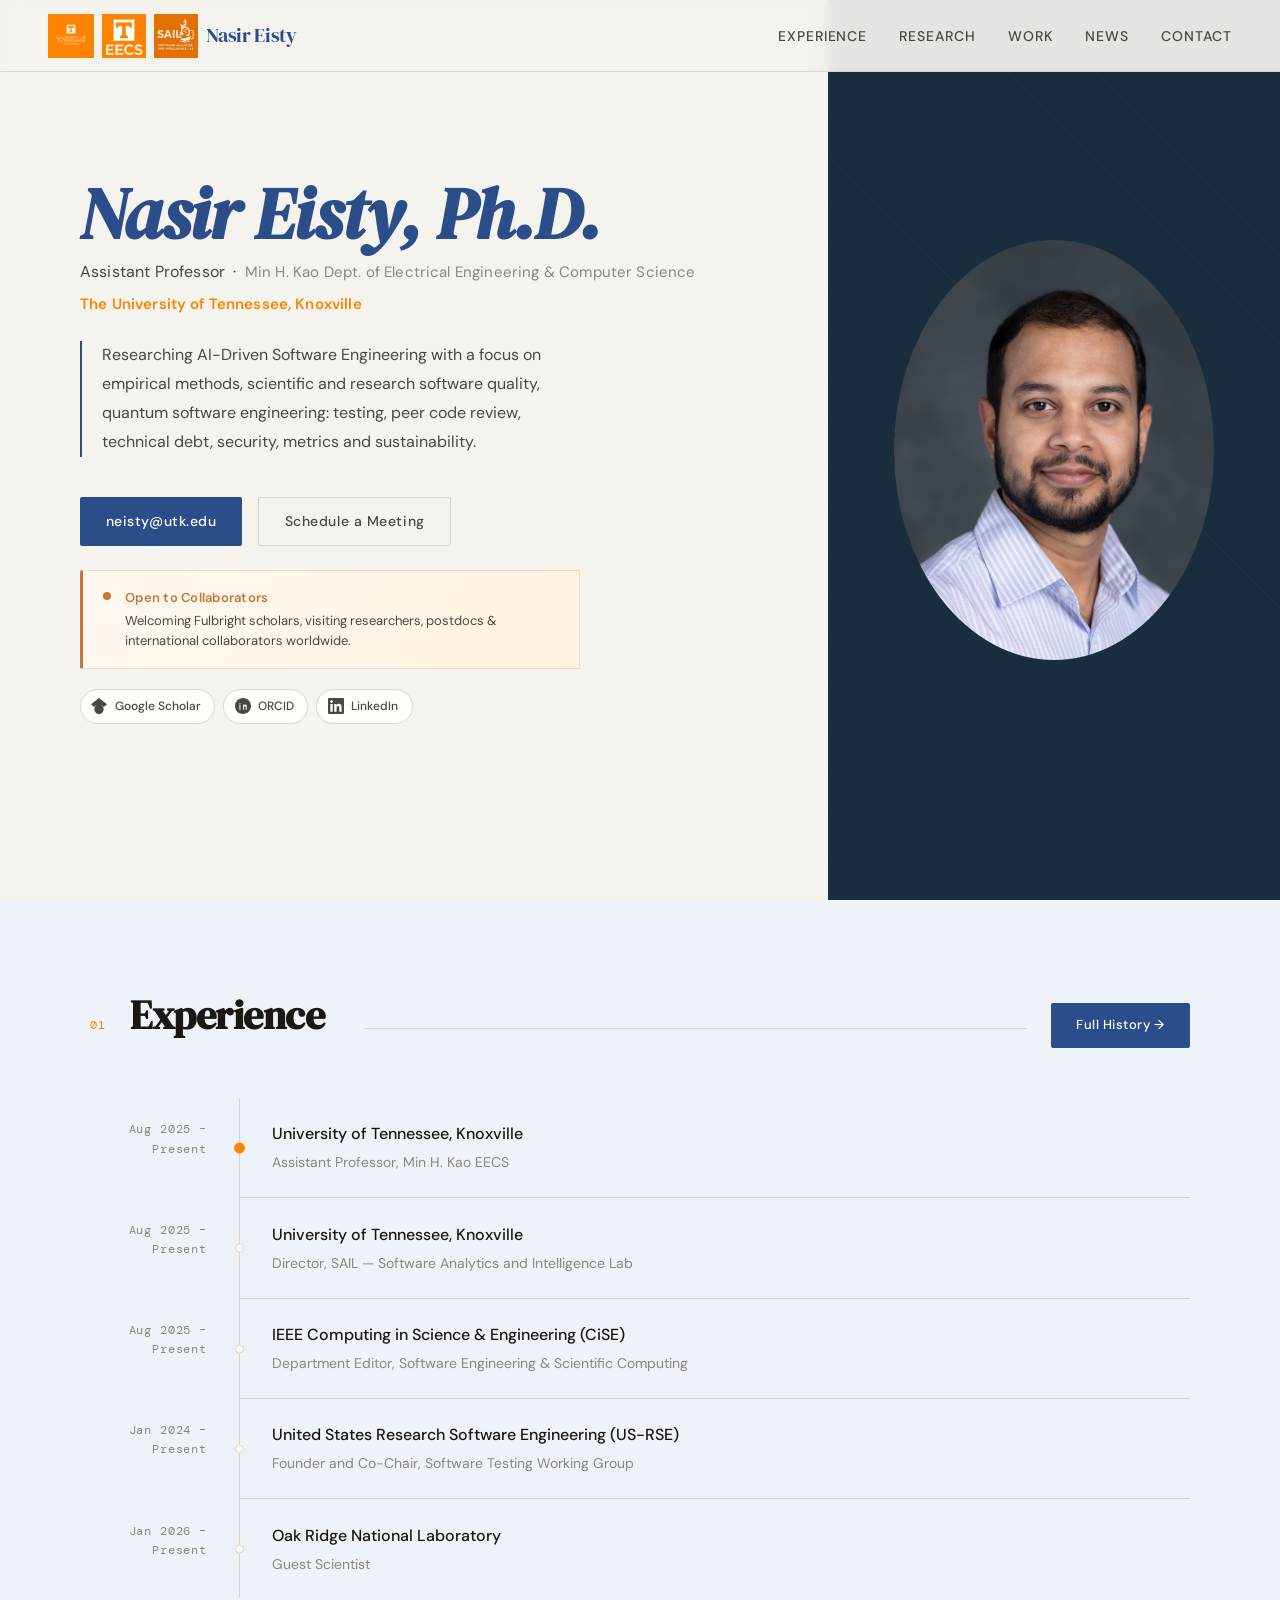
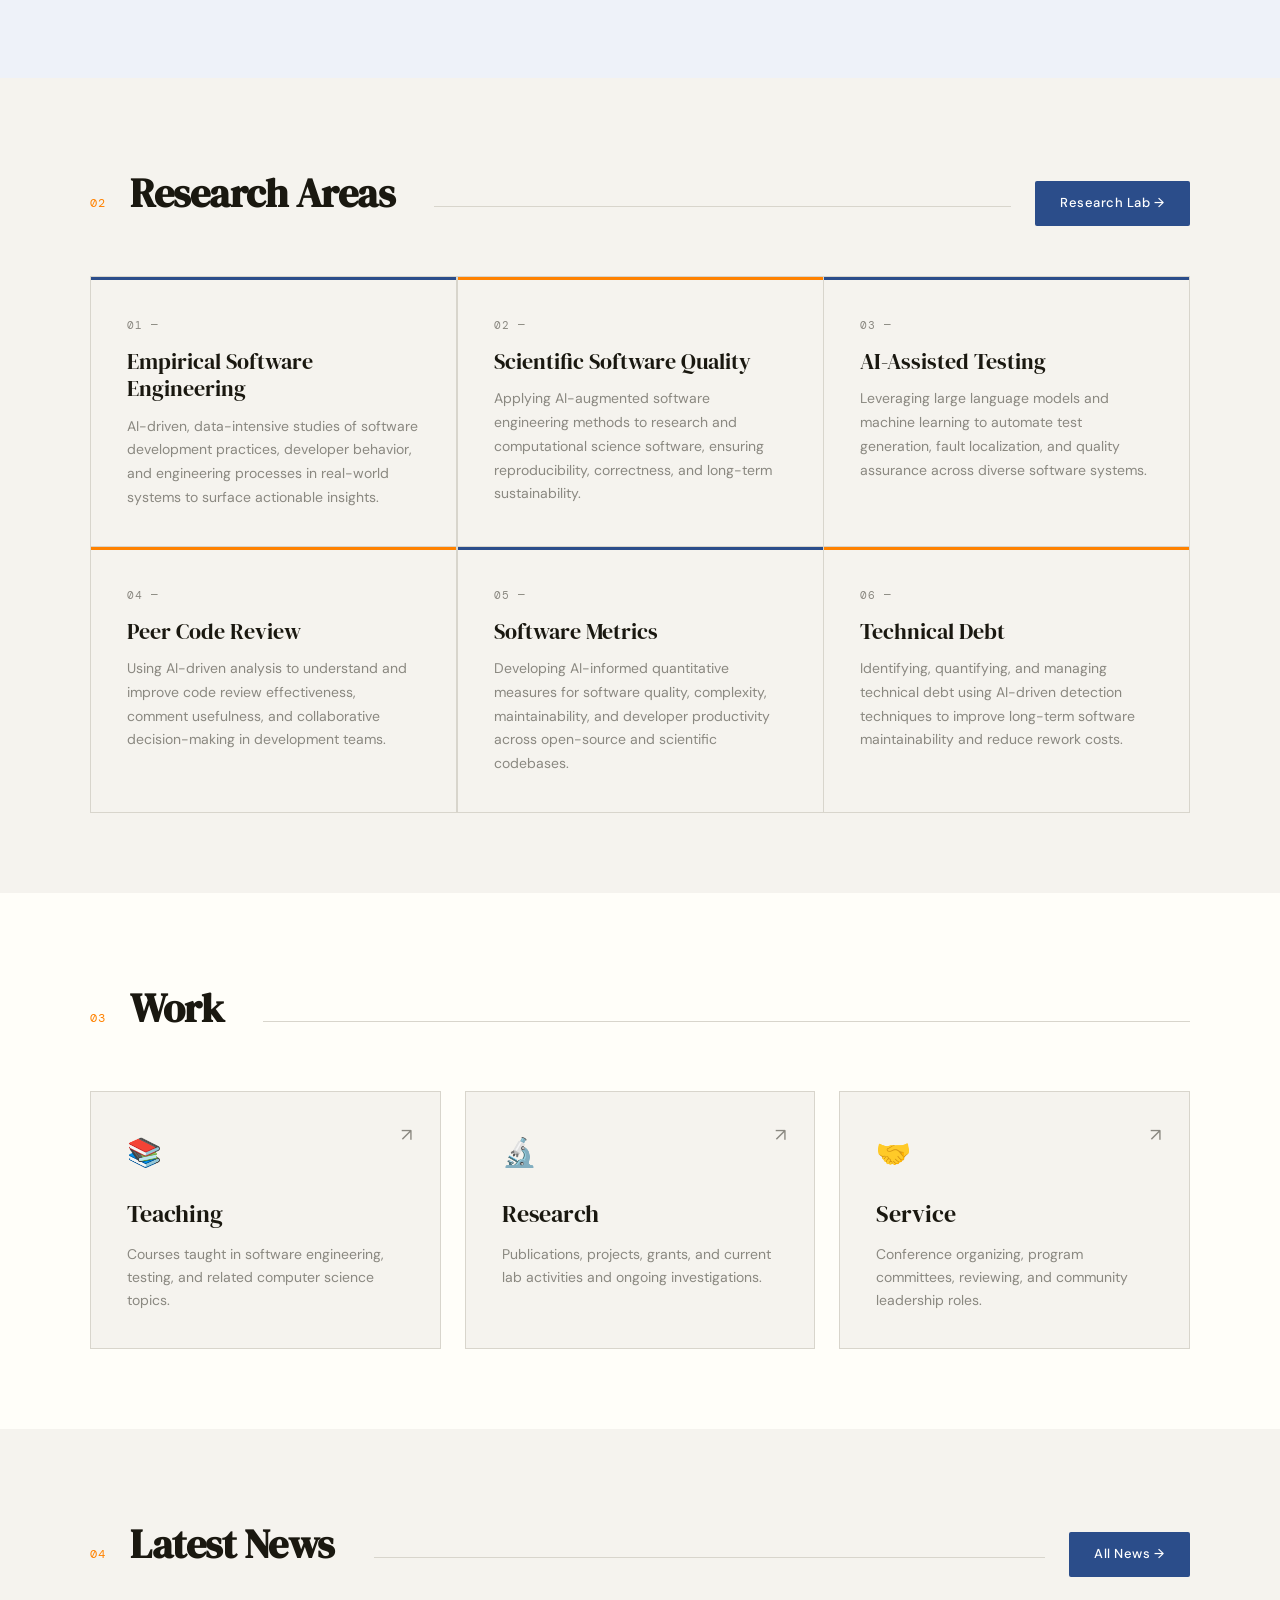
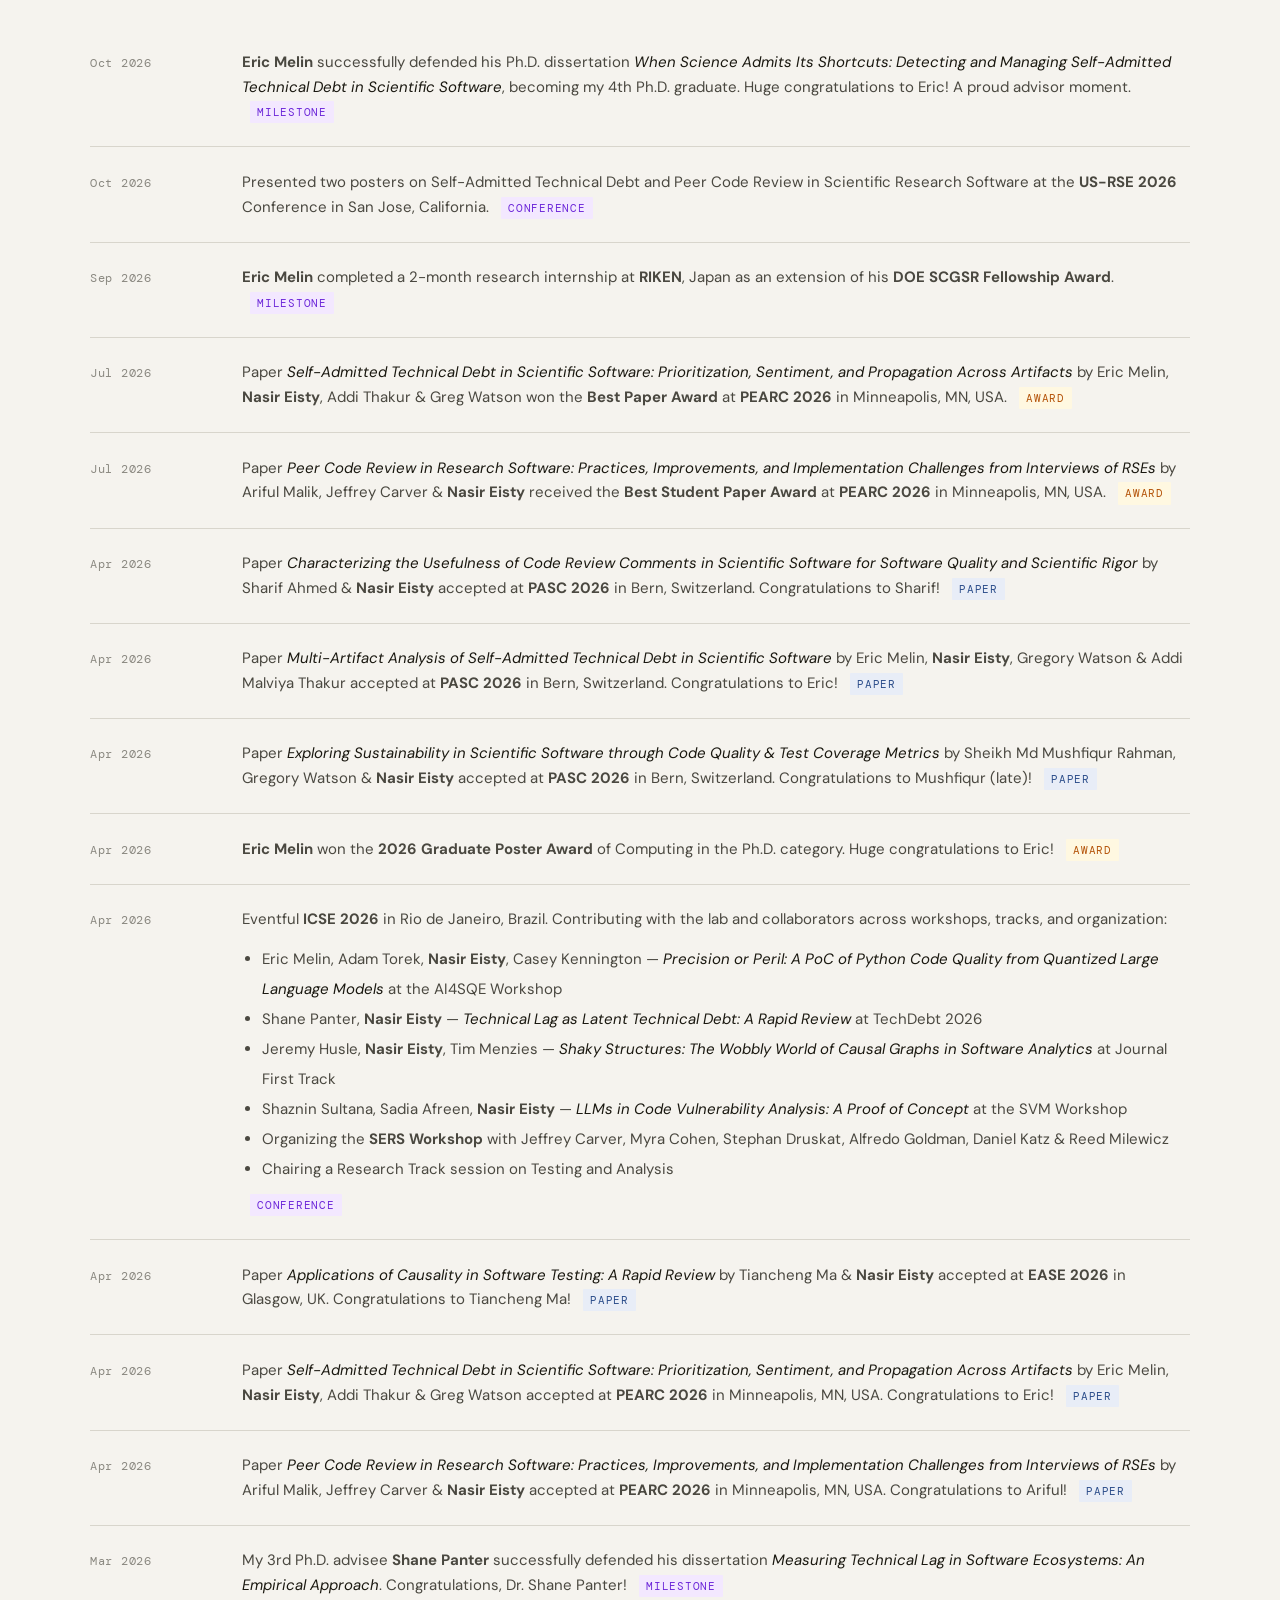
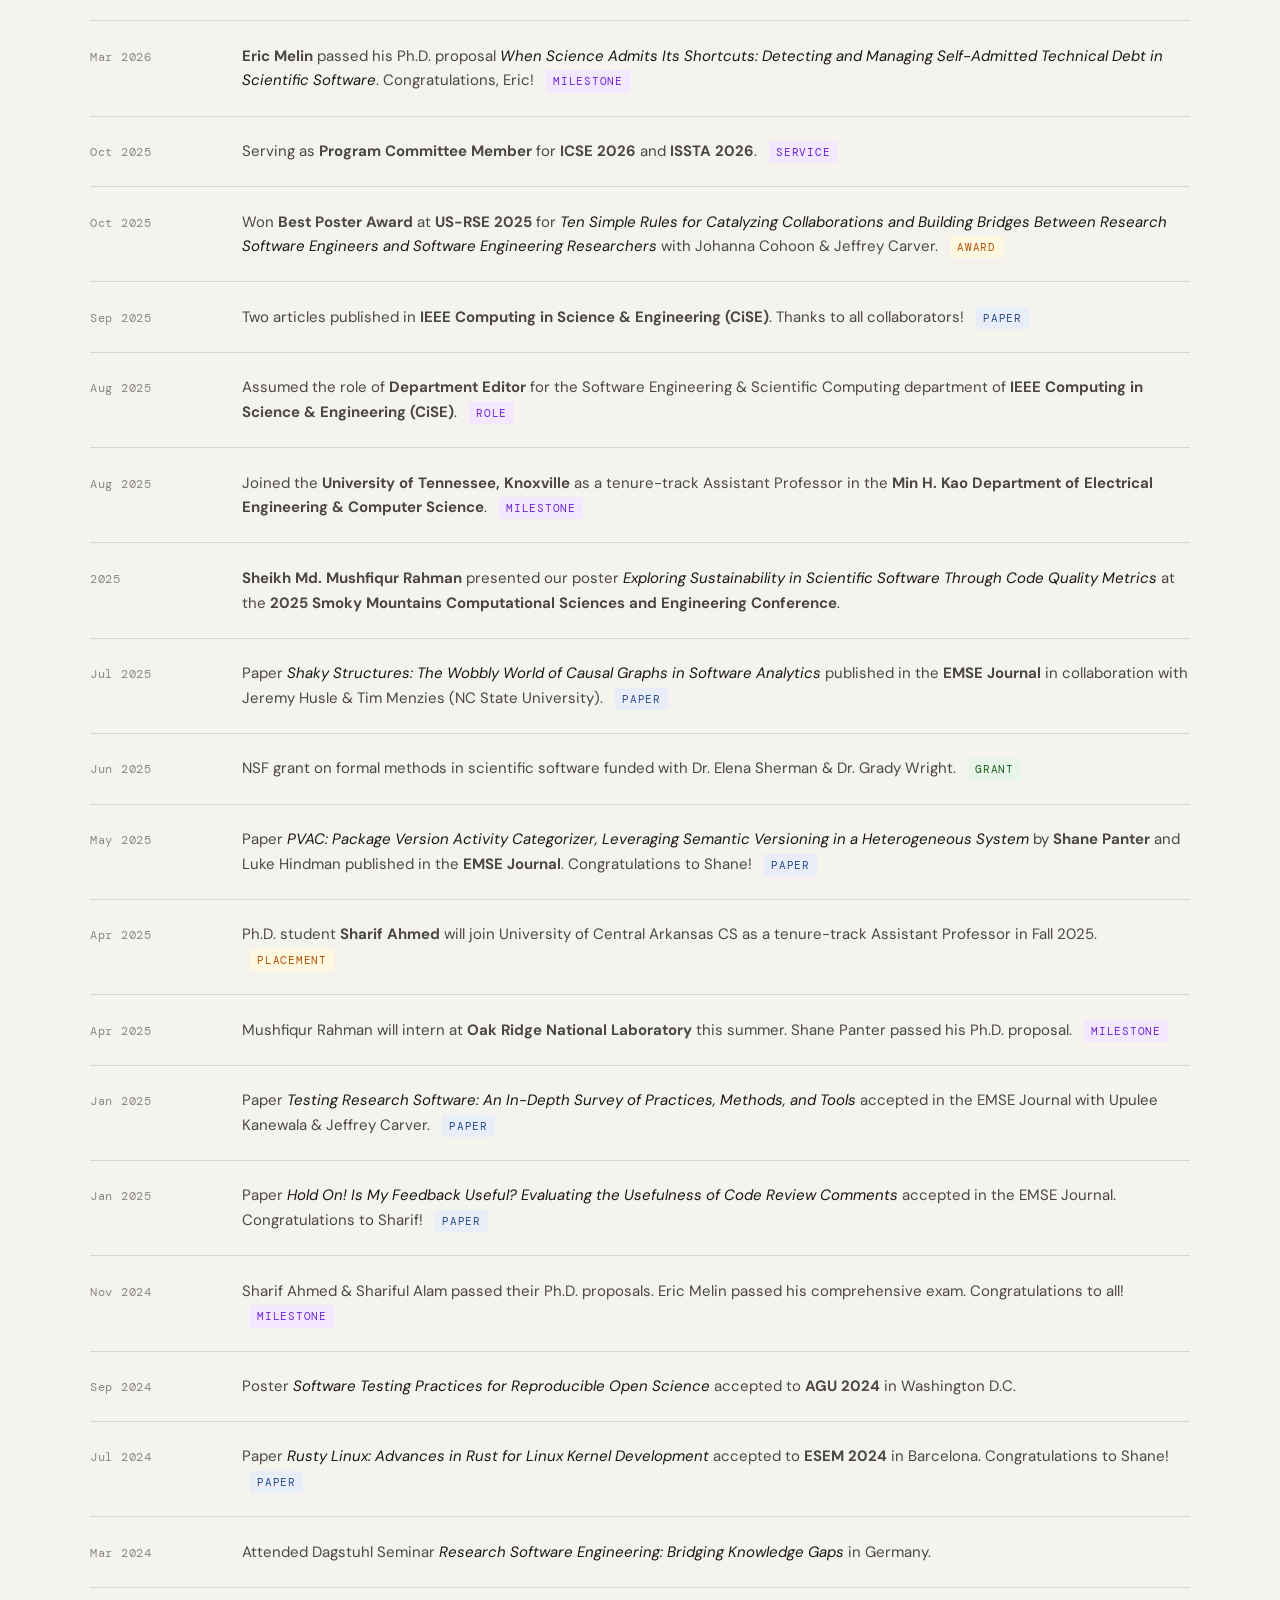
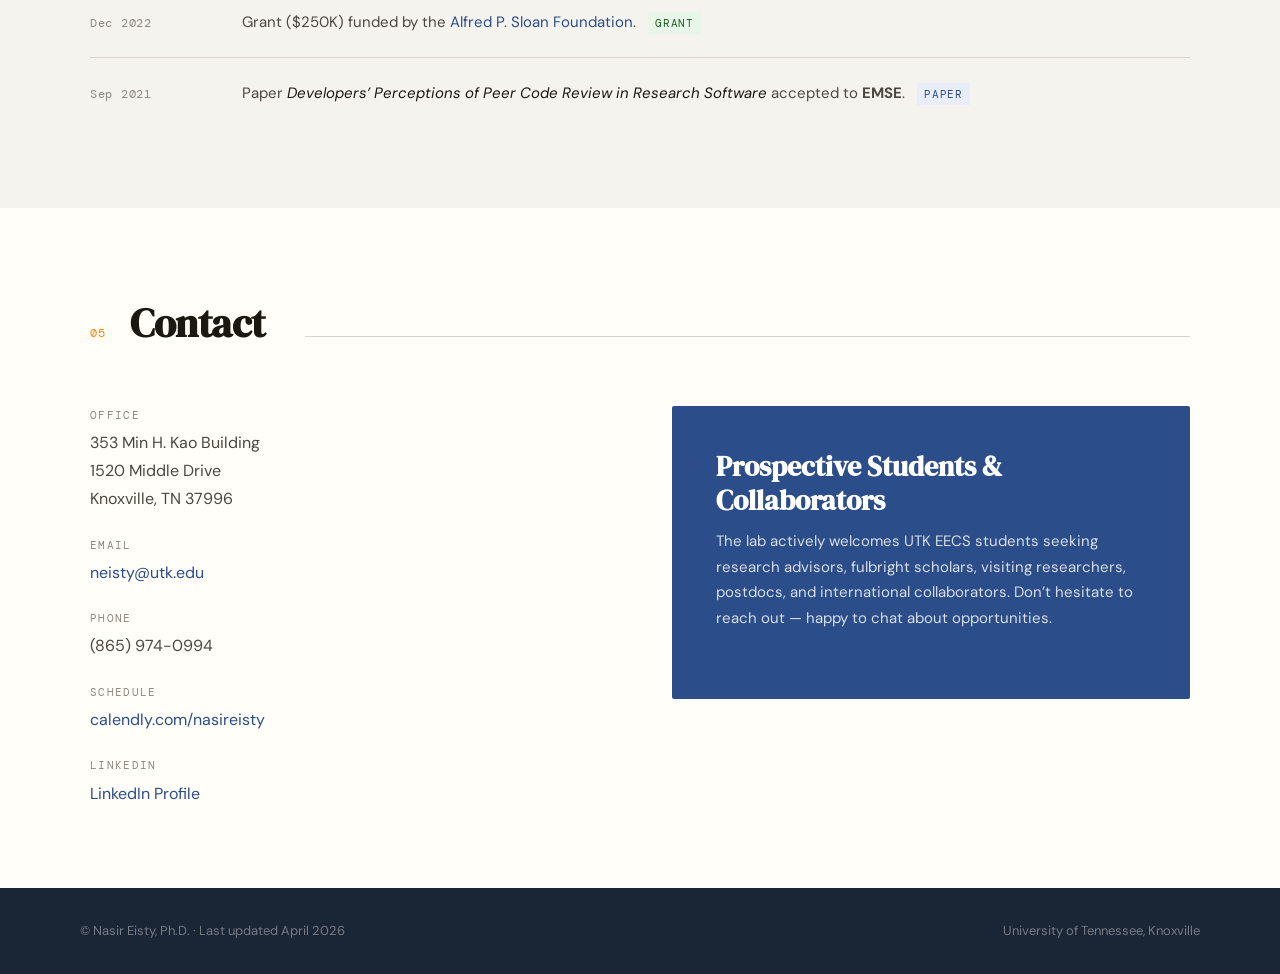
<file: index.html>
<!DOCTYPE HTML>
<html lang="en">
<head>
  <meta charset="utf-8" />
  <meta name="viewport" content="width=device-width, initial-scale=1, user-scalable=no" />
  <title>Nasir Eisty, Ph.D.</title>
  <meta name="description" content="Assistant Professor at the University of Tennessee, Knoxville. Research in Software Engineering, Empirical SE, and Scientific Software." />
  <link rel="preconnect" href="https://fonts.googleapis.com">
  <link rel="preconnect" href="https://fonts.gstatic.com" crossorigin>
  <link href="https://fonts.googleapis.com/css2?family=DM+Serif+Display:ital@0;1&family=DM+Sans:wght@300;400;500&family=DM+Mono:wght@400;500&display=swap" rel="stylesheet">
  <link rel="stylesheet" href="assets/css/fontawesome-all.min.css" />
  <link rel="stylesheet" href="assets/css/modern.css" />
</head>
<body>

  <!-- Navigation -->
  <nav>
    <div class="nav-logo">
      <a href="https://www.utk.edu/" target="_blank"><img src="UTK Logo.png" class="utk-logo-nav" alt="University of Tennessee, Knoxville" /></a>
      <a href="https://eecs.utk.edu/" target="_blank"><img src="UTK EECS Logo.png" class="utk-logo-nav" alt="UTK EECS" /></a>
      <a href="research.html"><img src="SAIL.png" class="sail-logo-nav" alt="SAIL Lab" /></a>
      <a href="#hero" class="nav-logo-text">Nasir Eisty</a>
    </div>
    <ul class="nav-links">
      <li><a href="#experience">Experience</a></li>
      <li><a href="#research">Research</a></li>
      <li><a href="#work">Work</a></li>
      <li><a href="#news">News</a></li>
      <li><a href="#contact">Contact</a></li>
    </ul>
    <button class="nav-toggle" aria-label="Toggle navigation">
      <span></span><span></span><span></span>
    </button>
  </nav>

  <!-- Hero -->
  <section class="hero" id="hero" style="padding:0;">
    <div class="hero-left">
      <h1 class="hero-name fade-up d1">Nasir Eisty, Ph.D.</h1>
      <p class="hero-subtitle fade-up d2">Assistant Professor
         &nbsp;&middot;&nbsp; <a href="https://www.eecs.utk.edu" target="_blank">Min H. Kao Dept. of Electrical Engineering &amp; Computer Science</a></p>
      <p class="hero-utk-text fade-up d3">The University of Tennessee, Knoxville</p>
      <p class="hero-bio fade-up d5">
        Researching AI-Driven Software Engineering with a focus on empirical methods, scientific and research software quality, quantum software engineering:
        testing, peer code review, technical debt, security, metrics and sustainability.
      </p>
      <div class="hero-actions fade-up d5">
        <a href="mailto:neisty@utk.edu" class="btn btn-primary">neisty@utk.edu</a>
        <a href="https://calendly.com/nasireisty" class="btn btn-outline" target="_blank">Schedule a Meeting</a>
      </div>
      <div class="hero-welcome fade-up d5">
        <div class="welcome-dot"></div>
        <div class="welcome-body">
          <span class="welcome-title">Open to Collaborators</span>
          <span class="welcome-text">Welcoming Fulbright scholars, visiting researchers, postdocs &amp; international collaborators worldwide.</span>
        </div>
      </div>
      <div class="hero-social fade-up d5">
        <a href="https://scholar.google.com/citations?hl=en&user=fUKIcJIAAAAJ&view_op=list_works&sortby=pubdate" class="social-btn scholar" target="_blank">
          <svg viewBox="0 0 24 24" xmlns="http://www.w3.org/2000/svg"><path d="M12 24a7 7 0 1 1 0-14 7 7 0 0 1 0 14zm0-24L0 9.5l4.838 3.94A8 8 0 0 1 12 10a8 8 0 0 1 7.162 3.44L24 9.5z"/></svg>
          <span>Google Scholar</span>
        </a>
        <a href="https://orcid.org/0000-0001-5228-4664" class="social-btn orcid" target="_blank">
          <svg viewBox="0 0 256 256" xmlns="http://www.w3.org/2000/svg"><path d="M128 0C57.3 0 0 57.3 0 128s57.3 128 128 128 128-57.3 128-128S198.7 0 128 0zM86.3 186.2H70.9V105.2h15.4v81zm-7.7-92.3c-5.4 0-9.7-4.4-9.7-9.7s4.4-9.7 9.7-9.7 9.7 4.4 9.7 9.7-4.3 9.7-9.7 9.7zm108.1 92.3h-15.4v-38.3c0-9.9-3.8-16.7-12.4-16.7-6.6 0-10.5 4.5-12.2 8.8-.6 1.6-.8 3.7-.8 5.9v40.3h-15.4v-81h15.4v13.4c2.5-5.1 9-12.9 19.8-12.9 14.4 0 23 9.4 23 29.6v51z"/></svg>
          <span>ORCID</span>
        </a>
        <a href="https://www.linkedin.com/in/nasir-eisty-492830a9/" class="social-btn linkedin" target="_blank">
          <svg viewBox="0 0 24 24" xmlns="http://www.w3.org/2000/svg"><path d="M20.447 20.452h-3.554v-5.569c0-1.328-.027-3.037-1.852-3.037-1.853 0-2.136 1.445-2.136 2.939v5.667H9.351V9h3.414v1.561h.046c.477-.9 1.637-1.85 3.37-1.85 3.601 0 4.267 2.37 4.267 5.455v6.286zM5.337 7.433c-1.144 0-2.063-.926-2.063-2.065 0-1.138.92-2.063 2.063-2.063 1.14 0 2.064.925 2.064 2.063 0 1.139-.925 2.065-2.064 2.065zm1.782 13.019H3.555V9h3.564v11.452zM22.225 0H1.771C.792 0 0 .774 0 1.729v20.542C0 23.227.792 24 1.771 24h20.451C23.2 24 24 23.227 24 22.271V1.729C24 .774 23.2 0 22.222 0h.003z"/></svg>
          <span>LinkedIn</span>
        </a>
      </div>
    </div>
    <div class="hero-right">
      <div class="hero-pattern"></div>
      <div class="hero-photo-wrap">
        <img src="images/pro-pic3.jpg" alt="Nasir Eisty, Ph.D." class="hero-photo" />
      </div>
    </div>
  </section>

  <!-- Experience -->
  <section id="experience" style="background: var(--bg-blue);">
    <div class="section-inner">
      <div class="section-header">
        <span class="section-num">01</span>
        <h2>Experience</h2>
        <div class="rule"></div>
        <a href="experience.html" class="btn btn-primary" style="white-space:nowrap; font-size:13px;" target="_blank">Full History &rarr;</a>
      </div>
      <div class="timeline">
        <div class="tl-item">
          <div class="tl-date">Aug 2025 &ndash;<br>Present</div>
          <div class="tl-content">
            <div class="tl-org">University of Tennessee, Knoxville</div>
            <div class="tl-role">Assistant Professor, Min H. Kao EECS</div>
          </div>
        </div>
        <div class="tl-item">
          <div class="tl-date">Aug 2025 &ndash;<br>Present</div>
          <div class="tl-content">
            <div class="tl-org">University of Tennessee, Knoxville</div>
            <div class="tl-role">Director, SAIL &mdash; Software Analytics and Intelligence Lab</div>
          </div>
        </div>
        <div class="tl-item">
          <div class="tl-date">Aug 2025 &ndash;<br>Present</div>
          <div class="tl-content">
            <div class="tl-org">IEEE Computing in Science &amp; Engineering (CiSE)</div>
            <div class="tl-role">Department Editor, Software Engineering &amp; Scientific Computing</div>
          </div>
        </div>
		<div class="tl-item">
          <div class="tl-date">Jan 2024 &ndash;<br>Present</div>
          <div class="tl-content">
            <div class="tl-org">United States Research Software Engineering (US-RSE)</div>
            <div class="tl-role">Founder and Co-Chair, Software Testing Working Group</div>
          </div>
        </div>
        <div class="tl-item">
          <div class="tl-date">Jan 2026 &ndash;<br>Present</div>
          <div class="tl-content">
            <div class="tl-org">Oak Ridge National Laboratory</div>
            <div class="tl-role">Guest Scientist</div>
          </div>
        </div>
      </div>
    </div>
  </section>

  <!-- Research Areas -->
  <section id="research">
    <div class="section-inner">
      <div class="section-header">
        <span class="section-num">02</span>
        <h2>Research Areas</h2>
        <div class="rule"></div>
        <a href="research.html" class="btn btn-primary" style="white-space:nowrap; font-size:13px;" target="_blank">Research Lab &rarr;</a>
      </div>
      <div class="research-grid">
        <div class="research-card">
          <div class="research-num">01 &mdash;</div>
          <div class="research-title">Empirical Software Engineering</div>
          <div class="research-desc">AI-driven, data-intensive studies of software development practices, developer behavior, and engineering processes in real-world systems to surface actionable insights.</div>
        </div>
        <div class="research-card">
          <div class="research-num">02 &mdash;</div>
          <div class="research-title">Scientific Software Quality</div>
          <div class="research-desc">Applying AI-augmented software engineering methods to research and computational science software, ensuring reproducibility, correctness, and long-term sustainability.</div>
        </div>
        <div class="research-card">
          <div class="research-num">03 &mdash;</div>
          <div class="research-title">AI-Assisted Testing</div>
          <div class="research-desc">Leveraging large language models and machine learning to automate test generation, fault localization, and quality assurance across diverse software systems.</div>
        </div>
        <div class="research-card">
          <div class="research-num">04 &mdash;</div>
          <div class="research-title">Peer Code Review</div>
          <div class="research-desc">Using AI-driven analysis to understand and improve code review effectiveness, comment usefulness, and collaborative decision-making in development teams.</div>
        </div>
        <div class="research-card">
          <div class="research-num">05 &mdash;</div>
          <div class="research-title">Software Metrics</div>
          <div class="research-desc">Developing AI-informed quantitative measures for software quality, complexity, maintainability, and developer productivity across open-source and scientific codebases.</div>
        </div>
        <div class="research-card">
          <div class="research-num">06 &mdash;</div>
          <div class="research-title">Technical Debt</div>
          <div class="research-desc">Identifying, quantifying, and managing technical debt using AI-driven detection techniques to improve long-term software maintainability and reduce rework costs.</div>
        </div>
      </div>
    </div>
  </section>

  <!-- Work -->
  <section id="work" style="background: var(--bg-card);">
    <div class="section-inner">
      <div class="section-header">
        <span class="section-num">03</span>
        <h2>Work</h2>
        <div class="rule"></div>
      </div>
      <div class="work-grid">
        <a href="teaching.html" class="work-card" target="_blank">
          <span class="work-icon">&#x1F4DA;</span>
          <div class="work-label">Teaching</div>
          <div class="work-desc">Courses taught in software engineering, testing, and related computer science topics.</div>
          <span class="work-arrow">&nearr;</span>
        </a>
        <a href="research.html" class="work-card" target="_blank">
          <span class="work-icon">&#x1F52C;</span>
          <div class="work-label">Research</div>
          <div class="work-desc">Publications, projects, grants, and current lab activities and ongoing investigations.</div>
          <span class="work-arrow">&nearr;</span>
        </a>
        <a href="service.html" class="work-card" target="_blank">
          <span class="work-icon">&#x1F91D;</span>
          <div class="work-label">Service</div>
          <div class="work-desc">Conference organizing, program committees, reviewing, and community leadership roles.</div>
          <span class="work-arrow">&nearr;</span>
        </a>
      </div>
    </div>
  </section>

  <!-- News -->
  <section id="news">
    <div class="section-inner">
      <div class="section-header">
        <span class="section-num">04</span>
        <h2>Latest News</h2>
        <div class="rule"></div>
        <a href="news.html" class="btn btn-primary" style="white-space:nowrap; font-size:13px;" target="_blank">All News &rarr;</a>
      </div>
      <div class="news-list">

        <div class="news-item">
          <div class="news-date">Oct 2026</div>
          <div class="news-text">
            <strong>Eric Melin</strong> successfully defended his Ph.D. dissertation
            <span class="highlight">When Science Admits Its Shortcuts: Detecting and Managing Self-Admitted Technical Debt in Scientific Software</span>,
            becoming my 4th Ph.D. graduate.
            Huge congratulations to Eric! A proud advisor moment.
            <span class="news-tag tag-milestone">Milestone</span>
          </div>
        </div>

        <div class="news-item">
          <div class="news-date">Oct 2026</div>
          <div class="news-text">
            Presented two posters on Self-Admitted Technical Debt and Peer Code Review in Scientific Research Software at the <strong>US-RSE 2026</strong> Conference in San Jose, California.
            <span class="news-tag tag-milestone">Conference</span>
          </div>
        </div>

        <div class="news-item">
          <div class="news-date">Sep 2026</div>
          <div class="news-text">
            <strong>Eric Melin</strong> completed a 2-month research internship at <strong>RIKEN</strong>, Japan as an extension of his <strong>DOE SCGSR Fellowship Award</strong>.
            <span class="news-tag tag-milestone">Milestone</span>
          </div>
        </div>

        <div class="news-item">
          <div class="news-date">Jul 2026</div>
          <div class="news-text">
            Paper <span class="highlight">Self-Admitted Technical Debt in Scientific Software: Prioritization, Sentiment, and Propagation Across Artifacts</span>
            by Eric Melin, <strong>Nasir Eisty</strong>, Addi Thakur &amp; Greg Watson won the <strong>Best Paper Award</strong> at <strong>PEARC 2026</strong> in Minneapolis, MN, USA.
            <span class="news-tag tag-award">Award</span>
          </div>
        </div>

        <div class="news-item">
          <div class="news-date">Jul 2026</div>
          <div class="news-text">
            Paper <span class="highlight">Peer Code Review in Research Software: Practices, Improvements, and Implementation Challenges from Interviews of RSEs</span>
            by Ariful Malik, Jeffrey Carver &amp; <strong>Nasir Eisty</strong> received the <strong>Best Student Paper Award</strong> at <strong>PEARC 2026</strong> in Minneapolis, MN, USA.
            <span class="news-tag tag-award">Award</span>
          </div>
        </div>

        <div class="news-item">
          <div class="news-date">Apr 2026</div>
          <div class="news-text">
            Paper <span class="highlight">Characterizing the Usefulness of Code Review Comments in Scientific Software for Software Quality and Scientific Rigor</span>
            by Sharif Ahmed &amp; <strong>Nasir Eisty</strong> accepted at <strong>PASC 2026</strong> in Bern, Switzerland.
            Congratulations to Sharif!
            <span class="news-tag tag-paper">Paper</span>
          </div>
        </div>

        <div class="news-item">
          <div class="news-date">Apr 2026</div>
          <div class="news-text">
            Paper <span class="highlight">Multi-Artifact Analysis of Self-Admitted Technical Debt in Scientific Software</span>
            by Eric Melin, <strong>Nasir Eisty</strong>, Gregory Watson &amp; Addi Malviya Thakur accepted at <strong>PASC 2026</strong> in Bern, Switzerland.
            Congratulations to Eric!
            <span class="news-tag tag-paper">Paper</span>
          </div>
        </div>

        <div class="news-item">
          <div class="news-date">Apr 2026</div>
          <div class="news-text">
            Paper <span class="highlight">Exploring Sustainability in Scientific Software through Code Quality &amp; Test Coverage Metrics</span>
            by Sheikh Md Mushfiqur Rahman, Gregory Watson &amp; <strong>Nasir Eisty</strong> accepted at <strong>PASC 2026</strong> in Bern, Switzerland.
            Congratulations to Mushfiqur (late)!
            <span class="news-tag tag-paper">Paper</span>
          </div>
        </div>

        <div class="news-item">
          <div class="news-date">Apr 2026</div>
          <div class="news-text">
            <strong>Eric Melin</strong> won the <strong>2026 Graduate Poster Award </strong> of Computing in the Ph.D. category.
            Huge congratulations to Eric!
            <span class="news-tag tag-award">Award</span>
          </div>
        </div>

        <div class="news-item">
          <div class="news-date">Apr 2026</div>
          <div class="news-text">
            Eventful <strong>ICSE 2026</strong> in Rio de Janeiro, Brazil. Contributing with the lab and collaborators across workshops, tracks, and organization:
            <ul style="margin: 0.75rem 0 0.5rem 1.25rem; line-height: 2;">
              <li>Eric Melin, Adam Torek, <strong>Nasir Eisty</strong>, Casey Kennington &mdash; <span class="highlight">Precision or Peril: A PoC of Python Code Quality from Quantized Large Language Models</span> at the AI4SQE Workshop</li>
              <li>Shane Panter, <strong>Nasir Eisty</strong> &mdash; <span class="highlight">Technical Lag as Latent Technical Debt: A Rapid Review</span> at TechDebt 2026</li>
              <li>Jeremy Husle, <strong>Nasir Eisty</strong>, Tim Menzies &mdash; <span class="highlight">Shaky Structures: The Wobbly World of Causal Graphs in Software Analytics</span> at Journal First Track</li>
              <li>Shaznin Sultana, Sadia Afreen, <strong>Nasir Eisty</strong> &mdash; <span class="highlight">LLMs in Code Vulnerability Analysis: A Proof of Concept</span> at the SVM Workshop</li>
              <li>Organizing the <strong>SERS Workshop</strong> with Jeffrey Carver, Myra Cohen, Stephan Druskat, Alfredo Goldman, Daniel Katz &amp; Reed Milewicz</li>
              <li>Chairing a Research Track session on Testing and Analysis</li>
            </ul>
            <span class="news-tag tag-milestone">Conference</span>
          </div>
        </div>

        <div class="news-item">
          <div class="news-date">Apr 2026</div>
          <div class="news-text">
            Paper <span class="highlight">Applications of Causality in Software Testing: A Rapid Review</span>
            by Tiancheng Ma &amp; <strong>Nasir Eisty</strong> accepted at <strong>EASE 2026</strong> in Glasgow, UK.
            Congratulations to Tiancheng Ma!
            <span class="news-tag tag-paper">Paper</span>
          </div>
        </div>

        <div class="news-item">
          <div class="news-date">Apr 2026</div>
          <div class="news-text">
            Paper <span class="highlight">Self-Admitted Technical Debt in Scientific Software: Prioritization, Sentiment, and Propagation Across Artifacts</span>
            by Eric Melin, <strong>Nasir Eisty</strong>, Addi Thakur &amp; Greg Watson accepted at <strong>PEARC 2026</strong> in Minneapolis, MN, USA.
            Congratulations to Eric!
            <span class="news-tag tag-paper">Paper</span>
          </div>
        </div>

        <div class="news-item">
          <div class="news-date">Apr 2026</div>
          <div class="news-text">
            Paper <span class="highlight">Peer Code Review in Research Software: Practices, Improvements, and Implementation Challenges from Interviews of RSEs</span>
            by Ariful Malik, Jeffrey Carver &amp; <strong>Nasir Eisty</strong> accepted at <strong>PEARC 2026</strong> in Minneapolis, MN, USA.
            Congratulations to Ariful!
            <span class="news-tag tag-paper">Paper</span>
          </div>
        </div>

        <div class="news-item">
          <div class="news-date">Mar 2026</div>
          <div class="news-text">
            My 3rd Ph.D. advisee <strong>Shane Panter</strong> successfully defended his dissertation
            <span class="highlight">Measuring Technical Lag in Software Ecosystems: An Empirical Approach</span>.
            Congratulations, Dr. Shane Panter!
            <span class="news-tag tag-milestone">Milestone</span>
          </div>
        </div>

        <div class="news-item">
          <div class="news-date">Mar 2026</div>
          <div class="news-text">
            <strong>Eric Melin</strong> passed his Ph.D. proposal
            <span class="highlight">When Science Admits Its Shortcuts: Detecting and Managing Self-Admitted Technical Debt in Scientific Software</span>.
            Congratulations, Eric!
            <span class="news-tag tag-milestone">Milestone</span>
          </div>
        </div>

        <div class="news-item">
          <div class="news-date">Oct 2025</div>
          <div class="news-text">
            Serving as <strong>Program Committee Member</strong> for <strong>ICSE 2026</strong> and <strong>ISSTA 2026</strong>.
            <span class="news-tag tag-milestone">Service</span>
          </div>
        </div>

        <div class="news-item">
          <div class="news-date">Oct 2025</div>
          <div class="news-text">
            Won <strong>Best Poster Award</strong> at <strong>US-RSE 2025</strong> for
            <span class="highlight">Ten Simple Rules for Catalyzing Collaborations and Building Bridges Between Research Software Engineers and Software Engineering Researchers</span>
            with Johanna Cohoon &amp; Jeffrey Carver.
            <span class="news-tag tag-award">Award</span>
          </div>
        </div>

        <div class="news-item">
          <div class="news-date">Sep 2025</div>
          <div class="news-text">
            Two articles published in <strong>IEEE Computing in Science &amp; Engineering (CiSE)</strong>. Thanks to all collaborators!
            <span class="news-tag tag-paper">Paper</span>
          </div>
        </div>

        <div class="news-item">
          <div class="news-date">Aug 2025</div>
          <div class="news-text">
            Assumed the role of <strong>Department Editor</strong> for the Software Engineering &amp; Scientific Computing department of <strong>IEEE Computing in Science &amp; Engineering (CiSE)</strong>.
            <span class="news-tag tag-milestone">Role</span>
          </div>
        </div>

        <div class="news-item">
          <div class="news-date">Aug 2025</div>
          <div class="news-text">
            Joined the <strong>University of Tennessee, Knoxville</strong> as a tenure-track Assistant Professor in the
            <strong>Min H. Kao Department of Electrical Engineering &amp; Computer Science</strong>.
            <span class="news-tag tag-milestone">Milestone</span>
          </div>
        </div>

        <div class="news-item">
          <div class="news-date">2025</div>
          <div class="news-text">
            <strong>Sheikh Md. Mushfiqur Rahman</strong> presented our poster
            <span class="highlight">Exploring Sustainability in Scientific Software Through Code Quality Metrics</span>
            at the <strong>2025 Smoky Mountains Computational Sciences and Engineering Conference</strong>.
          </div>
        </div>

        <div class="news-item">
          <div class="news-date">Jul 2025</div>
          <div class="news-text">
            Paper <span class="highlight">Shaky Structures: The Wobbly World of Causal Graphs in Software Analytics</span>
            published in the <strong>EMSE Journal</strong> in collaboration with Jeremy Husle &amp; Tim Menzies (NC State University).
            <span class="news-tag tag-paper">Paper</span>
          </div>
        </div>

        <div class="news-item">
          <div class="news-date">Jun 2025</div>
          <div class="news-text">
            NSF grant on formal methods in scientific software funded with Dr. Elena Sherman &amp; Dr. Grady Wright.
            <span class="news-tag tag-grant">Grant</span>
          </div>
        </div>

        <div class="news-item">
          <div class="news-date">May 2025</div>
          <div class="news-text">
            Paper <span class="highlight">PVAC: Package Version Activity Categorizer, Leveraging Semantic Versioning in a Heterogeneous System</span>
            by <strong>Shane Panter</strong> and Luke Hindman published in the <strong>EMSE Journal</strong>.
            Congratulations to Shane!
            <span class="news-tag tag-paper">Paper</span>
          </div>
        </div>

        <div class="news-item">
          <div class="news-date">Apr 2025</div>
          <div class="news-text">
            Ph.D. student <strong>Sharif Ahmed</strong> will join University of Central Arkansas CS as a
            tenure-track Assistant Professor in Fall 2025.
            <span class="news-tag tag-award">Placement</span>
          </div>
        </div>

        <div class="news-item">
          <div class="news-date">Apr 2025</div>
          <div class="news-text">
            Mushfiqur Rahman will intern at <strong>Oak Ridge National Laboratory</strong> this summer.
            Shane Panter passed his Ph.D. proposal.
            <span class="news-tag tag-milestone">Milestone</span>
          </div>
        </div>

        <div class="news-item">
          <div class="news-date">Jan 2025</div>
          <div class="news-text">
            Paper <span class="highlight">Testing Research Software: An In-Depth Survey of Practices, Methods, and Tools</span>
            accepted in the EMSE Journal with Upulee Kanewala &amp; Jeffrey Carver.
            <span class="news-tag tag-paper">Paper</span>
          </div>
        </div>

        <div class="news-item">
          <div class="news-date">Jan 2025</div>
          <div class="news-text">
            Paper <span class="highlight">Hold On! Is My Feedback Useful? Evaluating the Usefulness of Code Review Comments</span>
            accepted in the EMSE Journal. Congratulations to Sharif!
            <span class="news-tag tag-paper">Paper</span>
          </div>
        </div>

        <div class="news-item">
          <div class="news-date">Nov 2024</div>
          <div class="news-text">
            Sharif Ahmed &amp; Shariful Alam passed their Ph.D. proposals. Eric Melin passed his comprehensive exam.
            Congratulations to all!
            <span class="news-tag tag-milestone">Milestone</span>
          </div>
        </div>

        <div class="news-item">
          <div class="news-date">Sep 2024</div>
          <div class="news-text">
            Poster <span class="highlight">Software Testing Practices for Reproducible Open Science</span>
            accepted to <strong>AGU 2024</strong> in Washington D.C.
          </div>
        </div>

        <div class="news-item">
          <div class="news-date">Jul 2024</div>
          <div class="news-text">
            Paper <span class="highlight">Rusty Linux: Advances in Rust for Linux Kernel Development</span>
            accepted to <strong>ESEM 2024</strong> in Barcelona. Congratulations to Shane!
            <span class="news-tag tag-paper">Paper</span>
          </div>
        </div>

        <div class="news-item">
          <div class="news-date">Mar 2024</div>
          <div class="news-text">
            Attended Dagstuhl Seminar <span class="highlight">Research Software Engineering: Bridging Knowledge Gaps</span> in Germany.
          </div>
        </div>

        <div class="news-item">
          <div class="news-date">Dec 2022</div>
          <div class="news-text">
            Grant ($250K) funded by the <a href="https://sloan.org/" target="_blank">Alfred P. Sloan Foundation</a>.
            <span class="news-tag tag-grant">Grant</span>
          </div>
        </div>

        <div class="news-item">
          <div class="news-date">Sep 2021</div>
          <div class="news-text">
            Paper <a href="https://link.springer.com/article/10.1007/s10664-021-10053-x" target="_blank">
              <span class="highlight">Developers&rsquo; Perceptions of Peer Code Review in Research Software</span></a>
            accepted to <strong>EMSE</strong>.
            <span class="news-tag tag-paper">Paper</span>
          </div>
        </div>

      </div>
    </div>
  </section>

  <!-- Contact -->
  <section id="contact" style="background: var(--bg-card);">
    <div class="section-inner">
      <div class="section-header">
        <span class="section-num">05</span>
        <h2>Contact</h2>
        <div class="rule"></div>
      </div>
      <div class="contact-grid">
        <dl class="contact-info">
          <dt>Office</dt>
          <dd>353 Min H. Kao Building<br>1520 Middle Drive<br>Knoxville, TN 37996</dd>
          <dt>Email</dt>
          <dd><a href="mailto:neisty@utk.edu">neisty@utk.edu</a></dd>
          <dt>Phone</dt>
          <dd>(865) 974-0994</dd>
          <dt>Schedule</dt>
          <dd><a href="https://calendly.com/nasireisty" target="_blank">calendly.com/nasireisty</a></dd>
          <dt>LinkedIn</dt>
          <dd><a href="https://www.linkedin.com/in/nasir-eisty-492830a9/" target="_blank">LinkedIn Profile</a></dd>
        </dl>
        <div class="cta-box">
          <h3>Prospective Students &amp; Collaborators</h3>
          <p>The lab actively welcomes UTK EECS students seeking research advisors, fulbright scholars,
            visiting researchers, postdocs, and international collaborators. Don&rsquo;t hesitate to reach
            out &mdash; happy to chat about opportunities.</p>
          <!--  <a href="announcement.html" class="btn-white" target="_blank">Learn More &rarr;</a> -->
        </div>
      </div>
    </div>
  </section>

  <!-- Footer -->
  <footer>
    <div>&copy; Nasir Eisty, Ph.D. &middot; Last updated April 2026</div>
    <div>University of Tennessee, Knoxville</div>
  </footer>

  <script>
    // Mobile nav toggle
    document.querySelector('.nav-toggle').addEventListener('click', () => {
      document.querySelector('.nav-links').classList.toggle('open');
    });
    document.querySelectorAll('.nav-links a').forEach(a => {
      a.addEventListener('click', () => document.querySelector('.nav-links').classList.remove('open'));
    });
  </script>

</body>
</html>
</file>
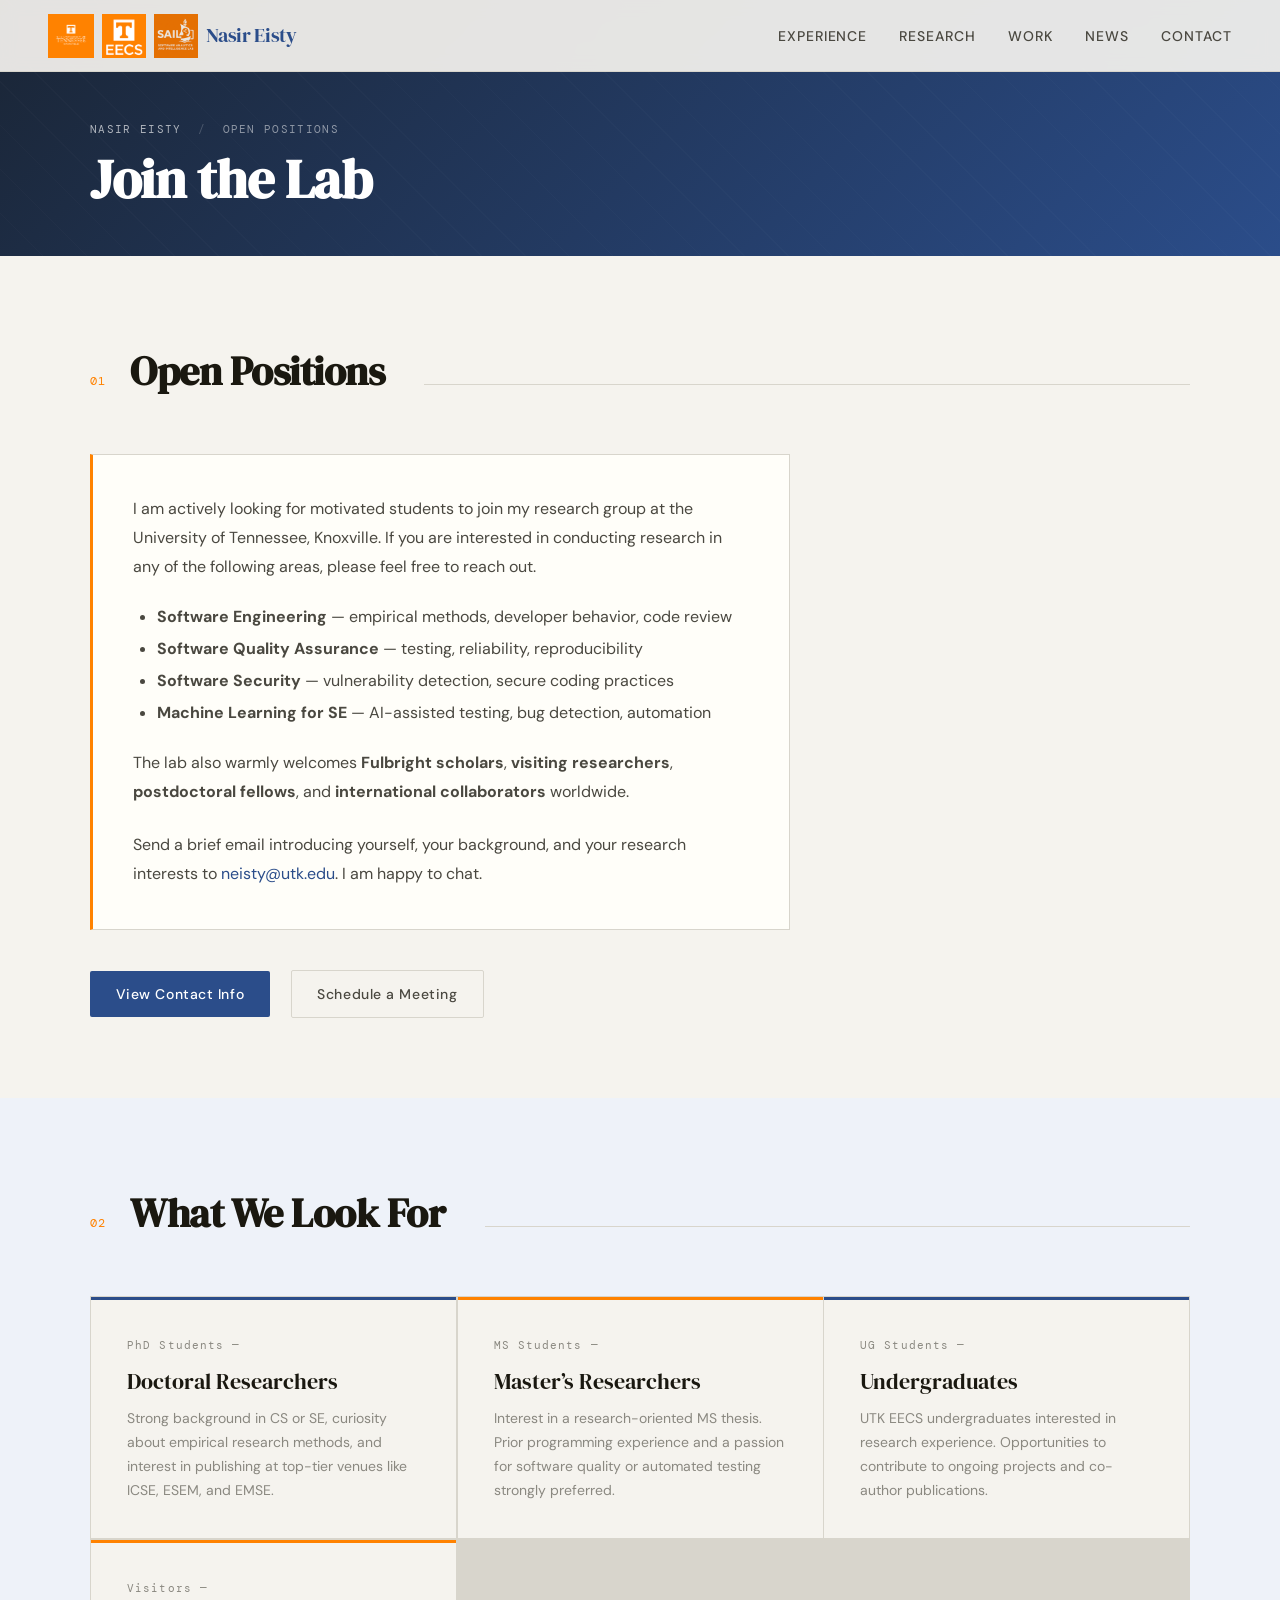
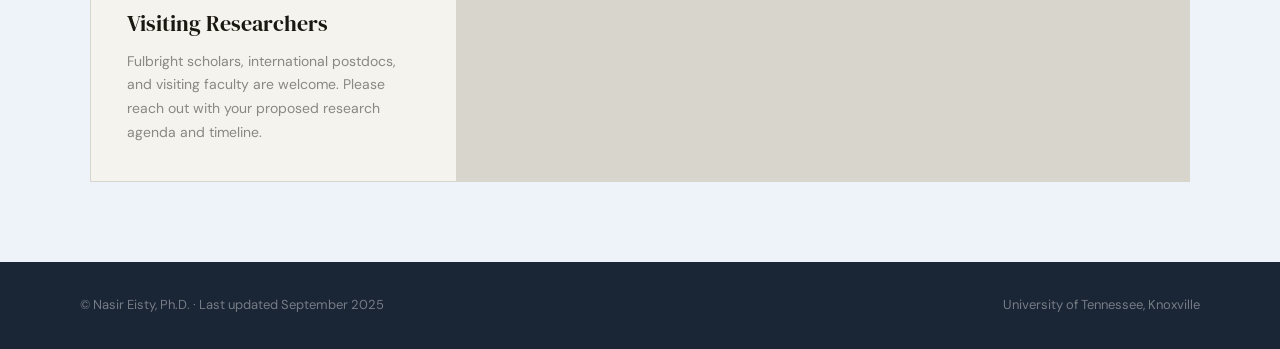
<file: announcement.html>
<!DOCTYPE HTML>
<html lang="en">
<head>
  <meta charset="utf-8" />
  <meta name="viewport" content="width=device-width, initial-scale=1, user-scalable=no" />
  <title>Open Positions &mdash; Nasir Eisty, Ph.D.</title>
  <meta name="description" content="Open research positions in the Software Engineering Lab at the University of Tennessee, Knoxville." />
  <link rel="preconnect" href="https://fonts.googleapis.com">
  <link rel="preconnect" href="https://fonts.gstatic.com" crossorigin>
  <link href="https://fonts.googleapis.com/css2?family=DM+Serif+Display:ital@0;1&family=DM+Sans:wght@300;400;500&family=DM+Mono:wght@400;500&display=swap" rel="stylesheet">
  <link rel="stylesheet" href="assets/css/fontawesome-all.min.css" />
  <link rel="stylesheet" href="assets/css/modern.css" />
</head>
<body>

  <!-- Navigation -->
  <nav>
    <div class="nav-logo">
      <a href="https://www.utk.edu/" target="_blank"><img src="UTK Logo.png" class="utk-logo-nav" alt="University of Tennessee, Knoxville" /></a>
      <a href="https://eecs.utk.edu/" target="_blank"><img src="UTK EECS Logo.png" class="utk-logo-nav" alt="UTK EECS" /></a>
      <a href="research.html"><img src="SAIL.png" class="sail-logo-nav" alt="SAIL Lab" /></a>
      <a href="index.html" class="nav-logo-text">Nasir Eisty</a>
    </div>
    <ul class="nav-links">
      <li><a href="index.html#experience">Experience</a></li>
      <li><a href="index.html#research">Research</a></li>
      <li><a href="index.html#work">Work</a></li>
      <li><a href="index.html#news">News</a></li>
      <li><a href="index.html#contact">Contact</a></li>
    </ul>
    <button class="nav-toggle" aria-label="Toggle navigation">
      <span></span><span></span><span></span>
    </button>
  </nav>

  <!-- Page Header -->
  <div class="page-header">
    <div class="page-inner">
      <div class="page-breadcrumb">
        <a href="index.html">Nasir Eisty</a>
        <span>/</span>
        Open Positions
      </div>
      <h1 class="page-title">Join the Lab</h1>
    </div>
  </div>

  <!-- Announcement -->
  <section>
    <div class="section-inner">
      <div class="section-header">
        <span class="section-num">01</span>
        <h2>Open Positions</h2>
        <div class="rule"></div>
      </div>

      <div class="announce-box">
        <p>I am actively looking for motivated students to join my research group at the University of Tennessee, Knoxville. If you are interested in conducting research in any of the following areas, please feel free to reach out.</p>
        <ul style="margin: 1.25rem 0 1.25rem 1.5rem; line-height: 2;">
          <li><strong>Software Engineering</strong> &mdash; empirical methods, developer behavior, code review</li>
          <li><strong>Software Quality Assurance</strong> &mdash; testing, reliability, reproducibility</li>
          <li><strong>Software Security</strong> &mdash; vulnerability detection, secure coding practices</li>
          <li><strong>Machine Learning for SE</strong> &mdash; AI-assisted testing, bug detection, automation</li>
        </ul>
        <p>The lab also warmly welcomes <strong>Fulbright scholars</strong>, <strong>visiting researchers</strong>, <strong>postdoctoral fellows</strong>, and <strong>international collaborators</strong> worldwide.</p>
        <p style="margin-top:1.5rem;">Send a brief email introducing yourself, your background, and your research interests to <a href="mailto:neisty@utk.edu" style="color: var(--accent);">neisty@utk.edu</a>. I am happy to chat.</p>
      </div>

      <div style="margin-top: 2.5rem;">
        <a href="index.html#contact" class="btn btn-primary">View Contact Info</a>
        <a href="https://calendly.com/nasireisty" class="btn btn-outline" target="_blank" style="margin-left:1rem;">Schedule a Meeting</a>
      </div>

    </div>
  </section>

  <!-- What We Look For -->
  <section style="background: var(--bg-blue);">
    <div class="section-inner">
      <div class="section-header">
        <span class="section-num">02</span>
        <h2>What We Look For</h2>
        <div class="rule"></div>
      </div>

      <div class="research-grid">
        <div class="research-card">
          <div class="research-num">PhD Students &mdash;</div>
          <div class="research-title">Doctoral Researchers</div>
          <div class="research-desc">Strong background in CS or SE, curiosity about empirical research methods, and interest in publishing at top-tier venues like ICSE, ESEM, and EMSE.</div>
        </div>
        <div class="research-card">
          <div class="research-num">MS Students &mdash;</div>
          <div class="research-title">Master&rsquo;s Researchers</div>
          <div class="research-desc">Interest in a research-oriented MS thesis. Prior programming experience and a passion for software quality or automated testing strongly preferred.</div>
        </div>
        <div class="research-card">
          <div class="research-num">UG Students &mdash;</div>
          <div class="research-title">Undergraduates</div>
          <div class="research-desc">UTK EECS undergraduates interested in research experience. Opportunities to contribute to ongoing projects and co-author publications.</div>
        </div>
        <div class="research-card">
          <div class="research-num">Visitors &mdash;</div>
          <div class="research-title">Visiting Researchers</div>
          <div class="research-desc">Fulbright scholars, international postdocs, and visiting faculty are welcome. Please reach out with your proposed research agenda and timeline.</div>
        </div>
      </div>

    </div>
  </section>

  <!-- Footer -->
  <footer>
    <div>&copy; Nasir Eisty, Ph.D. &middot; Last updated September 2025</div>
    <div>University of Tennessee, Knoxville</div>
  </footer>

  <script>
    document.querySelector('.nav-toggle').addEventListener('click', () => {
      document.querySelector('.nav-links').classList.toggle('open');
    });
    document.querySelectorAll('.nav-links a').forEach(a => {
      a.addEventListener('click', () => document.querySelector('.nav-links').classList.remove('open'));
    });
  </script>

</body>
</html>
</file>
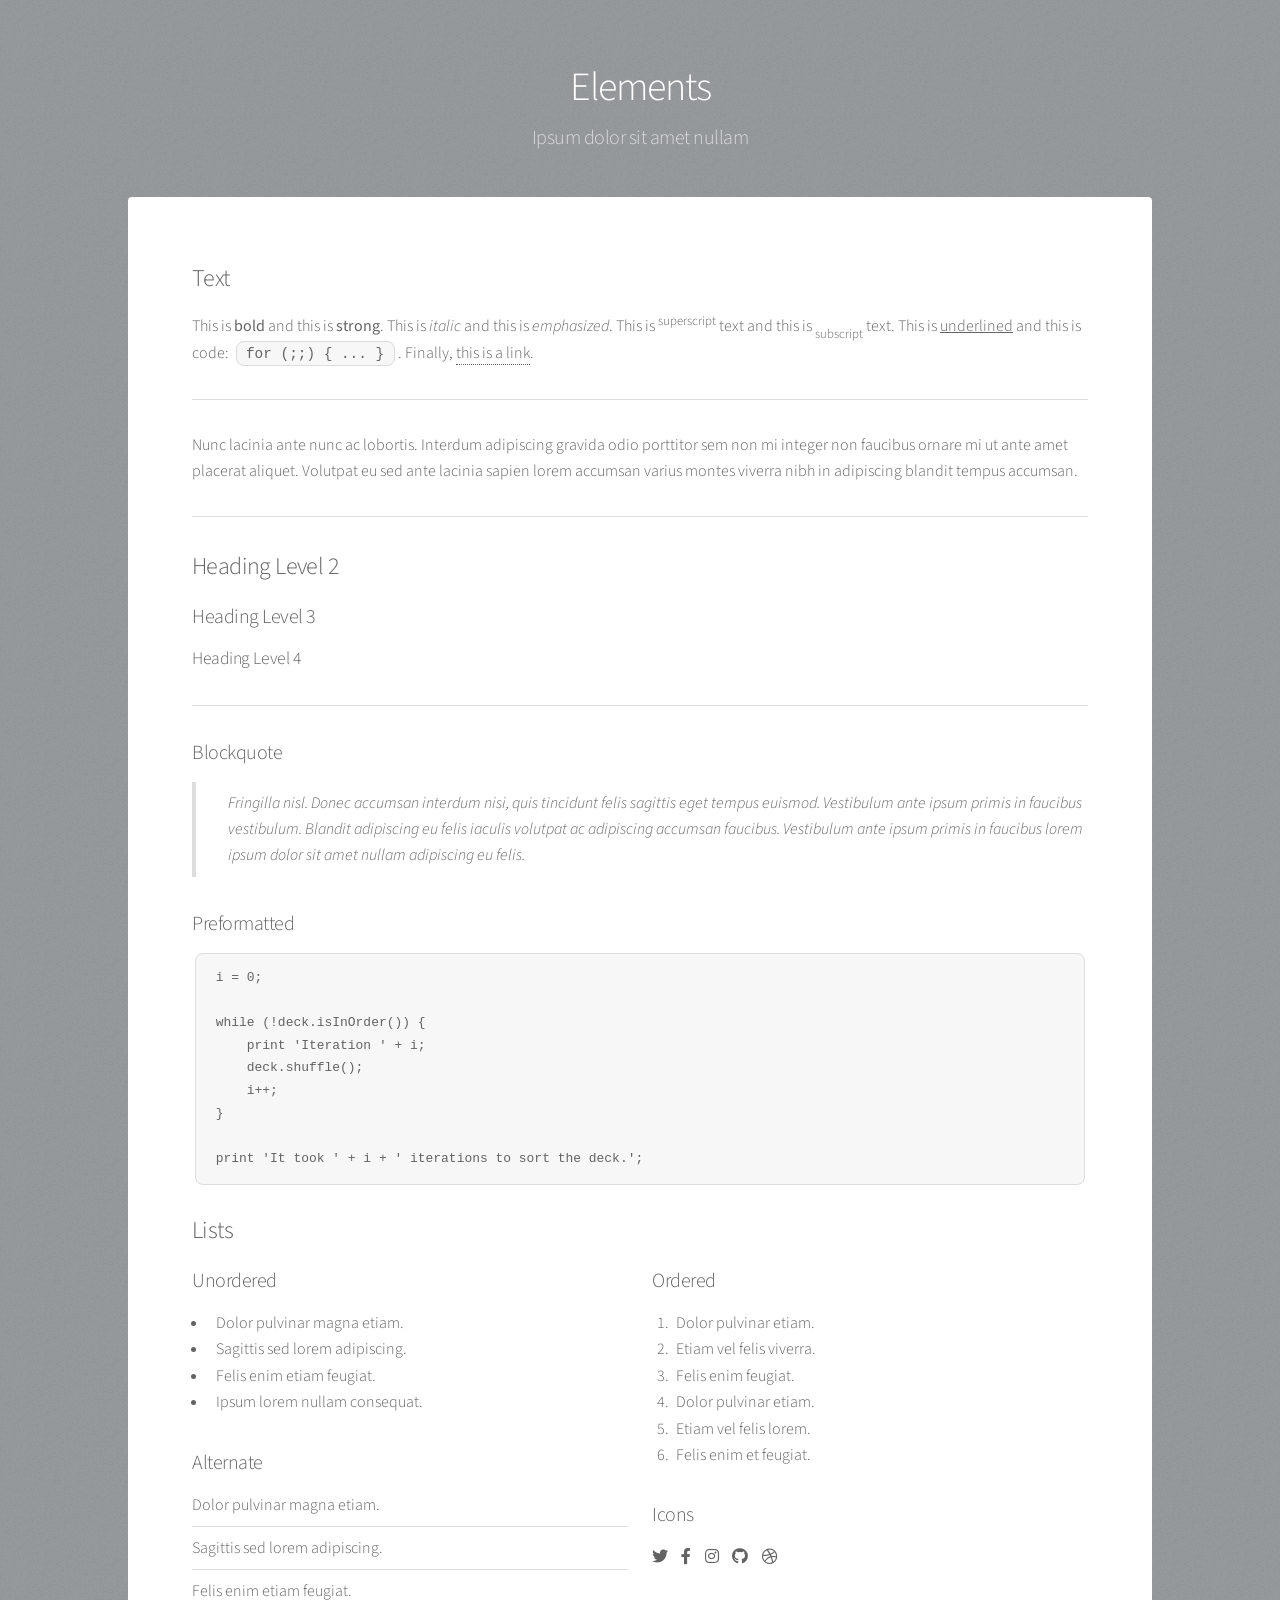
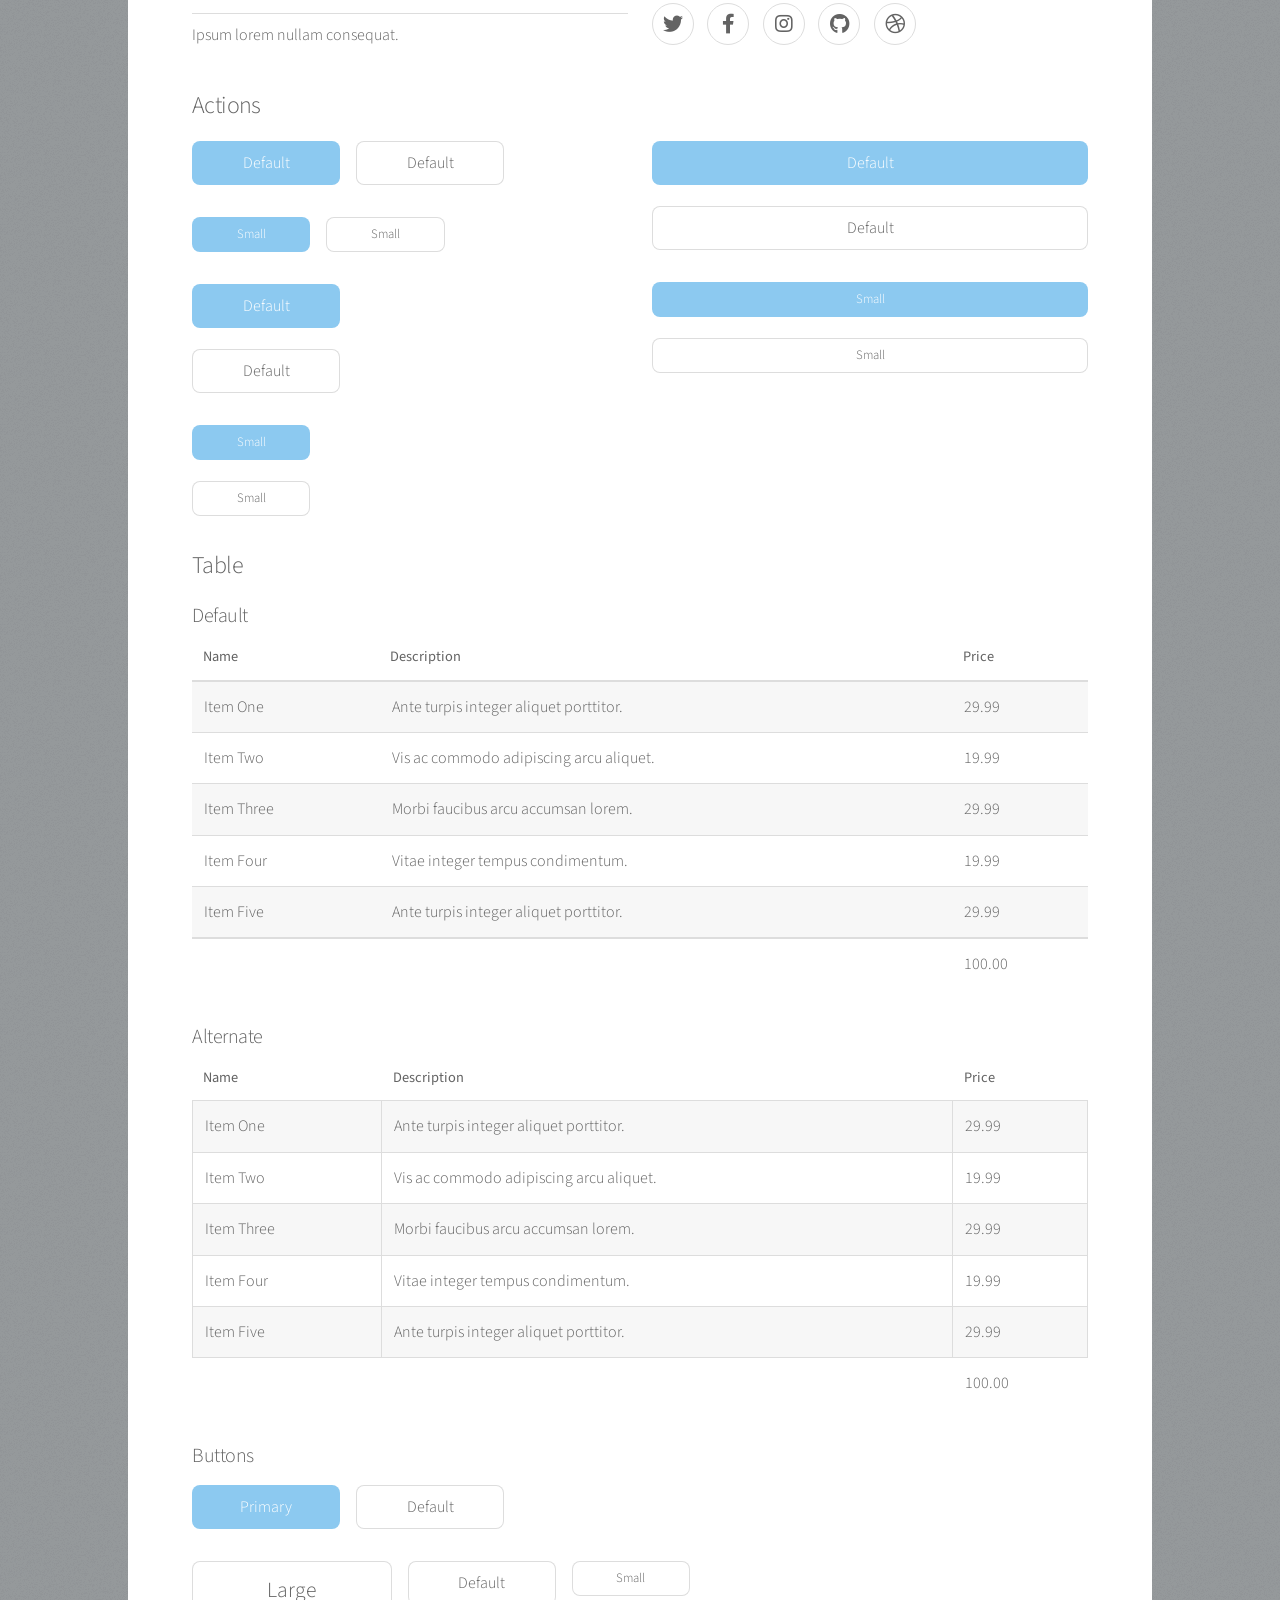
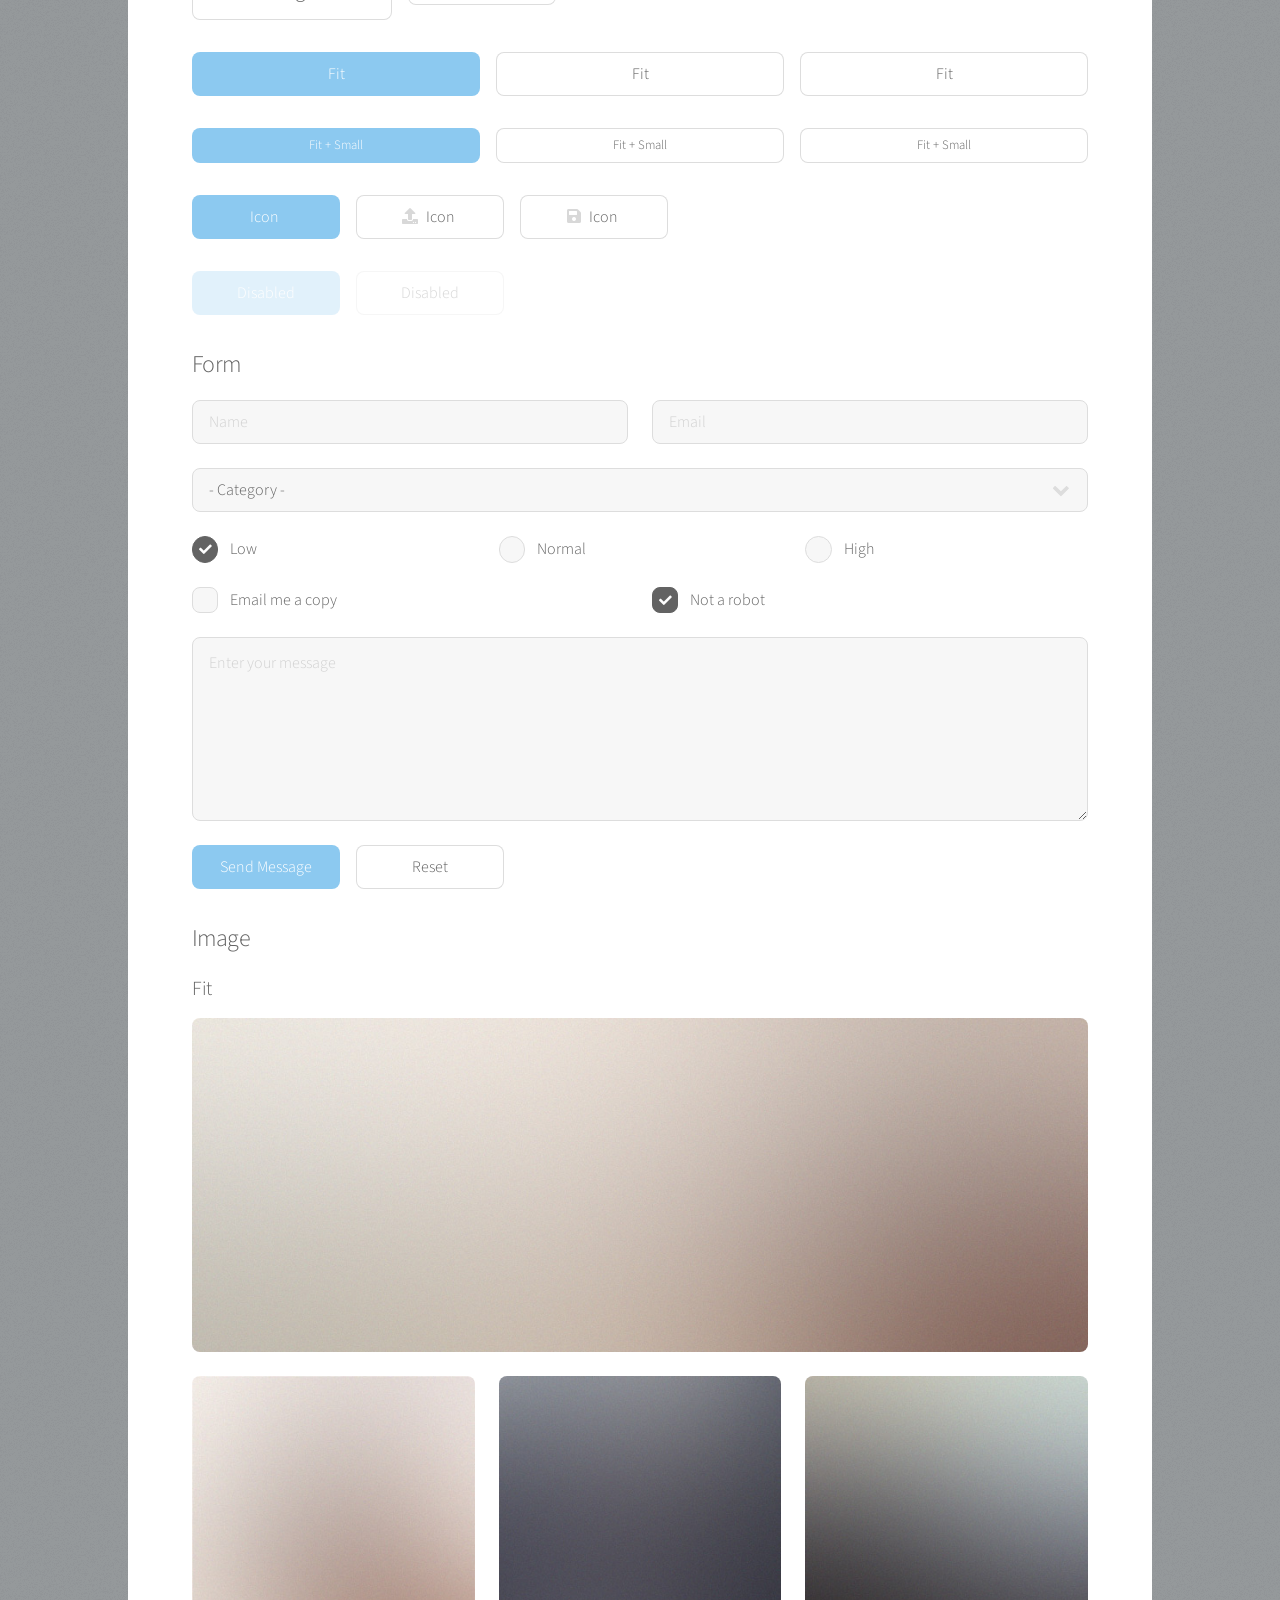
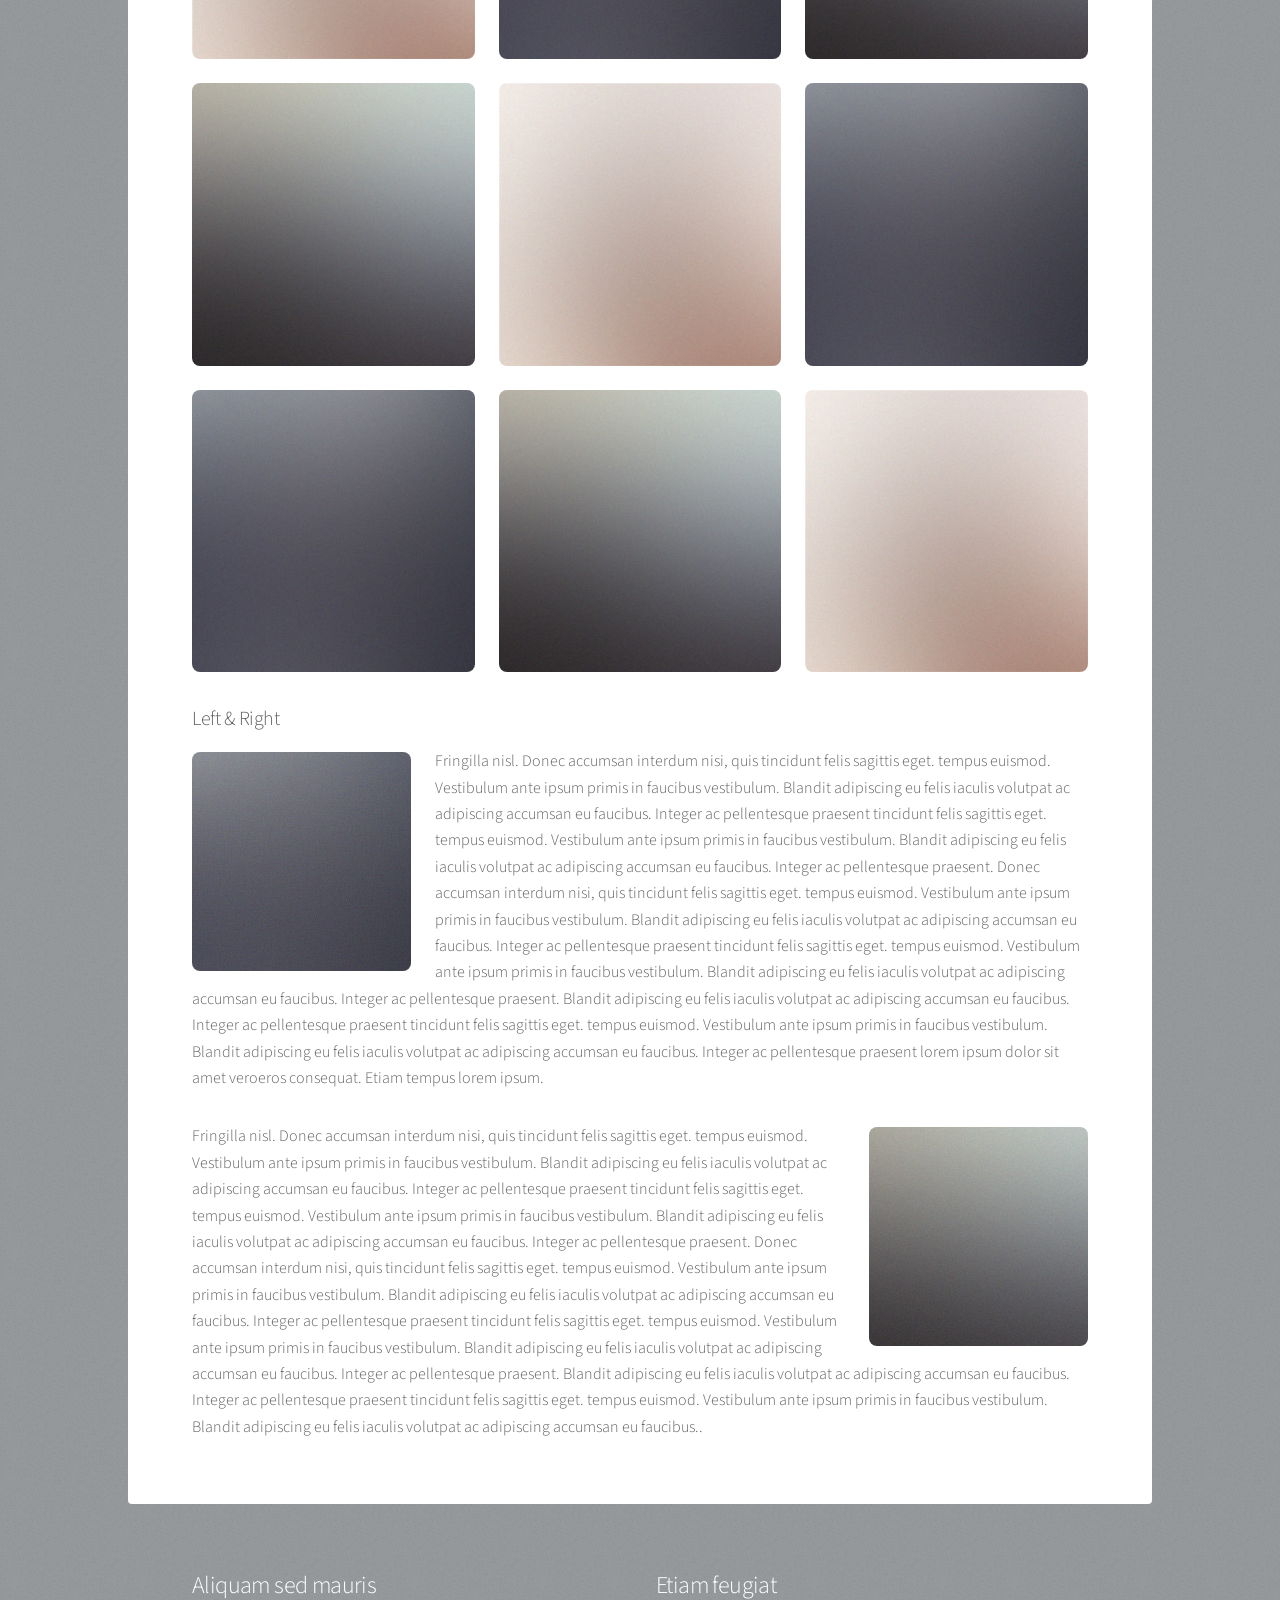
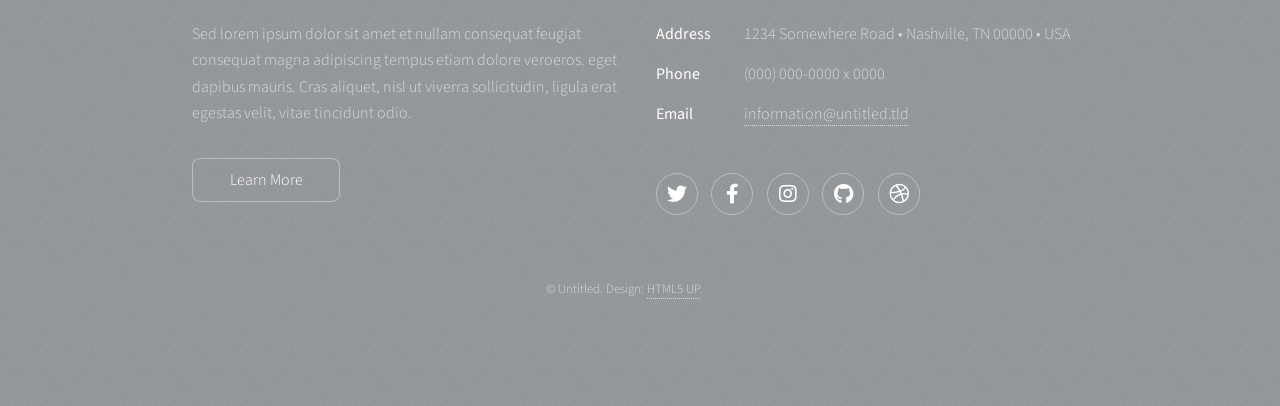
<file: elements.html>
<!DOCTYPE HTML>
<!--
	Stellar by HTML5 UP
	html5up.net | @ajlkn
	Free for personal and commercial use under the CCA 3.0 license (html5up.net/license)
-->
<html>
	<head>
		<title>Elements - Stellar by HTML5 UP</title>
		<meta charset="utf-8" />
		<meta name="viewport" content="width=device-width, initial-scale=1, user-scalable=no" />
		<link rel="stylesheet" href="assets/css/main.css" />
		<noscript><link rel="stylesheet" href="assets/css/noscript.css" /></noscript>
	</head>
	<body class="is-preload">

		<!-- Wrapper -->
			<div id="wrapper">

				<!-- Header -->
					<header id="header">
						<h1>Elements</h1>
						<p>Ipsum dolor sit amet nullam</p>
					</header>

				<!-- Main -->
					<div id="main">

						<!-- Content -->
							<section id="content" class="main">

								<!-- Text -->
									<section>
										<h2>Text</h2>
										<p>This is <b>bold</b> and this is <strong>strong</strong>. This is <i>italic</i> and this is <em>emphasized</em>.
										This is <sup>superscript</sup> text and this is <sub>subscript</sub> text.
										This is <u>underlined</u> and this is code: <code>for (;;) { ... }</code>. Finally, <a href="#">this is a link</a>.</p>
										<hr />
										<p>Nunc lacinia ante nunc ac lobortis. Interdum adipiscing gravida odio porttitor sem non mi integer non faucibus ornare mi ut ante amet placerat aliquet. Volutpat eu sed ante lacinia sapien lorem accumsan varius montes viverra nibh in adipiscing blandit tempus accumsan.</p>
										<hr />
										<h2>Heading Level 2</h2>
										<h3>Heading Level 3</h3>
										<h4>Heading Level 4</h4>
										<hr />
										<h3>Blockquote</h3>
										<blockquote>Fringilla nisl. Donec accumsan interdum nisi, quis tincidunt felis sagittis eget tempus euismod. Vestibulum ante ipsum primis in faucibus vestibulum. Blandit adipiscing eu felis iaculis volutpat ac adipiscing accumsan faucibus. Vestibulum ante ipsum primis in faucibus lorem ipsum dolor sit amet nullam adipiscing eu felis.</blockquote>
										<h3>Preformatted</h3>
										<pre><code>i = 0;

while (!deck.isInOrder()) {
    print 'Iteration ' + i;
    deck.shuffle();
    i++;
}

print 'It took ' + i + ' iterations to sort the deck.';</code></pre>
									</section>

								<!-- Lists -->
									<section>
										<h2>Lists</h2>
										<div class="row">
											<div class="col-6 col-12-medium">
												<h3>Unordered</h3>
												<ul>
													<li>Dolor pulvinar magna etiam.</li>
													<li>Sagittis sed lorem adipiscing.</li>
													<li>Felis enim etiam feugiat.</li>
													<li>Ipsum lorem nullam consequat.</li>
												</ul>
												<h3>Alternate</h3>
												<ul class="alt">
													<li>Dolor pulvinar magna etiam.</li>
													<li>Sagittis sed lorem adipiscing.</li>
													<li>Felis enim etiam feugiat.</li>
													<li>Ipsum lorem nullam consequat.</li>
												</ul>
											</div>
											<div class="col-6 col-12-medium">
												<h3>Ordered</h3>
												<ol>
													<li>Dolor pulvinar etiam.</li>
													<li>Etiam vel felis viverra.</li>
													<li>Felis enim feugiat.</li>
													<li>Dolor pulvinar etiam.</li>
													<li>Etiam vel felis lorem.</li>
													<li>Felis enim et feugiat.</li>
												</ol>
												<h3>Icons</h3>
												<ul class="icons">
													<li><a href="#" class="icon brands fa-twitter"><span class="label">Twitter</span></a></li>
													<li><a href="#" class="icon brands fa-facebook-f"><span class="label">Facebook</span></a></li>
													<li><a href="#" class="icon brands fa-instagram"><span class="label">Instagram</span></a></li>
													<li><a href="#" class="icon brands fa-github"><span class="label">GitHub</span></a></li>
													<li><a href="#" class="icon brands fa-dribbble"><span class="label">Dribbble</span></a></li>
												</ul>
												<ul class="icons">
													<li><a href="#" class="icon brands alt fa-twitter"><span class="label">Twitter</span></a></li>
													<li><a href="#" class="icon brands alt fa-facebook-f"><span class="label">Facebook</span></a></li>
													<li><a href="#" class="icon brands alt fa-instagram"><span class="label">Instagram</span></a></li>
													<li><a href="#" class="icon brands alt fa-github"><span class="label">GitHub</span></a></li>
													<li><a href="#" class="icon brands alt fa-dribbble"><span class="label">Dribbble</span></a></li>
												</ul>
											</div>
										</div>
										<h2>Actions</h2>
										<div class="row">
											<div class="col-6 col-12-medium">
												<ul class="actions">
													<li><a href="#" class="button primary">Default</a></li>
													<li><a href="#" class="button">Default</a></li>
												</ul>
												<ul class="actions small">
													<li><a href="#" class="button primary small">Small</a></li>
													<li><a href="#" class="button small">Small</a></li>
												</ul>
												<ul class="actions stacked">
													<li><a href="#" class="button primary">Default</a></li>
													<li><a href="#" class="button">Default</a></li>
												</ul>
												<ul class="actions stacked">
													<li><a href="#" class="button primary small">Small</a></li>
													<li><a href="#" class="button small">Small</a></li>
												</ul>
											</div>
											<div class="col-6 col-12-medium">
												<ul class="actions stacked">
													<li><a href="#" class="button primary fit">Default</a></li>
													<li><a href="#" class="button fit">Default</a></li>
												</ul>
												<ul class="actions stacked">
													<li><a href="#" class="button primary small fit">Small</a></li>
													<li><a href="#" class="button small fit">Small</a></li>
												</ul>
											</div>
										</div>
									</section>

								<!-- Table -->
									<section>
										<h2>Table</h2>
										<h3>Default</h3>
										<div class="table-wrapper">
											<table>
												<thead>
													<tr>
														<th>Name</th>
														<th>Description</th>
														<th>Price</th>
													</tr>
												</thead>
												<tbody>
													<tr>
														<td>Item One</td>
														<td>Ante turpis integer aliquet porttitor.</td>
														<td>29.99</td>
													</tr>
													<tr>
														<td>Item Two</td>
														<td>Vis ac commodo adipiscing arcu aliquet.</td>
														<td>19.99</td>
													</tr>
													<tr>
														<td>Item Three</td>
														<td> Morbi faucibus arcu accumsan lorem.</td>
														<td>29.99</td>
													</tr>
													<tr>
														<td>Item Four</td>
														<td>Vitae integer tempus condimentum.</td>
														<td>19.99</td>
													</tr>
													<tr>
														<td>Item Five</td>
														<td>Ante turpis integer aliquet porttitor.</td>
														<td>29.99</td>
													</tr>
												</tbody>
												<tfoot>
													<tr>
														<td colspan="2"></td>
														<td>100.00</td>
													</tr>
												</tfoot>
											</table>
										</div>

										<h3>Alternate</h3>
										<div class="table-wrapper">
											<table class="alt">
												<thead>
													<tr>
														<th>Name</th>
														<th>Description</th>
														<th>Price</th>
													</tr>
												</thead>
												<tbody>
													<tr>
														<td>Item One</td>
														<td>Ante turpis integer aliquet porttitor.</td>
														<td>29.99</td>
													</tr>
													<tr>
														<td>Item Two</td>
														<td>Vis ac commodo adipiscing arcu aliquet.</td>
														<td>19.99</td>
													</tr>
													<tr>
														<td>Item Three</td>
														<td> Morbi faucibus arcu accumsan lorem.</td>
														<td>29.99</td>
													</tr>
													<tr>
														<td>Item Four</td>
														<td>Vitae integer tempus condimentum.</td>
														<td>19.99</td>
													</tr>
													<tr>
														<td>Item Five</td>
														<td>Ante turpis integer aliquet porttitor.</td>
														<td>29.99</td>
													</tr>
												</tbody>
												<tfoot>
													<tr>
														<td colspan="2"></td>
														<td>100.00</td>
													</tr>
												</tfoot>
											</table>
										</div>
									</section>

								<!-- Buttons -->
									<section>
										<h3>Buttons</h3>
										<ul class="actions">
											<li><a href="#" class="button primary">Primary</a></li>
											<li><a href="#" class="button">Default</a></li>
										</ul>
										<ul class="actions">
											<li><a href="#" class="button large">Large</a></li>
											<li><a href="#" class="button">Default</a></li>
											<li><a href="#" class="button small">Small</a></li>
										</ul>
										<ul class="actions fit">
											<li><a href="#" class="button primary fit">Fit</a></li>
											<li><a href="#" class="button fit">Fit</a></li>
											<li><a href="#" class="button fit">Fit</a></li>
										</ul>
										<ul class="actions fit small">
											<li><a href="#" class="button primary fit small">Fit + Small</a></li>
											<li><a href="#" class="button fit small">Fit + Small</a></li>
											<li><a href="#" class="button fit small">Fit + Small</a></li>
										</ul>
										<ul class="actions">
											<li><a href="#" class="button primary icon solidfa-download">Icon</a></li>
											<li><a href="#" class="button icon solid fa-upload">Icon</a></li>
											<li><a href="#" class="button icon solid fa-save">Icon</a></li>
										</ul>
										<ul class="actions">
											<li><span class="button primary disabled">Disabled</span></li>
											<li><span class="button disabled">Disabled</span></li>
										</ul>
									</section>

								<!-- Form -->
									<section>
										<h2>Form</h2>
										<form method="post" action="#">
											<div class="row gtr-uniform">
												<div class="col-6 col-12-xsmall">
													<input type="text" name="demo-name" id="demo-name" value="" placeholder="Name" />
												</div>
												<div class="col-6 col-12-xsmall">
													<input type="email" name="demo-email" id="demo-email" value="" placeholder="Email" />
												</div>
												<div class="col-12">
													<select name="demo-category" id="demo-category">
														<option value="">- Category -</option>
														<option value="1">Manufacturing</option>
														<option value="1">Shipping</option>
														<option value="1">Administration</option>
														<option value="1">Human Resources</option>
													</select>
												</div>
												<div class="col-4 col-12-small">
													<input type="radio" id="demo-priority-low" name="demo-priority" checked>
													<label for="demo-priority-low">Low</label>
												</div>
												<div class="col-4 col-12-small">
													<input type="radio" id="demo-priority-normal" name="demo-priority">
													<label for="demo-priority-normal">Normal</label>
												</div>
												<div class="col-4 col-12-small">
													<input type="radio" id="demo-priority-high" name="demo-priority">
													<label for="demo-priority-high">High</label>
												</div>
												<div class="col-6 col-12-small">
													<input type="checkbox" id="demo-copy" name="demo-copy">
													<label for="demo-copy">Email me a copy</label>
												</div>
												<div class="col-6 col-12-small">
													<input type="checkbox" id="demo-human" name="demo-human" checked>
													<label for="demo-human">Not a robot</label>
												</div>
												<div class="col-12">
													<textarea name="demo-message" id="demo-message" placeholder="Enter your message" rows="6"></textarea>
												</div>
												<div class="col-12">
													<ul class="actions">
														<li><input type="submit" value="Send Message" class="primary" /></li>
														<li><input type="reset" value="Reset" /></li>
													</ul>
												</div>
											</div>
										</form>
									</section>

								<!-- Image -->
									<section>
										<h2>Image</h2>
										<h3>Fit</h3>
										<div class="box alt">
											<div class="row gtr-uniform">
												<div class="col-12"><span class="image fit"><img src="images/pic04.jpg" alt="" /></span></div>
												<div class="col-4"><span class="image fit"><img src="images/pic01.jpg" alt="" /></span></div>
												<div class="col-4"><span class="image fit"><img src="images/pic02.jpg" alt="" /></span></div>
												<div class="col-4"><span class="image fit"><img src="images/pic03.jpg" alt="" /></span></div>
												<div class="col-4"><span class="image fit"><img src="images/pic03.jpg" alt="" /></span></div>
												<div class="col-4"><span class="image fit"><img src="images/pic01.jpg" alt="" /></span></div>
												<div class="col-4"><span class="image fit"><img src="images/pic02.jpg" alt="" /></span></div>
												<div class="col-4"><span class="image fit"><img src="images/pic02.jpg" alt="" /></span></div>
												<div class="col-4"><span class="image fit"><img src="images/pic03.jpg" alt="" /></span></div>
												<div class="col-4"><span class="image fit"><img src="images/pic01.jpg" alt="" /></span></div>
											</div>
										</div>
										<h3>Left &amp; Right</h3>
										<p><span class="image left"><img src="images/pic05.jpg" alt="" /></span>Fringilla nisl. Donec accumsan interdum nisi, quis tincidunt felis sagittis eget. tempus euismod. Vestibulum ante ipsum primis in faucibus vestibulum. Blandit adipiscing eu felis iaculis volutpat ac adipiscing accumsan eu faucibus. Integer ac pellentesque praesent tincidunt felis sagittis eget. tempus euismod. Vestibulum ante ipsum primis in faucibus vestibulum. Blandit adipiscing eu felis iaculis volutpat ac adipiscing accumsan eu faucibus. Integer ac pellentesque praesent. Donec accumsan interdum nisi, quis tincidunt felis sagittis eget. tempus euismod. Vestibulum ante ipsum primis in faucibus vestibulum. Blandit adipiscing eu felis iaculis volutpat ac adipiscing accumsan eu faucibus. Integer ac pellentesque praesent tincidunt felis sagittis eget. tempus euismod. Vestibulum ante ipsum primis in faucibus vestibulum. Blandit adipiscing eu felis iaculis volutpat ac adipiscing accumsan eu faucibus. Integer ac pellentesque praesent. Blandit adipiscing eu felis iaculis volutpat ac adipiscing accumsan eu faucibus. Integer ac pellentesque praesent tincidunt felis sagittis eget. tempus euismod. Vestibulum ante ipsum primis in faucibus vestibulum. Blandit adipiscing eu felis iaculis volutpat ac adipiscing accumsan eu faucibus. Integer ac pellentesque praesent lorem ipsum dolor sit amet veroeros consequat. Etiam tempus lorem ipsum.</p>
										<p><span class="image right"><img src="images/pic06.jpg" alt="" /></span>Fringilla nisl. Donec accumsan interdum nisi, quis tincidunt felis sagittis eget. tempus euismod. Vestibulum ante ipsum primis in faucibus vestibulum. Blandit adipiscing eu felis iaculis volutpat ac adipiscing accumsan eu faucibus. Integer ac pellentesque praesent tincidunt felis sagittis eget. tempus euismod. Vestibulum ante ipsum primis in faucibus vestibulum. Blandit adipiscing eu felis iaculis volutpat ac adipiscing accumsan eu faucibus. Integer ac pellentesque praesent. Donec accumsan interdum nisi, quis tincidunt felis sagittis eget. tempus euismod. Vestibulum ante ipsum primis in faucibus vestibulum. Blandit adipiscing eu felis iaculis volutpat ac adipiscing accumsan eu faucibus. Integer ac pellentesque praesent tincidunt felis sagittis eget. tempus euismod. Vestibulum ante ipsum primis in faucibus vestibulum. Blandit adipiscing eu felis iaculis volutpat ac adipiscing accumsan eu faucibus. Integer ac pellentesque praesent. Blandit adipiscing eu felis iaculis volutpat ac adipiscing accumsan eu faucibus. Integer ac pellentesque praesent tincidunt felis sagittis eget. tempus euismod. Vestibulum ante ipsum primis in faucibus vestibulum. Blandit adipiscing eu felis iaculis volutpat ac adipiscing accumsan eu faucibus..</p>
									</section>

							</section>

					</div>

				<!-- Footer -->
					<footer id="footer">
						<section>
							<h2>Aliquam sed mauris</h2>
							<p>Sed lorem ipsum dolor sit amet et nullam consequat feugiat consequat magna adipiscing tempus etiam dolore veroeros. eget dapibus mauris. Cras aliquet, nisl ut viverra sollicitudin, ligula erat egestas velit, vitae tincidunt odio.</p>
							<ul class="actions">
								<li><a href="#" class="button">Learn More</a></li>
							</ul>
						</section>
						<section>
							<h2>Etiam feugiat</h2>
							<dl class="alt">
								<dt>Address</dt>
								<dd>1234 Somewhere Road &bull; Nashville, TN 00000 &bull; USA</dd>
								<dt>Phone</dt>
								<dd>(000) 000-0000 x 0000</dd>
								<dt>Email</dt>
								<dd><a href="#">information@untitled.tld</a></dd>
							</dl>
							<ul class="icons">
								<li><a href="#" class="icon brands fa-twitter alt"><span class="label">Twitter</span></a></li>
								<li><a href="#" class="icon brands fa-facebook-f alt"><span class="label">Facebook</span></a></li>
								<li><a href="#" class="icon brands fa-instagram alt"><span class="label">Instagram</span></a></li>
								<li><a href="#" class="icon brands fa-github alt"><span class="label">GitHub</span></a></li>
								<li><a href="#" class="icon brands fa-dribbble alt"><span class="label">Dribbble</span></a></li>
							</ul>
						</section>
						<p class="copyright">&copy; Untitled. Design: <a href="https://html5up.net">HTML5 UP</a>.</p>
					</footer>

			</div>

		<!-- Scripts -->
			<script src="assets/js/jquery.min.js"></script>
			<script src="assets/js/jquery.scrollex.min.js"></script>
			<script src="assets/js/jquery.scrolly.min.js"></script>
			<script src="assets/js/browser.min.js"></script>
			<script src="assets/js/breakpoints.min.js"></script>
			<script src="assets/js/util.js"></script>
			<script src="assets/js/main.js"></script>

	</body>
</html>
</file>
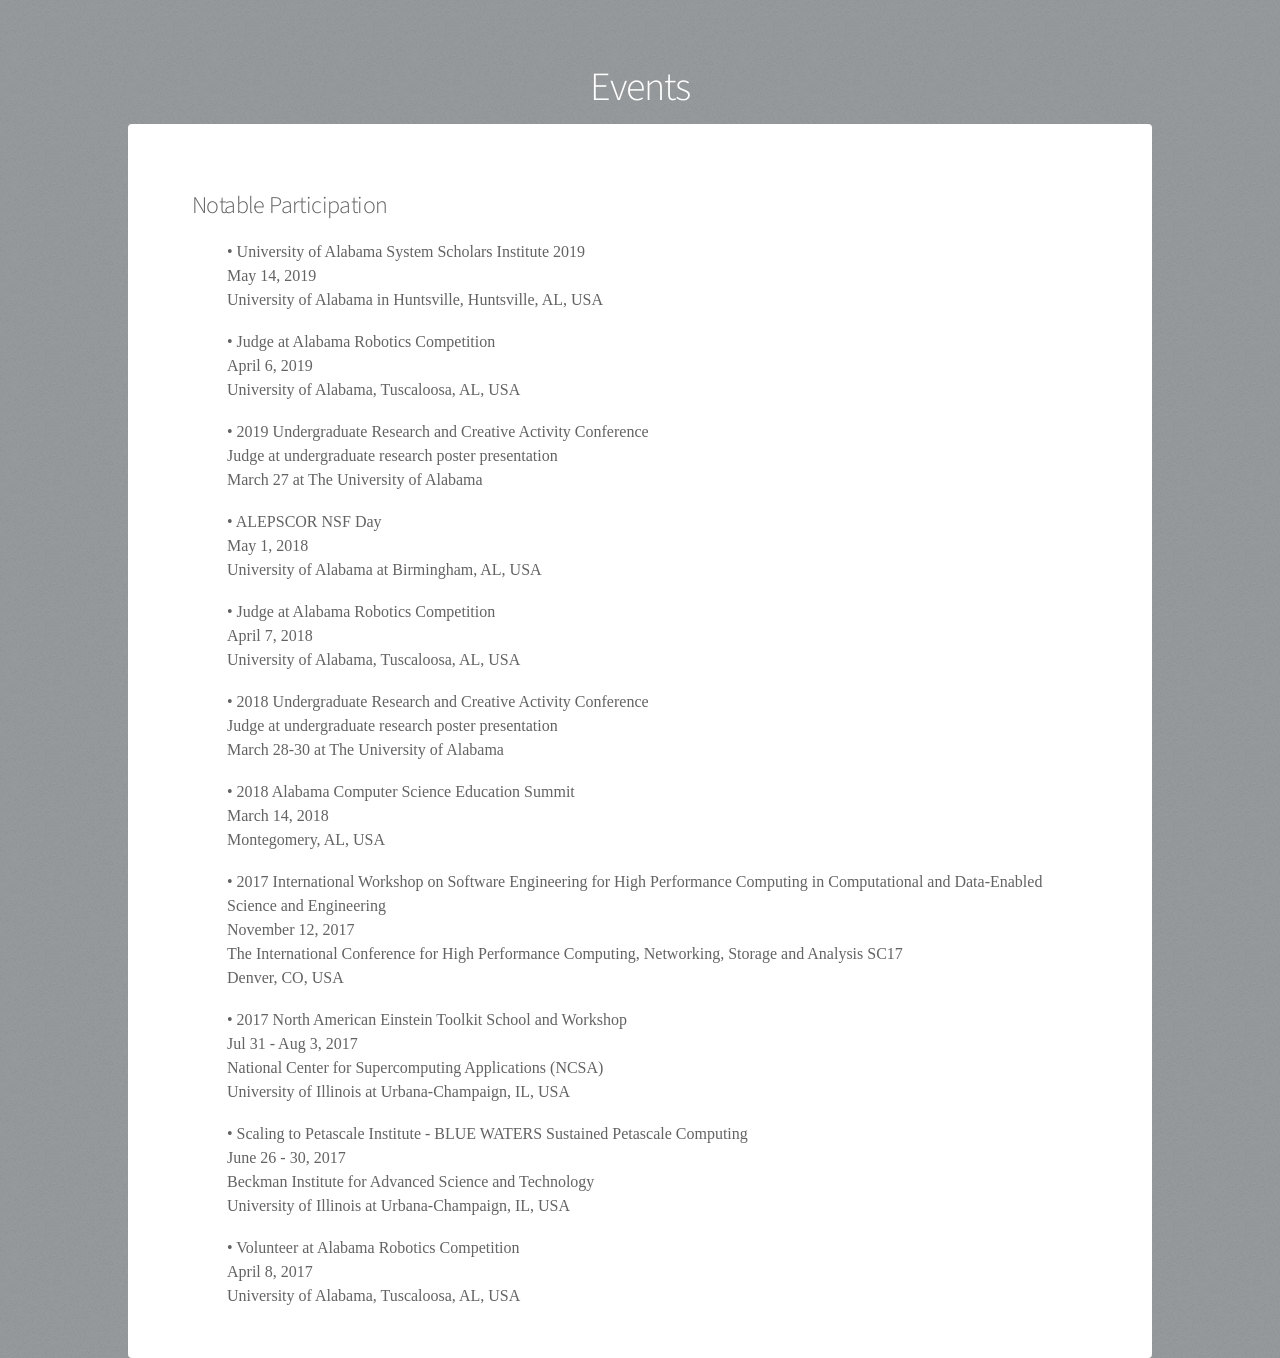
<file: events.html>
<!DOCTYPE HTML>
<!--
	Stellar by HTML5 UP
	html5up.net | @ajlkn
	Free for personal and commercial use under the CCA 3.0 license (html5up.net/license)
-->
<html>
	<head>
		<title>Nasir Eisty - Events</title>
		<meta charset="utf-8" />
		<meta name="viewport" content="width=device-width, initial-scale=1, user-scalable=no" />
		<link rel="stylesheet" href="assets/css/main.css" />
		<noscript><link rel="stylesheet" href="assets/css/noscript.css" /></noscript>
	</head>
	<body class="is-preload">

		<!-- Wrapper -->
			<div id="wrapper">

				<!-- Header -->
					<header id="header">
						<h1>Events</h1>
					</header>

				<!-- Main -->
					<div id="main">

						<!-- Content -->
							<section id="content" class="main">
								<div >
                                    <h2>Notable Participation</h2>
                                    
                                    <p class="info"><span>&bull;</span> University of Alabama System Scholars Institute 2019<br> May 14, 2019<br>University of Alabama in Huntsville, Huntsville, AL, USA</p>
                                    <p class="info"><span>&bull;</span> Judge at Alabama Robotics Competition<br> April 6, 2019<br>University of Alabama, Tuscaloosa, AL, USA</p>
                                    <p class="info"><span>&bull;</span> 2019 Undergraduate Research and Creative Activity Conference <br> Judge at undergraduate research poster presentation<br>March 27 at The University of Alabama</p>    
                                    <p class="info"><span>&bull;</span> ALEPSCOR NSF Day<br> May 1, 2018<br>University of Alabama at Birmingham, AL, USA</p>                                        
                                    <p class="info"><span>&bull;</span> Judge at Alabama Robotics Competition<br> April 7, 2018<br>University of Alabama, Tuscaloosa, AL, USA</p>
                                    <p class="info"><span>&bull;</span> 2018 Undergraduate Research and Creative Activity Conference <br> Judge at undergraduate research poster presentation<br>March 28-30 at The University of Alabama</p>
                                    <p class="info"><span>&bull;</span> 2018 Alabama Computer Science Education Summit <br> March 14, 2018<br>Montegomery, AL, USA</p>    
                                    <p class="info"><span>&bull;</span> 2017 International Workshop on Software Engineering for High Performance Computing in Computational and Data-Enabled Science and Engineering <br> November 12, 2017<br>The International Conference for High Performance Computing, Networking, Storage and Analysis SC17<br>Denver, CO, USA</p>
                                    <p class="info"><span>&bull;</span> 2017 North American Einstein Toolkit School and Workshop<br> Jul 31 - Aug 3, 2017 <br> National Center for Supercomputing Applications (NCSA)<br>University of Illinois at Urbana-Champaign, IL, USA</p>
                                    <p class="info"><span>&bull;</span> Scaling to Petascale Institute - BLUE WATERS Sustained Petascale Computing<br> June 26 - 30, 2017<br>Beckman Institute for Advanced Science and Technology<br>University of Illinois at Urbana-Champaign, IL, USA</p>
                                    <p class="info"><span>&bull;</span> Volunteer at Alabama Robotics Competition<br> April 8, 2017<br>University of Alabama, Tuscaloosa, AL, USA</p>
                                </div>
							</section>

					</div>

			</div>

		<!-- Scripts -->
			<script src="assets/js/jquery.min.js"></script>
			<script src="assets/js/jquery.scrollex.min.js"></script>
			<script src="assets/js/jquery.scrolly.min.js"></script>
			<script src="assets/js/browser.min.js"></script>
			<script src="assets/js/breakpoints.min.js"></script>
			<script src="assets/js/util.js"></script>
			<script src="assets/js/main.js"></script>

	</body>
</html>
</file>
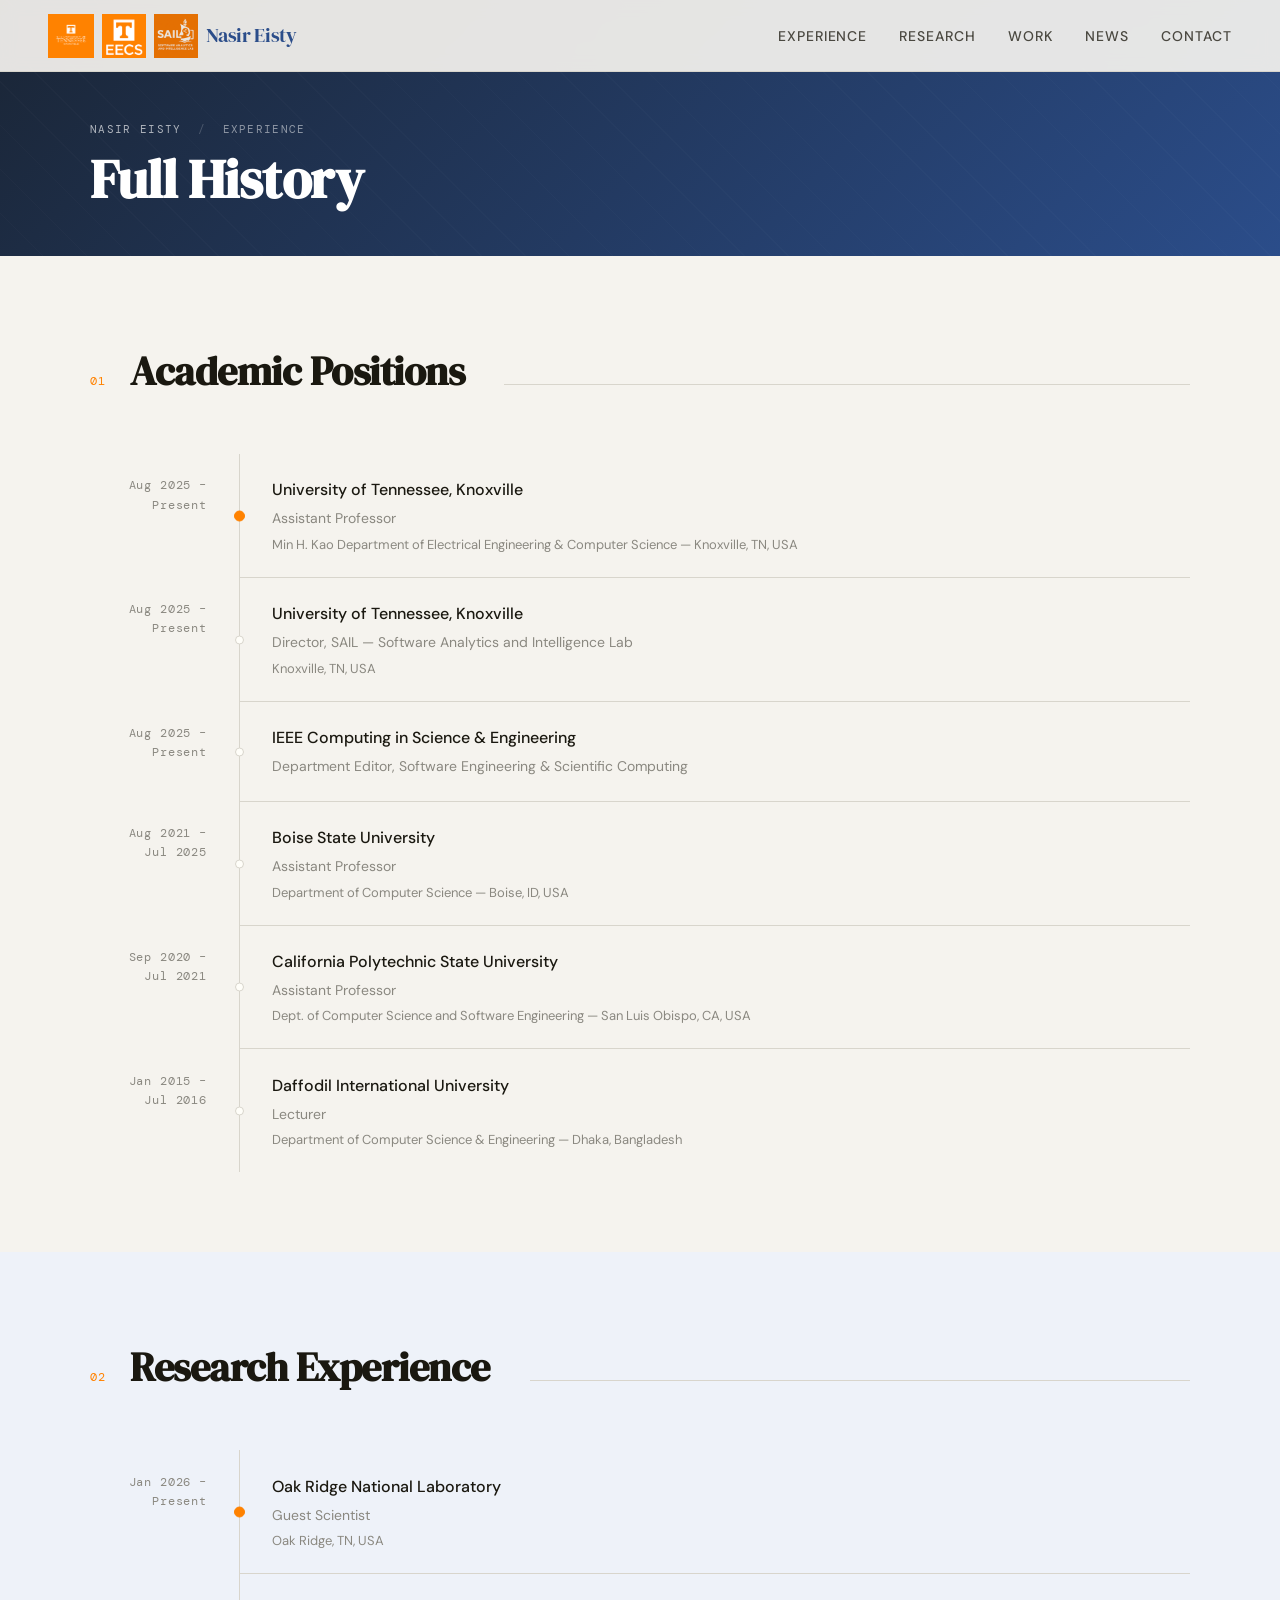
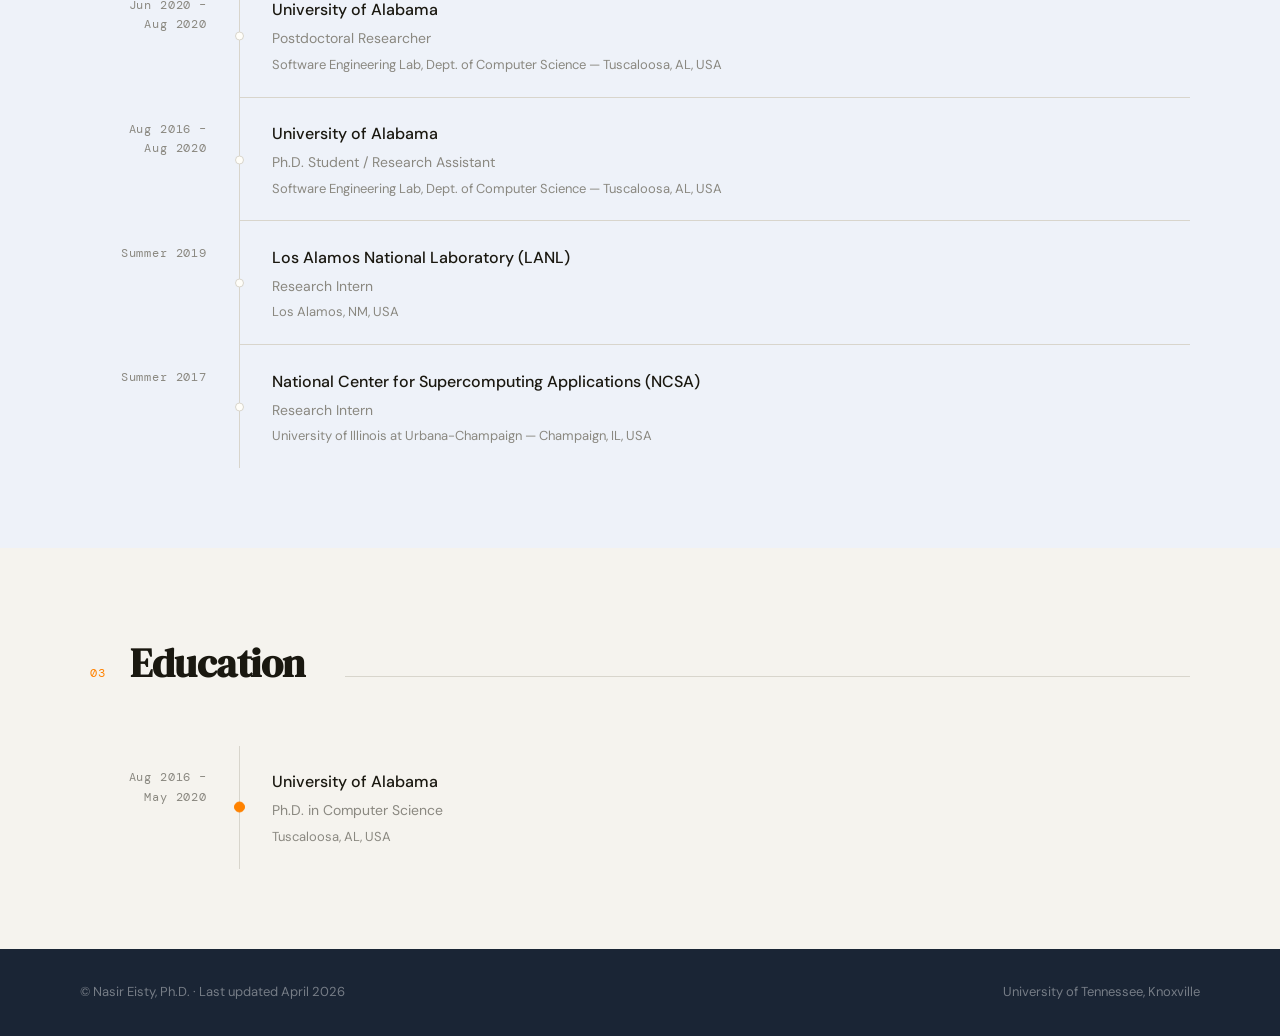
<file: experience.html>
<!DOCTYPE HTML>
<html lang="en">
<head>
  <meta charset="utf-8" />
  <meta name="viewport" content="width=device-width, initial-scale=1, user-scalable=no" />
  <title>Experience &mdash; Nasir Eisty, Ph.D.</title>
  <meta name="description" content="Full professional and academic experience of Nasir Eisty, Ph.D." />
  <link rel="preconnect" href="https://fonts.googleapis.com">
  <link rel="preconnect" href="https://fonts.gstatic.com" crossorigin>
  <link href="https://fonts.googleapis.com/css2?family=DM+Serif+Display:ital@0;1&family=DM+Sans:wght@300;400;500&family=DM+Mono:wght@400;500&display=swap" rel="stylesheet">
  <link rel="stylesheet" href="assets/css/fontawesome-all.min.css" />
  <link rel="stylesheet" href="assets/css/modern.css" />
</head>
<body>

  <!-- Navigation -->
  <nav>
    <div class="nav-logo">
      <a href="https://www.utk.edu/" target="_blank"><img src="UTK Logo.png" class="utk-logo-nav" alt="University of Tennessee, Knoxville" /></a>
      <a href="https://eecs.utk.edu/" target="_blank"><img src="UTK EECS Logo.png" class="utk-logo-nav" alt="UTK EECS" /></a>
      <a href="research.html"><img src="SAIL.png" class="sail-logo-nav" alt="SAIL Lab" /></a>
      <a href="index.html" class="nav-logo-text">Nasir Eisty</a>
    </div>
    <ul class="nav-links">
      <li><a href="index.html#experience">Experience</a></li>
      <li><a href="index.html#research">Research</a></li>
      <li><a href="index.html#work">Work</a></li>
      <li><a href="index.html#news">News</a></li>
      <li><a href="index.html#contact">Contact</a></li>
    </ul>
    <button class="nav-toggle" aria-label="Toggle navigation">
      <span></span><span></span><span></span>
    </button>
  </nav>

  <!-- Page Header -->
  <div class="page-header">
    <div class="page-inner">
      <div class="page-breadcrumb">
        <a href="index.html">Nasir Eisty</a>
        <span>/</span>
        Experience
      </div>
      <h1 class="page-title">Full History</h1>
    </div>
  </div>

  <!-- Academic Positions -->
  <section>
    <div class="section-inner">
      <div class="section-header">
        <span class="section-num">01</span>
        <h2>Academic Positions</h2>
        <div class="rule"></div>
      </div>
      <div class="timeline">

        <div class="tl-item">
          <div class="tl-date">Aug 2025 &ndash;<br>Present</div>
          <div class="tl-content">
            <div class="tl-org">University of Tennessee, Knoxville</div>
            <div class="tl-role">Assistant Professor</div>
            <div class="tl-detail">Min H. Kao Department of Electrical Engineering &amp; Computer Science &mdash; Knoxville, TN, USA</div>
          </div>
        </div>
        <div class="tl-item">
          <div class="tl-date">Aug 2025 &ndash;<br>Present</div>
          <div class="tl-content">
            <div class="tl-org">University of Tennessee, Knoxville</div>
            <div class="tl-role">Director, SAIL &mdash; Software Analytics and Intelligence Lab</div>
            <div class="tl-detail">Knoxville, TN, USA</div>
          </div>
        </div>
        <div class="tl-item">
          <div class="tl-date">Aug 2025 &ndash;<br>Present</div>
          <div class="tl-content">
            <div class="tl-org">IEEE Computing in Science &amp; Engineering</div>
            <div class="tl-role">Department Editor, Software Engineering &amp; Scientific Computing</div>
          </div>
        </div>

        <div class="tl-item">
          <div class="tl-date">Aug 2021 &ndash;<br>Jul 2025</div>
          <div class="tl-content">
            <div class="tl-org">Boise State University</div>
            <div class="tl-role">Assistant Professor</div>
            <div class="tl-detail">Department of Computer Science &mdash; Boise, ID, USA</div>
          </div>
        </div>

        <div class="tl-item">
          <div class="tl-date">Sep 2020 &ndash;<br>Jul 2021</div>
          <div class="tl-content">
            <div class="tl-org">California Polytechnic State University</div>
            <div class="tl-role">Assistant Professor</div>
            <div class="tl-detail">Dept. of Computer Science and Software Engineering &mdash; San Luis Obispo, CA, USA</div>
          </div>
        </div>

        <div class="tl-item">
          <div class="tl-date">Jan 2015 &ndash;<br>Jul 2016</div>
          <div class="tl-content">
            <div class="tl-org">Daffodil International University</div>
            <div class="tl-role">Lecturer</div>
            <div class="tl-detail">Department of Computer Science &amp; Engineering &mdash; Dhaka, Bangladesh</div>
          </div>
        </div>

      </div>
    </div>
  </section>

  <!-- Research Experience -->
  <section style="background: var(--bg-blue);">
    <div class="section-inner">
      <div class="section-header">
        <span class="section-num">02</span>
        <h2>Research Experience</h2>
        <div class="rule"></div>
      </div>
      <div class="timeline">

        <div class="tl-item">
          <div class="tl-date">Jan 2026 &ndash;<br>Present</div>
          <div class="tl-content">
            <div class="tl-org">Oak Ridge National Laboratory</div>
            <div class="tl-role">Guest Scientist</div>
            <div class="tl-detail">Oak Ridge, TN, USA</div>
          </div>
        </div>
        <div class="tl-item">
          <div class="tl-date">Jun 2020 &ndash;<br>Aug 2020</div>
          <div class="tl-content">
            <div class="tl-org">University of Alabama</div>
            <div class="tl-role">Postdoctoral Researcher</div>
            <div class="tl-detail">Software Engineering Lab, Dept. of Computer Science &mdash; Tuscaloosa, AL, USA</div>
          </div>
        </div>

        <div class="tl-item">
          <div class="tl-date">Aug 2016 &ndash;<br>Aug 2020</div>
          <div class="tl-content">
            <div class="tl-org">University of Alabama</div>
            <div class="tl-role">Ph.D. Student / Research Assistant</div>
            <div class="tl-detail">Software Engineering Lab, Dept. of Computer Science &mdash; Tuscaloosa, AL, USA</div>
          </div>
        </div>

        <div class="tl-item">
          <div class="tl-date">Summer 2019</div>
          <div class="tl-content">
            <div class="tl-org">Los Alamos National Laboratory (LANL)</div>
            <div class="tl-role">Research Intern</div>
            <div class="tl-detail">Los Alamos, NM, USA</div>
          </div>
        </div>

        <div class="tl-item">
          <div class="tl-date">Summer 2017</div>
          <div class="tl-content">
            <div class="tl-org">National Center for Supercomputing Applications (NCSA)</div>
            <div class="tl-role">Research Intern</div>
            <div class="tl-detail">University of Illinois at Urbana-Champaign &mdash; Champaign, IL, USA</div>
          </div>
        </div>

      </div>
    </div>
  </section>

  <!-- Education -->
  <section>
    <div class="section-inner">
      <div class="section-header">
        <span class="section-num">03</span>
        <h2>Education</h2>
        <div class="rule"></div>
      </div>
      <div class="timeline">

        <div class="tl-item">
          <div class="tl-date">Aug 2016 &ndash;<br>May 2020</div>
          <div class="tl-content">
            <div class="tl-org">University of Alabama</div>
            <div class="tl-role">Ph.D. in Computer Science</div>
            <div class="tl-detail">Tuscaloosa, AL, USA</div>
          </div>
        </div>

      </div>
    </div>
  </section>

  <!-- Footer -->
  <footer>
    <div>&copy; Nasir Eisty, Ph.D. &middot; Last updated April 2026</div>
    <div>University of Tennessee, Knoxville</div>
  </footer>

  <script>
    document.querySelector('.nav-toggle').addEventListener('click', () => {
      document.querySelector('.nav-links').classList.toggle('open');
    });
    document.querySelectorAll('.nav-links a').forEach(a => {
      a.addEventListener('click', () => document.querySelector('.nav-links').classList.remove('open'));
    });
  </script>

</body>
</html>
</file>
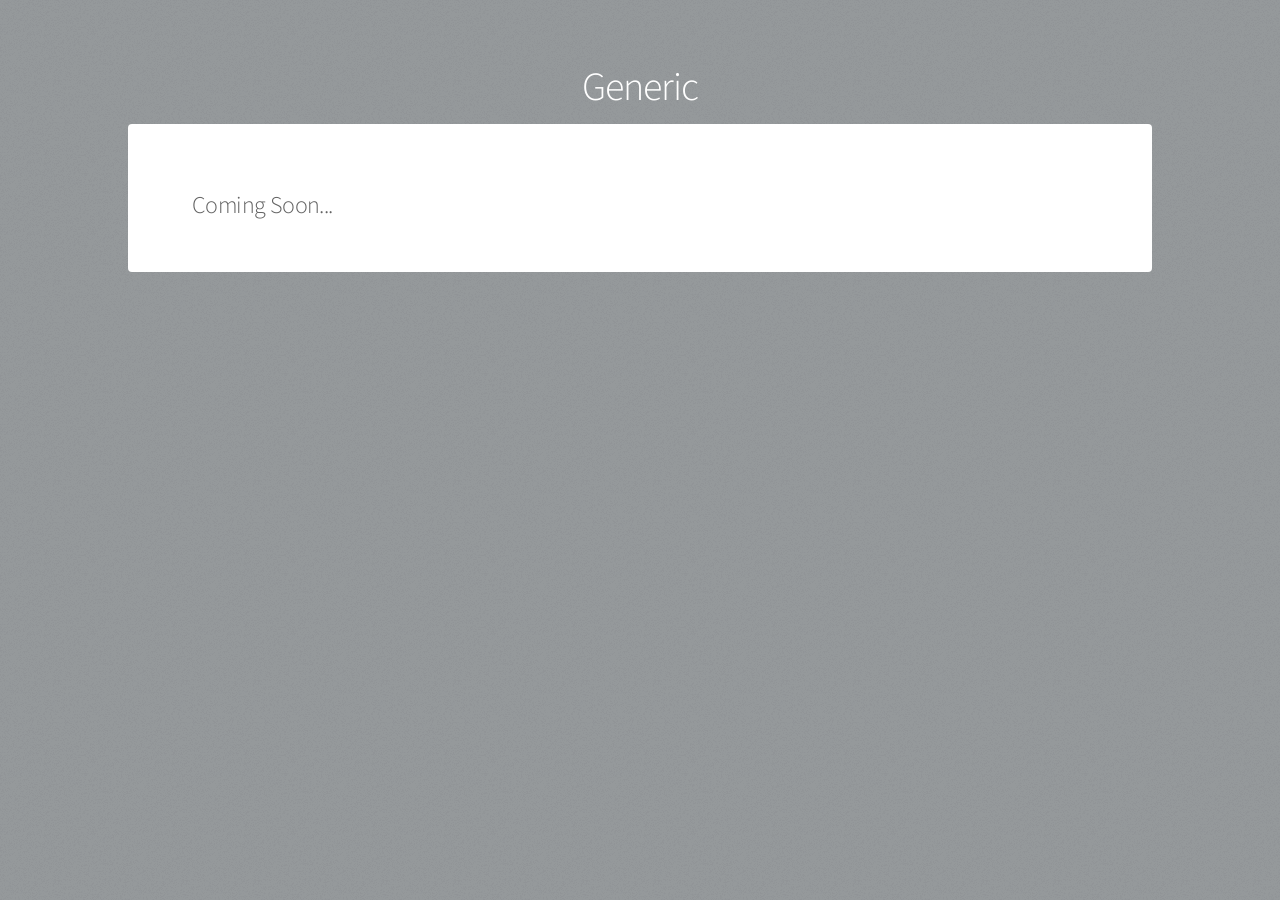
<file: generic.html>
<!DOCTYPE HTML>
<!--
	Stellar by HTML5 UP
	html5up.net | @ajlkn
	Free for personal and commercial use under the CCA 3.0 license (html5up.net/license)
-->
<html>
	<head>
		<title>Generic - Stellar by HTML5 UP</title>
		<meta charset="utf-8" />
		<meta name="viewport" content="width=device-width, initial-scale=1, user-scalable=no" />
		<link rel="stylesheet" href="assets/css/main.css" />
		<noscript><link rel="stylesheet" href="assets/css/noscript.css" /></noscript>
	</head>
	<body class="is-preload">

		<!-- Wrapper -->
			<div id="wrapper">

				<!-- Header -->
					<header id="header">
						<h1>Generic</h1>
					</header>

				<!-- Main -->
					<div id="main">

						<!-- Content -->
							<section id="content" class="main">

								<h2>Coming Soon...</h2>
							</section>

					</div>

			</div>

		<!-- Scripts -->
			<script src="assets/js/jquery.min.js"></script>
			<script src="assets/js/jquery.scrollex.min.js"></script>
			<script src="assets/js/jquery.scrolly.min.js"></script>
			<script src="assets/js/browser.min.js"></script>
			<script src="assets/js/breakpoints.min.js"></script>
			<script src="assets/js/util.js"></script>
			<script src="assets/js/main.js"></script>

	</body>
</html>
</file>
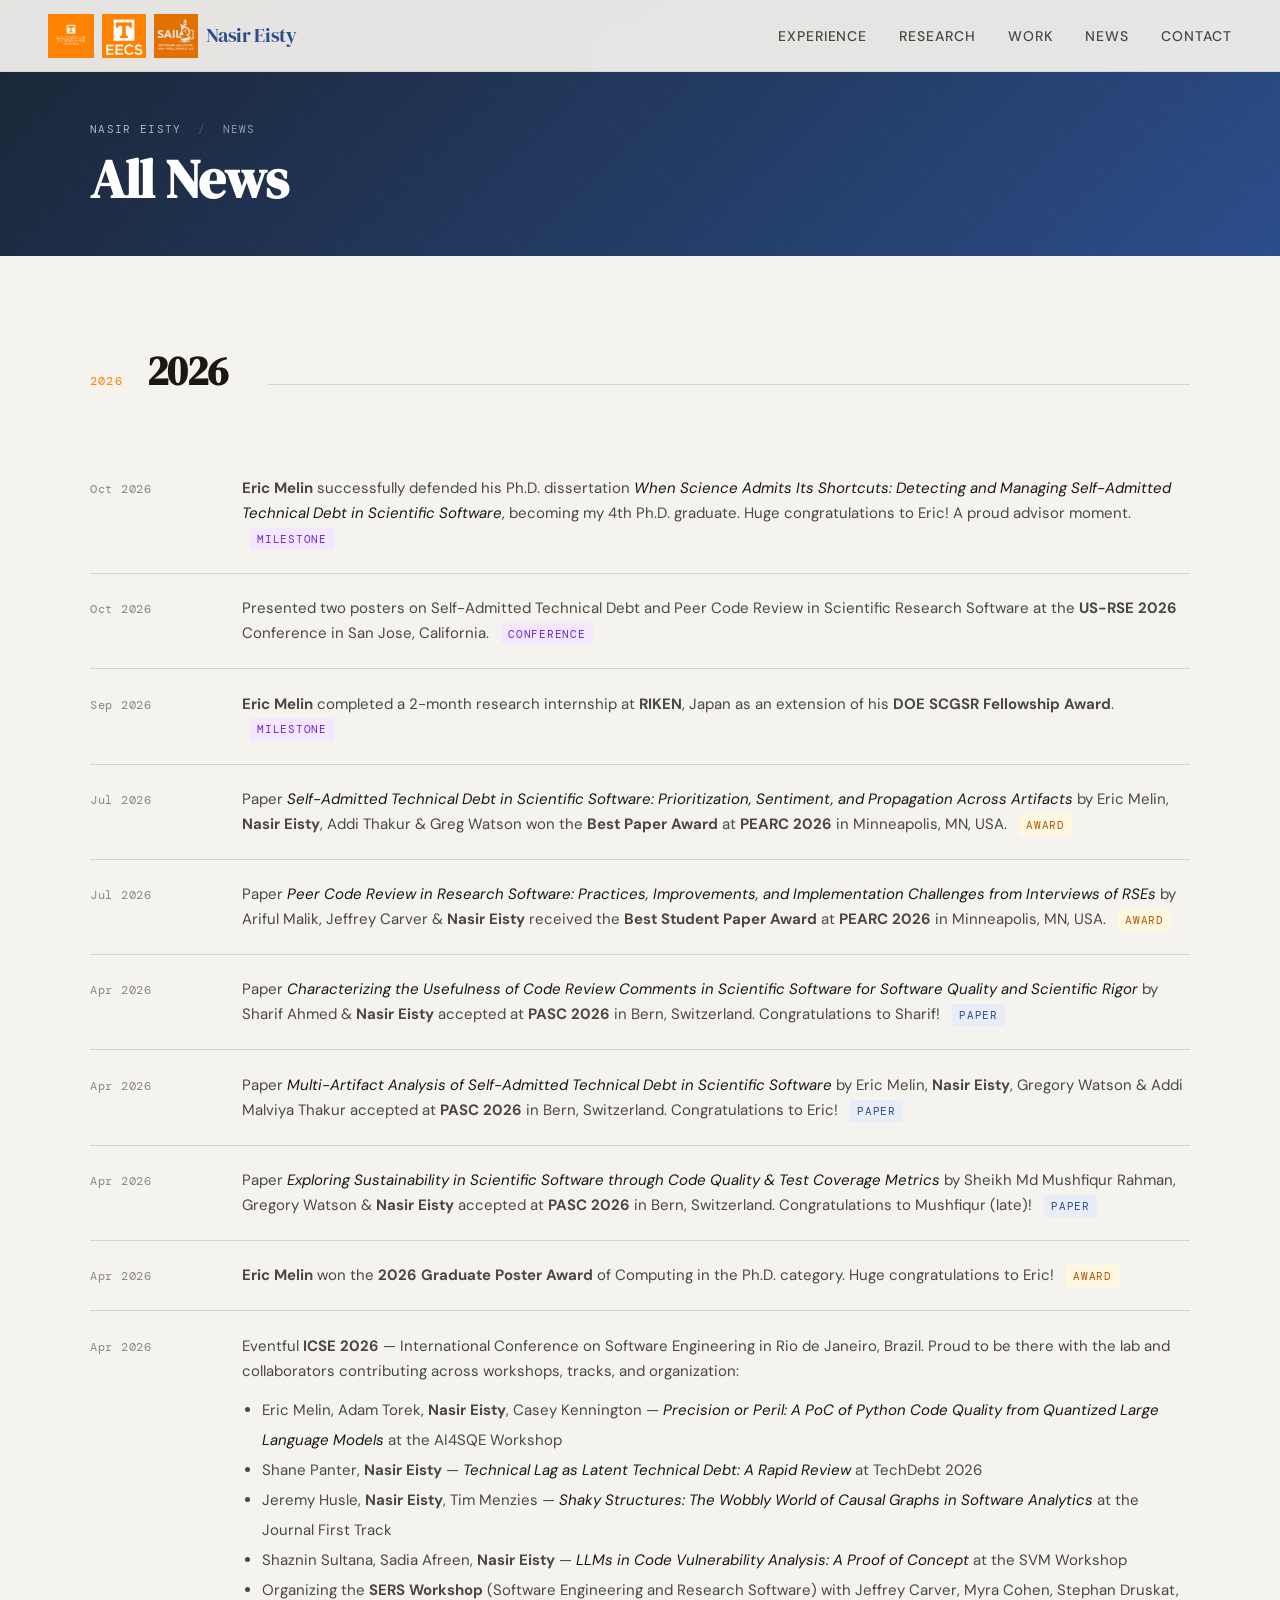
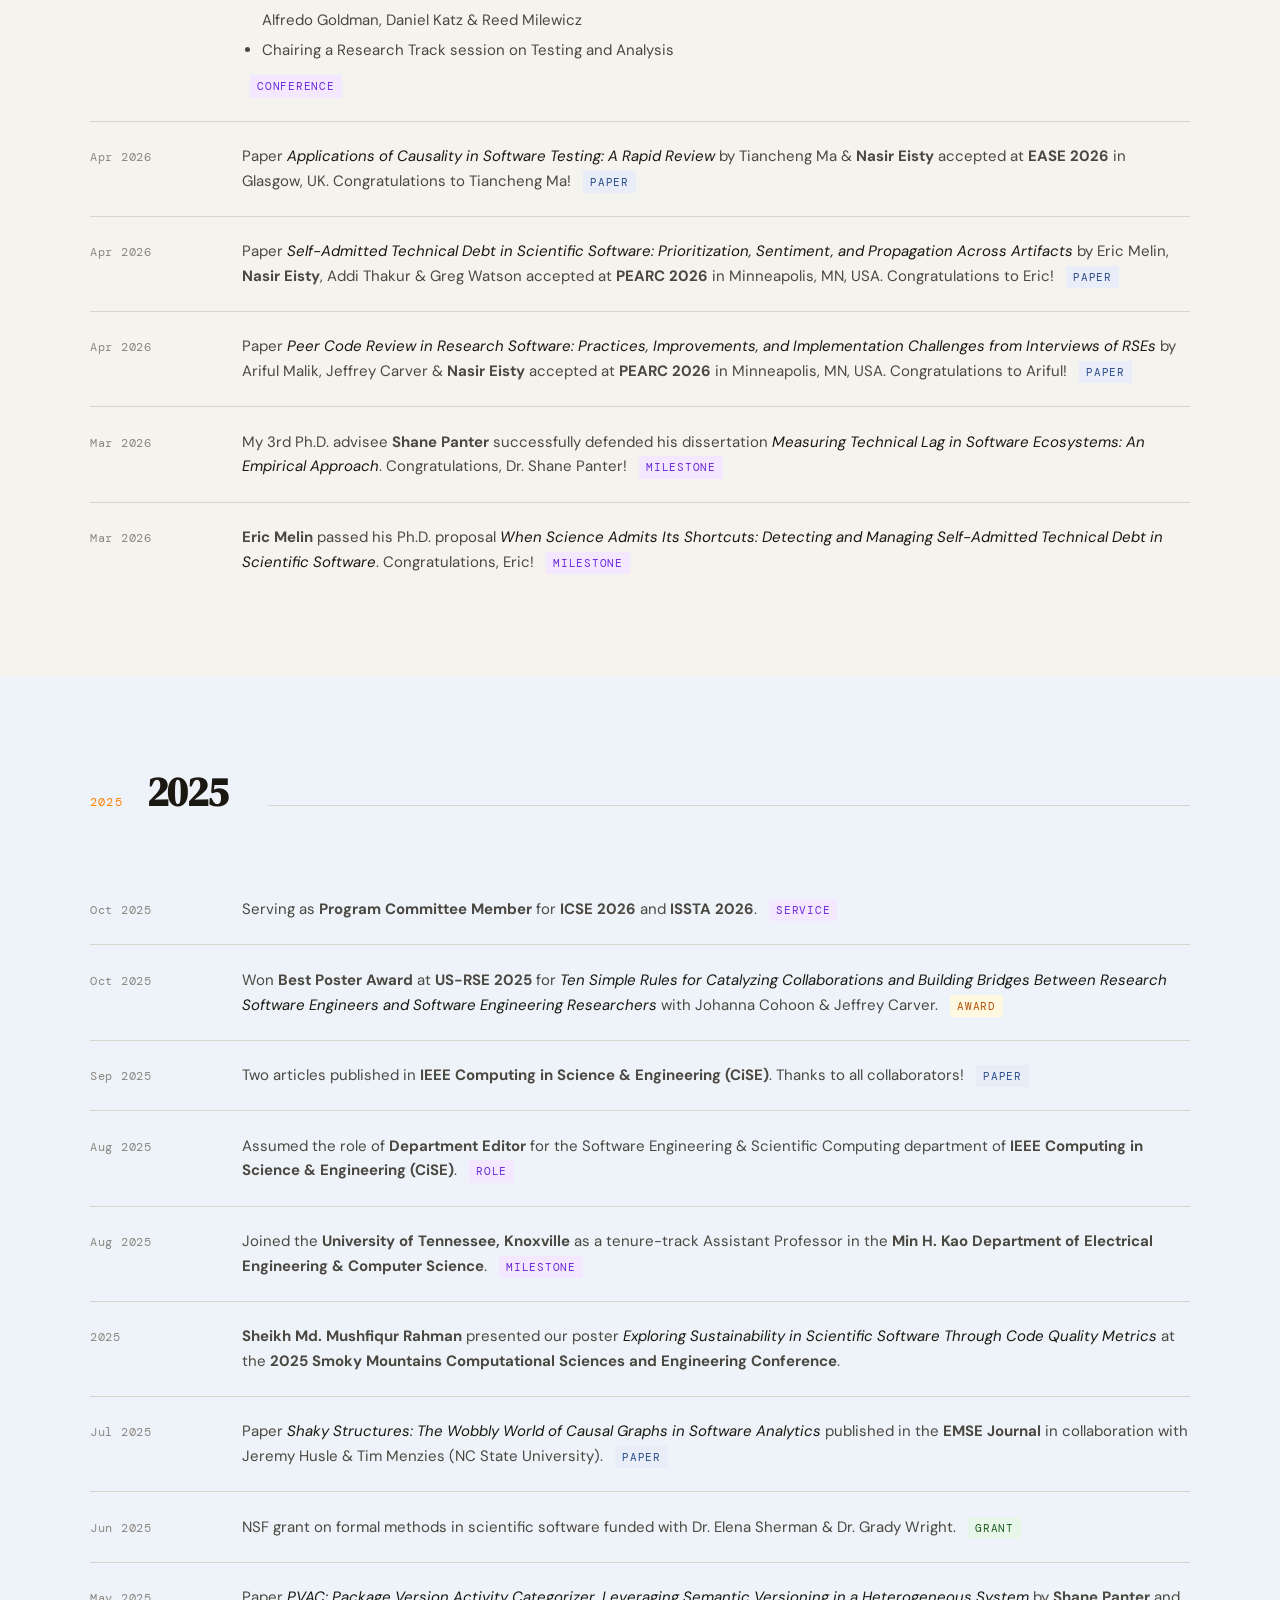
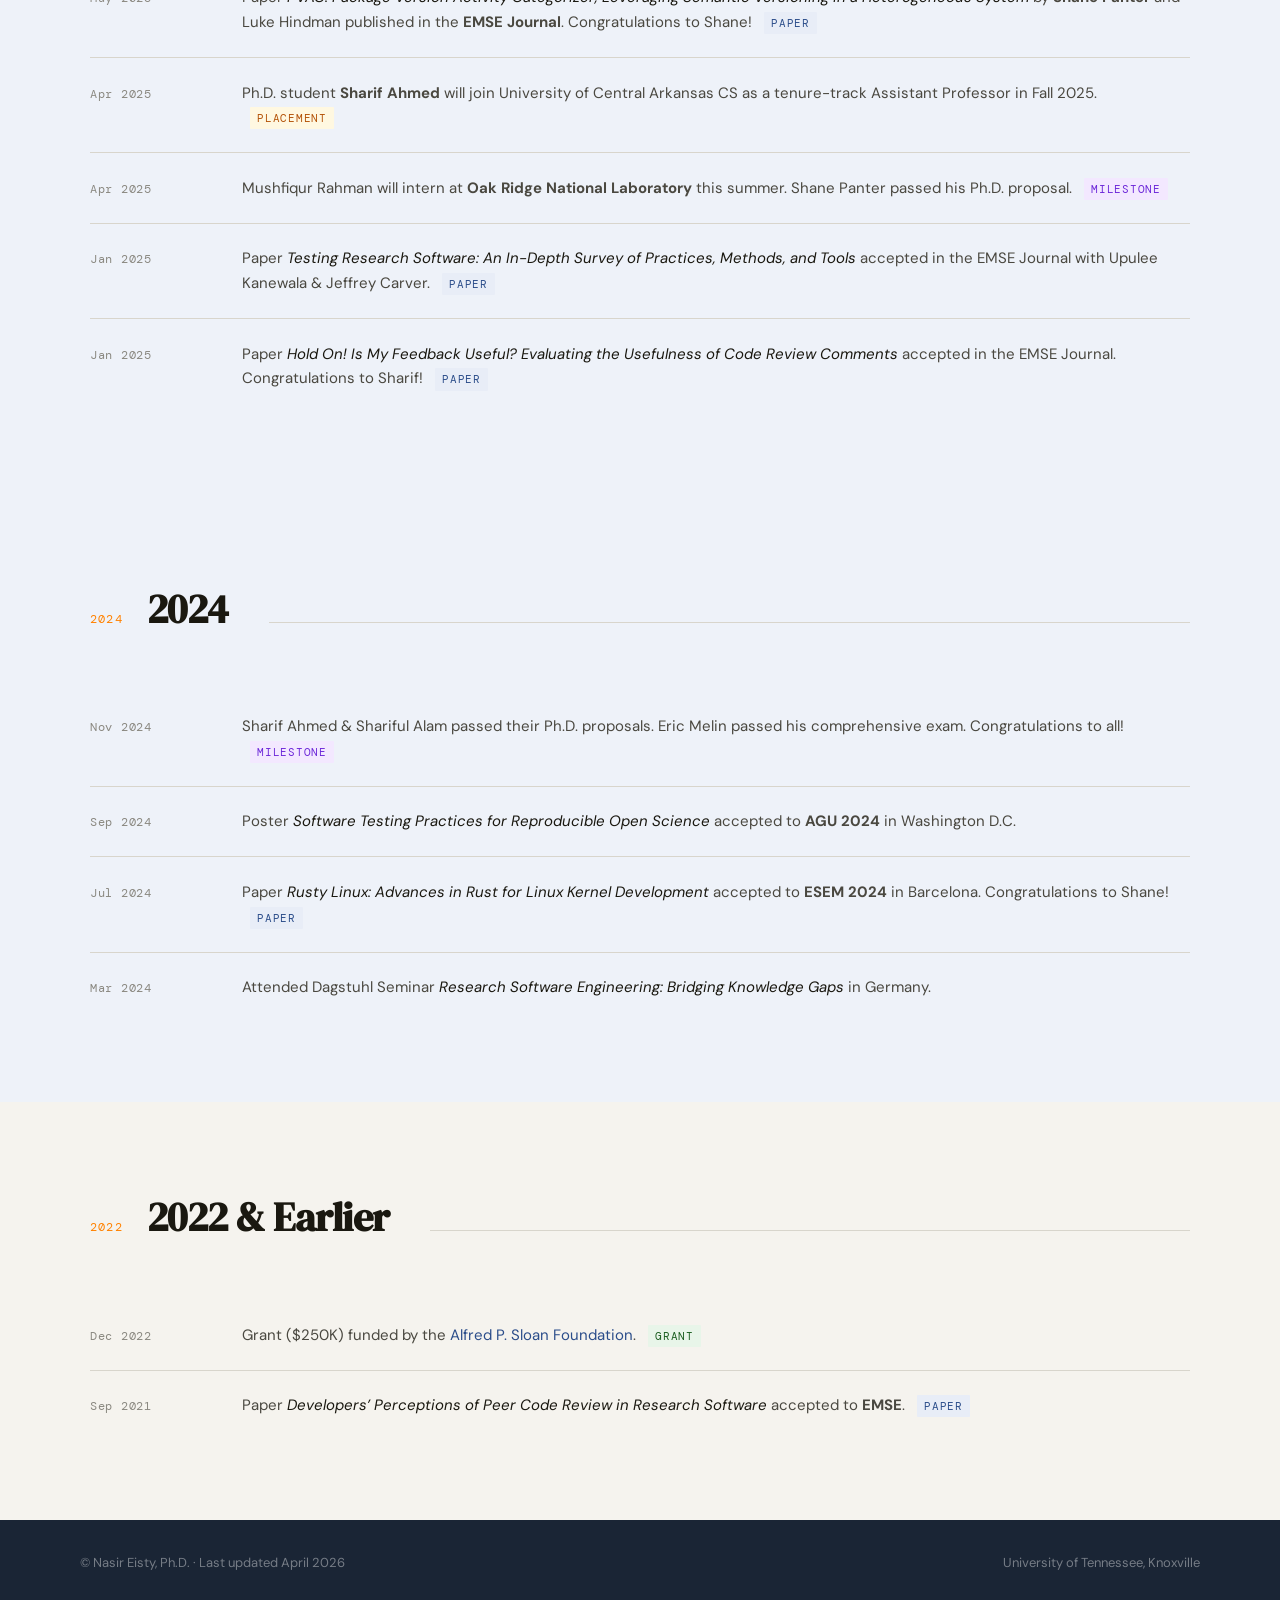
<file: news.html>
<!DOCTYPE HTML>
<html lang="en">
<head>
  <meta charset="utf-8" />
  <meta name="viewport" content="width=device-width, initial-scale=1, user-scalable=no" />
  <title>News &mdash; Nasir Eisty, Ph.D.</title>
  <meta name="description" content="Latest news and updates from the research group of Nasir Eisty, Ph.D." />
  <link rel="preconnect" href="https://fonts.googleapis.com">
  <link rel="preconnect" href="https://fonts.gstatic.com" crossorigin>
  <link href="https://fonts.googleapis.com/css2?family=DM+Serif+Display:ital@0;1&family=DM+Sans:wght@300;400;500&family=DM+Mono:wght@400;500&display=swap" rel="stylesheet">
  <link rel="stylesheet" href="assets/css/fontawesome-all.min.css" />
  <link rel="stylesheet" href="assets/css/modern.css" />
</head>
<body>

  <!-- Navigation -->
  <nav>
    <div class="nav-logo">
      <a href="https://www.utk.edu/" target="_blank"><img src="UTK Logo.png" class="utk-logo-nav" alt="University of Tennessee, Knoxville" /></a>
      <a href="https://eecs.utk.edu/" target="_blank"><img src="UTK EECS Logo.png" class="utk-logo-nav" alt="UTK EECS" /></a>
      <a href="research.html"><img src="SAIL.png" class="sail-logo-nav" alt="SAIL Lab" /></a>
      <a href="index.html" class="nav-logo-text">Nasir Eisty</a>
    </div>
    <ul class="nav-links">
      <li><a href="index.html#experience">Experience</a></li>
      <li><a href="index.html#research">Research</a></li>
      <li><a href="index.html#work">Work</a></li>
      <li><a href="index.html#news">News</a></li>
      <li><a href="index.html#contact">Contact</a></li>
    </ul>
    <button class="nav-toggle" aria-label="Toggle navigation">
      <span></span><span></span><span></span>
    </button>
  </nav>

  <!-- Page Header -->
  <div class="page-header">
    <div class="page-inner">
      <div class="page-breadcrumb">
        <a href="index.html">Nasir Eisty</a>
        <span>/</span>
        News
      </div>
      <h1 class="page-title">All News</h1>
    </div>
  </div>

  <!-- 2026 -->
  <section>
    <div class="section-inner">
      <div class="section-header">
        <span class="section-num">2026</span>
        <h2>2026</h2>
        <div class="rule"></div>
      </div>
      <div class="news-list">

        <div class="news-item">
          <div class="news-date">Oct 2026</div>
          <div class="news-text">
            <strong>Eric Melin</strong> successfully defended his Ph.D. dissertation
            <span class="highlight">When Science Admits Its Shortcuts: Detecting and Managing Self-Admitted Technical Debt in Scientific Software</span>,
            becoming my 4th Ph.D. graduate.
            Huge congratulations to Eric! A proud advisor moment.
            <span class="news-tag tag-milestone">Milestone</span>
          </div>
        </div>

        <div class="news-item">
          <div class="news-date">Oct 2026</div>
          <div class="news-text">
            Presented two posters on Self-Admitted Technical Debt and Peer Code Review in Scientific Research Software at the <strong>US-RSE 2026</strong> Conference in San Jose, California.
            <span class="news-tag tag-milestone">Conference</span>
          </div>
        </div>

        <div class="news-item">
          <div class="news-date">Sep 2026</div>
          <div class="news-text">
            <strong>Eric Melin</strong> completed a 2-month research internship at <strong>RIKEN</strong>, Japan as an extension of his <strong>DOE SCGSR Fellowship Award</strong>.
            <span class="news-tag tag-milestone">Milestone</span>
          </div>
        </div>

        <div class="news-item">
          <div class="news-date">Jul 2026</div>
          <div class="news-text">
            Paper <span class="highlight">Self-Admitted Technical Debt in Scientific Software: Prioritization, Sentiment, and Propagation Across Artifacts</span>
            by Eric Melin, <strong>Nasir Eisty</strong>, Addi Thakur &amp; Greg Watson won the <strong>Best Paper Award</strong> at <strong>PEARC 2026</strong> in Minneapolis, MN, USA.
            <span class="news-tag tag-award">Award</span>
          </div>
        </div>

        <div class="news-item">
          <div class="news-date">Jul 2026</div>
          <div class="news-text">
            Paper <span class="highlight">Peer Code Review in Research Software: Practices, Improvements, and Implementation Challenges from Interviews of RSEs</span>
            by Ariful Malik, Jeffrey Carver &amp; <strong>Nasir Eisty</strong> received the <strong>Best Student Paper Award</strong> at <strong>PEARC 2026</strong> in Minneapolis, MN, USA.
            <span class="news-tag tag-award">Award</span>
          </div>
        </div>

        <div class="news-item">
          <div class="news-date">Apr 2026</div>
          <div class="news-text">
            Paper <span class="highlight">Characterizing the Usefulness of Code Review Comments in Scientific Software for Software Quality and Scientific Rigor</span>
            by Sharif Ahmed &amp; <strong>Nasir Eisty</strong> accepted at <strong>PASC 2026</strong> in Bern, Switzerland.
            Congratulations to Sharif!
            <span class="news-tag tag-paper">Paper</span>
          </div>
        </div>

        <div class="news-item">
          <div class="news-date">Apr 2026</div>
          <div class="news-text">
            Paper <span class="highlight">Multi-Artifact Analysis of Self-Admitted Technical Debt in Scientific Software</span>
            by Eric Melin, <strong>Nasir Eisty</strong>, Gregory Watson &amp; Addi Malviya Thakur accepted at <strong>PASC 2026</strong> in Bern, Switzerland.
            Congratulations to Eric!
            <span class="news-tag tag-paper">Paper</span>
          </div>
        </div>

        <div class="news-item">
          <div class="news-date">Apr 2026</div>
          <div class="news-text">
            Paper <span class="highlight">Exploring Sustainability in Scientific Software through Code Quality &amp; Test Coverage Metrics</span>
            by Sheikh Md Mushfiqur Rahman, Gregory Watson &amp; <strong>Nasir Eisty</strong> accepted at <strong>PASC 2026</strong> in Bern, Switzerland.
            Congratulations to Mushfiqur (late)!
            <span class="news-tag tag-paper">Paper</span>
          </div>
        </div>

        <div class="news-item">
          <div class="news-date">Apr 2026</div>
          <div class="news-text">
            <strong>Eric Melin</strong> won the <strong>2026 Graduate Poster Award</strong> of Computing in the Ph.D. category.
            Huge congratulations to Eric!
            <span class="news-tag tag-award">Award</span>
          </div>
        </div>

        <div class="news-item">
          <div class="news-date">Apr 2026</div>
          <div class="news-text">
            Eventful <strong>ICSE 2026</strong> &mdash; International Conference on Software Engineering in Rio de Janeiro, Brazil. Proud to be there with the lab and collaborators contributing across workshops, tracks, and organization:
            <ul style="margin: 0.75rem 0 0.5rem 1.25rem; line-height: 2;">
              <li>Eric Melin, Adam Torek, <strong>Nasir Eisty</strong>, Casey Kennington &mdash; <span class="highlight">Precision or Peril: A PoC of Python Code Quality from Quantized Large Language Models</span> at the AI4SQE Workshop</li>
              <li>Shane Panter, <strong>Nasir Eisty</strong> &mdash; <span class="highlight">Technical Lag as Latent Technical Debt: A Rapid Review</span> at TechDebt 2026</li>
              <li>Jeremy Husle, <strong>Nasir Eisty</strong>, Tim Menzies &mdash; <span class="highlight">Shaky Structures: The Wobbly World of Causal Graphs in Software Analytics</span> at the Journal First Track</li>
              <li>Shaznin Sultana, Sadia Afreen, <strong>Nasir Eisty</strong> &mdash; <span class="highlight">LLMs in Code Vulnerability Analysis: A Proof of Concept</span> at the SVM Workshop</li>
              <li>Organizing the <strong>SERS Workshop</strong> (Software Engineering and Research Software) with Jeffrey Carver, Myra Cohen, Stephan Druskat, Alfredo Goldman, Daniel Katz &amp; Reed Milewicz</li>
              <li>Chairing a Research Track session on Testing and Analysis</li>
            </ul>
            <span class="news-tag tag-milestone">Conference</span>
          </div>
        </div>


        <div class="news-item">
          <div class="news-date">Apr 2026</div>
          <div class="news-text">
            Paper <span class="highlight">Applications of Causality in Software Testing: A Rapid Review</span>
            by Tiancheng Ma &amp; <strong>Nasir Eisty</strong> accepted at <strong>EASE 2026</strong> in Glasgow, UK.
            Congratulations to Tiancheng Ma!
            <span class="news-tag tag-paper">Paper</span>
          </div>
        </div>

        <div class="news-item">
          <div class="news-date">Apr 2026</div>
          <div class="news-text">
            Paper <span class="highlight">Self-Admitted Technical Debt in Scientific Software: Prioritization, Sentiment, and Propagation Across Artifacts</span>
            by Eric Melin, <strong>Nasir Eisty</strong>, Addi Thakur &amp; Greg Watson accepted at <strong>PEARC 2026</strong> in Minneapolis, MN, USA.
            Congratulations to Eric!
            <span class="news-tag tag-paper">Paper</span>
          </div>
        </div>

        <div class="news-item">
          <div class="news-date">Apr 2026</div>
          <div class="news-text">
            Paper <span class="highlight">Peer Code Review in Research Software: Practices, Improvements, and Implementation Challenges from Interviews of RSEs</span>
            by Ariful Malik, Jeffrey Carver &amp; <strong>Nasir Eisty</strong> accepted at <strong>PEARC 2026</strong> in Minneapolis, MN, USA.
            Congratulations to Ariful!
            <span class="news-tag tag-paper">Paper</span>
          </div>
        </div>

        <div class="news-item">
          <div class="news-date">Mar 2026</div>
          <div class="news-text">
            My 3rd Ph.D. advisee <strong>Shane Panter</strong> successfully defended his dissertation
            <span class="highlight">Measuring Technical Lag in Software Ecosystems: An Empirical Approach</span>.
            Congratulations, Dr. Shane Panter!
            <span class="news-tag tag-milestone">Milestone</span>
          </div>
        </div>

        <div class="news-item">
          <div class="news-date">Mar 2026</div>
          <div class="news-text">
            <strong>Eric Melin</strong> passed his Ph.D. proposal
            <span class="highlight">When Science Admits Its Shortcuts: Detecting and Managing Self-Admitted Technical Debt in Scientific Software</span>.
            Congratulations, Eric!
            <span class="news-tag tag-milestone">Milestone</span>
          </div>
        </div>

      </div>
    </div>
  </section>

  <!-- News Archive -->
  <section style="background: var(--bg-blue);">
    <div class="section-inner">
      <div class="section-header">
        <span class="section-num">2025</span>
        <h2>2025</h2>
        <div class="rule"></div>
      </div>
      <div class="news-list">

        <div class="news-item">
          <div class="news-date">Oct 2025</div>
          <div class="news-text">
            Serving as <strong>Program Committee Member</strong> for <strong>ICSE 2026</strong> and <strong>ISSTA 2026</strong>.
            <span class="news-tag tag-milestone">Service</span>
          </div>
        </div>

        <div class="news-item">
          <div class="news-date">Oct 2025</div>
          <div class="news-text">
            Won <strong>Best Poster Award</strong> at <strong>US-RSE 2025</strong> for
            <span class="highlight">Ten Simple Rules for Catalyzing Collaborations and Building Bridges Between Research Software Engineers and Software Engineering Researchers</span>
            with Johanna Cohoon &amp; Jeffrey Carver.
            <span class="news-tag tag-award">Award</span>
          </div>
        </div>

        <div class="news-item">
          <div class="news-date">Sep 2025</div>
          <div class="news-text">
            Two articles published in <strong>IEEE Computing in Science &amp; Engineering (CiSE)</strong>. Thanks to all collaborators!
            <span class="news-tag tag-paper">Paper</span>
          </div>
        </div>

        <div class="news-item">
          <div class="news-date">Aug 2025</div>
          <div class="news-text">
            Assumed the role of <strong>Department Editor</strong> for the Software Engineering &amp; Scientific Computing department of <strong>IEEE Computing in Science &amp; Engineering (CiSE)</strong>.
            <span class="news-tag tag-milestone">Role</span>
          </div>
        </div>

        <div class="news-item">
          <div class="news-date">Aug 2025</div>
          <div class="news-text">
            Joined the <strong>University of Tennessee, Knoxville</strong> as a tenure-track Assistant Professor in the
            <strong>Min H. Kao Department of Electrical Engineering &amp; Computer Science</strong>.
            <span class="news-tag tag-milestone">Milestone</span>
          </div>
        </div>

        <div class="news-item">
          <div class="news-date">2025</div>
          <div class="news-text">
            <strong>Sheikh Md. Mushfiqur Rahman</strong> presented our poster
            <span class="highlight">Exploring Sustainability in Scientific Software Through Code Quality Metrics</span>
            at the <strong>2025 Smoky Mountains Computational Sciences and Engineering Conference</strong>.
          </div>
        </div>

        <div class="news-item">
          <div class="news-date">Jul 2025</div>
          <div class="news-text">
            Paper <span class="highlight">Shaky Structures: The Wobbly World of Causal Graphs in Software Analytics</span>
            published in the <strong>EMSE Journal</strong> in collaboration with Jeremy Husle &amp; Tim Menzies (NC State University).
            <span class="news-tag tag-paper">Paper</span>
          </div>
        </div>

        <div class="news-item">
          <div class="news-date">Jun 2025</div>
          <div class="news-text">
            NSF grant on formal methods in scientific software funded with Dr. Elena Sherman &amp; Dr. Grady Wright.
            <span class="news-tag tag-grant">Grant</span>
          </div>
        </div>

        <div class="news-item">
          <div class="news-date">May 2025</div>
          <div class="news-text">
            Paper <span class="highlight">PVAC: Package Version Activity Categorizer, Leveraging Semantic Versioning in a Heterogeneous System</span>
            by <strong>Shane Panter</strong> and Luke Hindman published in the <strong>EMSE Journal</strong>.
            Congratulations to Shane!
            <span class="news-tag tag-paper">Paper</span>
          </div>
        </div>

        <div class="news-item">
          <div class="news-date">Apr 2025</div>
          <div class="news-text">
            Ph.D. student <strong>Sharif Ahmed</strong> will join University of Central Arkansas CS as a
            tenure-track Assistant Professor in Fall 2025.
            <span class="news-tag tag-award">Placement</span>
          </div>
        </div>

        <div class="news-item">
          <div class="news-date">Apr 2025</div>
          <div class="news-text">
            Mushfiqur Rahman will intern at <strong>Oak Ridge National Laboratory</strong> this summer.
            Shane Panter passed his Ph.D. proposal.
            <span class="news-tag tag-milestone">Milestone</span>
          </div>
        </div>

        <div class="news-item">
          <div class="news-date">Jan 2025</div>
          <div class="news-text">
            Paper <span class="highlight">Testing Research Software: An In-Depth Survey of Practices, Methods, and Tools</span>
            accepted in the EMSE Journal with Upulee Kanewala &amp; Jeffrey Carver.
            <span class="news-tag tag-paper">Paper</span>
          </div>
        </div>

        <div class="news-item">
          <div class="news-date">Jan 2025</div>
          <div class="news-text">
            Paper <span class="highlight">Hold On! Is My Feedback Useful? Evaluating the Usefulness of Code Review Comments</span>
            accepted in the EMSE Journal. Congratulations to Sharif!
            <span class="news-tag tag-paper">Paper</span>
          </div>
        </div>

      </div>
    </div>
  </section>

  <!-- 2024 -->
  <section style="background: var(--bg-blue);">
    <div class="section-inner">
      <div class="section-header">
        <span class="section-num">2024</span>
        <h2>2024</h2>
        <div class="rule"></div>
      </div>
      <div class="news-list">

        <div class="news-item">
          <div class="news-date">Nov 2024</div>
          <div class="news-text">
            Sharif Ahmed &amp; Shariful Alam passed their Ph.D. proposals. Eric Melin passed his comprehensive exam.
            Congratulations to all!
            <span class="news-tag tag-milestone">Milestone</span>
          </div>
        </div>

        <div class="news-item">
          <div class="news-date">Sep 2024</div>
          <div class="news-text">
            Poster <span class="highlight">Software Testing Practices for Reproducible Open Science</span>
            accepted to <strong>AGU 2024</strong> in Washington D.C.
          </div>
        </div>

        <div class="news-item">
          <div class="news-date">Jul 2024</div>
          <div class="news-text">
            Paper <span class="highlight">Rusty Linux: Advances in Rust for Linux Kernel Development</span>
            accepted to <strong>ESEM 2024</strong> in Barcelona. Congratulations to Shane!
            <span class="news-tag tag-paper">Paper</span>
          </div>
        </div>

        <div class="news-item">
          <div class="news-date">Mar 2024</div>
          <div class="news-text">
            Attended Dagstuhl Seminar <span class="highlight">Research Software Engineering: Bridging Knowledge Gaps</span> in Germany.
          </div>
        </div>

      </div>
    </div>
  </section>

  <!-- 2022 and earlier -->
  <section>
    <div class="section-inner">
      <div class="section-header">
        <span class="section-num">2022</span>
        <h2>2022 &amp; Earlier</h2>
        <div class="rule"></div>
      </div>
      <div class="news-list">

        <div class="news-item">
          <div class="news-date">Dec 2022</div>
          <div class="news-text">
            Grant ($250K) funded by the <a href="https://sloan.org/" target="_blank">Alfred P. Sloan Foundation</a>.
            <span class="news-tag tag-grant">Grant</span>
          </div>
        </div>

        <div class="news-item">
          <div class="news-date">Sep 2021</div>
          <div class="news-text">
            Paper <a href="https://link.springer.com/article/10.1007/s10664-021-10053-x" target="_blank">
              <span class="highlight">Developers&rsquo; Perceptions of Peer Code Review in Research Software</span></a>
            accepted to <strong>EMSE</strong>.
            <span class="news-tag tag-paper">Paper</span>
          </div>
        </div>

      </div>
    </div>
  </section>

  <!-- Footer -->
  <footer>
    <div>&copy; Nasir Eisty, Ph.D. &middot; Last updated April 2026</div>
    <div>University of Tennessee, Knoxville</div>
  </footer>

  <script>
    document.querySelector('.nav-toggle').addEventListener('click', () => {
      document.querySelector('.nav-links').classList.toggle('open');
    });
    document.querySelectorAll('.nav-links a').forEach(a => {
      a.addEventListener('click', () => document.querySelector('.nav-links').classList.remove('open'));
    });
  </script>

</body>
</html>
</file>
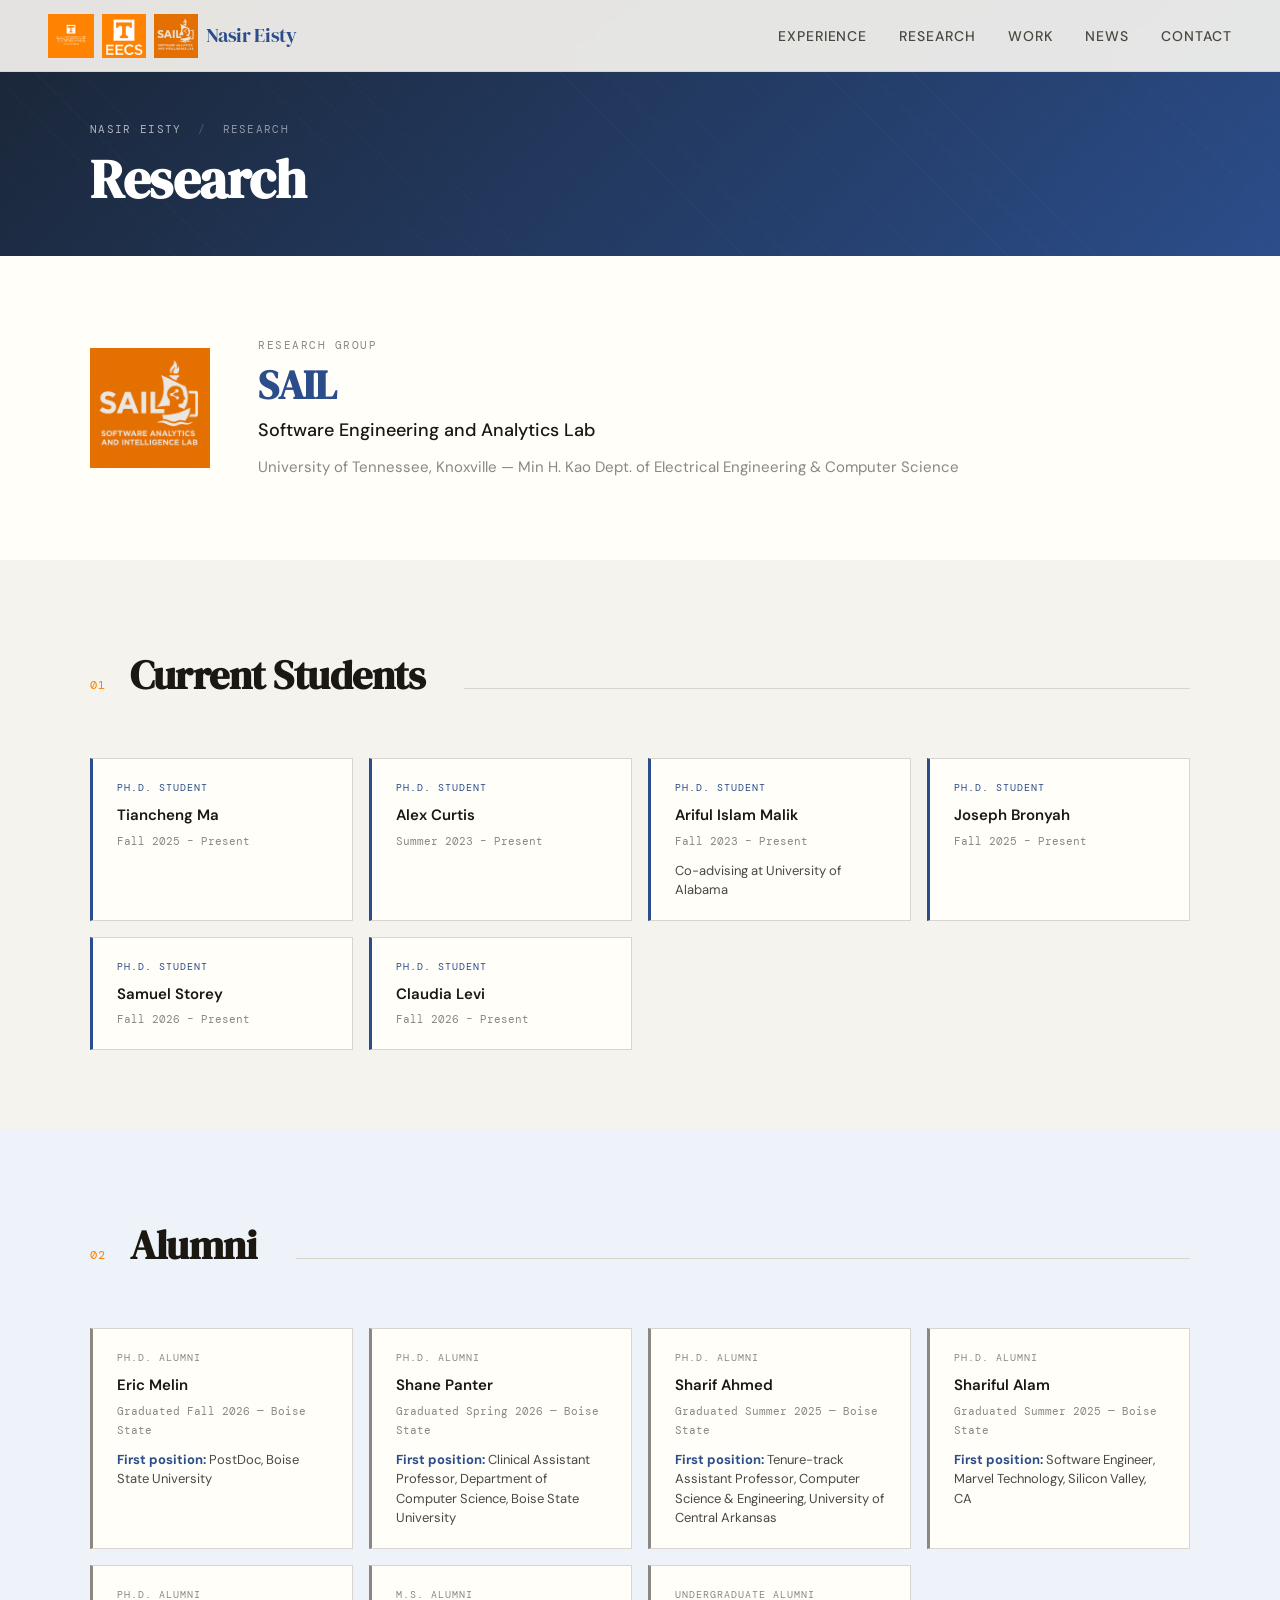
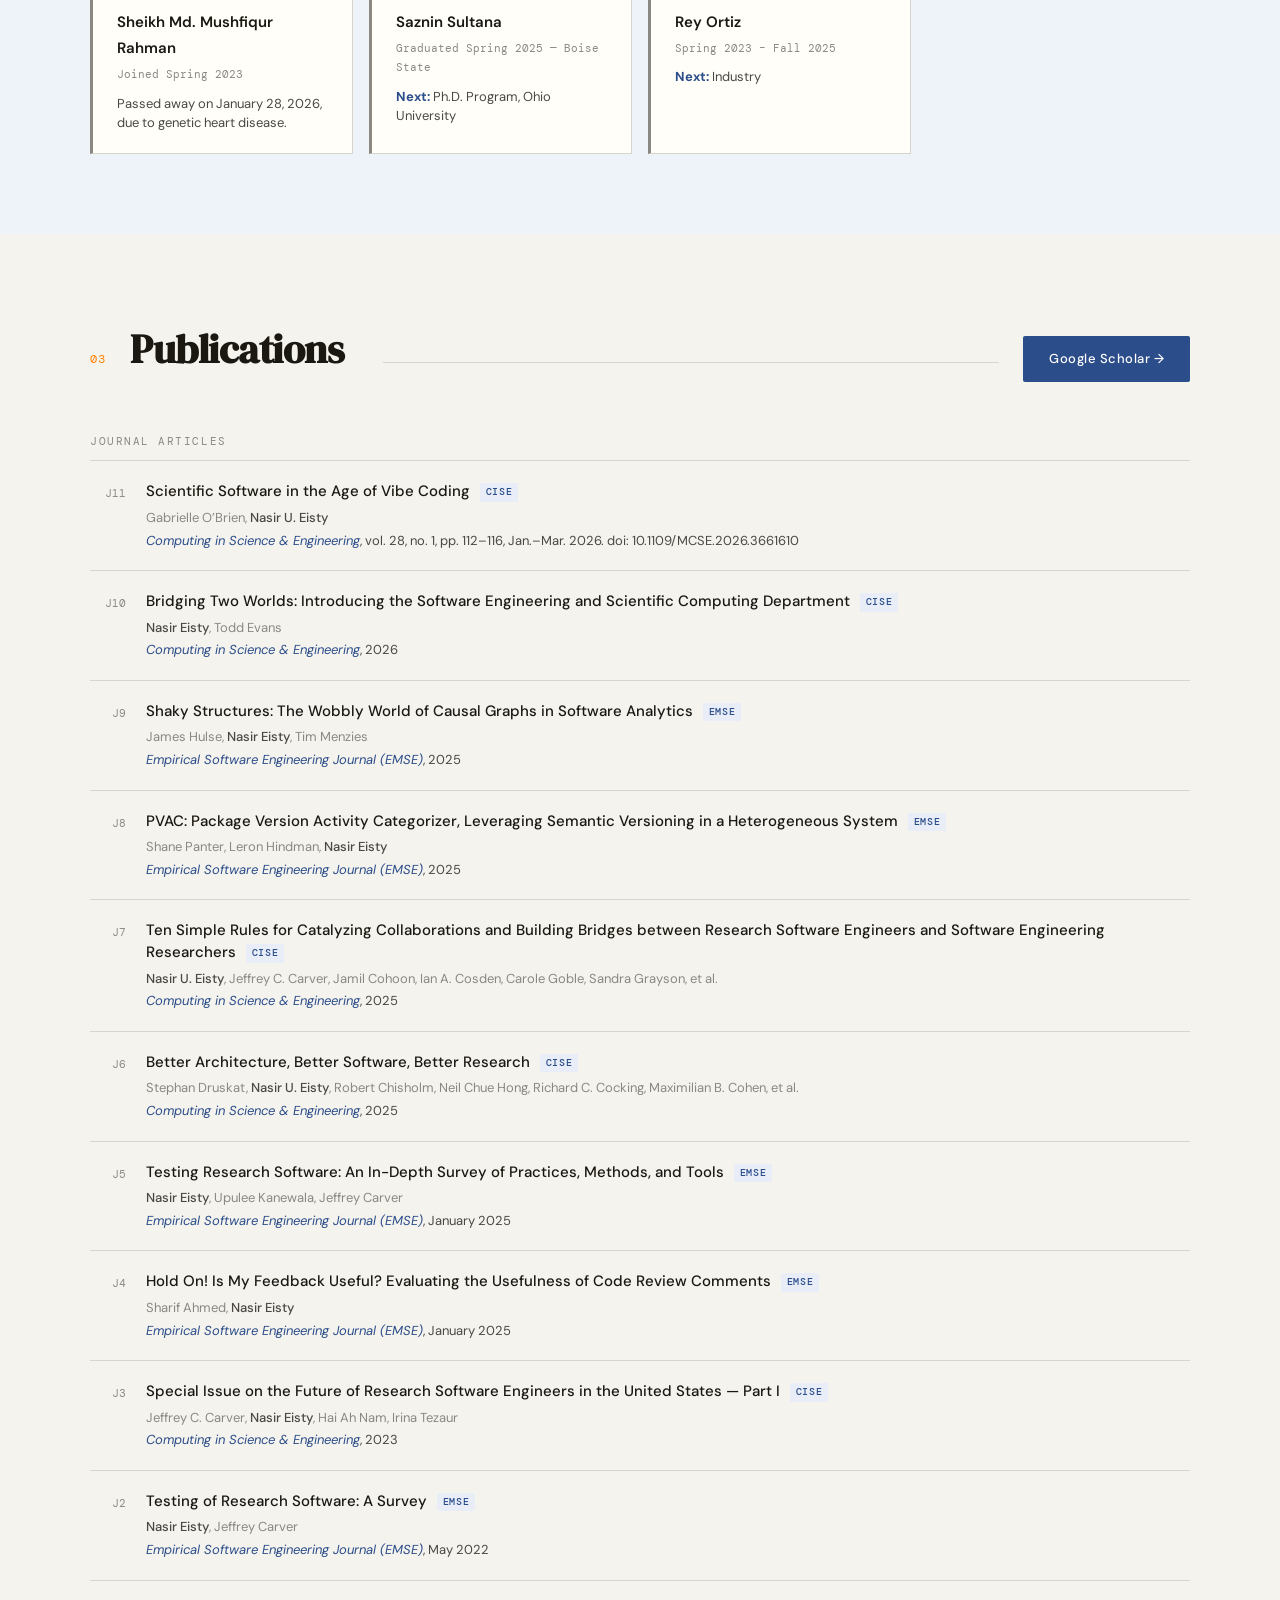
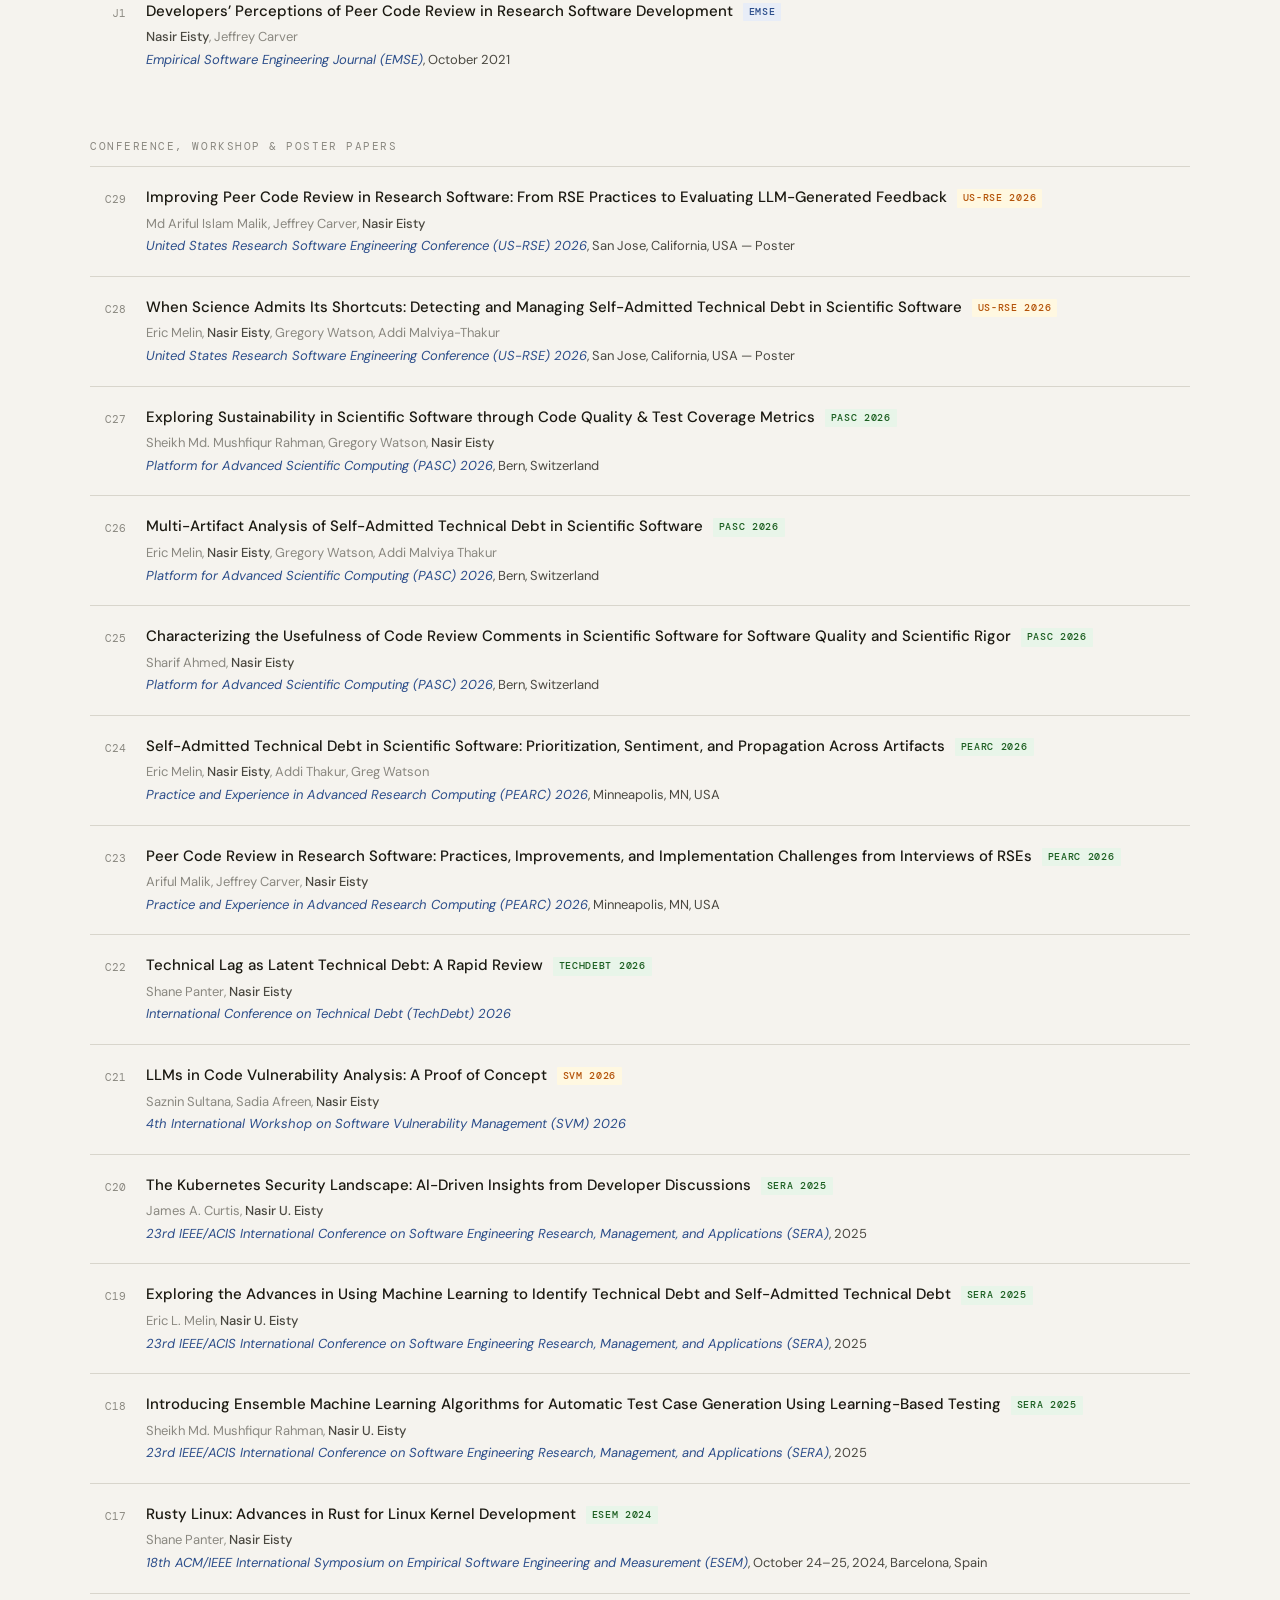
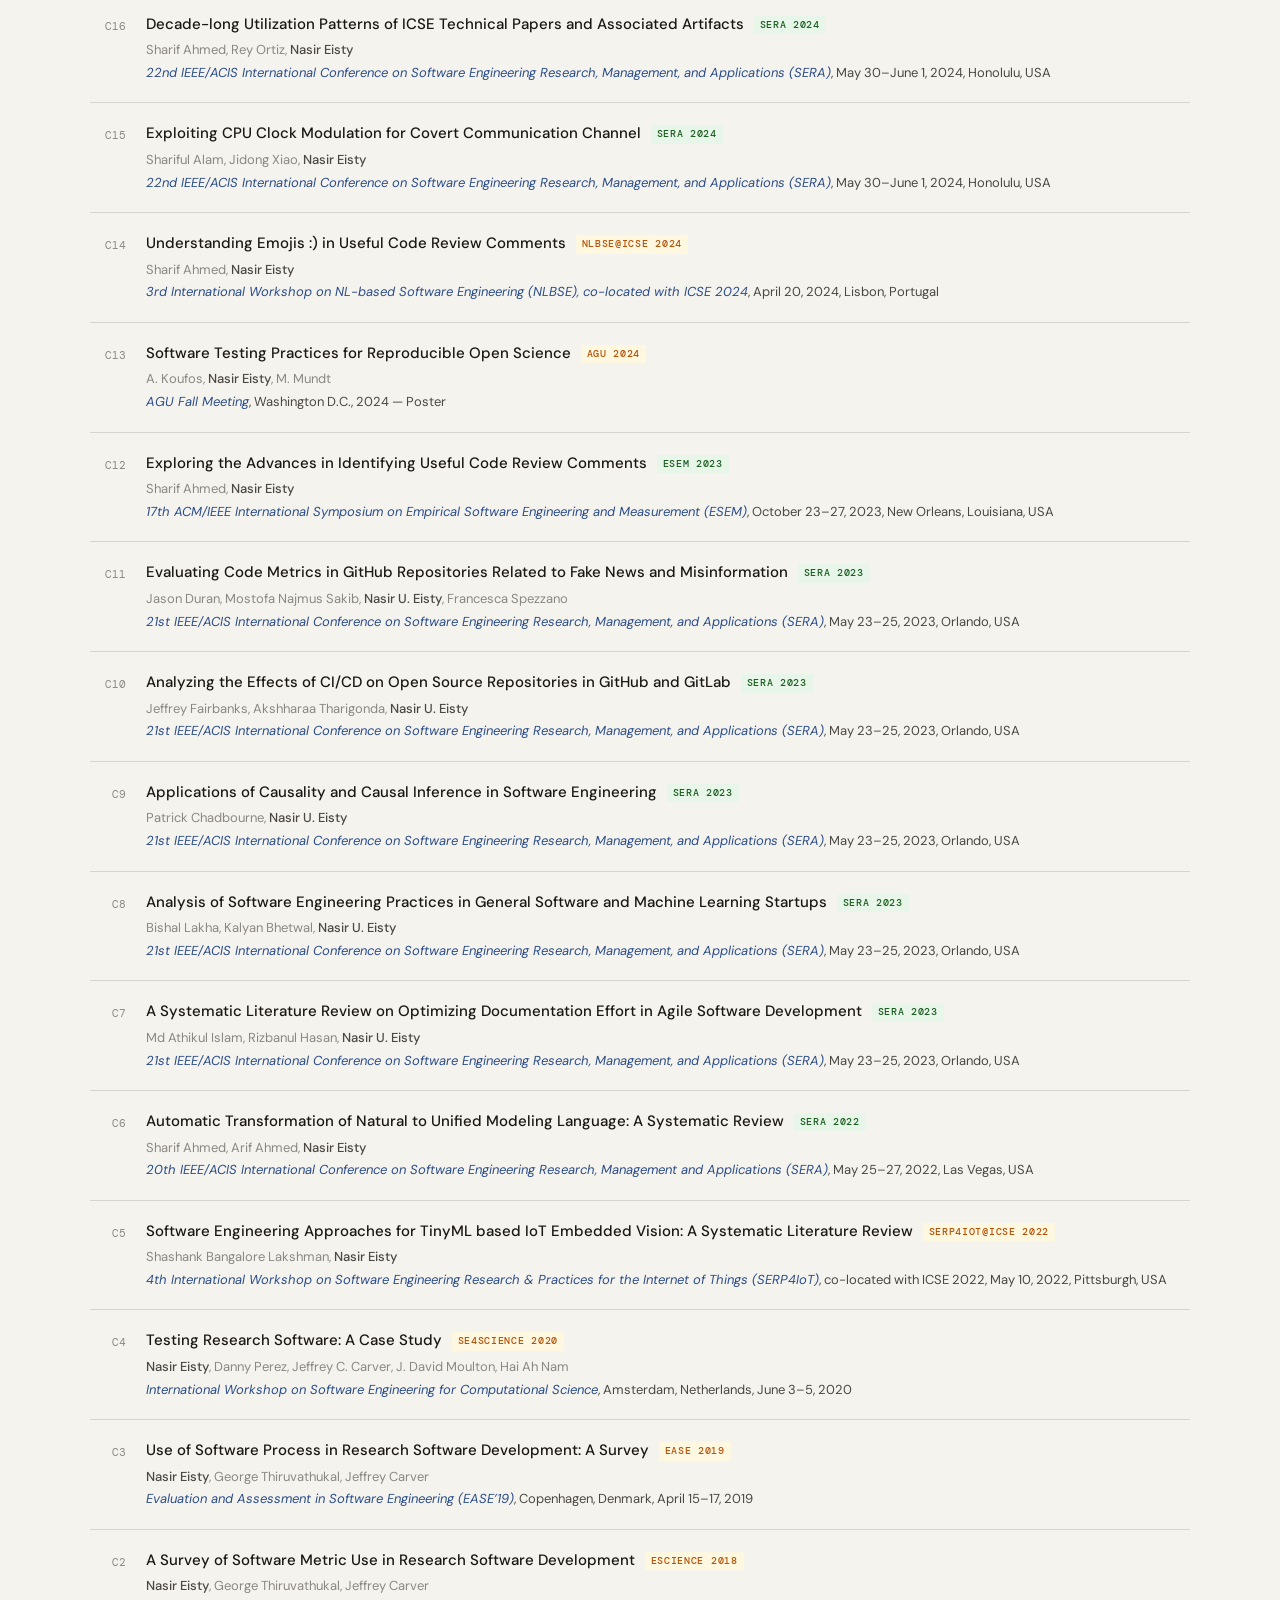
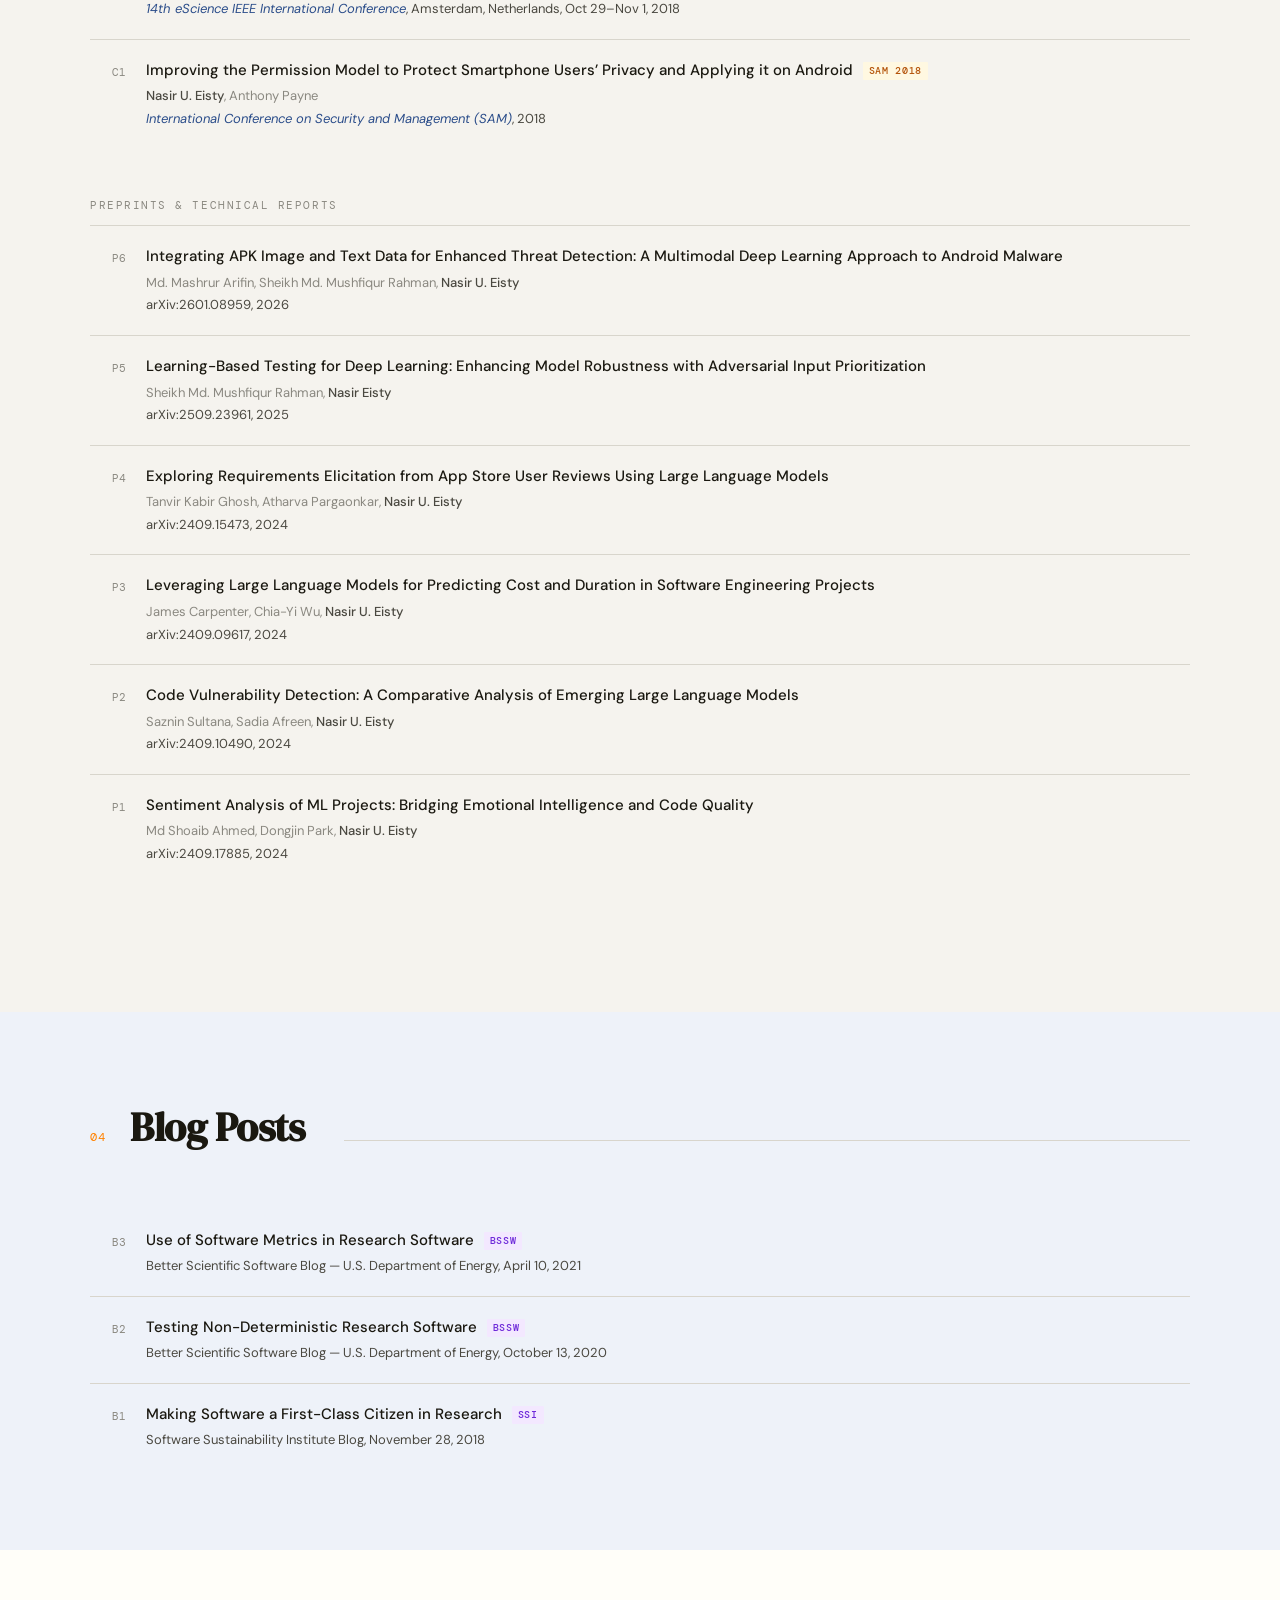
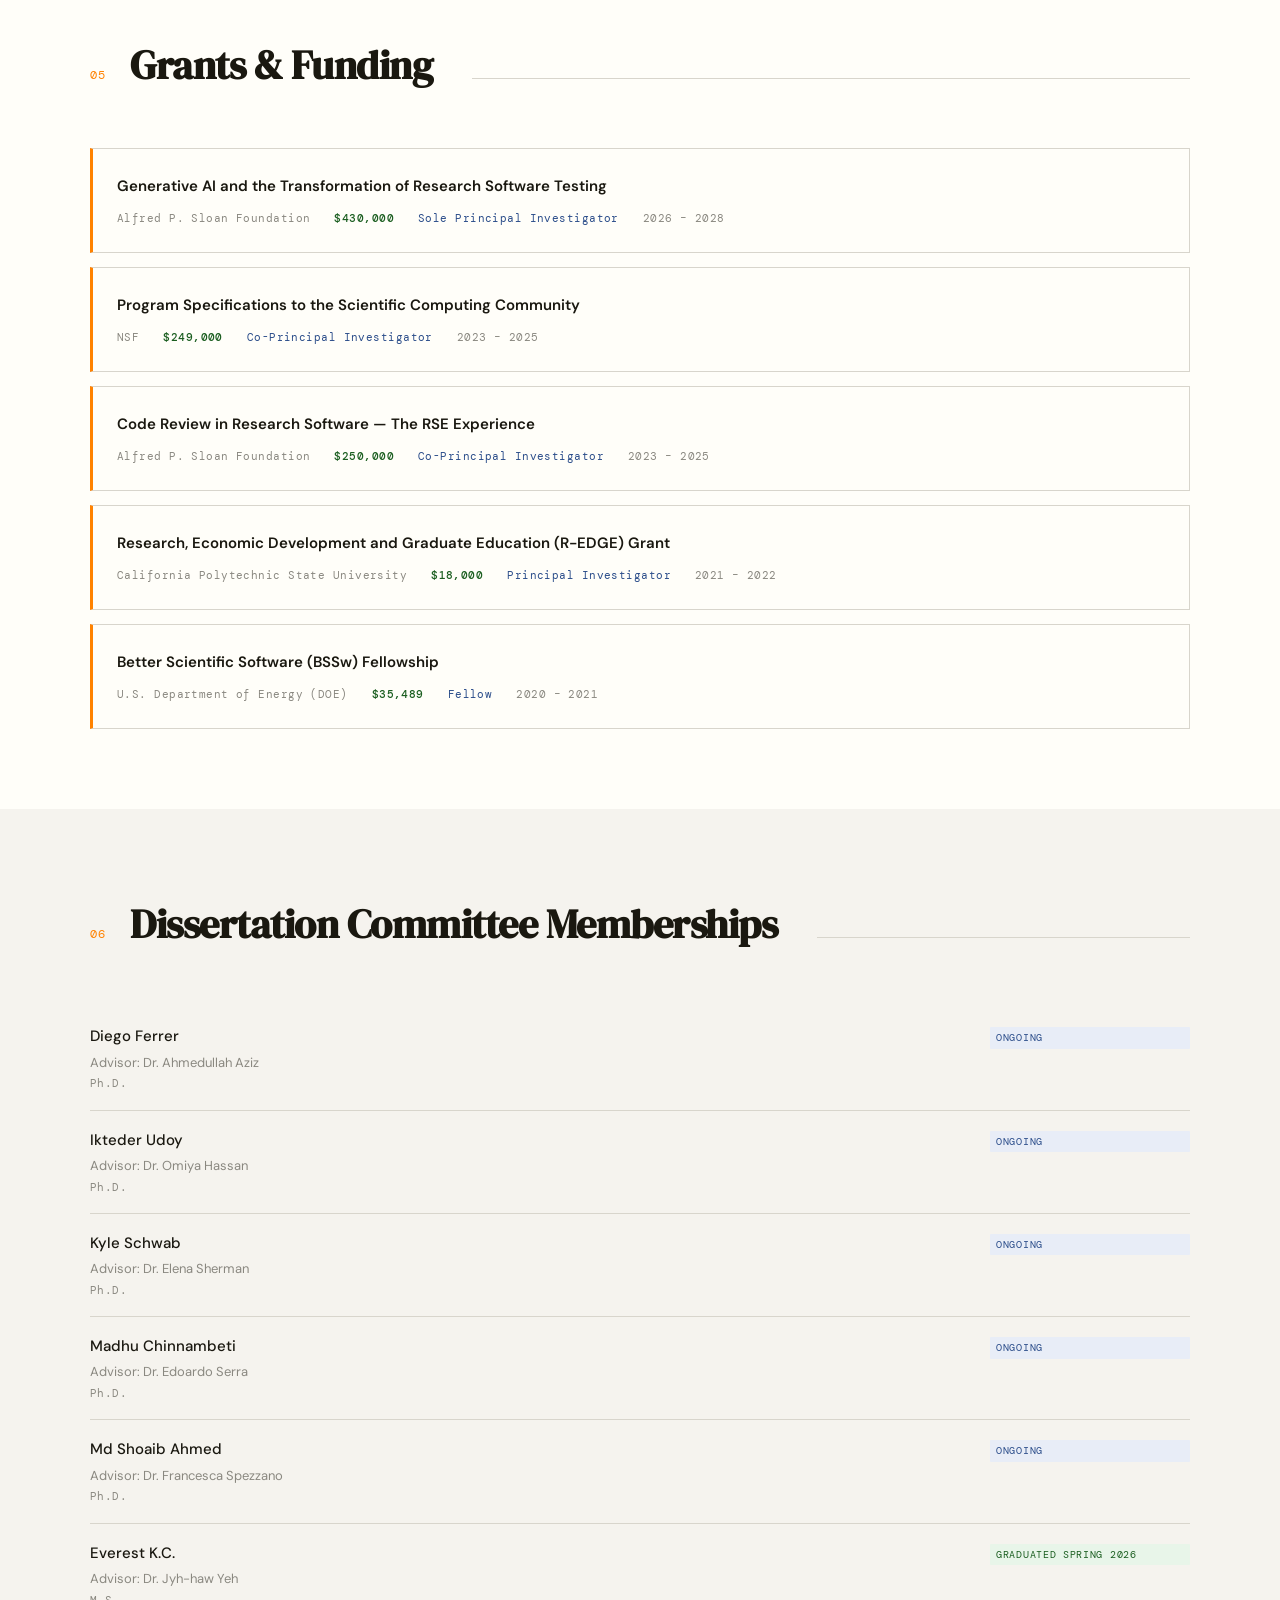
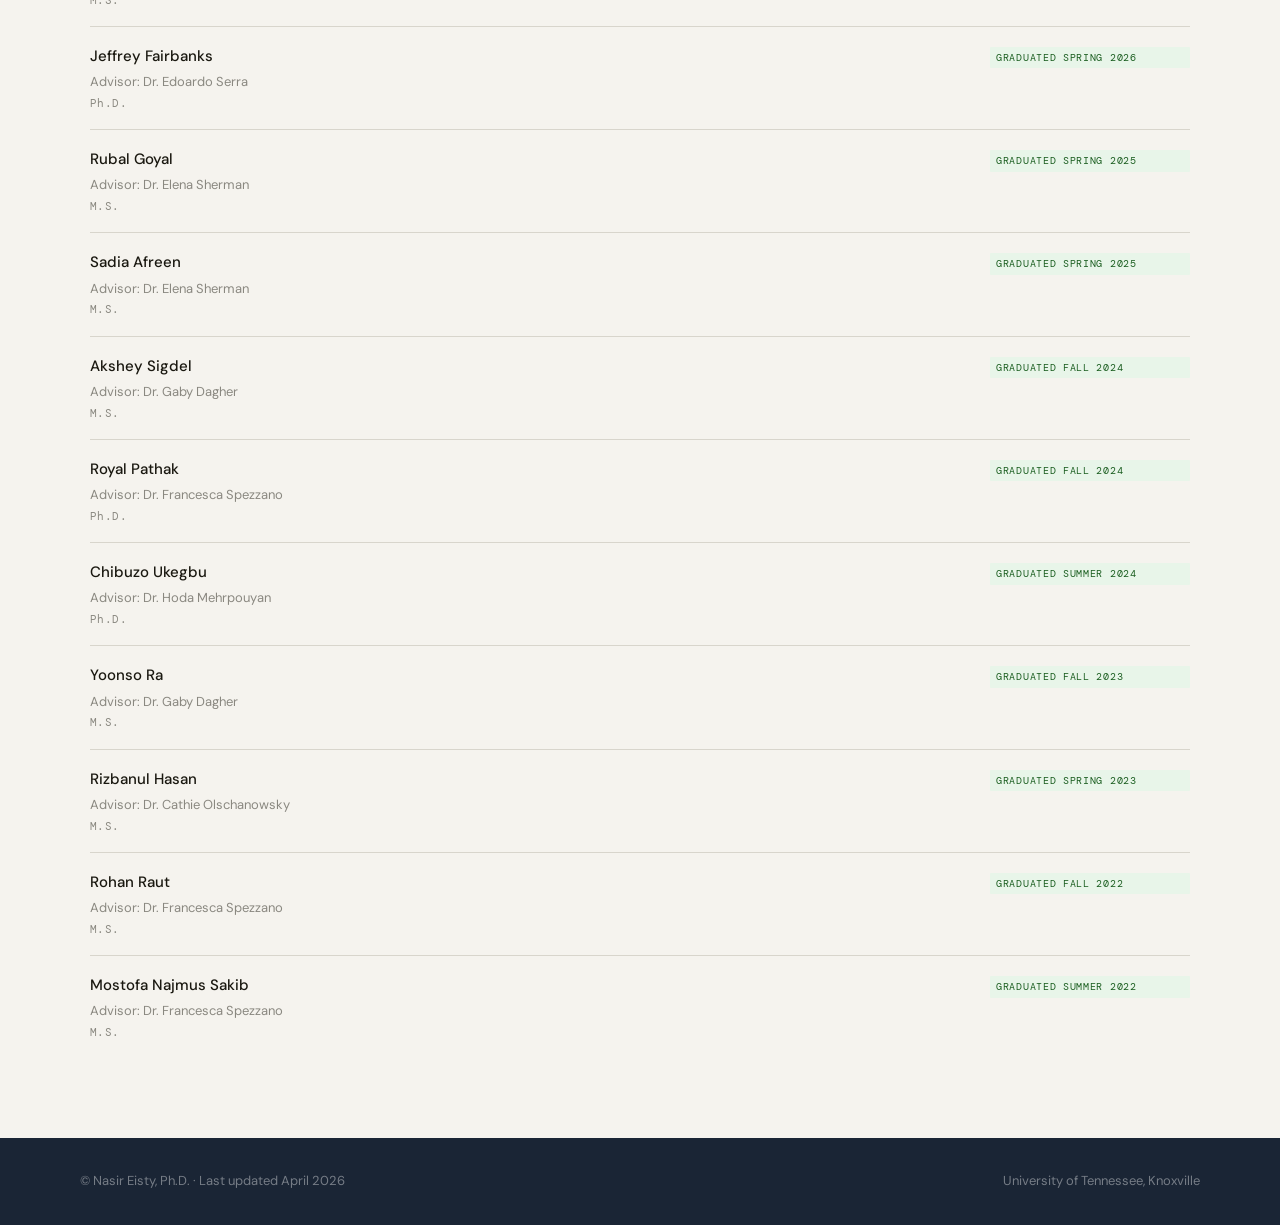
<file: research.html>
<!DOCTYPE HTML>
<html lang="en">
<head>
  <meta charset="utf-8" />
  <meta name="viewport" content="width=device-width, initial-scale=1, user-scalable=no" />
  <title>Research &mdash; Nasir Eisty, Ph.D.</title>
  <meta name="description" content="Research group, grants, and publications of Nasir Eisty, Ph.D. at the University of Tennessee, Knoxville." />
  <link rel="preconnect" href="https://fonts.googleapis.com">
  <link rel="preconnect" href="https://fonts.gstatic.com" crossorigin>
  <link href="https://fonts.googleapis.com/css2?family=DM+Serif+Display:ital@0;1&family=DM+Sans:wght@300;400;500&family=DM+Mono:wght@400;500&display=swap" rel="stylesheet">
  <link rel="stylesheet" href="assets/css/fontawesome-all.min.css" />
  <link rel="stylesheet" href="assets/css/modern.css" />
</head>
<body>

  <!-- Navigation -->
  <nav>
    <div class="nav-logo">
      <a href="https://www.utk.edu/" target="_blank"><img src="UTK Logo.png" class="utk-logo-nav" alt="University of Tennessee, Knoxville" /></a>
      <a href="https://eecs.utk.edu/" target="_blank"><img src="UTK EECS Logo.png" class="utk-logo-nav" alt="UTK EECS" /></a>
      <a href="research.html"><img src="SAIL.png" class="sail-logo-nav" alt="SAIL Lab" /></a>
      <a href="index.html" class="nav-logo-text">Nasir Eisty</a>
    </div>
    <ul class="nav-links">
      <li><a href="index.html#experience">Experience</a></li>
      <li><a href="index.html#research">Research</a></li>
      <li><a href="index.html#work">Work</a></li>
      <li><a href="index.html#news">News</a></li>
      <li><a href="index.html#contact">Contact</a></li>
    </ul>
    <button class="nav-toggle" aria-label="Toggle navigation">
      <span></span><span></span><span></span>
    </button>
  </nav>

  <!-- Page Header -->
  <div class="page-header">
    <div class="page-inner">
      <div class="page-breadcrumb">
        <a href="index.html">Nasir Eisty</a>
        <span>/</span>
        Research
      </div>
      <h1 class="page-title">Research</h1>
    </div>
  </div>

  <!-- Lab Identity -->
  <section style="background: var(--bg-card);">
    <div class="section-inner" style="display: flex; align-items: center; gap: 3rem; flex-wrap: wrap;">
      <img src="SAIL.png" alt="SAIL Lab Logo" style="height: 120px; width: auto; flex-shrink: 0;" />
      <div>
        <div style="font-family: var(--mono); font-size: 11px; letter-spacing: 0.14em; text-transform: uppercase; color: var(--ink-3); margin-bottom: 0.5rem;">Research Group</div>
        <h2 style="font-family: var(--serif); font-size: clamp(28px, 4vw, 40px); color: var(--accent); margin-bottom: 0.5rem; line-height: 1.1;">SAIL</h2>
        <p style="font-size: 18px; font-weight: 500; color: var(--ink); margin-bottom: 0.5rem;">Software Engineering and Analytics Lab</p>
        <p style="font-size: 15px; color: var(--ink-3); line-height: 1.7;">University of Tennessee, Knoxville &mdash; Min H. Kao Dept. of Electrical Engineering &amp; Computer Science</p>
      </div>
    </div>
  </section>

  <!-- Current Students -->
  <section>
    <div class="section-inner">
      <div class="section-header">
        <span class="section-num">01</span>
        <h2>Current Students</h2>
        <div class="rule"></div>
      </div>
      <div class="student-grid">

        <div class="student-card">
          <span class="student-type">Ph.D. Student</span>
          <div class="student-name">Tiancheng Ma</div>
          <div class="student-period">Fall 2025 &ndash; Present</div>
        </div>

        <div class="student-card">
          <span class="student-type">Ph.D. Student</span>
          <div class="student-name">Alex Curtis</div>
          <div class="student-period">Summer 2023 &ndash; Present</div>
        </div>

        <div class="student-card">
          <span class="student-type">Ph.D. Student</span>
          <div class="student-name">Ariful Islam Malik</div>
          <div class="student-period">Fall 2023 &ndash; Present</div>
          <div class="student-note">Co-advising at University of Alabama</div>
        </div>

        <div class="student-card">
          <span class="student-type">Ph.D. Student</span>
          <div class="student-name">Joseph Bronyah</div>
          <div class="student-period">Fall 2025 &ndash; Present</div>
        </div>

        <div class="student-card">
          <span class="student-type">Ph.D. Student</span>
          <div class="student-name">Samuel Storey</div>
          <div class="student-period">Fall 2026 &ndash; Present</div>
        </div>

        <div class="student-card">
          <span class="student-type">Ph.D. Student</span>
          <div class="student-name">Claudia Levi</div>
          <div class="student-period">Fall 2026 &ndash; Present</div>
        </div>

      </div>
    </div>
  </section>

  <!-- Alumni -->
  <section style="background: var(--bg-blue);">
    <div class="section-inner">
      <div class="section-header">
        <span class="section-num">02</span>
        <h2>Alumni</h2>
        <div class="rule"></div>
      </div>
      <div class="student-grid">

        <div class="student-card alumni">
          <span class="student-type">Ph.D. Alumni</span>
          <div class="student-name">Eric Melin</div>
          <div class="student-period">Graduated Fall 2026 &mdash; Boise State</div>
          <div class="student-note"><strong>First position:</strong> PostDoc, Boise State University</div>
        </div>

        <div class="student-card alumni">
          <span class="student-type">Ph.D. Alumni</span>
          <div class="student-name">Shane Panter</div>
          <div class="student-period">Graduated Spring 2026 &mdash; Boise State</div>
          <div class="student-note"><strong>First position:</strong> Clinical Assistant Professor, Department of Computer Science, Boise State University</div>
        </div>

        <div class="student-card alumni">
          <span class="student-type">Ph.D. Alumni</span>
          <div class="student-name">Sharif Ahmed</div>
          <div class="student-period">Graduated Summer 2025 &mdash; Boise State</div>
          <div class="student-note"><strong>First position:</strong> Tenure-track Assistant Professor, Computer Science &amp; Engineering, University of Central Arkansas</div>
        </div>

        <div class="student-card alumni">
          <span class="student-type">Ph.D. Alumni</span>
          <div class="student-name">Shariful Alam</div>
          <div class="student-period">Graduated Summer 2025 &mdash; Boise State</div>
          <div class="student-note"><strong>First position:</strong> Software Engineer, Marvel Technology, Silicon Valley, CA</div>
        </div>

        <div class="student-card alumni">
          <span class="student-type">Ph.D. Alumni</span>
          <div class="student-name">Sheikh Md. Mushfiqur Rahman</div>
          <div class="student-period">Joined Spring 2023</div>
          <div class="student-note">Passed away on January 28, 2026, due to genetic heart disease.</div>
        </div>

        <div class="student-card alumni">
          <span class="student-type">M.S. Alumni</span>
          <div class="student-name">Saznin Sultana</div>
          <div class="student-period">Graduated Spring 2025 &mdash; Boise State</div>
          <div class="student-note"><strong>Next:</strong> Ph.D. Program, Ohio University</div>
        </div>

        <div class="student-card alumni">
          <span class="student-type">Undergraduate Alumni</span>
          <div class="student-name">Rey Ortiz</div>
          <div class="student-period">Spring 2023 &ndash; Fall 2025</div>
          <div class="student-note"><strong>Next:</strong> Industry</div>
        </div>

      </div>
    </div>
  </section>

  <!-- Publications -->
  <section>
    <div class="section-inner">
      <div class="section-header">
        <span class="section-num">03</span>
        <h2>Publications</h2>
        <div class="rule"></div>
        <a href="https://scholar.google.com/citations?hl=en&user=fUKIcJIAAAAJ&view_op=list_works&sortby=pubdate" class="btn btn-primary" style="white-space:nowrap; font-size:13px;" target="_blank">Google Scholar &rarr;</a>
      </div>

      <!-- Journal Articles -->
      <div class="pub-section">
        <div class="pub-section-label">Journal Articles</div>
        <div class="pub-list">

          <div class="pub-item">
            <div class="pub-num">J11</div>
            <div>
              <div class="pub-title">
                <a href="https://ieeexplore.ieee.org/document/11482007" target="_blank">Scientific Software in the Age of Vibe Coding</a>
                <span class="pub-tag tag-j">CiSE</span>
              </div>
              <div class="pub-authors">Gabrielle O&rsquo;Brien, <strong>Nasir U. Eisty</strong></div>
              <div class="pub-venue"><em>Computing in Science &amp; Engineering</em>, vol. 28, no. 1, pp. 112&ndash;116, Jan.&ndash;Mar. 2026. doi: 10.1109/MCSE.2026.3661610</div>
            </div>
          </div>

          <div class="pub-item">
            <div class="pub-num">J10</div>
            <div>
              <div class="pub-title">
                Bridging Two Worlds: Introducing the Software Engineering and Scientific Computing Department
                <span class="pub-tag tag-j">CiSE</span>
              </div>
              <div class="pub-authors"><strong>Nasir Eisty</strong>, Todd Evans</div>
              <div class="pub-venue"><em>Computing in Science &amp; Engineering</em>, 2026</div>
            </div>
          </div>

          <div class="pub-item">
            <div class="pub-num">J9</div>
            <div>
              <div class="pub-title">
                <a href="https://scholar.google.com/citations?user=fUKIcJIAAAAJ&hl=en" target="_blank">Shaky Structures: The Wobbly World of Causal Graphs in Software Analytics</a>
                <span class="pub-tag tag-j">EMSE</span>
              </div>
              <div class="pub-authors">James Hulse, <strong>Nasir Eisty</strong>, Tim Menzies</div>
              <div class="pub-venue"><em>Empirical Software Engineering Journal (EMSE)</em>, 2025</div>
            </div>
          </div>

          <div class="pub-item">
            <div class="pub-num">J8</div>
            <div>
              <div class="pub-title">
                <a href="https://scholar.google.com/citations?user=fUKIcJIAAAAJ&hl=en" target="_blank">PVAC: Package Version Activity Categorizer, Leveraging Semantic Versioning in a Heterogeneous System</a>
                <span class="pub-tag tag-j">EMSE</span>
              </div>
              <div class="pub-authors">Shane Panter, Leron Hindman, <strong>Nasir Eisty</strong></div>
              <div class="pub-venue"><em>Empirical Software Engineering Journal (EMSE)</em>, 2025</div>
            </div>
          </div>

          <div class="pub-item">
            <div class="pub-num">J7</div>
            <div>
              <div class="pub-title">
                <a href="https://scholar.google.com/citations?user=fUKIcJIAAAAJ&hl=en" target="_blank">Ten Simple Rules for Catalyzing Collaborations and Building Bridges between Research Software Engineers and Software Engineering Researchers</a>
                <span class="pub-tag tag-j">CiSE</span>
              </div>
              <div class="pub-authors"><strong>Nasir U. Eisty</strong>, Jeffrey C. Carver, Jamil Cohoon, Ian A. Cosden, Carole Goble, Sandra Grayson, et al.</div>
              <div class="pub-venue"><em>Computing in Science &amp; Engineering</em>, 2025</div>
            </div>
          </div>

          <div class="pub-item">
            <div class="pub-num">J6</div>
            <div>
              <div class="pub-title">
                <a href="https://scholar.google.com/citations?user=fUKIcJIAAAAJ&hl=en" target="_blank">Better Architecture, Better Software, Better Research</a>
                <span class="pub-tag tag-j">CiSE</span>
              </div>
              <div class="pub-authors">Stephan Druskat, <strong>Nasir U. Eisty</strong>, Robert Chisholm, Neil Chue Hong, Richard C. Cocking, Maximilian B. Cohen, et al.</div>
              <div class="pub-venue"><em>Computing in Science &amp; Engineering</em>, 2025</div>
            </div>
          </div>

          <div class="pub-item">
            <div class="pub-num">J5</div>
            <div>
              <div class="pub-title">
                <a href="https://arxiv.org/abs/2501.17739" target="_blank">Testing Research Software: An In-Depth Survey of Practices, Methods, and Tools</a>
                <span class="pub-tag tag-j">EMSE</span>
              </div>
              <div class="pub-authors"><strong>Nasir Eisty</strong>, Upulee Kanewala, Jeffrey Carver</div>
              <div class="pub-venue"><em>Empirical Software Engineering Journal (EMSE)</em>, January 2025</div>
            </div>
          </div>

          <div class="pub-item">
            <div class="pub-num">J4</div>
            <div>
              <div class="pub-title">
                <a href="https://arxiv.org/abs/2501.06738" target="_blank">Hold On! Is My Feedback Useful? Evaluating the Usefulness of Code Review Comments</a>
                <span class="pub-tag tag-j">EMSE</span>
              </div>
              <div class="pub-authors">Sharif Ahmed, <strong>Nasir Eisty</strong></div>
              <div class="pub-venue"><em>Empirical Software Engineering Journal (EMSE)</em>, January 2025</div>
            </div>
          </div>

          <div class="pub-item">
            <div class="pub-num">J3</div>
            <div>
              <div class="pub-title">
                <a href="https://scholar.google.com/citations?user=fUKIcJIAAAAJ&hl=en" target="_blank">Special Issue on the Future of Research Software Engineers in the United States &mdash; Part I</a>
                <span class="pub-tag tag-j">CiSE</span>
              </div>
              <div class="pub-authors">Jeffrey C. Carver, <strong>Nasir Eisty</strong>, Hai Ah Nam, Irina Tezaur</div>
              <div class="pub-venue"><em>Computing in Science &amp; Engineering</em>, 2023</div>
            </div>
          </div>

          <div class="pub-item">
            <div class="pub-num">J2</div>
            <div>
              <div class="pub-title">
                <a href="https://link.springer.com/article/10.1007/s10664-022-10184-9" target="_blank">Testing of Research Software: A Survey</a>
                <span class="pub-tag tag-j">EMSE</span>
              </div>
              <div class="pub-authors"><strong>Nasir Eisty</strong>, Jeffrey Carver</div>
              <div class="pub-venue"><em>Empirical Software Engineering Journal (EMSE)</em>, May 2022</div>
            </div>
          </div>

          <div class="pub-item">
            <div class="pub-num">J1</div>
            <div>
              <div class="pub-title">
                <a href="https://link.springer.com/article/10.1007/s10664-021-10053-x" target="_blank">Developers&rsquo; Perceptions of Peer Code Review in Research Software Development</a>
                <span class="pub-tag tag-j">EMSE</span>
              </div>
              <div class="pub-authors"><strong>Nasir Eisty</strong>, Jeffrey Carver</div>
              <div class="pub-venue"><em>Empirical Software Engineering Journal (EMSE)</em>, October 2021</div>
            </div>
          </div>

        </div>
      </div>

      <!-- Conference Papers -->
      <div class="pub-section">
        <div class="pub-section-label">Conference, Workshop &amp; Poster Papers</div>
        <div class="pub-list">

          <div class="pub-item">
            <div class="pub-num">C29</div>
            <div>
              <div class="pub-title">
                Improving Peer Code Review in Research Software: From RSE Practices to Evaluating LLM-Generated Feedback
                <span class="pub-tag tag-w">US-RSE 2026</span>
              </div>
              <div class="pub-authors">Md Ariful Islam Malik, Jeffrey Carver, <strong>Nasir Eisty</strong></div>
              <div class="pub-venue"><em>United States Research Software Engineering Conference (US-RSE) 2026</em>, San Jose, California, USA &mdash; Poster</div>
            </div>
          </div>

          <div class="pub-item">
            <div class="pub-num">C28</div>
            <div>
              <div class="pub-title">
                When Science Admits Its Shortcuts: Detecting and Managing Self-Admitted Technical Debt in Scientific Software
                <span class="pub-tag tag-w">US-RSE 2026</span>
              </div>
              <div class="pub-authors">Eric Melin, <strong>Nasir Eisty</strong>, Gregory Watson, Addi Malviya-Thakur</div>
              <div class="pub-venue"><em>United States Research Software Engineering Conference (US-RSE) 2026</em>, San Jose, California, USA &mdash; Poster</div>
            </div>
          </div>

          <div class="pub-item">
            <div class="pub-num">C27</div>
            <div>
              <div class="pub-title">
                Exploring Sustainability in Scientific Software through Code Quality &amp; Test Coverage Metrics
                <span class="pub-tag tag-c">PASC 2026</span>
              </div>
              <div class="pub-authors">Sheikh Md. Mushfiqur Rahman, Gregory Watson, <strong>Nasir Eisty</strong></div>
              <div class="pub-venue"><em>Platform for Advanced Scientific Computing (PASC) 2026</em>, Bern, Switzerland</div>
            </div>
          </div>

          <div class="pub-item">
            <div class="pub-num">C26</div>
            <div>
              <div class="pub-title">
                Multi-Artifact Analysis of Self-Admitted Technical Debt in Scientific Software
                <span class="pub-tag tag-c">PASC 2026</span>
              </div>
              <div class="pub-authors">Eric Melin, <strong>Nasir Eisty</strong>, Gregory Watson, Addi Malviya Thakur</div>
              <div class="pub-venue"><em>Platform for Advanced Scientific Computing (PASC) 2026</em>, Bern, Switzerland</div>
            </div>
          </div>

          <div class="pub-item">
            <div class="pub-num">C25</div>
            <div>
              <div class="pub-title">
                Characterizing the Usefulness of Code Review Comments in Scientific Software for Software Quality and Scientific Rigor
                <span class="pub-tag tag-c">PASC 2026</span>
              </div>
              <div class="pub-authors">Sharif Ahmed, <strong>Nasir Eisty</strong></div>
              <div class="pub-venue"><em>Platform for Advanced Scientific Computing (PASC) 2026</em>, Bern, Switzerland</div>
            </div>
          </div>

          <div class="pub-item">
            <div class="pub-num">C24</div>
            <div>
              <div class="pub-title">
                Self-Admitted Technical Debt in Scientific Software: Prioritization, Sentiment, and Propagation Across Artifacts
                <span class="pub-tag tag-c">PEARC 2026</span>
              </div>
              <div class="pub-authors">Eric Melin, <strong>Nasir Eisty</strong>, Addi Thakur, Greg Watson</div>
              <div class="pub-venue"><em>Practice and Experience in Advanced Research Computing (PEARC) 2026</em>, Minneapolis, MN, USA</div>
            </div>
          </div>

          <div class="pub-item">
            <div class="pub-num">C23</div>
            <div>
              <div class="pub-title">
                Peer Code Review in Research Software: Practices, Improvements, and Implementation Challenges from Interviews of RSEs
                <span class="pub-tag tag-c">PEARC 2026</span>
              </div>
              <div class="pub-authors">Ariful Malik, Jeffrey Carver, <strong>Nasir Eisty</strong></div>
              <div class="pub-venue"><em>Practice and Experience in Advanced Research Computing (PEARC) 2026</em>, Minneapolis, MN, USA</div>
            </div>
          </div>

          <div class="pub-item">
            <div class="pub-num">C22</div>
            <div>
              <div class="pub-title">
                <a href="https://scholar.google.com/citations?user=fUKIcJIAAAAJ&hl=en" target="_blank">Technical Lag as Latent Technical Debt: A Rapid Review</a>
                <span class="pub-tag tag-c">TechDebt 2026</span>
              </div>
              <div class="pub-authors">Shane Panter, <strong>Nasir Eisty</strong></div>
              <div class="pub-venue"><em>International Conference on Technical Debt (TechDebt) 2026</em></div>
            </div>
          </div>

          <div class="pub-item">
            <div class="pub-num">C21</div>
            <div>
              <div class="pub-title">
                <a href="https://scholar.google.com/citations?user=fUKIcJIAAAAJ&hl=en" target="_blank">LLMs in Code Vulnerability Analysis: A Proof of Concept</a>
                <span class="pub-tag tag-w">SVM 2026</span>
              </div>
              <div class="pub-authors">Saznin Sultana, Sadia Afreen, <strong>Nasir Eisty</strong></div>
              <div class="pub-venue"><em>4th International Workshop on Software Vulnerability Management (SVM) 2026</em></div>
            </div>
          </div>

          <div class="pub-item">
            <div class="pub-num">C20</div>
            <div>
              <div class="pub-title">
                <a href="https://scholar.google.com/citations?user=fUKIcJIAAAAJ&hl=en" target="_blank">The Kubernetes Security Landscape: AI-Driven Insights from Developer Discussions</a>
                <span class="pub-tag tag-c">SERA 2025</span>
              </div>
              <div class="pub-authors">James A. Curtis, <strong>Nasir U. Eisty</strong></div>
              <div class="pub-venue"><em>23rd IEEE/ACIS International Conference on Software Engineering Research, Management, and Applications (SERA)</em>, 2025</div>
            </div>
          </div>

          <div class="pub-item">
            <div class="pub-num">C19</div>
            <div>
              <div class="pub-title">
                <a href="https://scholar.google.com/citations?user=fUKIcJIAAAAJ&hl=en" target="_blank">Exploring the Advances in Using Machine Learning to Identify Technical Debt and Self-Admitted Technical Debt</a>
                <span class="pub-tag tag-c">SERA 2025</span>
              </div>
              <div class="pub-authors">Eric L. Melin, <strong>Nasir U. Eisty</strong></div>
              <div class="pub-venue"><em>23rd IEEE/ACIS International Conference on Software Engineering Research, Management, and Applications (SERA)</em>, 2025</div>
            </div>
          </div>

          <div class="pub-item">
            <div class="pub-num">C18</div>
            <div>
              <div class="pub-title">
                <a href="https://scholar.google.com/citations?user=fUKIcJIAAAAJ&hl=en" target="_blank">Introducing Ensemble Machine Learning Algorithms for Automatic Test Case Generation Using Learning-Based Testing</a>
                <span class="pub-tag tag-c">SERA 2025</span>
              </div>
              <div class="pub-authors">Sheikh Md. Mushfiqur Rahman, <strong>Nasir U. Eisty</strong></div>
              <div class="pub-venue"><em>23rd IEEE/ACIS International Conference on Software Engineering Research, Management, and Applications (SERA)</em>, 2025</div>
            </div>
          </div>

          <div class="pub-item">
            <div class="pub-num">C17</div>
            <div>
              <div class="pub-title">
                <a href="https://dl.acm.org/doi/abs/10.1145/3674805.3690756" target="_blank">Rusty Linux: Advances in Rust for Linux Kernel Development</a>
                <span class="pub-tag tag-c">ESEM 2024</span>
              </div>
              <div class="pub-authors">Shane Panter, <strong>Nasir Eisty</strong></div>
              <div class="pub-venue"><em>18th ACM/IEEE International Symposium on Empirical Software Engineering and Measurement (ESEM)</em>, October 24&ndash;25, 2024, Barcelona, Spain</div>
            </div>
          </div>

          <div class="pub-item">
            <div class="pub-num">C16</div>
            <div>
              <div class="pub-title">
                <a href="https://scholar.google.com/citations?user=fUKIcJIAAAAJ&hl=en" target="_blank">Decade-long Utilization Patterns of ICSE Technical Papers and Associated Artifacts</a>
                <span class="pub-tag tag-c">SERA 2024</span>
              </div>
              <div class="pub-authors">Sharif Ahmed, Rey Ortiz, <strong>Nasir Eisty</strong></div>
              <div class="pub-venue"><em>22nd IEEE/ACIS International Conference on Software Engineering Research, Management, and Applications (SERA)</em>, May 30&ndash;June 1, 2024, Honolulu, USA</div>
            </div>
          </div>

          <div class="pub-item">
            <div class="pub-num">C15</div>
            <div>
              <div class="pub-title">
                <a href="https://scholar.google.com/citations?user=fUKIcJIAAAAJ&hl=en" target="_blank">Exploiting CPU Clock Modulation for Covert Communication Channel</a>
                <span class="pub-tag tag-c">SERA 2024</span>
              </div>
              <div class="pub-authors">Shariful Alam, Jidong Xiao, <strong>Nasir Eisty</strong></div>
              <div class="pub-venue"><em>22nd IEEE/ACIS International Conference on Software Engineering Research, Management, and Applications (SERA)</em>, May 30&ndash;June 1, 2024, Honolulu, USA</div>
            </div>
          </div>

          <div class="pub-item">
            <div class="pub-num">C14</div>
            <div>
              <div class="pub-title">
                <a href="https://scholar.google.com/citations?user=fUKIcJIAAAAJ&hl=en" target="_blank">Understanding Emojis :) in Useful Code Review Comments</a>
                <span class="pub-tag tag-w">NLBSE@ICSE 2024</span>
              </div>
              <div class="pub-authors">Sharif Ahmed, <strong>Nasir Eisty</strong></div>
              <div class="pub-venue"><em>3rd International Workshop on NL-based Software Engineering (NLBSE), co-located with ICSE 2024</em>, April 20, 2024, Lisbon, Portugal</div>
            </div>
          </div>

          <div class="pub-item">
            <div class="pub-num">C13</div>
            <div>
              <div class="pub-title">
                <a href="https://scholar.google.com/citations?user=fUKIcJIAAAAJ&hl=en" target="_blank">Software Testing Practices for Reproducible Open Science</a>
                <span class="pub-tag tag-w">AGU 2024</span>
              </div>
              <div class="pub-authors">A. Koufos, <strong>Nasir Eisty</strong>, M. Mundt</div>
              <div class="pub-venue"><em>AGU Fall Meeting</em>, Washington D.C., 2024 &mdash; Poster</div>
            </div>
          </div>

          <div class="pub-item">
            <div class="pub-num">C12</div>
            <div>
              <div class="pub-title">
                <a href="https://scholar.google.com/citations?user=fUKIcJIAAAAJ&hl=en" target="_blank">Exploring the Advances in Identifying Useful Code Review Comments</a>
                <span class="pub-tag tag-c">ESEM 2023</span>
              </div>
              <div class="pub-authors">Sharif Ahmed, <strong>Nasir Eisty</strong></div>
              <div class="pub-venue"><em>17th ACM/IEEE International Symposium on Empirical Software Engineering and Measurement (ESEM)</em>, October 23&ndash;27, 2023, New Orleans, Louisiana, USA</div>
            </div>
          </div>

          <div class="pub-item">
            <div class="pub-num">C11</div>
            <div>
              <div class="pub-title">
                <a href="https://scholar.google.com/citations?user=fUKIcJIAAAAJ&hl=en" target="_blank">Evaluating Code Metrics in GitHub Repositories Related to Fake News and Misinformation</a>
                <span class="pub-tag tag-c">SERA 2023</span>
              </div>
              <div class="pub-authors">Jason Duran, Mostofa Najmus Sakib, <strong>Nasir U. Eisty</strong>, Francesca Spezzano</div>
              <div class="pub-venue"><em>21st IEEE/ACIS International Conference on Software Engineering Research, Management, and Applications (SERA)</em>, May 23&ndash;25, 2023, Orlando, USA</div>
            </div>
          </div>

          <div class="pub-item">
            <div class="pub-num">C10</div>
            <div>
              <div class="pub-title">
                <a href="https://scholar.google.com/citations?user=fUKIcJIAAAAJ&hl=en" target="_blank">Analyzing the Effects of CI/CD on Open Source Repositories in GitHub and GitLab</a>
                <span class="pub-tag tag-c">SERA 2023</span>
              </div>
              <div class="pub-authors">Jeffrey Fairbanks, Akshharaa Tharigonda, <strong>Nasir U. Eisty</strong></div>
              <div class="pub-venue"><em>21st IEEE/ACIS International Conference on Software Engineering Research, Management, and Applications (SERA)</em>, May 23&ndash;25, 2023, Orlando, USA</div>
            </div>
          </div>

          <div class="pub-item">
            <div class="pub-num">C9</div>
            <div>
              <div class="pub-title">
                <a href="https://scholar.google.com/citations?user=fUKIcJIAAAAJ&hl=en" target="_blank">Applications of Causality and Causal Inference in Software Engineering</a>
                <span class="pub-tag tag-c">SERA 2023</span>
              </div>
              <div class="pub-authors">Patrick Chadbourne, <strong>Nasir U. Eisty</strong></div>
              <div class="pub-venue"><em>21st IEEE/ACIS International Conference on Software Engineering Research, Management, and Applications (SERA)</em>, May 23&ndash;25, 2023, Orlando, USA</div>
            </div>
          </div>

          <div class="pub-item">
            <div class="pub-num">C8</div>
            <div>
              <div class="pub-title">
                <a href="https://scholar.google.com/citations?user=fUKIcJIAAAAJ&hl=en" target="_blank">Analysis of Software Engineering Practices in General Software and Machine Learning Startups</a>
                <span class="pub-tag tag-c">SERA 2023</span>
              </div>
              <div class="pub-authors">Bishal Lakha, Kalyan Bhetwal, <strong>Nasir U. Eisty</strong></div>
              <div class="pub-venue"><em>21st IEEE/ACIS International Conference on Software Engineering Research, Management, and Applications (SERA)</em>, May 23&ndash;25, 2023, Orlando, USA</div>
            </div>
          </div>

          <div class="pub-item">
            <div class="pub-num">C7</div>
            <div>
              <div class="pub-title">
                <a href="https://scholar.google.com/citations?user=fUKIcJIAAAAJ&hl=en" target="_blank">A Systematic Literature Review on Optimizing Documentation Effort in Agile Software Development</a>
                <span class="pub-tag tag-c">SERA 2023</span>
              </div>
              <div class="pub-authors">Md Athikul Islam, Rizbanul Hasan, <strong>Nasir U. Eisty</strong></div>
              <div class="pub-venue"><em>21st IEEE/ACIS International Conference on Software Engineering Research, Management, and Applications (SERA)</em>, May 23&ndash;25, 2023, Orlando, USA</div>
            </div>
          </div>

          <div class="pub-item">
            <div class="pub-num">C6</div>
            <div>
              <div class="pub-title">
                <a href="https://ieeexplore.ieee.org/abstract/document/9806783" target="_blank">Automatic Transformation of Natural to Unified Modeling Language: A Systematic Review</a>
                <span class="pub-tag tag-c">SERA 2022</span>
              </div>
              <div class="pub-authors">Sharif Ahmed, Arif Ahmed, <strong>Nasir Eisty</strong></div>
              <div class="pub-venue"><em>20th IEEE/ACIS International Conference on Software Engineering Research, Management and Applications (SERA)</em>, May 25&ndash;27, 2022, Las Vegas, USA</div>
            </div>
          </div>

          <div class="pub-item">
            <div class="pub-num">C5</div>
            <div>
              <div class="pub-title">
                <a href="https://ieeexplore.ieee.org/abstract/document/9826176" target="_blank">Software Engineering Approaches for TinyML based IoT Embedded Vision: A Systematic Literature Review</a>
                <span class="pub-tag tag-w">SERP4IoT@ICSE 2022</span>
              </div>
              <div class="pub-authors">Shashank Bangalore Lakshman, <strong>Nasir Eisty</strong></div>
              <div class="pub-venue"><em>4th International Workshop on Software Engineering Research &amp; Practices for the Internet of Things (SERP4IoT)</em>, co-located with ICSE 2022, May 10, 2022, Pittsburgh, USA</div>
            </div>
          </div>

          <div class="pub-item">
            <div class="pub-num">C4</div>
            <div>
              <div class="pub-title">
                <a href="https://link.springer.com/chapter/10.1007/978-3-030-50436-6_33" target="_blank">Testing Research Software: A Case Study</a>
                <span class="pub-tag tag-w">SE4Science 2020</span>
              </div>
              <div class="pub-authors"><strong>Nasir Eisty</strong>, Danny Perez, Jeffrey C. Carver, J. David Moulton, Hai Ah Nam</div>
              <div class="pub-venue"><em>International Workshop on Software Engineering for Computational Science</em>, Amsterdam, Netherlands, June 3&ndash;5, 2020</div>
            </div>
          </div>

          <div class="pub-item">
            <div class="pub-num">C3</div>
            <div>
              <div class="pub-title">
                <a href="https://doi.org/10.1145/3319008.3319351" target="_blank">Use of Software Process in Research Software Development: A Survey</a>
                <span class="pub-tag tag-w">EASE 2019</span>
              </div>
              <div class="pub-authors"><strong>Nasir Eisty</strong>, George Thiruvathukal, Jeffrey Carver</div>
              <div class="pub-venue"><em>Evaluation and Assessment in Software Engineering (EASE&rsquo;19)</em>, Copenhagen, Denmark, April 15&ndash;17, 2019</div>
            </div>
          </div>

          <div class="pub-item">
            <div class="pub-num">C2</div>
            <div>
              <div class="pub-title">
                <a href="https://ieeexplore.ieee.org/document/8588655" target="_blank">A Survey of Software Metric Use in Research Software Development</a>
                <span class="pub-tag tag-w">eScience 2018</span>
              </div>
              <div class="pub-authors"><strong>Nasir Eisty</strong>, George Thiruvathukal, Jeffrey Carver</div>
              <div class="pub-venue"><em>14th eScience IEEE International Conference</em>, Amsterdam, Netherlands, Oct 29&ndash;Nov 1, 2018</div>
            </div>
          </div>

          <div class="pub-item">
            <div class="pub-num">C1</div>
            <div>
              <div class="pub-title">
                <a href="https://scholar.google.com/citations?user=fUKIcJIAAAAJ&hl=en" target="_blank">Improving the Permission Model to Protect Smartphone Users&rsquo; Privacy and Applying it on Android</a>
                <span class="pub-tag tag-w">SAM 2018</span>
              </div>
              <div class="pub-authors"><strong>Nasir U. Eisty</strong>, Anthony Payne</div>
              <div class="pub-venue"><em>International Conference on Security and Management (SAM)</em>, 2018</div>
            </div>
          </div>

        </div>
      </div>

      <!-- Preprints -->
      <div class="pub-section">
        <div class="pub-section-label">Preprints &amp; Technical Reports</div>
        <div class="pub-list">

          <div class="pub-item">
            <div class="pub-num">P6</div>
            <div>
              <div class="pub-title">
                <a href="https://arxiv.org/abs/2601.08959" target="_blank">Integrating APK Image and Text Data for Enhanced Threat Detection: A Multimodal Deep Learning Approach to Android Malware</a>
              </div>
              <div class="pub-authors">Md. Mashrur Arifin, Sheikh Md. Mushfiqur Rahman, <strong>Nasir U. Eisty</strong></div>
              <div class="pub-venue">arXiv:2601.08959, 2026</div>
            </div>
          </div>

          <div class="pub-item">
            <div class="pub-num">P5</div>
            <div>
              <div class="pub-title">
                <a href="https://arxiv.org/abs/2509.23961" target="_blank">Learning-Based Testing for Deep Learning: Enhancing Model Robustness with Adversarial Input Prioritization</a>
              </div>
              <div class="pub-authors">Sheikh Md. Mushfiqur Rahman, <strong>Nasir Eisty</strong></div>
              <div class="pub-venue">arXiv:2509.23961, 2025</div>
            </div>
          </div>

          <div class="pub-item">
            <div class="pub-num">P4</div>
            <div>
              <div class="pub-title">
                <a href="https://arxiv.org/abs/2409.15473" target="_blank">Exploring Requirements Elicitation from App Store User Reviews Using Large Language Models</a>
              </div>
              <div class="pub-authors">Tanvir Kabir Ghosh, Atharva Pargaonkar, <strong>Nasir U. Eisty</strong></div>
              <div class="pub-venue">arXiv:2409.15473, 2024</div>
            </div>
          </div>

          <div class="pub-item">
            <div class="pub-num">P3</div>
            <div>
              <div class="pub-title">
                <a href="https://arxiv.org/abs/2409.09617" target="_blank">Leveraging Large Language Models for Predicting Cost and Duration in Software Engineering Projects</a>
              </div>
              <div class="pub-authors">James Carpenter, Chia-Yi Wu, <strong>Nasir U. Eisty</strong></div>
              <div class="pub-venue">arXiv:2409.09617, 2024</div>
            </div>
          </div>

          <div class="pub-item">
            <div class="pub-num">P2</div>
            <div>
              <div class="pub-title">
                <a href="https://arxiv.org/abs/2409.10490" target="_blank">Code Vulnerability Detection: A Comparative Analysis of Emerging Large Language Models</a>
              </div>
              <div class="pub-authors">Saznin Sultana, Sadia Afreen, <strong>Nasir U. Eisty</strong></div>
              <div class="pub-venue">arXiv:2409.10490, 2024</div>
            </div>
          </div>

          <div class="pub-item">
            <div class="pub-num">P1</div>
            <div>
              <div class="pub-title">
                <a href="https://arxiv.org/abs/2409.17885" target="_blank">Sentiment Analysis of ML Projects: Bridging Emotional Intelligence and Code Quality</a>
              </div>
              <div class="pub-authors">Md Shoaib Ahmed, Dongjin Park, <strong>Nasir U. Eisty</strong></div>
              <div class="pub-venue">arXiv:2409.17885, 2024</div>
            </div>
          </div>

        </div>
      </div>

    </div>
  </section>

  <!-- Blog Posts -->
  <section style="background: var(--bg-blue);">
    <div class="section-inner">
      <div class="section-header">
        <span class="section-num">04</span>
        <h2>Blog Posts</h2>
        <div class="rule"></div>
      </div>
      <div class="pub-list">

        <div class="pub-item">
          <div class="pub-num">B3</div>
          <div>
            <div class="pub-title">
              <a href="https://bssw.io/blog_posts/use-of-software-metrics-in-research-software" target="_blank">Use of Software Metrics in Research Software</a>
              <span class="pub-tag tag-b">BSSw</span>
            </div>
            <div class="pub-venue">Better Scientific Software Blog &mdash; U.S. Department of Energy, April 10, 2021</div>
          </div>
        </div>

        <div class="pub-item">
          <div class="pub-num">B2</div>
          <div>
            <div class="pub-title">
              <a href="https://bssw.io/blog_posts/testing-non-deterministic-research-software" target="_blank">Testing Non-Deterministic Research Software</a>
              <span class="pub-tag tag-b">BSSw</span>
            </div>
            <div class="pub-venue">Better Scientific Software Blog &mdash; U.S. Department of Energy, October 13, 2020</div>
          </div>
        </div>

        <div class="pub-item">
          <div class="pub-num">B1</div>
          <div>
            <div class="pub-title">
              <a href="https://software.ac.uk/blog/2018-11-28-making-software-first-class-citizen-research" target="_blank">Making Software a First-Class Citizen in Research</a>
              <span class="pub-tag tag-b">SSI</span>
            </div>
            <div class="pub-venue">Software Sustainability Institute Blog, November 28, 2018</div>
          </div>
        </div>

      </div>
    </div>
  </section>

  <!-- Grants -->
  <section style="background: var(--bg-card);">
    <div class="section-inner">
      <div class="section-header">
        <span class="section-num">05</span>
        <h2>Grants &amp; Funding</h2>
        <div class="rule"></div>
      </div>
      <div class="grant-list">

        <div class="grant-item">
          <div class="grant-title">Generative AI and the Transformation of Research Software Testing</div>
          <div class="grant-meta">
            <span>Alfred P. Sloan Foundation</span>
            <span class="amount">$430,000</span>
            <span class="role">Sole Principal Investigator</span>
            <span>2026 &ndash; 2028</span>
          </div>
        </div>

        <div class="grant-item">
          <div class="grant-title">Program Specifications to the Scientific Computing Community</div>
          <div class="grant-meta">
            <span>NSF</span>
            <span class="amount">$249,000</span>
            <span class="role">Co-Principal Investigator</span>
            <span>2023 &ndash; 2025</span>
          </div>
        </div>

        <div class="grant-item">
          <div class="grant-title">Code Review in Research Software &mdash; The RSE Experience</div>
          <div class="grant-meta">
            <span>Alfred P. Sloan Foundation</span>
            <span class="amount">$250,000</span>
            <span class="role">Co-Principal Investigator</span>
            <span>2023 &ndash; 2025</span>
          </div>
        </div>

        <div class="grant-item">
          <div class="grant-title">Research, Economic Development and Graduate Education (R-EDGE) Grant</div>
          <div class="grant-meta">
            <span>California Polytechnic State University</span>
            <span class="amount">$18,000</span>
            <span class="role">Principal Investigator</span>
            <span>2021 &ndash; 2022</span>
          </div>
        </div>

        <div class="grant-item">
          <div class="grant-title">Better Scientific Software (BSSw) Fellowship</div>
          <div class="grant-meta">
            <span>U.S. Department of Energy (DOE)</span>
            <span class="amount">$35,489</span>
            <span class="role">Fellow</span>
            <span>2020 &ndash; 2021</span>
          </div>
        </div>

      </div>
    </div>
  </section>

  <!-- Dissertation Committee -->
  <section>
    <div class="section-inner">
      <div class="section-header">
        <span class="section-num">06</span>
        <h2>Dissertation Committee Memberships</h2>
        <div class="rule"></div>
      </div>
      <div class="committee-list">

        <div class="committee-item">
          <div>
            <div class="committee-name">Diego Ferrer</div>
            <div class="committee-advisor">Advisor: Dr. Ahmedullah Aziz</div>
            <div class="committee-type">Ph.D.</div>
          </div>
          <span class="committee-status status-ongoing">Ongoing</span>
        </div>

        <div class="committee-item">
          <div>
            <div class="committee-name">Ikteder Udoy</div>
            <div class="committee-advisor">Advisor: Dr. Omiya Hassan</div>
            <div class="committee-type">Ph.D.</div>
          </div>
          <span class="committee-status status-ongoing">Ongoing</span>
        </div>

        <div class="committee-item">
          <div>
            <div class="committee-name">Kyle Schwab</div>
            <div class="committee-advisor">Advisor: Dr. Elena Sherman</div>
            <div class="committee-type">Ph.D.</div>
          </div>
          <span class="committee-status status-ongoing">Ongoing</span>
        </div>

        <div class="committee-item">
          <div>
            <div class="committee-name">Madhu Chinnambeti</div>
            <div class="committee-advisor">Advisor: Dr. Edoardo Serra</div>
            <div class="committee-type">Ph.D.</div>
          </div>
          <span class="committee-status status-ongoing">Ongoing</span>
        </div>

        <div class="committee-item">
          <div>
            <div class="committee-name">Md Shoaib Ahmed</div>
            <div class="committee-advisor">Advisor: Dr. Francesca Spezzano</div>
            <div class="committee-type">Ph.D.</div>
          </div>
          <span class="committee-status status-ongoing">Ongoing</span>
        </div>

        <div class="committee-item">
          <div>
            <div class="committee-name">Everest K.C.</div>
            <div class="committee-advisor">Advisor: Dr. Jyh-haw Yeh</div>
            <div class="committee-type">M.S.</div>
          </div>
          <span class="committee-status status-done">Graduated Spring 2026</span>
        </div>

        <div class="committee-item">
          <div>
            <div class="committee-name">Jeffrey Fairbanks</div>
            <div class="committee-advisor">Advisor: Dr. Edoardo Serra</div>
            <div class="committee-type">Ph.D.</div>
          </div>
          <span class="committee-status status-done">Graduated Spring 2026</span>
        </div>

        <div class="committee-item">
          <div>
            <div class="committee-name">Rubal Goyal</div>
            <div class="committee-advisor">Advisor: Dr. Elena Sherman</div>
            <div class="committee-type">M.S.</div>
          </div>
          <span class="committee-status status-done">Graduated Spring 2025</span>
        </div>

        <div class="committee-item">
          <div>
            <div class="committee-name">Sadia Afreen</div>
            <div class="committee-advisor">Advisor: Dr. Elena Sherman</div>
            <div class="committee-type">M.S.</div>
          </div>
          <span class="committee-status status-done">Graduated Spring 2025</span>
        </div>

        <div class="committee-item">
          <div>
            <div class="committee-name">Akshey Sigdel</div>
            <div class="committee-advisor">Advisor: Dr. Gaby Dagher</div>
            <div class="committee-type">M.S.</div>
          </div>
          <span class="committee-status status-done">Graduated Fall 2024</span>
        </div>

        <div class="committee-item">
          <div>
            <div class="committee-name">Royal Pathak</div>
            <div class="committee-advisor">Advisor: Dr. Francesca Spezzano</div>
            <div class="committee-type">Ph.D.</div>
          </div>
          <span class="committee-status status-done">Graduated Fall 2024</span>
        </div>

        <div class="committee-item">
          <div>
            <div class="committee-name">Chibuzo Ukegbu</div>
            <div class="committee-advisor">Advisor: Dr. Hoda Mehrpouyan</div>
            <div class="committee-type">Ph.D.</div>
          </div>
          <span class="committee-status status-done">Graduated Summer 2024</span>
        </div>

        <div class="committee-item">
          <div>
            <div class="committee-name">Yoonso Ra</div>
            <div class="committee-advisor">Advisor: Dr. Gaby Dagher</div>
            <div class="committee-type">M.S.</div>
          </div>
          <span class="committee-status status-done">Graduated Fall 2023</span>
        </div>

        <div class="committee-item">
          <div>
            <div class="committee-name">Rizbanul Hasan</div>
            <div class="committee-advisor">Advisor: Dr. Cathie Olschanowsky</div>
            <div class="committee-type">M.S.</div>
          </div>
          <span class="committee-status status-done">Graduated Spring 2023</span>
        </div>

        <div class="committee-item">
          <div>
            <div class="committee-name">Rohan Raut</div>
            <div class="committee-advisor">Advisor: Dr. Francesca Spezzano</div>
            <div class="committee-type">M.S.</div>
          </div>
          <span class="committee-status status-done">Graduated Fall 2022</span>
        </div>

        <div class="committee-item">
          <div>
            <div class="committee-name">Mostofa Najmus Sakib</div>
            <div class="committee-advisor">Advisor: Dr. Francesca Spezzano</div>
            <div class="committee-type">M.S.</div>
          </div>
          <span class="committee-status status-done">Graduated Summer 2022</span>
        </div>

      </div>
    </div>
  </section>

  <!-- Footer -->
  <footer>
    <div>&copy; Nasir Eisty, Ph.D. &middot; Last updated April 2026</div>
    <div>University of Tennessee, Knoxville</div>
  </footer>

  <script>
    document.querySelector('.nav-toggle').addEventListener('click', () => {
      document.querySelector('.nav-links').classList.toggle('open');
    });
    document.querySelectorAll('.nav-links a').forEach(a => {
      a.addEventListener('click', () => document.querySelector('.nav-links').classList.remove('open'));
    });
  </script>

</body>
</html>
</file>
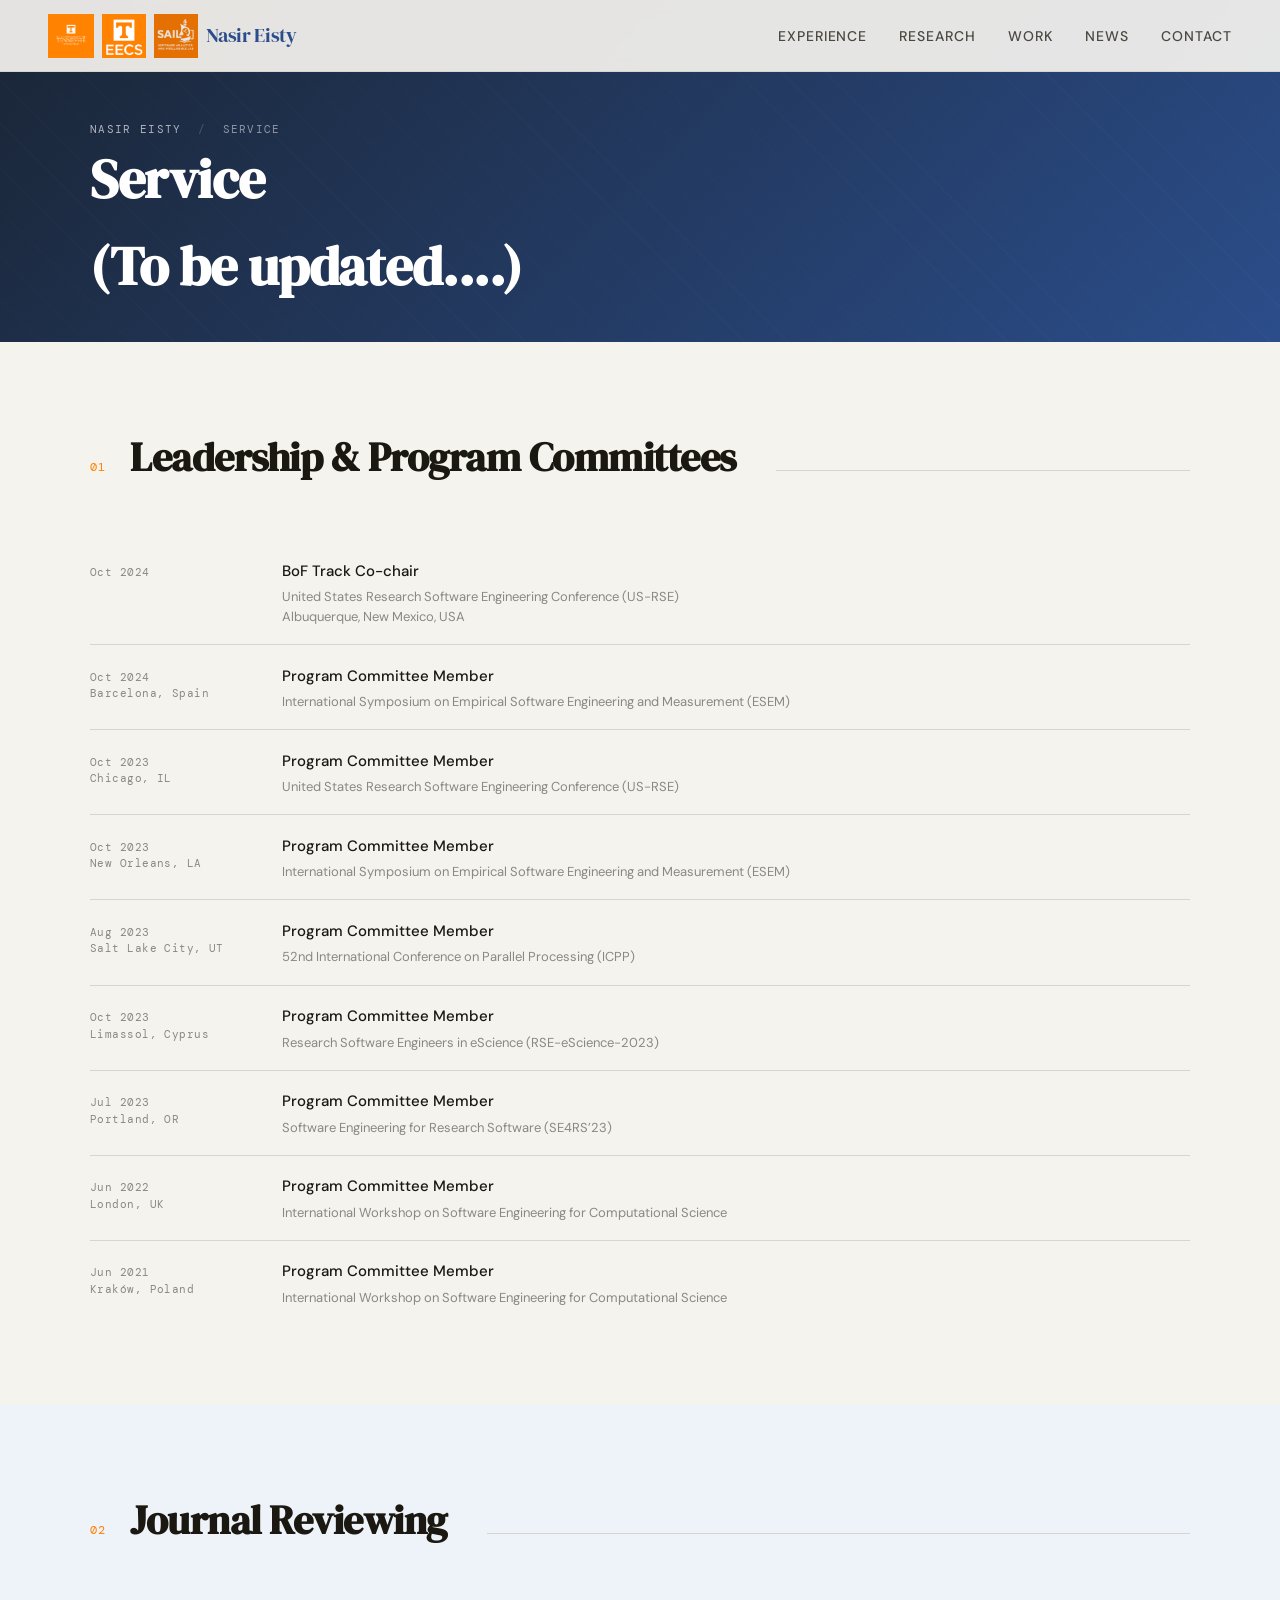
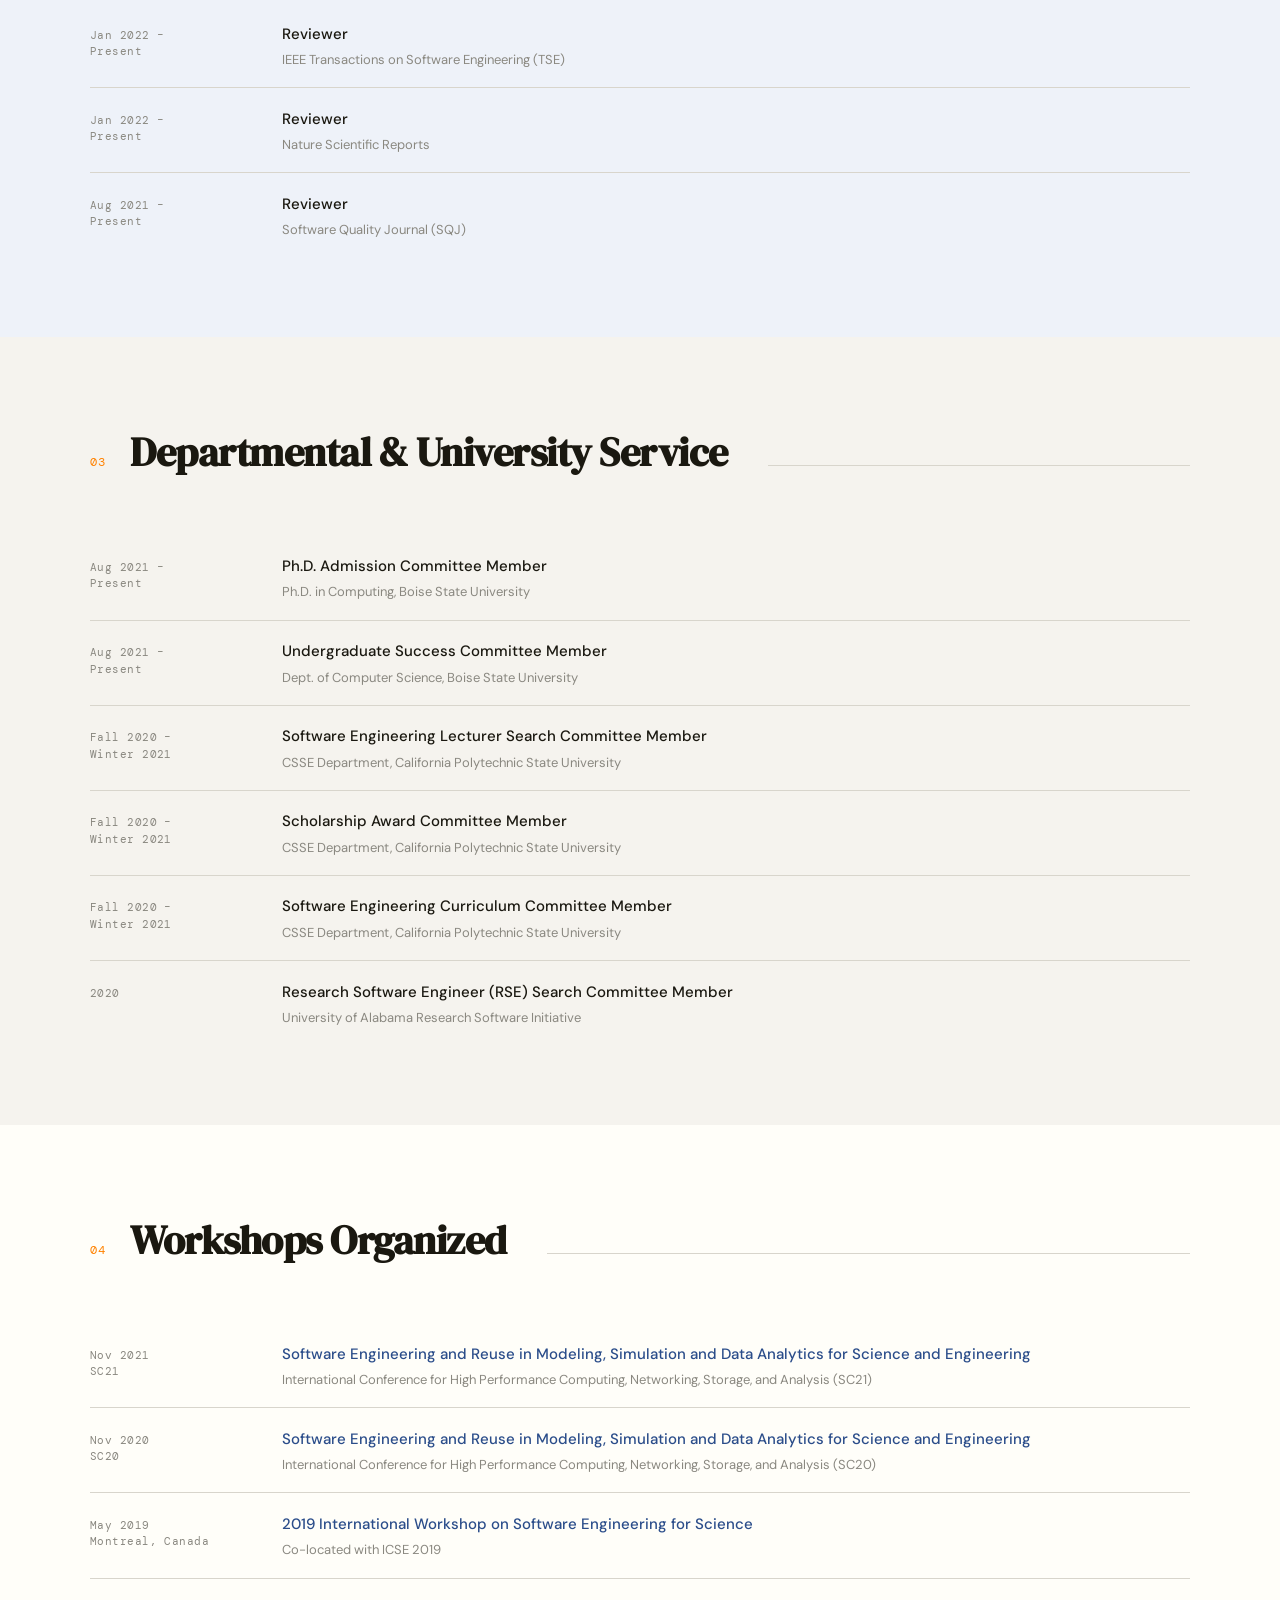
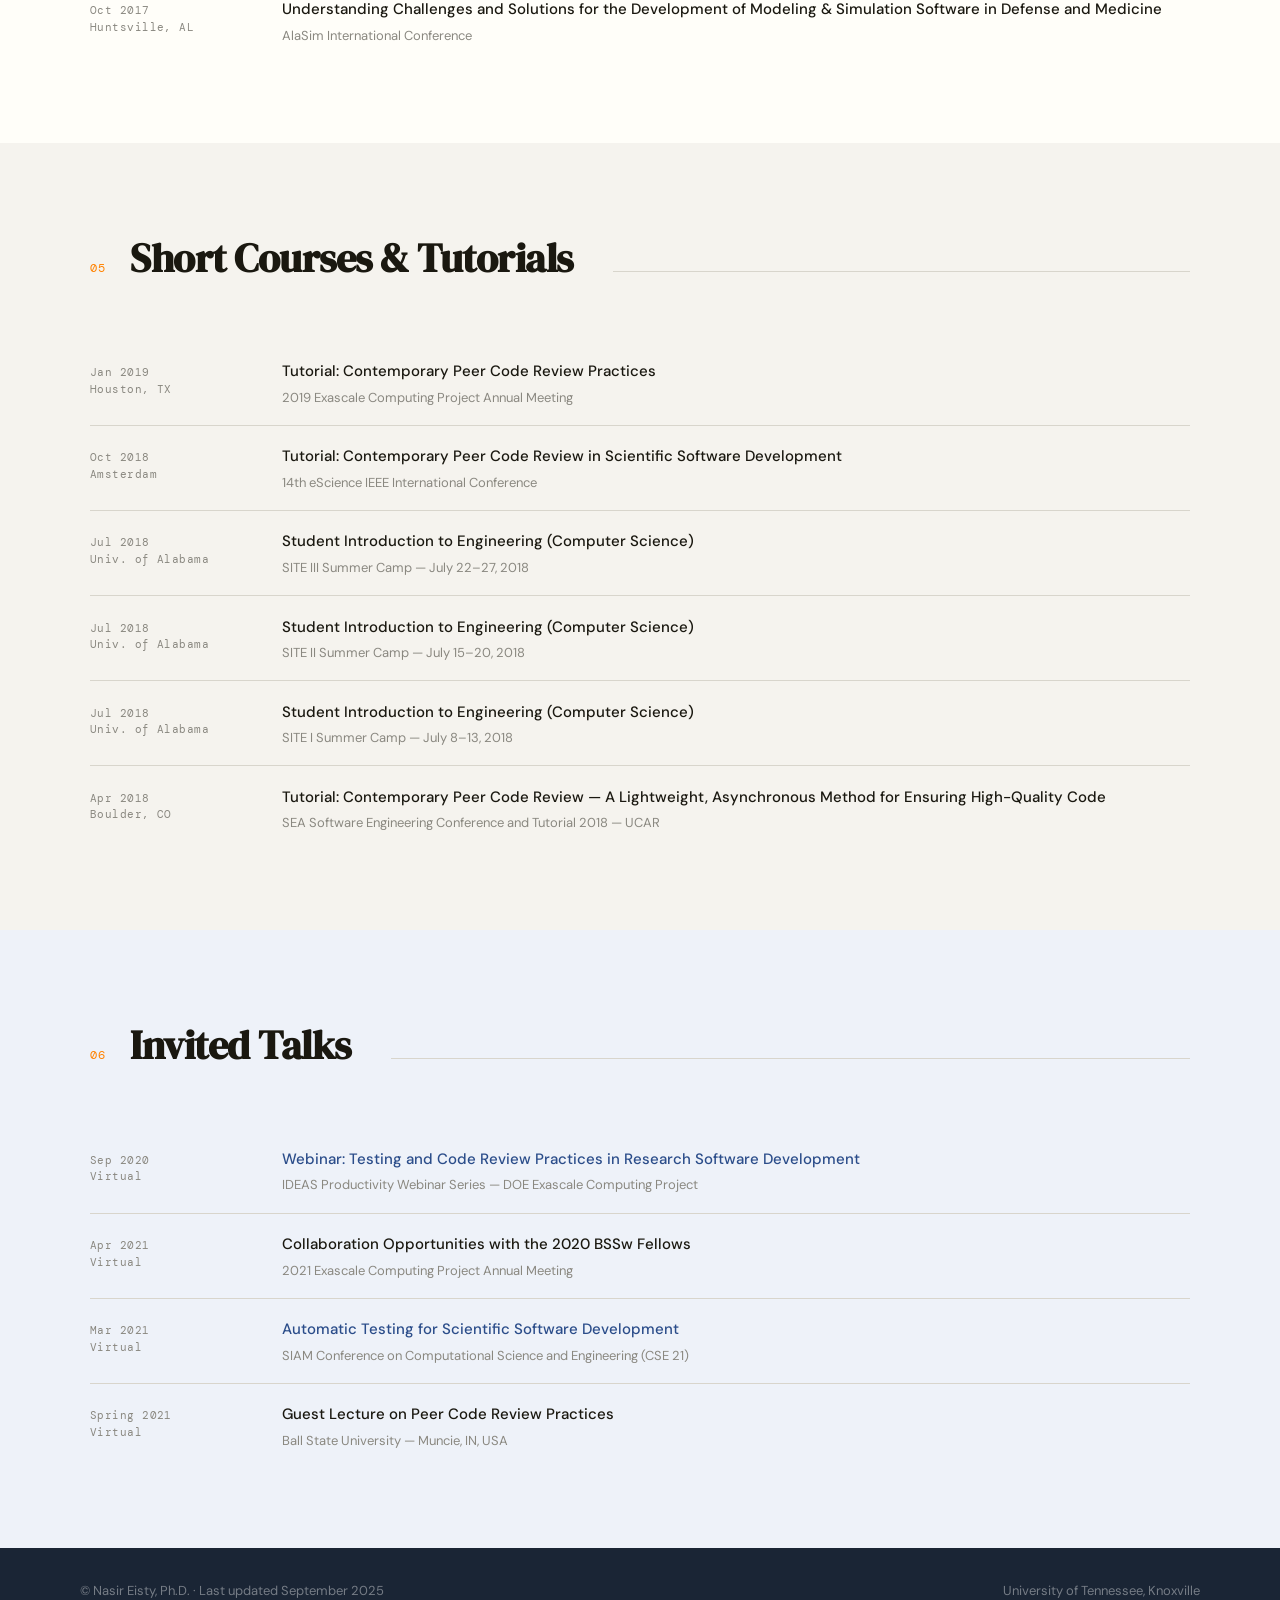
<file: service.html>
<!DOCTYPE HTML>
<html lang="en">
<head>
  <meta charset="utf-8" />
  <meta name="viewport" content="width=device-width, initial-scale=1, user-scalable=no" />
  <title>Service &mdash; Nasir Eisty, Ph.D.</title>
  <meta name="description" content="Professional service, program committees, workshops, and invited talks by Nasir Eisty, Ph.D." />
  <link rel="preconnect" href="https://fonts.googleapis.com">
  <link rel="preconnect" href="https://fonts.gstatic.com" crossorigin>
  <link href="https://fonts.googleapis.com/css2?family=DM+Serif+Display:ital@0;1&family=DM+Sans:wght@300;400;500&family=DM+Mono:wght@400;500&display=swap" rel="stylesheet">
  <link rel="stylesheet" href="assets/css/fontawesome-all.min.css" />
  <link rel="stylesheet" href="assets/css/modern.css" />
</head>
<body>

  <!-- Navigation -->
  <nav>
    <div class="nav-logo">
      <a href="https://www.utk.edu/" target="_blank"><img src="UTK Logo.png" class="utk-logo-nav" alt="University of Tennessee, Knoxville" /></a>
      <a href="https://eecs.utk.edu/" target="_blank"><img src="UTK EECS Logo.png" class="utk-logo-nav" alt="UTK EECS" /></a>
      <a href="research.html"><img src="SAIL.png" class="sail-logo-nav" alt="SAIL Lab" /></a>
      <a href="index.html" class="nav-logo-text">Nasir Eisty</a>
    </div>
    <ul class="nav-links">
      <li><a href="index.html#experience">Experience</a></li>
      <li><a href="index.html#research">Research</a></li>
      <li><a href="index.html#work">Work</a></li>
      <li><a href="index.html#news">News</a></li>
      <li><a href="index.html#contact">Contact</a></li>
    </ul>
    <button class="nav-toggle" aria-label="Toggle navigation">
      <span></span><span></span><span></span>
    </button>
  </nav>

  <!-- Page Header -->
  <div class="page-header">
    <div class="page-inner">
      <div class="page-breadcrumb">
        <a href="index.html">Nasir Eisty</a>
        <span>/</span>
        Service
      </div>
      <h1 class="page-title">Service</h1><br><h4 class="page-title">(To be updated....)</h4>
    </div>
  </div>

  <!-- Leadership & Program Committees -->
  <section>
    <div class="section-inner">
      <div class="section-header">
        <span class="section-num">01</span>
        <h2>Leadership &amp; Program Committees</h2>
        <div class="rule"></div>
      </div>
      <div class="service-list">

        <div class="service-item">
          <div class="service-date">Oct 2024</div>
          <div>
            <div class="service-role">BoF Track Co-chair</div>
            <div class="service-org">United States Research Software Engineering Conference (US-RSE)<br>Albuquerque, New Mexico, USA</div>
          </div>
        </div>

        <div class="service-item">
          <div class="service-date">Oct 2024<br>Barcelona, Spain</div>
          <div>
            <div class="service-role">Program Committee Member</div>
            <div class="service-org">International Symposium on Empirical Software Engineering and Measurement (ESEM)</div>
          </div>
        </div>

        <div class="service-item">
          <div class="service-date">Oct 2023<br>Chicago, IL</div>
          <div>
            <div class="service-role">Program Committee Member</div>
            <div class="service-org">United States Research Software Engineering Conference (US-RSE)</div>
          </div>
        </div>

        <div class="service-item">
          <div class="service-date">Oct 2023<br>New Orleans, LA</div>
          <div>
            <div class="service-role">Program Committee Member</div>
            <div class="service-org">International Symposium on Empirical Software Engineering and Measurement (ESEM)</div>
          </div>
        </div>

        <div class="service-item">
          <div class="service-date">Aug 2023<br>Salt Lake City, UT</div>
          <div>
            <div class="service-role">Program Committee Member</div>
            <div class="service-org">52nd International Conference on Parallel Processing (ICPP)</div>
          </div>
        </div>

        <div class="service-item">
          <div class="service-date">Oct 2023<br>Limassol, Cyprus</div>
          <div>
            <div class="service-role">Program Committee Member</div>
            <div class="service-org">Research Software Engineers in eScience (RSE-eScience-2023)</div>
          </div>
        </div>

        <div class="service-item">
          <div class="service-date">Jul 2023<br>Portland, OR</div>
          <div>
            <div class="service-role">Program Committee Member</div>
            <div class="service-org">Software Engineering for Research Software (SE4RS&rsquo;23)</div>
          </div>
        </div>

        <div class="service-item">
          <div class="service-date">Jun 2022<br>London, UK</div>
          <div>
            <div class="service-role">Program Committee Member</div>
            <div class="service-org">International Workshop on Software Engineering for Computational Science</div>
          </div>
        </div>

        <div class="service-item">
          <div class="service-date">Jun 2021<br>Krak&oacute;w, Poland</div>
          <div>
            <div class="service-role">Program Committee Member</div>
            <div class="service-org">International Workshop on Software Engineering for Computational Science</div>
          </div>
        </div>

      </div>
    </div>
  </section>

  <!-- Journal Reviewing -->
  <section style="background: var(--bg-blue);">
    <div class="section-inner">
      <div class="section-header">
        <span class="section-num">02</span>
        <h2>Journal Reviewing</h2>
        <div class="rule"></div>
      </div>
      <div class="service-list">

        <div class="service-item">
          <div class="service-date">Jan 2022 &ndash;<br>Present</div>
          <div>
            <div class="service-role">Reviewer</div>
            <div class="service-org">IEEE Transactions on Software Engineering (TSE)</div>
          </div>
        </div>

        <div class="service-item">
          <div class="service-date">Jan 2022 &ndash;<br>Present</div>
          <div>
            <div class="service-role">Reviewer</div>
            <div class="service-org">Nature Scientific Reports</div>
          </div>
        </div>

        <div class="service-item">
          <div class="service-date">Aug 2021 &ndash;<br>Present</div>
          <div>
            <div class="service-role">Reviewer</div>
            <div class="service-org">Software Quality Journal (SQJ)</div>
          </div>
        </div>

      </div>
    </div>
  </section>

  <!-- Departmental Service -->
  <section>
    <div class="section-inner">
      <div class="section-header">
        <span class="section-num">03</span>
        <h2>Departmental &amp; University Service</h2>
        <div class="rule"></div>
      </div>
      <div class="service-list">

        <div class="service-item">
          <div class="service-date">Aug 2021 &ndash;<br>Present</div>
          <div>
            <div class="service-role">Ph.D. Admission Committee Member</div>
            <div class="service-org">Ph.D. in Computing, Boise State University</div>
          </div>
        </div>

        <div class="service-item">
          <div class="service-date">Aug 2021 &ndash;<br>Present</div>
          <div>
            <div class="service-role">Undergraduate Success Committee Member</div>
            <div class="service-org">Dept. of Computer Science, Boise State University</div>
          </div>
        </div>

        <div class="service-item">
          <div class="service-date">Fall 2020 &ndash;<br>Winter 2021</div>
          <div>
            <div class="service-role">Software Engineering Lecturer Search Committee Member</div>
            <div class="service-org">CSSE Department, California Polytechnic State University</div>
          </div>
        </div>

        <div class="service-item">
          <div class="service-date">Fall 2020 &ndash;<br>Winter 2021</div>
          <div>
            <div class="service-role">Scholarship Award Committee Member</div>
            <div class="service-org">CSSE Department, California Polytechnic State University</div>
          </div>
        </div>

        <div class="service-item">
          <div class="service-date">Fall 2020 &ndash;<br>Winter 2021</div>
          <div>
            <div class="service-role">Software Engineering Curriculum Committee Member</div>
            <div class="service-org">CSSE Department, California Polytechnic State University</div>
          </div>
        </div>

        <div class="service-item">
          <div class="service-date">2020</div>
          <div>
            <div class="service-role">Research Software Engineer (RSE) Search Committee Member</div>
            <div class="service-org">University of Alabama Research Software Initiative</div>
          </div>
        </div>

      </div>
    </div>
  </section>

  <!-- Workshops Organized -->
  <section style="background: var(--bg-card);">
    <div class="section-inner">
      <div class="section-header">
        <span class="section-num">04</span>
        <h2>Workshops Organized</h2>
        <div class="rule"></div>
      </div>
      <div class="service-list">

        <div class="service-item">
          <div class="service-date">Nov 2021<br>SC21</div>
          <div>
            <div class="service-role"><a href="https://sc21.supercomputing.org/presentation/?id=bof157&sess=sess399" target="_blank">Software Engineering and Reuse in Modeling, Simulation and Data Analytics for Science and Engineering</a></div>
            <div class="service-org">International Conference for High Performance Computing, Networking, Storage, and Analysis (SC21)</div>
          </div>
        </div>

        <div class="service-item">
          <div class="service-date">Nov 2020<br>SC20</div>
          <div>
            <div class="service-role"><a href="https://sc20.supercomputing.org/presentation/?id=bof166&sess=sess307" target="_blank">Software Engineering and Reuse in Modeling, Simulation and Data Analytics for Science and Engineering</a></div>
            <div class="service-org">International Conference for High Performance Computing, Networking, Storage, and Analysis (SC20)</div>
          </div>
        </div>

        <div class="service-item">
          <div class="service-date">May 2019<br>Montreal, Canada</div>
          <div>
            <div class="service-role"><a href="https://se4science.org/workshops/se4science19/index.htm" target="_blank">2019 International Workshop on Software Engineering for Science</a></div>
            <div class="service-org">Co-located with ICSE 2019</div>
          </div>
        </div>

        <div class="service-item">
          <div class="service-date">Oct 2017<br>Huntsville, AL</div>
          <div>
            <div class="service-role">Understanding Challenges and Solutions for the Development of Modeling &amp; Simulation Software in Defense and Medicine</div>
            <div class="service-org">AlaSim International Conference</div>
          </div>
        </div>

      </div>
    </div>
  </section>

  <!-- Short Courses -->
  <section>
    <div class="section-inner">
      <div class="section-header">
        <span class="section-num">05</span>
        <h2>Short Courses &amp; Tutorials</h2>
        <div class="rule"></div>
      </div>
      <div class="service-list">

        <div class="service-item">
          <div class="service-date">Jan 2019<br>Houston, TX</div>
          <div>
            <div class="service-role">Tutorial: Contemporary Peer Code Review Practices</div>
            <div class="service-org">2019 Exascale Computing Project Annual Meeting</div>
          </div>
        </div>

        <div class="service-item">
          <div class="service-date">Oct 2018<br>Amsterdam</div>
          <div>
            <div class="service-role">Tutorial: Contemporary Peer Code Review in Scientific Software Development</div>
            <div class="service-org">14th eScience IEEE International Conference</div>
          </div>
        </div>

        <div class="service-item">
          <div class="service-date">Jul 2018<br>Univ. of Alabama</div>
          <div>
            <div class="service-role">Student Introduction to Engineering (Computer Science)</div>
            <div class="service-org">SITE III Summer Camp &mdash; July 22&ndash;27, 2018</div>
          </div>
        </div>

        <div class="service-item">
          <div class="service-date">Jul 2018<br>Univ. of Alabama</div>
          <div>
            <div class="service-role">Student Introduction to Engineering (Computer Science)</div>
            <div class="service-org">SITE II Summer Camp &mdash; July 15&ndash;20, 2018</div>
          </div>
        </div>

        <div class="service-item">
          <div class="service-date">Jul 2018<br>Univ. of Alabama</div>
          <div>
            <div class="service-role">Student Introduction to Engineering (Computer Science)</div>
            <div class="service-org">SITE I Summer Camp &mdash; July 8&ndash;13, 2018</div>
          </div>
        </div>

        <div class="service-item">
          <div class="service-date">Apr 2018<br>Boulder, CO</div>
          <div>
            <div class="service-role">Tutorial: Contemporary Peer Code Review &mdash; A Lightweight, Asynchronous Method for Ensuring High-Quality Code</div>
            <div class="service-org">SEA Software Engineering Conference and Tutorial 2018 &mdash; UCAR</div>
          </div>
        </div>

      </div>
    </div>
  </section>

  <!-- Invited Talks -->
  <section style="background: var(--bg-blue);">
    <div class="section-inner">
      <div class="section-header">
        <span class="section-num">06</span>
        <h2>Invited Talks</h2>
        <div class="rule"></div>
      </div>
      <div class="service-list">

        <div class="service-item">
          <div class="service-date">Sep 2020<br>Virtual</div>
          <div>
            <div class="service-role"><a href="https://www.exascaleproject.org/event/testing-and-code-review/" target="_blank">Webinar: Testing and Code Review Practices in Research Software Development</a></div>
            <div class="service-org">IDEAS Productivity Webinar Series &mdash; DOE Exascale Computing Project</div>
          </div>
        </div>

        <div class="service-item">
          <div class="service-date">Apr 2021<br>Virtual</div>
          <div>
            <div class="service-role">Collaboration Opportunities with the 2020 BSSw Fellows</div>
            <div class="service-org">2021 Exascale Computing Project Annual Meeting</div>
          </div>
        </div>

        <div class="service-item">
          <div class="service-date">Mar 2021<br>Virtual</div>
          <div>
            <div class="service-role"><a href="https://meetings.siam.org/sess/dsp_programsess.cfm?SESSIONCODE=70202" target="_blank">Automatic Testing for Scientific Software Development</a></div>
            <div class="service-org">SIAM Conference on Computational Science and Engineering (CSE 21)</div>
          </div>
        </div>

        <div class="service-item">
          <div class="service-date">Spring 2021<br>Virtual</div>
          <div>
            <div class="service-role">Guest Lecture on Peer Code Review Practices</div>
            <div class="service-org">Ball State University &mdash; Muncie, IN, USA</div>
          </div>
        </div>

      </div>
    </div>
  </section>

  <!-- Footer -->
  <footer>
    <div>&copy; Nasir Eisty, Ph.D. &middot; Last updated September 2025</div>
    <div>University of Tennessee, Knoxville</div>
  </footer>

  <script>
    document.querySelector('.nav-toggle').addEventListener('click', () => {
      document.querySelector('.nav-links').classList.toggle('open');
    });
    document.querySelectorAll('.nav-links a').forEach(a => {
      a.addEventListener('click', () => document.querySelector('.nav-links').classList.remove('open'));
    });
  </script>

</body>
</html>
</file>
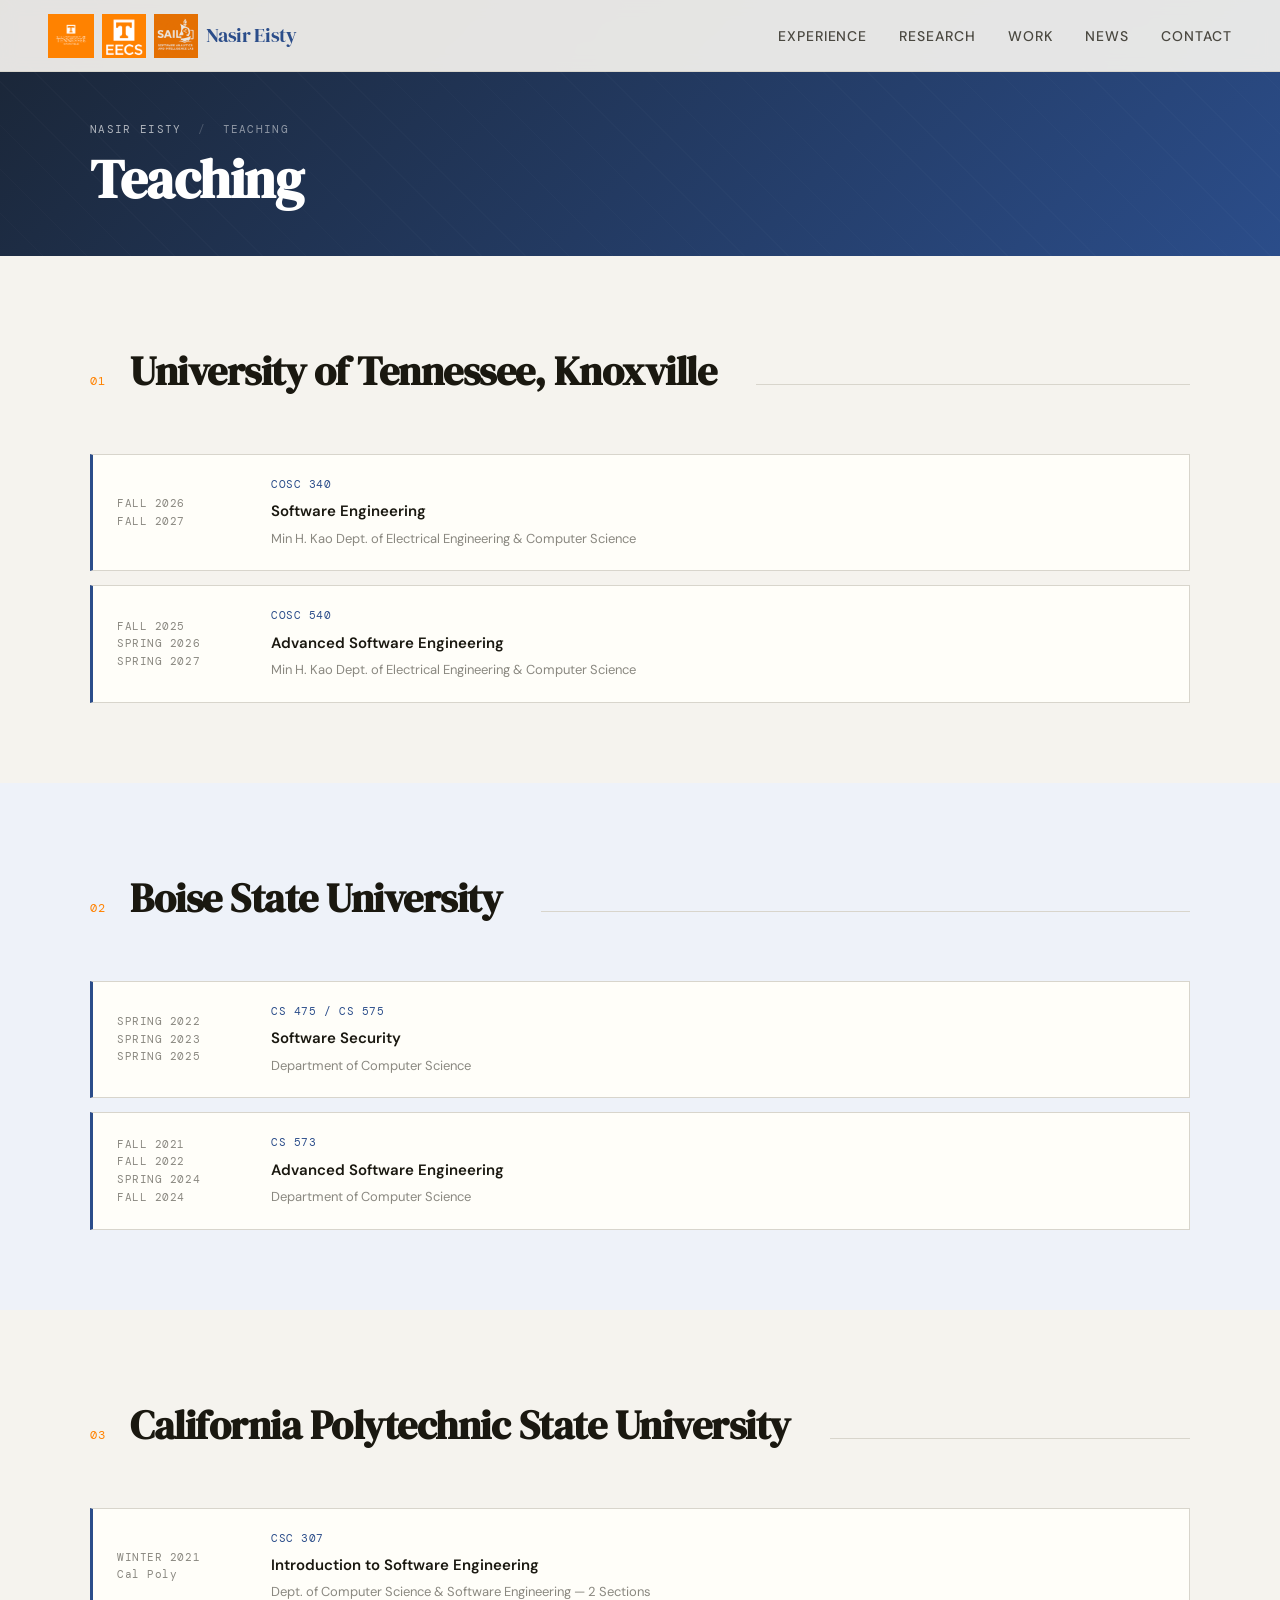
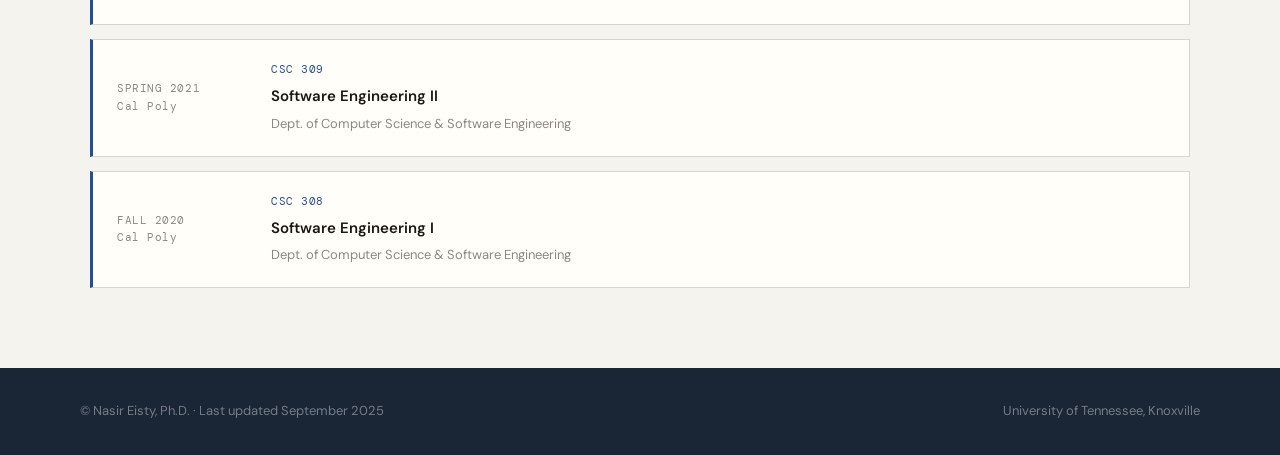
<file: teaching.html>
<!DOCTYPE HTML>
<html lang="en">
<head>
  <meta charset="utf-8" />
  <meta name="viewport" content="width=device-width, initial-scale=1, user-scalable=no" />
  <title>Teaching &mdash; Nasir Eisty, Ph.D.</title>
  <meta name="description" content="Courses taught by Nasir Eisty, Ph.D. in software engineering, testing, and computer science." />
  <link rel="preconnect" href="https://fonts.googleapis.com">
  <link rel="preconnect" href="https://fonts.gstatic.com" crossorigin>
  <link href="https://fonts.googleapis.com/css2?family=DM+Serif+Display:ital@0;1&family=DM+Sans:wght@300;400;500&family=DM+Mono:wght@400;500&display=swap" rel="stylesheet">
  <link rel="stylesheet" href="assets/css/fontawesome-all.min.css" />
  <link rel="stylesheet" href="assets/css/modern.css" />
</head>
<body>

  <!-- Navigation -->
  <nav>
    <div class="nav-logo">
      <a href="https://www.utk.edu/" target="_blank"><img src="UTK Logo.png" class="utk-logo-nav" alt="University of Tennessee, Knoxville" /></a>
      <a href="https://eecs.utk.edu/" target="_blank"><img src="UTK EECS Logo.png" class="utk-logo-nav" alt="UTK EECS" /></a>
      <a href="research.html"><img src="SAIL.png" class="sail-logo-nav" alt="SAIL Lab" /></a>
      <a href="index.html" class="nav-logo-text">Nasir Eisty</a>
    </div>
    <ul class="nav-links">
      <li><a href="index.html#experience">Experience</a></li>
      <li><a href="index.html#research">Research</a></li>
      <li><a href="index.html#work">Work</a></li>
      <li><a href="index.html#news">News</a></li>
      <li><a href="index.html#contact">Contact</a></li>
    </ul>
    <button class="nav-toggle" aria-label="Toggle navigation">
      <span></span><span></span><span></span>
    </button>
  </nav>

  <!-- Page Header -->
  <div class="page-header">
    <div class="page-inner">
      <div class="page-breadcrumb">
        <a href="index.html">Nasir Eisty</a>
        <span>/</span>
        Teaching
      </div>
      <h1 class="page-title">Teaching</h1>
    </div>
  </div>

  <!-- UTK -->
  <section>
    <div class="section-inner">
      <div class="section-header">
        <span class="section-num">01</span>
        <h2>University of Tennessee, Knoxville</h2>
        <div class="rule"></div>
      </div>
      <div class="course-list">

        <div class="course-item">
          <div class="course-term">FALL 2026<br>FALL 2027</div>
          <div>
            <div class="course-code">COSC 340</div>
            <div class="course-title">Software Engineering</div>
            <div class="course-school">Min H. Kao Dept. of Electrical Engineering &amp; Computer Science</div>
          </div>
        </div>

        <div class="course-item">
          <div class="course-term">FALL 2025<br>SPRING 2026<br>SPRING 2027</div>
          <div>
            <div class="course-code">COSC 540</div>
            <div class="course-title">Advanced Software Engineering</div>
            <div class="course-school">Min H. Kao Dept. of Electrical Engineering &amp; Computer Science</div>
          </div>
        </div>

      </div>
    </div>
  </section>

  <!-- Boise State -->
  <section style="background: var(--bg-blue);">
    <div class="section-inner">
      <div class="section-header">
        <span class="section-num">02</span>
        <h2>Boise State University</h2>
        <div class="rule"></div>
      </div>
      <div class="course-list">

        <div class="course-item">
          <div class="course-term">SPRING 2022<br>SPRING 2023<br>SPRING 2025</div>
          <div>
            <div class="course-code">CS 475 / CS 575</div>
            <div class="course-title">Software Security</div>
            <div class="course-school">Department of Computer Science</div>
          </div>
        </div>

        <div class="course-item">
          <div class="course-term">FALL 2021<br>FALL 2022<br>SPRING 2024<br>FALL 2024</div>
          <div>
            <div class="course-code">CS 573</div>
            <div class="course-title">Advanced Software Engineering</div>
            <div class="course-school">Department of Computer Science</div>
          </div>
        </div>

      </div>
    </div>
  </section>

  <!-- Cal Poly -->
  <section>
    <div class="section-inner">
      <div class="section-header">
        <span class="section-num">03</span>
        <h2>California Polytechnic State University</h2>
        <div class="rule"></div>
      </div>
      <div class="course-list">

        <div class="course-item">
          <div class="course-term">WINTER 2021<br>Cal Poly</div>
          <div>
            <div class="course-code">CSC 307</div>
            <div class="course-title">Introduction to Software Engineering</div>
            <div class="course-school">Dept. of Computer Science &amp; Software Engineering &mdash; 2 Sections</div>
          </div>
        </div>

        <div class="course-item">
          <div class="course-term">SPRING 2021<br>Cal Poly</div>
          <div>
            <div class="course-code">CSC 309</div>
            <div class="course-title">Software Engineering II</div>
            <div class="course-school">Dept. of Computer Science &amp; Software Engineering</div>
          </div>
        </div>

        <div class="course-item">
          <div class="course-term">FALL 2020<br>Cal Poly</div>
          <div>
            <div class="course-code">CSC 308</div>
            <div class="course-title">Software Engineering I</div>
            <div class="course-school">Dept. of Computer Science &amp; Software Engineering</div>
          </div>
        </div>

      </div>
    </div>
  </section>

  <!-- Footer -->
  <footer>
    <div>&copy; Nasir Eisty, Ph.D. &middot; Last updated September 2025</div>
    <div>University of Tennessee, Knoxville</div>
  </footer>

  <script>
    document.querySelector('.nav-toggle').addEventListener('click', () => {
      document.querySelector('.nav-links').classList.toggle('open');
    });
    document.querySelectorAll('.nav-links a').forEach(a => {
      a.addEventListener('click', () => document.querySelector('.nav-links').classList.remove('open'));
    });
  </script>

</body>
</html>
</file>
<file: assets/css/modern.css>
/* =============================================
   Editorial Academic Portfolio — Nasir Eisty
   ============================================= */

:root {
  --bg: #f5f3ee;
  --bg-card: #fffef9;
  --bg-blue: #eef2f9;
  --ink: #1a1810;
  --ink-2: #4a4840;
  --ink-3: #8a8880;
  --accent: #2b4d8a;
  --accent-light: #e8edf7;
  --accent-warm: #c4773a;
  --orange: #FF8200;
  --rule: #d8d5cc;
  --serif: 'DM Serif Display', Georgia, serif;
  --sans: 'DM Sans', system-ui, sans-serif;
  --mono: 'DM Mono', monospace;
  --transition: 0.2s ease;
}

*, *::before, *::after { box-sizing: border-box; margin: 0; padding: 0; }
html { scroll-behavior: smooth; }

body {
  font-family: var(--sans);
  background: var(--bg);
  color: var(--ink);
  font-size: 17px;
  line-height: 1.75;
  -webkit-font-smoothing: antialiased;
}

a { color: var(--accent); text-decoration: none; transition: color var(--transition); }
a:hover { text-decoration: underline; }

/* ===== NAVIGATION ===== */

nav {
  position: fixed;
  top: 0; left: 0; right: 0;
  z-index: 100;
  background: rgba(245, 243, 238, 0.93);
  backdrop-filter: blur(8px);
  -webkit-backdrop-filter: blur(8px);
  border-bottom: 1px solid var(--rule);
  padding: 0 3rem;
  display: flex;
  align-items: center;
  justify-content: space-between;
  height: 72px;
}

.nav-logo {
  font-family: var(--serif);
  font-size: 20px;
  color: var(--accent);
  letter-spacing: -0.3px;
  display: flex;
  align-items: center;
  gap: 8px;
}

.nav-logo-text {
  font-family: var(--serif);
  font-size: 20px;
  color: var(--accent);
  letter-spacing: -0.3px;
  text-decoration: none;
}

.utk-logo-nav {
  height: 44px;
  width: auto;
  flex-shrink: 0;
  display: block;
}

.sail-logo-nav {
  height: 44px;
  width: auto;
  flex-shrink: 0;
  display: block;
}

.nav-links {
  display: flex;
  gap: 2rem;
  list-style: none;
}

.nav-links a {
  text-decoration: none;
  font-size: 14px;
  font-weight: 500;
  letter-spacing: 0.07em;
  text-transform: uppercase;
  color: var(--ink-2);
  transition: color var(--transition);
}

.nav-links a:hover { color: var(--accent); text-decoration: none; }

.nav-toggle {
  display: none;
  flex-direction: column;
  gap: 5px;
  background: none;
  border: none;
  cursor: pointer;
  padding: 4px;
}

.nav-toggle span {
  display: block;
  width: 22px;
  height: 2px;
  background: var(--ink-2);
  border-radius: 2px;
}

/* ===== HERO ===== */

.hero {
  min-height: 100vh;
  display: grid;
  grid-template-columns: 2.2fr 1.2fr;
  padding-top: 72px;
}

.hero-left {
  display: flex;
  flex-direction: column;
  justify-content: center;
  padding: 6rem 4rem 6rem 5rem;
}

.hero-eyebrow {
  font-family: var(--mono);
  font-size: 13px;
  letter-spacing: 0.16em;
  text-transform: uppercase;
  color: var(--accent);
  margin-bottom: 1.5rem;
  display: flex;
  align-items: center;
  gap: 0.75rem;
}

.hero-eyebrow::before {
  content: '';
  display: block;
  width: 32px;
  height: 1px;
  background: var(--accent);
}

.hero-name {
  font-family: var(--serif);
  font-size: clamp(48px, 6vw, 72px);
  line-height: 1.05;
  letter-spacing: -1px;
  color: var(--accent);
  margin-bottom: 0.4rem;
  font-style: italic;
}

.hero-subtitle {
  font-size: 16px;
  font-weight: 400;
  color: var(--ink-2);
  margin-bottom: 0.15rem;
  letter-spacing: 0.01em;
}

.hero-subtitle a { color: var(--ink-3); font-size: 15px; }
.hero-subtitle a:hover { color: var(--accent); text-decoration: underline; }

.hero-utk-text {
  font-size: 15px;
  font-weight: 600;
  color: var(--orange);
  margin-top: 0.2rem;
  margin-bottom: 1.5rem;
  letter-spacing: 0.01em;
}

/* UTK full logo in hero */
.hero-utk-logo {
  height: 185px;
  width: auto;
  margin-bottom: 1.25rem;
  display: block;
}

.hero-bio {
  font-size: 16px;
  line-height: 1.8;
  color: var(--ink-2);
  max-width: 500px;
  margin-bottom: 2.5rem;
  border-left: 2px solid var(--accent);
  padding-left: 1.25rem;
}

.hero-actions {
  display: flex;
  gap: 1rem;
  flex-wrap: wrap;
}

/* ===== HERO RIGHT (photo strip) ===== */

.hero-right {
  position: relative;
  background: #1a2d3e;
  display: flex;
  align-items: center;
  justify-content: center;
}

.hero-pattern {
  position: absolute;
  inset: 0;
  z-index: 1;
  background-image: repeating-linear-gradient(
    45deg,
    transparent,
    transparent 30px,
    rgba(255,255,255,0.015) 30px,
    rgba(255,255,255,0.015) 31px
  );
  pointer-events: none;
}

.hero-photo-wrap {
  position: relative;
  z-index: 2;
  width: 320px;
  height: 420px;
  border-radius: 50%;
  overflow: hidden;
  flex-shrink: 0;
}

.hero-photo {
  width: 100%;
  height: 100%;
  object-fit: cover;
  object-position: center top;
  display: block;
}

.hero-badge {
  position: absolute;
  bottom: 2rem;
  left: 1.25rem;
  right: 1.25rem;
  z-index: 2;
  background: rgba(0,0,0,0.45);
  border: 1px solid rgba(255,255,255,0.15);
  padding: 0.875rem 1rem;
  border-radius: 2px;
  font-family: var(--mono);
  font-size: 11px;
  color: rgba(255,255,255,0.8);
  line-height: 1.9;
}

.hero-badge strong {
  display: block;
  color: #fff;
  font-size: 12px;
  margin-bottom: 0.2rem;
  letter-spacing: 0.04em;
}

/* ===== BUTTONS ===== */

.btn {
  display: inline-flex;
  align-items: center;
  gap: 0.5rem;
  padding: 0.7rem 1.6rem;
  font-family: var(--sans);
  font-size: 14px;
  font-weight: 500;
  letter-spacing: 0.04em;
  text-decoration: none;
  border-radius: 2px;
  transition: all var(--transition);
  cursor: pointer;
  border: none;
}

.btn-primary { background: var(--accent); color: #fff; }
.btn-primary:hover { background: #1e3a6e; color: #fff; text-decoration: none; }

.btn-outline {
  background: transparent;
  color: var(--ink-2);
  border: 1px solid var(--rule);
}

.btn-outline:hover { border-color: var(--accent); color: var(--accent); text-decoration: none; }

.btn-white { background: #fff; color: var(--accent); border-radius: 2px; }
.btn-white:hover { opacity: 0.9; text-decoration: none; color: var(--accent); }

/* ===== SECTIONS ===== */

section { padding: 5rem; }

.section-inner { max-width: 1100px; margin: 0 auto; }

.section-header {
  display: flex;
  align-items: baseline;
  gap: 1.5rem;
  margin-bottom: 3rem;
}

.section-num {
  font-family: var(--mono);
  font-size: 12px;
  color: var(--orange);
  letter-spacing: 0.1em;
}

h2 {
  font-family: var(--serif);
  font-size: 40px;
  letter-spacing: -0.5px;
  color: var(--ink);
}

.rule { flex: 1; height: 1px; background: var(--rule); margin-left: 1rem; }

/* ===== TIMELINE ===== */

.timeline { display: grid; grid-template-columns: 150px 1fr; }

.tl-item { display: contents; }

.tl-date {
  font-family: var(--mono);
  font-size: 12px;
  color: var(--ink-3);
  letter-spacing: 0.07em;
  padding: 1.4rem 2rem 1.4rem 0;
  border-right: 1px solid var(--rule);
  text-align: right;
  position: relative;
  line-height: 1.6;
}

.tl-date::after {
  content: '';
  position: absolute;
  right: -5px;
  top: 50%;
  transform: translateY(-50%);
  width: 9px;
  height: 9px;
  border-radius: 50%;
  background: var(--bg-card);
  border: 1.5px solid var(--rule);
}

.tl-item:first-child .tl-date::after {
  border-color: var(--orange);
  background: var(--orange);
  width: 11px;
  height: 11px;
  right: -6px;
}

.tl-content {
  padding: 1.4rem 0 1.4rem 2rem;
  border-bottom: 1px solid var(--rule);
}

.tl-item:last-child .tl-content { border-bottom: none; }

.tl-org { font-weight: 500; font-size: 16px; color: var(--ink); }
.tl-role { font-size: 14px; color: var(--ink-3); margin-top: 2px; }
.tl-detail { font-size: 13px; color: var(--ink-3); margin-top: 4px; line-height: 1.5; }

/* ===== RESEARCH GRID ===== */

.research-grid {
  display: grid;
  grid-template-columns: repeat(3, 1fr);
  gap: 1.5px;
  background: var(--rule);
  border: 1.5px solid var(--rule);
}

.research-card {
  background: var(--bg);
  padding: 2.25rem;
  border-top: 3px solid transparent;
  transition: background var(--transition), border-color var(--transition);
}

.research-card:nth-child(odd)  { border-top-color: var(--accent); }
.research-card:nth-child(even) { border-top-color: var(--orange); }

.research-card:hover { background: var(--accent-light); }

.research-num {
  font-family: var(--mono);
  font-size: 11px;
  color: var(--ink-3);
  margin-bottom: 0.75rem;
  letter-spacing: 0.1em;
}

.research-title {
  font-family: var(--serif);
  font-size: 22px;
  color: var(--ink);
  line-height: 1.25;
  margin-bottom: 0.75rem;
}

.research-desc { font-size: 14px; color: var(--ink-3); line-height: 1.7; }

/* ===== WORK CARDS ===== */

.work-grid {
  display: grid;
  grid-template-columns: repeat(3, 1fr);
  gap: 1.5rem;
}

.work-card {
  background: var(--bg);
  border: 1px solid var(--rule);
  padding: 2.25rem;
  text-decoration: none;
  display: block;
  transition: all var(--transition);
  position: relative;
  overflow: hidden;
}

.work-card::before {
  content: '';
  position: absolute;
  bottom: 0; left: 0; right: 0;
  height: 3px;
  background: linear-gradient(90deg, var(--accent), var(--orange));
  transform: scaleX(0);
  transform-origin: left;
  transition: transform 0.3s;
}

.work-card:hover::before { transform: scaleX(1); }
.work-card:hover { border-color: var(--accent); text-decoration: none; }

.work-icon { font-size: 28px; margin-bottom: 1rem; display: block; }
.work-label { font-family: var(--serif); font-size: 24px; color: var(--ink); margin-bottom: 0.5rem; }
.work-desc { font-size: 14px; color: var(--ink-3); line-height: 1.65; }

.work-arrow {
  position: absolute;
  top: 1.75rem;
  right: 1.75rem;
  color: var(--ink-3);
  font-size: 18px;
  transition: transform var(--transition), color var(--transition);
}

.work-card:hover .work-arrow { transform: translate(3px, -3px); color: var(--accent); }

/* ===== NEWS ===== */

.news-list { display: flex; flex-direction: column; }

.news-item {
  display: grid;
  grid-template-columns: 120px 1fr;
  gap: 2rem;
  padding: 1.4rem 0;
  border-bottom: 1px solid var(--rule);
  align-items: baseline;
}

.news-item:last-child { border-bottom: none; }

.news-date {
  font-family: var(--mono);
  font-size: 12px;
  color: var(--ink-3);
  letter-spacing: 0.06em;
  padding-top: 2px;
}

.news-text { font-size: 15px; color: var(--ink-2); line-height: 1.65; }
.news-text .highlight { font-style: italic; color: var(--ink); }
.news-text a { color: var(--accent); }
.news-text a:hover { text-decoration: underline; }

.news-tag {
  display: inline-block;
  margin-left: 0.5rem;
  font-size: 11px;
  font-family: var(--mono);
  letter-spacing: 0.07em;
  text-transform: uppercase;
  padding: 2px 7px;
  border-radius: 1px;
}

.tag-grant { background: #e8f5e9; color: #1b5e20; }
.tag-paper { background: var(--accent-light); color: var(--accent); }
.tag-award { background: #fff8e1; color: #b45309; }
.tag-milestone { background: #f3e8ff; color: #6d28d9; }

/* ===== CONTACT ===== */

.contact-grid {
  display: grid;
  grid-template-columns: 1fr 1fr;
  gap: 4rem;
  align-items: start;
}

.contact-info dt {
  font-family: var(--mono);
  font-size: 11px;
  letter-spacing: 0.12em;
  text-transform: uppercase;
  color: var(--ink-3);
  margin-bottom: 0.25rem;
  margin-top: 1.4rem;
}

.contact-info dt:first-child { margin-top: 0; }
.contact-info dd { font-size: 16px; color: var(--ink-2); }
.contact-info dd a { color: var(--accent); }
.contact-info dd a:hover { text-decoration: underline; }

.cta-box {
  background: var(--accent);
  padding: 2.75rem;
  border-radius: 2px;
  color: #fff;
}

.cta-box h3 {
  font-family: var(--serif);
  font-size: 28px;
  margin-bottom: 0.75rem;
  line-height: 1.2;
}

.cta-box p { font-size: 15px; opacity: 0.82; line-height: 1.7; margin-bottom: 1.5rem; }

/* ===== FOOTER ===== */

footer {
  background: #1a2535;
  padding: 2rem 5rem;
  display: flex;
  align-items: center;
  justify-content: space-between;
  font-size: 13px;
  color: rgba(255,255,255,0.4);
}

footer a { color: rgba(255,255,255,0.55); }
footer a:hover { color: #fff; text-decoration: none; }

/* ===== WELCOME NOTICE ===== */

.hero-welcome {
  margin-top: 1.5rem;
  display: flex;
  align-items: flex-start;
  gap: 0.875rem;
  padding: 1rem 1.25rem;
  background: linear-gradient(135deg, #fff8f0 0%, #fff3e0 100%);
  border: 1px solid rgba(196, 119, 58, 0.22);
  border-left: 3px solid var(--accent-warm);
  border-radius: 2px;
  max-width: 500px;
}

.welcome-dot {
  width: 8px;
  height: 8px;
  min-width: 8px;
  background: var(--accent-warm);
  border-radius: 50%;
  margin-top: 0.35rem;
  flex-shrink: 0;
  animation: pulse 2.2s ease-in-out infinite;
}

.welcome-body { display: flex; flex-direction: column; gap: 2px; }

.welcome-title {
  font-size: 13px;
  font-weight: 600;
  color: var(--accent-warm);
  letter-spacing: 0.02em;
}

.welcome-text {
  font-size: 13px;
  color: var(--ink-2);
  line-height: 1.55;
}

@keyframes pulse {
  0%, 100% { opacity: 1; transform: scale(1); }
  50%       { opacity: 0.55; transform: scale(1.35); }
}

.hero-social {
  display: flex;
  flex-wrap: wrap;
  gap: 0.5rem;
  margin-top: 1.25rem;
  align-items: center;
}

.social-btn {
  display: inline-flex;
  align-items: center;
  gap: 0.45rem;
  padding: 0.4rem 0.85rem 0.4rem 0.65rem;
  border-radius: 999px;
  background: var(--bg-card);
  border: 1px solid var(--rule);
  color: var(--ink-2);
  text-decoration: none;
  font-size: 12px;
  font-weight: 500;
  font-family: var(--sans);
  transition: background 0.2s, color 0.2s, border-color 0.2s, transform 0.2s;
  white-space: nowrap;
}

.social-btn svg {
  width: 16px;
  height: 16px;
  fill: currentColor;
  flex-shrink: 0;
}

.social-btn:hover { transform: translateY(-2px); color: #fff; }
.social-btn.scholar:hover  { background: #4285F4; border-color: #4285F4; }
.social-btn.orcid:hover    { background: #A6CE39; border-color: #A6CE39; }
.social-btn.linkedin:hover { background: #0A66C2; border-color: #0A66C2; }

/* ===== SUB-PAGE HEADER ===== */

.page-header {
  background: linear-gradient(135deg, #1a2535 0%, var(--accent) 100%);
  padding: calc(72px + 3rem) 5rem 3rem;
  position: relative;
  overflow: hidden;
}

.page-header::before {
  content: '';
  position: absolute; inset: 0;
  background-image: repeating-linear-gradient(
    45deg, transparent, transparent 30px,
    rgba(255,255,255,0.015) 30px, rgba(255,255,255,0.015) 31px
  );
  pointer-events: none;
}

.page-inner { max-width: 1100px; margin: 0 auto; position: relative; }

.page-breadcrumb {
  font-family: var(--mono);
  font-size: 11px;
  color: rgba(255,255,255,0.5);
  letter-spacing: 0.12em;
  text-transform: uppercase;
  margin-bottom: 0.75rem;
}

.page-breadcrumb a { color: rgba(255,255,255,0.65); text-decoration: none; }
.page-breadcrumb a:hover { color: #fff; }
.page-breadcrumb span { margin: 0 0.5rem; opacity: 0.4; }

.page-title {
  font-family: var(--serif);
  font-size: clamp(36px, 5vw, 54px);
  color: #fff;
  letter-spacing: -0.5px;
  line-height: 1.05;
}

/* ===== PUBLICATION LIST ===== */

.pub-section { margin-bottom: 3rem; }

.pub-section-label {
  font-family: var(--mono);
  font-size: 11px;
  letter-spacing: 0.14em;
  text-transform: uppercase;
  color: var(--ink-3);
  padding-bottom: 0.6rem;
  border-bottom: 1px solid var(--rule);
  margin-bottom: 0;
}

.pub-list { display: flex; flex-direction: column; }

.pub-item {
  display: grid;
  grid-template-columns: 36px 1fr;
  gap: 1.25rem;
  padding: 1.25rem 0;
  border-bottom: 1px solid var(--rule);
  align-items: start;
}

.pub-item:last-child { border-bottom: none; }

.pub-num {
  font-family: var(--mono);
  font-size: 11px;
  color: var(--ink-3);
  padding-top: 3px;
  text-align: right;
}

.pub-title {
  font-size: 15px;
  font-weight: 500;
  color: var(--ink);
  line-height: 1.45;
  margin-bottom: 0.3rem;
}

.pub-title a { color: var(--ink); }
.pub-title a:hover { color: var(--accent); text-decoration: underline; }

.pub-authors { font-size: 13px; color: var(--ink-3); margin-bottom: 0.2rem; line-height: 1.5; }
.pub-authors strong { color: var(--ink-2); font-weight: 500; }
.pub-venue { font-size: 13px; color: var(--ink-2); line-height: 1.5; }
.pub-venue em { font-style: italic; color: var(--accent); }

.pub-tag {
  display: inline-block;
  font-family: var(--mono);
  font-size: 10px;
  letter-spacing: 0.07em;
  text-transform: uppercase;
  padding: 2px 6px;
  border-radius: 1px;
  margin-left: 0.35rem;
  vertical-align: middle;
}

.tag-j { background: var(--accent-light); color: var(--accent); }
.tag-c { background: #e8f5e9; color: #1b5e20; }
.tag-w { background: #fff8e1; color: #b45309; }
.tag-b { background: #f3e8ff; color: #6d28d9; }

/* ===== STUDENT CARDS ===== */

.student-grid {
  display: grid;
  grid-template-columns: repeat(auto-fill, minmax(260px, 1fr));
  gap: 1rem;
}

.student-card {
  background: var(--bg-card);
  border: 1px solid var(--rule);
  border-left: 3px solid var(--accent);
  padding: 1.25rem 1.5rem;
}

.student-card.alumni { border-left-color: var(--ink-3); }
.student-card.ug     { border-left-color: var(--orange); }

.student-type {
  font-family: var(--mono);
  font-size: 10px;
  letter-spacing: 0.1em;
  text-transform: uppercase;
  color: var(--accent);
  display: block;
  margin-bottom: 0.35rem;
}

.student-card.alumni .student-type { color: var(--ink-3); }
.student-card.ug     .student-type { color: var(--orange); }

.student-name { font-weight: 600; color: var(--ink); font-size: 15px; margin-bottom: 0.2rem; }
.student-period { font-size: 11px; color: var(--ink-3); font-family: var(--mono); }
.student-note { font-size: 13px; color: var(--ink-2); margin-top: 0.6rem; line-height: 1.5; }
.student-note strong { color: var(--accent); }

/* ===== COMMITTEE TABLE ===== */

.committee-list { display: flex; flex-direction: column; }

.committee-item {
  display: grid;
  grid-template-columns: 1fr 200px;
  gap: 2rem;
  padding: 1rem 0;
  border-bottom: 1px solid var(--rule);
  align-items: baseline;
}

.committee-item:last-child { border-bottom: none; }
.committee-name { font-weight: 500; color: var(--ink); font-size: 15px; }
.committee-type { font-family: var(--mono); font-size: 11px; color: var(--ink-3); letter-spacing: 0.04em; }
.committee-advisor { font-size: 13px; color: var(--ink-3); margin-top: 2px; }
.committee-status { font-family: var(--mono); font-size: 10px; letter-spacing: 0.07em; text-transform: uppercase; padding: 2px 6px; border-radius: 1px; }
.status-ongoing { background: var(--accent-light); color: var(--accent); }
.status-done    { background: #e8f5e9; color: #1b5e20; }

/* ===== GRANT CARDS ===== */

.grant-list { display: flex; flex-direction: column; gap: 0.875rem; }

.grant-item {
  background: var(--bg-card);
  border: 1px solid var(--rule);
  border-left: 3px solid var(--orange);
  padding: 1.5rem;
}

.grant-title { font-weight: 600; color: var(--ink); font-size: 15px; margin-bottom: 0.6rem; }

.grant-meta {
  display: flex;
  flex-wrap: wrap;
  gap: 1.5rem;
  font-family: var(--mono);
  font-size: 11px;
  color: var(--ink-3);
  letter-spacing: 0.04em;
}

.grant-meta .amount { color: #1b5e20; font-weight: 500; }
.grant-meta .role   { color: var(--accent); }

/* ===== SERVICE ITEMS ===== */

.service-list { display: flex; flex-direction: column; }

.service-item {
  display: grid;
  grid-template-columns: 160px 1fr;
  gap: 2rem;
  padding: 1.1rem 0;
  border-bottom: 1px solid var(--rule);
  align-items: baseline;
}

.service-item:last-child { border-bottom: none; }

.service-date {
  font-family: var(--mono);
  font-size: 11px;
  color: var(--ink-3);
  letter-spacing: 0.04em;
  line-height: 1.5;
}

.service-role { font-weight: 500; color: var(--ink); font-size: 15px; margin-bottom: 0.2rem; }
.service-org  { font-size: 13px; color: var(--ink-3); line-height: 1.5; }
.service-org a { color: var(--accent); }

/* ===== TEACHING ===== */

.course-list { display: flex; flex-direction: column; gap: 0.875rem; }

.course-item {
  display: grid;
  grid-template-columns: 130px 1fr;
  gap: 1.5rem;
  background: var(--bg-card);
  border: 1px solid var(--rule);
  border-left: 3px solid var(--accent);
  padding: 1.25rem 1.5rem;
  align-items: center;
}

.course-term {
  font-family: var(--mono);
  font-size: 11px;
  color: var(--ink-3);
  letter-spacing: 0.05em;
  line-height: 1.6;
}

.course-code  { font-family: var(--mono); font-size: 11px; color: var(--accent); letter-spacing: 0.05em; margin-bottom: 0.25rem; }
.course-title { font-weight: 600; color: var(--ink); font-size: 15px; margin-bottom: 0.2rem; }
.course-school { font-size: 13px; color: var(--ink-3); }

/* ===== ANNOUNCEMENT ===== */

.announce-box {
  background: var(--bg-card);
  border: 1px solid var(--rule);
  border-left: 3px solid var(--orange);
  padding: 2.5rem;
  font-size: 16px;
  color: var(--ink-2);
  line-height: 1.8;
  max-width: 700px;
}

/* ===== ANIMATIONS ===== */

@keyframes fadeUp {
  from { opacity: 0; transform: translateY(20px); }
  to   { opacity: 1; transform: translateY(0); }
}

.fade-up { opacity: 0; animation: fadeUp 0.7s ease forwards; }
.d1 { animation-delay: 0.1s; }
.d2 { animation-delay: 0.25s; }
.d3 { animation-delay: 0.4s; }
.d4 { animation-delay: 0.55s; }
.d5 { animation-delay: 0.7s; }

/* ===== RESPONSIVE ===== */

@media (max-width: 960px) {
  .hero { grid-template-columns: 1fr; min-height: auto; }
  .hero-right { min-height: 380px; }
  .hero-photo-wrap { width: 220px; height: 290px; transform: none; }
  .hero-photo { width: 100%; height: 100%; }
  .hero-left { padding: 4rem 2rem 3rem; }
  .hero-utk-logo { height: 140px; }
  .research-grid { grid-template-columns: 1fr 1fr; }
  .work-grid { grid-template-columns: 1fr 1fr; }
  .contact-grid { grid-template-columns: 1fr; gap: 2.5rem; }
  section { padding: 4rem 2rem; }
  footer { padding: 1.75rem 2rem; }
  nav { padding: 0 1.5rem; }
}

@media (max-width: 640px) {
  .nav-links { display: none; }
  .nav-links.open {
    display: flex;
    flex-direction: column;
    position: absolute;
    top: 72px; left: 0; right: 0;
    background: rgba(245, 243, 238, 0.98);
    border-bottom: 1px solid var(--rule);
    padding: 1rem 1.5rem;
    gap: 0.25rem;
  }
  .nav-links.open a { padding: 0.5rem 0; }
  .nav-toggle { display: flex; }
  .research-grid { grid-template-columns: 1fr; }
  .work-grid { grid-template-columns: 1fr; }
  .news-item { grid-template-columns: 1fr; gap: 0.25rem; }
  .timeline { grid-template-columns: 1fr; }
  .tl-date { border-right: none; text-align: left; padding: 1rem 0 0; }
  .tl-date::after { display: none; }
  .tl-content { padding: 0.25rem 0 1.25rem; border-bottom: 1px solid var(--rule); }
  .hero-photo { width: 180px; height: 180px; }
  section { padding: 3rem 1.25rem; }
  footer { flex-direction: column; gap: 0.5rem; text-align: center; padding: 1.5rem 1.25rem; }
  .section-header { flex-wrap: wrap; }
  h2 { font-size: 32px; }
}
</file>
<file: assets/css/noscript.css>
/*
	Stellar by HTML5 UP
	html5up.net | @ajlkn
	Free for personal and commercial use under the CCA 3.0 license (html5up.net/license)
*/

/* Header */

	body.is-preload #header.alt > * {
		opacity: 1;
	}

	body.is-preload #header.alt .logo {
		-moz-transform: none;
		-webkit-transform: none;
		-ms-transform: none;
		transform: none;
	}
</file>
<file: assets/css/main.css>
@import url(fontawesome-all.min.css);
@import 'https://fonts.googleapis.com/css?family=Source+Sans+Pro:300,400';

/*
	Stellar by HTML5 UP
	html5up.net | @ajlkn
	Free for personal and commercial use under the CCA 3.0 license (html5up.net/license)
*/

html, body, div, span, applet, object,
iframe, h1, h2, h3, h4, h5, h6, p, blockquote,
pre, a, abbr, acronym, address, big, cite,
code, del, dfn, em, img, ins, kbd, q, s, samp,
small, strike, strong, sub, sup, tt, var, b,
u, i, center, dl, dt, dd, ol, ul, li, fieldset,
form, label, legend, table, caption, tbody,
tfoot, thead, tr, th, td, article, aside,
canvas, details, embed, figure, figcaption,
footer, header, hgroup, menu, nav, output, ruby,
section, summary, time, mark, audio, video {
	margin: 0;
	padding: 0;
	border: 0;
	font-size: 100%;
	font: inherit;
	vertical-align: baseline;}

article, aside, details, figcaption, figure,
footer, header, hgroup, menu, nav, section {
	display: block;}

body {
	line-height: 1;
}

ol, ul {
	list-style: none;
}

blockquote, q {
	quotes: none;
}

	blockquote:before, blockquote:after, q:before, q:after {
		content: '';
		content: none;
	}

table {
	border-collapse: collapse;
	border-spacing: 0;
}

body {
	-webkit-text-size-adjust: none;
}

mark {
	background-color: transparent;
	color: inherit;
}

input::-moz-focus-inner {
	border: 0;
	padding: 0;
}

input, select, textarea {
	-moz-appearance: none;
	-webkit-appearance: none;
	-ms-appearance: none;
	appearance: none;
}

/* Basic */

	@-ms-viewport {
		width: device-width;
	}

	body {
		-ms-overflow-style: scrollbar;
	}

	@media screen and (max-width: 480px) {

		html, body {
			min-width: 320px;
		}

	}

	html {
		box-sizing: border-box;
	}

	*, *:before, *:after {
		box-sizing: inherit;
	}

	body {
		background-color: #959899;
		background-image: url("images/overlay.png"), -moz-linear-gradient(45deg, #959899 15%, #959899 85%);
		background-image: url("images/overlay.png"), -webkit-linear-gradient(45deg, #959899 15%, #959899 85%);
		background-image: url("images/overlay.png"), -ms-linear-gradient(45deg, #959899 15%, #959899 85%);
		background-image: url("images/overlay.png"), linear-gradient(45deg, #959899 15%, #959899 85%);
	}

		body.is-preload *, body.is-preload *:before, body.is-preload *:after {
			-moz-animation: none !important;
			-webkit-animation: none !important;
			-ms-animation: none !important;
			animation: none !important;
			-moz-transition: none !important;
			-webkit-transition: none !important;
			-ms-transition: none !important;
			transition: none !important;
		}

/* Type */

	body {
		background-color: #1090a7;
		color: rgba(255, 255, 255, 0.65);
	}

	body, input, select, textarea {
		font-family: "Source Sans Pro", Helvetica, sans-serif;
		font-size: 17pt;
		font-weight: 300;
		line-height: 1.65;
	}

		@media screen and (max-width: 1680px) {

			body, input, select, textarea {
				font-size: 14pt;
			}

		}

		@media screen and (max-width: 1280px) {

			body, input, select, textarea {
				font-size: 12pt;
			}

		}

		@media screen and (max-width: 360px) {

			body, input, select, textarea {
				font-size: 11pt;
			}

		}

	a {
		-moz-transition: color 0.2s ease, border-bottom 0.2s ease;
		-webkit-transition: color 0.2s ease, border-bottom 0.2s ease;
		-ms-transition: color 0.2s ease, border-bottom 0.2s ease;
		transition: color 0.2s ease, border-bottom 0.2s ease;
		text-decoration: none;
		border-bottom: dotted 1px;
		color: inherit;
	}

		a:hover {
			border-bottom-color: transparent;
		}

	strong, b {
		font-weight: 400;
	}

	em, i {
		font-style: italic;
	}

	p {
		margin: 0 0 2em 0;
	}

		p.content {
			-moz-columns: 20em 2;
			-webkit-columns: 20em 2;
			-ms-columns: 20em 2;
			columns: 20em 2;
			-moz-column-gap: 2em;
			-webkit-column-gap: 2em;
			-ms-column-gap: 2em;
			column-gap: 2em;
			text-align: justify;
		}

	h1, h2, h3, h4, h5, h6 {
		font-weight: 300;
		line-height: 1.5;
		margin: 0 0 0.7em 0;
		letter-spacing: -0.025em;
	}

		h1 a, h2 a, h3 a, h4 a, h5 a, h6 a {
			color: inherit;
			text-decoration: none;
		}

	h1 {
		font-size: 2.5em;
		line-height: 1.2;
	}

	h2 {
		font-size: 1.5em;
	}

	h3 {
		font-size: 1.25em;
	}

	h4 {
		font-size: 1.1em;
	}

	h5 {
		font-size: 0.9em;
	}

	h6 {
		font-size: 0.7em;
	}

	@media screen and (max-width: 736px) {

		h1 {
			font-size: 2em;
		}

	}

	sub {
		font-size: 0.8em;
		position: relative;
		top: 0.5em;
	}

	sup {
		font-size: 0.8em;
		position: relative;
		top: -0.5em;
	}

	blockquote {
		border-left: solid 4px;
		font-style: italic;
		margin: 0 0 2em 0;
		padding: 0.5em 0 0.5em 2em;
	}

	code {
		border-radius: 8px;
		border: solid 1px;
		font-family: "Courier New", monospace;
		font-size: 0.9em;
		margin: 0 0.25em;
		padding: 0.25em 0.65em;
	}

	pre {
		-webkit-overflow-scrolling: touch;
		font-family: "Courier New", monospace;
		font-size: 0.9em;
		margin: 0 0 2em 0;
	}

		pre code {
			display: block;
			line-height: 1.75;
			padding: 1em 1.5em;
			overflow-x: auto;
		}

	hr {
		border: 0;
		border-bottom: solid 1px;
		margin: 2em 0;
	}

		hr.major {
			margin: 3em 0;
		}

	.align-left {
		text-align: left;
	}

	.align-center {
		text-align: center;
	}

	.align-right {
		text-align: right;
	}

	input, select, textarea {
		color: #ffffff;
	}

	a:hover {
		color: #ffffff;
	}

	strong, b {
		color: #ffffff;
	}

	h1, h2, h3, h4, h5, h6 {
		color: #ffffff;
	}

	blockquote {
		border-left-color: rgba(255, 255, 255, 0.35);
	}

	code {
		background: rgba(255, 255, 255, 0.075);
		border-color: rgba(255, 255, 255, 0.35);
	}

	hr {
		border-bottom-color: rgba(255, 255, 255, 0.35);
	}

/* Row */

	.row {
		display: flex;
		flex-wrap: wrap;
		box-sizing: border-box;
		align-items: stretch;
	}

		.row > * {
			box-sizing: border-box;
		}

		.row.gtr-uniform > * > :last-child {
			margin-bottom: 0;
		}

		.row.aln-left {
			justify-content: flex-start;
		}

		.row.aln-center {
			justify-content: center;
		}

		.row.aln-right {
			justify-content: flex-end;
		}

		.row.aln-top {
			align-items: flex-start;
		}

		.row.aln-middle {
			align-items: center;
		}

		.row.aln-bottom {
			align-items: flex-end;
		}

		.row > .imp {
			order: -1;
		}

		.row > .col-1 {
			width: 8.33333%;
		}

		.row > .off-1 {
			margin-left: 8.33333%;
		}

		.row > .col-2 {
			width: 16.66667%;
		}

		.row > .off-2 {
			margin-left: 16.66667%;
		}

		.row > .col-3 {
			width: 25%;
		}

		.row > .off-3 {
			margin-left: 25%;
		}

		.row > .col-4 {
			width: 33.33333%;
		}

		.row > .off-4 {
			margin-left: 33.33333%;
		}

		.row > .col-5 {
			width: 41.66667%;
		}

		.row > .off-5 {
			margin-left: 41.66667%;
		}

		.row > .col-6 {
			width: 50%;
		}

		.row > .off-6 {
			margin-left: 50%;
		}

		.row > .col-7 {
			width: 58.33333%;
		}

		.row > .off-7 {
			margin-left: 58.33333%;
		}

		.row > .col-8 {
			width: 66.66667%;
		}

		.row > .off-8 {
			margin-left: 66.66667%;
		}

		.row > .col-9 {
			width: 75%;
		}

		.row > .off-9 {
			margin-left: 75%;
		}

		.row > .col-10 {
			width: 83.33333%;
		}

		.row > .off-10 {
			margin-left: 83.33333%;
		}

		.row > .col-11 {
			width: 91.66667%;
		}

		.row > .off-11 {
			margin-left: 91.66667%;
		}

		.row > .col-12 {
			width: 100%;
		}

		.row > .off-12 {
			margin-left: 100%;
		}

		.row.gtr-0 {
			margin-top: 0;
			margin-left: 0em;
		}

			.row.gtr-0 > * {
				padding: 0 0 0 0em;
			}

			.row.gtr-0.gtr-uniform {
				margin-top: 0em;
			}

				.row.gtr-0.gtr-uniform > * {
					padding-top: 0em;
				}

		.row.gtr-25 {
			margin-top: 0;
			margin-left: -0.375em;
		}

			.row.gtr-25 > * {
				padding: 0 0 0 0.375em;
			}

			.row.gtr-25.gtr-uniform {
				margin-top: -0.375em;
			}

				.row.gtr-25.gtr-uniform > * {
					padding-top: 0.375em;
				}

		.row.gtr-50 {
			margin-top: 0;
			margin-left: -0.75em;
		}

			.row.gtr-50 > * {
				padding: 0 0 0 0.75em;
			}

			.row.gtr-50.gtr-uniform {
				margin-top: -0.75em;
			}

				.row.gtr-50.gtr-uniform > * {
					padding-top: 0.75em;
				}

		.row {
			margin-top: 0;
			margin-left: -1.5em;
		}

			.row > * {
				padding: 0 0 0 1.5em;
			}

			.row.gtr-uniform {
				margin-top: -1.5em;
			}

				.row.gtr-uniform > * {
					padding-top: 1.5em;
				}

		.row.gtr-150 {
			margin-top: 0;
			margin-left: -2.25em;
		}

			.row.gtr-150 > * {
				padding: 0 0 0 2.25em;
			}

			.row.gtr-150.gtr-uniform {
				margin-top: -2.25em;
			}

				.row.gtr-150.gtr-uniform > * {
					padding-top: 2.25em;
				}

		.row.gtr-200 {
			margin-top: 0;
			margin-left: -3em;
		}

			.row.gtr-200 > * {
				padding: 0 0 0 3em;
			}

			.row.gtr-200.gtr-uniform {
				margin-top: -3em;
			}

				.row.gtr-200.gtr-uniform > * {
					padding-top: 3em;
				}

		@media screen and (max-width: 1680px) {

			.row {
				display: flex;
				flex-wrap: wrap;
				box-sizing: border-box;
				align-items: stretch;
			}

				.row > * {
					box-sizing: border-box;
				}

				.row.gtr-uniform > * > :last-child {
					margin-bottom: 0;
				}

				.row.aln-left {
					justify-content: flex-start;
				}

				.row.aln-center {
					justify-content: center;
				}

				.row.aln-right {
					justify-content: flex-end;
				}

				.row.aln-top {
					align-items: flex-start;
				}

				.row.aln-middle {
					align-items: center;
				}

				.row.aln-bottom {
					align-items: flex-end;
				}

				.row > .imp-xlarge {
					order: -1;
				}

				.row > .col-1-xlarge {
					width: 8.33333%;
				}

				.row > .off-1-xlarge {
					margin-left: 8.33333%;
				}

				.row > .col-2-xlarge {
					width: 16.66667%;
				}

				.row > .off-2-xlarge {
					margin-left: 16.66667%;
				}

				.row > .col-3-xlarge {
					width: 25%;
				}

				.row > .off-3-xlarge {
					margin-left: 25%;
				}

				.row > .col-4-xlarge {
					width: 33.33333%;
				}

				.row > .off-4-xlarge {
					margin-left: 33.33333%;
				}

				.row > .col-5-xlarge {
					width: 41.66667%;
				}

				.row > .off-5-xlarge {
					margin-left: 41.66667%;
				}

				.row > .col-6-xlarge {
					width: 50%;
				}

				.row > .off-6-xlarge {
					margin-left: 50%;
				}

				.row > .col-7-xlarge {
					width: 58.33333%;
				}

				.row > .off-7-xlarge {
					margin-left: 58.33333%;
				}

				.row > .col-8-xlarge {
					width: 66.66667%;
				}

				.row > .off-8-xlarge {
					margin-left: 66.66667%;
				}

				.row > .col-9-xlarge {
					width: 75%;
				}

				.row > .off-9-xlarge {
					margin-left: 75%;
				}

				.row > .col-10-xlarge {
					width: 83.33333%;
				}

				.row > .off-10-xlarge {
					margin-left: 83.33333%;
				}

				.row > .col-11-xlarge {
					width: 91.66667%;
				}

				.row > .off-11-xlarge {
					margin-left: 91.66667%;
				}

				.row > .col-12-xlarge {
					width: 100%;
				}

				.row > .off-12-xlarge {
					margin-left: 100%;
				}

				.row.gtr-0 {
					margin-top: 0;
					margin-left: 0em;
				}

					.row.gtr-0 > * {
						padding: 0 0 0 0em;
					}

					.row.gtr-0.gtr-uniform {
						margin-top: 0em;
					}

						.row.gtr-0.gtr-uniform > * {
							padding-top: 0em;
						}

				.row.gtr-25 {
					margin-top: 0;
					margin-left: -0.375em;
				}

					.row.gtr-25 > * {
						padding: 0 0 0 0.375em;
					}

					.row.gtr-25.gtr-uniform {
						margin-top: -0.375em;
					}

						.row.gtr-25.gtr-uniform > * {
							padding-top: 0.375em;
						}

				.row.gtr-50 {
					margin-top: 0;
					margin-left: -0.75em;
				}

					.row.gtr-50 > * {
						padding: 0 0 0 0.75em;
					}

					.row.gtr-50.gtr-uniform {
						margin-top: -0.75em;
					}

						.row.gtr-50.gtr-uniform > * {
							padding-top: 0.75em;
						}

				.row {
					margin-top: 0;
					margin-left: -1.5em;
				}

					.row > * {
						padding: 0 0 0 1.5em;
					}

					.row.gtr-uniform {
						margin-top: -1.5em;
					}

						.row.gtr-uniform > * {
							padding-top: 1.5em;
						}

				.row.gtr-150 {
					margin-top: 0;
					margin-left: -2.25em;
				}

					.row.gtr-150 > * {
						padding: 0 0 0 2.25em;
					}

					.row.gtr-150.gtr-uniform {
						margin-top: -2.25em;
					}

						.row.gtr-150.gtr-uniform > * {
							padding-top: 2.25em;
						}

				.row.gtr-200 {
					margin-top: 0;
					margin-left: -3em;
				}

					.row.gtr-200 > * {
						padding: 0 0 0 3em;
					}

					.row.gtr-200.gtr-uniform {
						margin-top: -3em;
					}

						.row.gtr-200.gtr-uniform > * {
							padding-top: 3em;
						}

		}

		@media screen and (max-width: 1280px) {

			.row {
				display: flex;
				flex-wrap: wrap;
				box-sizing: border-box;
				align-items: stretch;
			}

				.row > * {
					box-sizing: border-box;
				}

				.row.gtr-uniform > * > :last-child {
					margin-bottom: 0;
				}

				.row.aln-left {
					justify-content: flex-start;
				}

				.row.aln-center {
					justify-content: center;
				}

				.row.aln-right {
					justify-content: flex-end;
				}

				.row.aln-top {
					align-items: flex-start;
				}

				.row.aln-middle {
					align-items: center;
				}

				.row.aln-bottom {
					align-items: flex-end;
				}

				.row > .imp-large {
					order: -1;
				}

				.row > .col-1-large {
					width: 8.33333%;
				}

				.row > .off-1-large {
					margin-left: 8.33333%;
				}

				.row > .col-2-large {
					width: 16.66667%;
				}

				.row > .off-2-large {
					margin-left: 16.66667%;
				}

				.row > .col-3-large {
					width: 25%;
				}

				.row > .off-3-large {
					margin-left: 25%;
				}

				.row > .col-4-large {
					width: 33.33333%;
				}

				.row > .off-4-large {
					margin-left: 33.33333%;
				}

				.row > .col-5-large {
					width: 41.66667%;
				}

				.row > .off-5-large {
					margin-left: 41.66667%;
				}

				.row > .col-6-large {
					width: 50%;
				}

				.row > .off-6-large {
					margin-left: 50%;
				}

				.row > .col-7-large {
					width: 58.33333%;
				}

				.row > .off-7-large {
					margin-left: 58.33333%;
				}

				.row > .col-8-large {
					width: 66.66667%;
				}

				.row > .off-8-large {
					margin-left: 66.66667%;
				}

				.row > .col-9-large {
					width: 75%;
				}

				.row > .off-9-large {
					margin-left: 75%;
				}

				.row > .col-10-large {
					width: 83.33333%;
				}

				.row > .off-10-large {
					margin-left: 83.33333%;
				}

				.row > .col-11-large {
					width: 91.66667%;
				}

				.row > .off-11-large {
					margin-left: 91.66667%;
				}

				.row > .col-12-large {
					width: 100%;
				}

				.row > .off-12-large {
					margin-left: 100%;
				}

				.row.gtr-0 {
					margin-top: 0;
					margin-left: 0em;
				}

					.row.gtr-0 > * {
						padding: 0 0 0 0em;
					}

					.row.gtr-0.gtr-uniform {
						margin-top: 0em;
					}

						.row.gtr-0.gtr-uniform > * {
							padding-top: 0em;
						}

				.row.gtr-25 {
					margin-top: 0;
					margin-left: -0.375em;
				}

					.row.gtr-25 > * {
						padding: 0 0 0 0.375em;
					}

					.row.gtr-25.gtr-uniform {
						margin-top: -0.375em;
					}

						.row.gtr-25.gtr-uniform > * {
							padding-top: 0.375em;
						}

				.row.gtr-50 {
					margin-top: 0;
					margin-left: -0.75em;
				}

					.row.gtr-50 > * {
						padding: 0 0 0 0.75em;
					}

					.row.gtr-50.gtr-uniform {
						margin-top: -0.75em;
					}

						.row.gtr-50.gtr-uniform > * {
							padding-top: 0.75em;
						}

				.row {
					margin-top: 0;
					margin-left: -1.5em;
				}

					.row > * {
						padding: 0 0 0 1.5em;
					}

					.row.gtr-uniform {
						margin-top: -1.5em;
					}

						.row.gtr-uniform > * {
							padding-top: 1.5em;
						}

				.row.gtr-150 {
					margin-top: 0;
					margin-left: -2.25em;
				}

					.row.gtr-150 > * {
						padding: 0 0 0 2.25em;
					}

					.row.gtr-150.gtr-uniform {
						margin-top: -2.25em;
					}

						.row.gtr-150.gtr-uniform > * {
							padding-top: 2.25em;
						}

				.row.gtr-200 {
					margin-top: 0;
					margin-left: -3em;
				}

					.row.gtr-200 > * {
						padding: 0 0 0 3em;
					}

					.row.gtr-200.gtr-uniform {
						margin-top: -3em;
					}

						.row.gtr-200.gtr-uniform > * {
							padding-top: 3em;
						}

		}

		@media screen and (max-width: 980px) {

			.row {
				display: flex;
				flex-wrap: wrap;
				box-sizing: border-box;
				align-items: stretch;
			}

				.row > * {
					box-sizing: border-box;
				}

				.row.gtr-uniform > * > :last-child {
					margin-bottom: 0;
				}

				.row.aln-left {
					justify-content: flex-start;
				}

				.row.aln-center {
					justify-content: center;
				}

				.row.aln-right {
					justify-content: flex-end;
				}

				.row.aln-top {
					align-items: flex-start;
				}

				.row.aln-middle {
					align-items: center;
				}

				.row.aln-bottom {
					align-items: flex-end;
				}

				.row > .imp-medium {
					order: -1;
				}

				.row > .col-1-medium {
					width: 8.33333%;
				}

				.row > .off-1-medium {
					margin-left: 8.33333%;
				}

				.row > .col-2-medium {
					width: 16.66667%;
				}

				.row > .off-2-medium {
					margin-left: 16.66667%;
				}

				.row > .col-3-medium {
					width: 25%;
				}

				.row > .off-3-medium {
					margin-left: 25%;
				}

				.row > .col-4-medium {
					width: 33.33333%;
				}

				.row > .off-4-medium {
					margin-left: 33.33333%;
				}

				.row > .col-5-medium {
					width: 41.66667%;
				}

				.row > .off-5-medium {
					margin-left: 41.66667%;
				}

				.row > .col-6-medium {
					width: 50%;
				}

				.row > .off-6-medium {
					margin-left: 50%;
				}

				.row > .col-7-medium {
					width: 58.33333%;
				}

				.row > .off-7-medium {
					margin-left: 58.33333%;
				}

				.row > .col-8-medium {
					width: 66.66667%;
				}

				.row > .off-8-medium {
					margin-left: 66.66667%;
				}

				.row > .col-9-medium {
					width: 75%;
				}

				.row > .off-9-medium {
					margin-left: 75%;
				}

				.row > .col-10-medium {
					width: 83.33333%;
				}

				.row > .off-10-medium {
					margin-left: 83.33333%;
				}

				.row > .col-11-medium {
					width: 91.66667%;
				}

				.row > .off-11-medium {
					margin-left: 91.66667%;
				}

				.row > .col-12-medium {
					width: 100%;
				}

				.row > .off-12-medium {
					margin-left: 100%;
				}

				.row.gtr-0 {
					margin-top: 0;
					margin-left: 0em;
				}

					.row.gtr-0 > * {
						padding: 0 0 0 0em;
					}

					.row.gtr-0.gtr-uniform {
						margin-top: 0em;
					}

						.row.gtr-0.gtr-uniform > * {
							padding-top: 0em;
						}

				.row.gtr-25 {
					margin-top: 0;
					margin-left: -0.375em;
				}

					.row.gtr-25 > * {
						padding: 0 0 0 0.375em;
					}

					.row.gtr-25.gtr-uniform {
						margin-top: -0.375em;
					}

						.row.gtr-25.gtr-uniform > * {
							padding-top: 0.375em;
						}

				.row.gtr-50 {
					margin-top: 0;
					margin-left: -0.75em;
				}

					.row.gtr-50 > * {
						padding: 0 0 0 0.75em;
					}

					.row.gtr-50.gtr-uniform {
						margin-top: -0.75em;
					}

						.row.gtr-50.gtr-uniform > * {
							padding-top: 0.75em;
						}

				.row {
					margin-top: 0;
					margin-left: -1.5em;
				}

					.row > * {
						padding: 0 0 0 1.5em;
					}

					.row.gtr-uniform {
						margin-top: -1.5em;
					}

						.row.gtr-uniform > * {
							padding-top: 1.5em;
						}

				.row.gtr-150 {
					margin-top: 0;
					margin-left: -2.25em;
				}

					.row.gtr-150 > * {
						padding: 0 0 0 2.25em;
					}

					.row.gtr-150.gtr-uniform {
						margin-top: -2.25em;
					}

						.row.gtr-150.gtr-uniform > * {
							padding-top: 2.25em;
						}

				.row.gtr-200 {
					margin-top: 0;
					margin-left: -3em;
				}

					.row.gtr-200 > * {
						padding: 0 0 0 3em;
					}

					.row.gtr-200.gtr-uniform {
						margin-top: -3em;
					}

						.row.gtr-200.gtr-uniform > * {
							padding-top: 3em;
						}

		}

		@media screen and (max-width: 736px) {

			.row {
				display: flex;
				flex-wrap: wrap;
				box-sizing: border-box;
				align-items: stretch;
			}

				.row > * {
					box-sizing: border-box;
				}

				.row.gtr-uniform > * > :last-child {
					margin-bottom: 0;
				}

				.row.aln-left {
					justify-content: flex-start;
				}

				.row.aln-center {
					justify-content: center;
				}

				.row.aln-right {
					justify-content: flex-end;
				}

				.row.aln-top {
					align-items: flex-start;
				}

				.row.aln-middle {
					align-items: center;
				}

				.row.aln-bottom {
					align-items: flex-end;
				}

				.row > .imp-small {
					order: -1;
				}

				.row > .col-1-small {
					width: 8.33333%;
				}

				.row > .off-1-small {
					margin-left: 8.33333%;
				}

				.row > .col-2-small {
					width: 16.66667%;
				}

				.row > .off-2-small {
					margin-left: 16.66667%;
				}

				.row > .col-3-small {
					width: 25%;
				}

				.row > .off-3-small {
					margin-left: 25%;
				}

				.row > .col-4-small {
					width: 33.33333%;
				}

				.row > .off-4-small {
					margin-left: 33.33333%;
				}

				.row > .col-5-small {
					width: 41.66667%;
				}

				.row > .off-5-small {
					margin-left: 41.66667%;
				}

				.row > .col-6-small {
					width: 50%;
				}

				.row > .off-6-small {
					margin-left: 50%;
				}

				.row > .col-7-small {
					width: 58.33333%;
				}

				.row > .off-7-small {
					margin-left: 58.33333%;
				}

				.row > .col-8-small {
					width: 66.66667%;
				}

				.row > .off-8-small {
					margin-left: 66.66667%;
				}

				.row > .col-9-small {
					width: 75%;
				}

				.row > .off-9-small {
					margin-left: 75%;
				}

				.row > .col-10-small {
					width: 83.33333%;
				}

				.row > .off-10-small {
					margin-left: 83.33333%;
				}

				.row > .col-11-small {
					width: 91.66667%;
				}

				.row > .off-11-small {
					margin-left: 91.66667%;
				}

				.row > .col-12-small {
					width: 100%;
				}

				.row > .off-12-small {
					margin-left: 100%;
				}

				.row.gtr-0 {
					margin-top: 0;
					margin-left: 0em;
				}

					.row.gtr-0 > * {
						padding: 0 0 0 0em;
					}

					.row.gtr-0.gtr-uniform {
						margin-top: 0em;
					}

						.row.gtr-0.gtr-uniform > * {
							padding-top: 0em;
						}

				.row.gtr-25 {
					margin-top: 0;
					margin-left: -0.25em;
				}

					.row.gtr-25 > * {
						padding: 0 0 0 0.25em;
					}

					.row.gtr-25.gtr-uniform {
						margin-top: -0.25em;
					}

						.row.gtr-25.gtr-uniform > * {
							padding-top: 0.25em;
						}

				.row.gtr-50 {
					margin-top: 0;
					margin-left: -0.5em;
				}

					.row.gtr-50 > * {
						padding: 0 0 0 0.5em;
					}

					.row.gtr-50.gtr-uniform {
						margin-top: -0.5em;
					}

						.row.gtr-50.gtr-uniform > * {
							padding-top: 0.5em;
						}

				.row {
					margin-top: 0;
					margin-left: -1em;
				}

					.row > * {
						padding: 0 0 0 1em;
					}

					.row.gtr-uniform {
						margin-top: -1em;
					}

						.row.gtr-uniform > * {
							padding-top: 1em;
						}

				.row.gtr-150 {
					margin-top: 0;
					margin-left: -1.5em;
				}

					.row.gtr-150 > * {
						padding: 0 0 0 1.5em;
					}

					.row.gtr-150.gtr-uniform {
						margin-top: -1.5em;
					}

						.row.gtr-150.gtr-uniform > * {
							padding-top: 1.5em;
						}

				.row.gtr-200 {
					margin-top: 0;
					margin-left: -2em;
				}

					.row.gtr-200 > * {
						padding: 0 0 0 2em;
					}

					.row.gtr-200.gtr-uniform {
						margin-top: -2em;
					}

						.row.gtr-200.gtr-uniform > * {
							padding-top: 2em;
						}

		}

		@media screen and (max-width: 480px) {

			.row {
				display: flex;
				flex-wrap: wrap;
				box-sizing: border-box;
				align-items: stretch;
			}

				.row > * {
					box-sizing: border-box;
				}

				.row.gtr-uniform > * > :last-child {
					margin-bottom: 0;
				}

				.row.aln-left {
					justify-content: flex-start;
				}

				.row.aln-center {
					justify-content: center;
				}

				.row.aln-right {
					justify-content: flex-end;
				}

				.row.aln-top {
					align-items: flex-start;
				}

				.row.aln-middle {
					align-items: center;
				}

				.row.aln-bottom {
					align-items: flex-end;
				}

				.row > .imp-xsmall {
					order: -1;
				}

				.row > .col-1-xsmall {
					width: 8.33333%;
				}

				.row > .off-1-xsmall {
					margin-left: 8.33333%;
				}

				.row > .col-2-xsmall {
					width: 16.66667%;
				}

				.row > .off-2-xsmall {
					margin-left: 16.66667%;
				}

				.row > .col-3-xsmall {
					width: 25%;
				}

				.row > .off-3-xsmall {
					margin-left: 25%;
				}

				.row > .col-4-xsmall {
					width: 33.33333%;
				}

				.row > .off-4-xsmall {
					margin-left: 33.33333%;
				}

				.row > .col-5-xsmall {
					width: 41.66667%;
				}

				.row > .off-5-xsmall {
					margin-left: 41.66667%;
				}

				.row > .col-6-xsmall {
					width: 50%;
				}

				.row > .off-6-xsmall {
					margin-left: 50%;
				}

				.row > .col-7-xsmall {
					width: 58.33333%;
				}

				.row > .off-7-xsmall {
					margin-left: 58.33333%;
				}

				.row > .col-8-xsmall {
					width: 66.66667%;
				}

				.row > .off-8-xsmall {
					margin-left: 66.66667%;
				}

				.row > .col-9-xsmall {
					width: 75%;
				}

				.row > .off-9-xsmall {
					margin-left: 75%;
				}

				.row > .col-10-xsmall {
					width: 83.33333%;
				}

				.row > .off-10-xsmall {
					margin-left: 83.33333%;
				}

				.row > .col-11-xsmall {
					width: 91.66667%;
				}

				.row > .off-11-xsmall {
					margin-left: 91.66667%;
				}

				.row > .col-12-xsmall {
					width: 100%;
				}

				.row > .off-12-xsmall {
					margin-left: 100%;
				}

				.row.gtr-0 {
					margin-top: 0;
					margin-left: 0em;
				}

					.row.gtr-0 > * {
						padding: 0 0 0 0em;
					}

					.row.gtr-0.gtr-uniform {
						margin-top: 0em;
					}

						.row.gtr-0.gtr-uniform > * {
							padding-top: 0em;
						}

				.row.gtr-25 {
					margin-top: 0;
					margin-left: -0.3125em;
				}

					.row.gtr-25 > * {
						padding: 0 0 0 0.3125em;
					}

					.row.gtr-25.gtr-uniform {
						margin-top: -0.3125em;
					}

						.row.gtr-25.gtr-uniform > * {
							padding-top: 0.3125em;
						}

				.row.gtr-50 {
					margin-top: 0;
					margin-left: -0.625em;
				}

					.row.gtr-50 > * {
						padding: 0 0 0 0.625em;
					}

					.row.gtr-50.gtr-uniform {
						margin-top: -0.625em;
					}

						.row.gtr-50.gtr-uniform > * {
							padding-top: 0.625em;
						}

				.row {
					margin-top: 0;
					margin-left: -1.25em;
				}

					.row > * {
						padding: 0 0 0 1.25em;
					}

					.row.gtr-uniform {
						margin-top: -1.25em;
					}

						.row.gtr-uniform > * {
							padding-top: 1.25em;
						}

				.row.gtr-150 {
					margin-top: 0;
					margin-left: -1.875em;
				}

					.row.gtr-150 > * {
						padding: 0 0 0 1.875em;
					}

					.row.gtr-150.gtr-uniform {
						margin-top: -1.875em;
					}

						.row.gtr-150.gtr-uniform > * {
							padding-top: 1.875em;
						}

				.row.gtr-200 {
					margin-top: 0;
					margin-left: -2.5em;
				}

					.row.gtr-200 > * {
						padding: 0 0 0 2.5em;
					}

					.row.gtr-200.gtr-uniform {
						margin-top: -2.5em;
					}

						.row.gtr-200.gtr-uniform > * {
							padding-top: 2.5em;
						}

		}

/* Box */

	.box {
		border-radius: 8px;
		border: solid;
		margin-bottom: 2em;
		padding: 1.5em;
	}

		.box > :last-child,
		.box > :last-child > :last-child,
		.box > :last-child > :last-child > :last-child {
			margin-bottom: 0;
		}

		.box.alt {
			border: 0;
			border-radius: 0;
			padding: 0;
		}

	.box {
		border-color: rgba(255, 255, 255, 0.35);
	}

/* Button */

	input[type="submit"],
	input[type="reset"],
	input[type="button"],
	button,
	.button {
		-moz-appearance: none;
		-webkit-appearance: none;
		-ms-appearance: none;
		appearance: none;
		-moz-transition: background-color 0.2s ease-in-out, color 0.2s ease-in-out;
		-webkit-transition: background-color 0.2s ease-in-out, color 0.2s ease-in-out;
		-ms-transition: background-color 0.2s ease-in-out, color 0.2s ease-in-out;
		transition: background-color 0.2s ease-in-out, color 0.2s ease-in-out;
		border-radius: 8px;
		border: 0;
		cursor: pointer;
		display: inline-block;
		font-weight: 300;
		height: 2.75em;
		line-height: 2.75em;
		min-width: 9.25em;
		padding: 0 1.5em;
		text-align: center;
		text-decoration: none;
		white-space: nowrap;
	}

		input[type="submit"].icon,
		input[type="reset"].icon,
		input[type="button"].icon,
		button.icon,
		.button.icon {
			padding-left: 1.35em;
		}

			input[type="submit"].icon:before,
			input[type="reset"].icon:before,
			input[type="button"].icon:before,
			button.icon:before,
			.button.icon:before {
				margin-right: 0.5em;
			}

		input[type="submit"].fit,
		input[type="reset"].fit,
		input[type="button"].fit,
		button.fit,
		.button.fit {
			width: 100%;
		}

		input[type="submit"].small,
		input[type="reset"].small,
		input[type="button"].small,
		button.small,
		.button.small {
			font-size: 0.8em;
		}

		input[type="submit"].large,
		input[type="reset"].large,
		input[type="button"].large,
		button.large,
		.button.large {
			font-size: 1.35em;
		}

		input[type="submit"].disabled, input[type="submit"]:disabled,
		input[type="reset"].disabled,
		input[type="reset"]:disabled,
		input[type="button"].disabled,
		input[type="button"]:disabled,
		button.disabled,
		button:disabled,
		.button.disabled,
		.button:disabled {
			pointer-events: none;
			opacity: 0.25;
		}

		@media screen and (max-width: 736px) {

			input[type="submit"],
			input[type="reset"],
			input[type="button"],
			button,
			.button {
				min-width: 0;
			}

		}

	input[type="submit"],
	input[type="reset"],
	input[type="button"],
	button,
	.button {
		background-color: transparent;
		box-shadow: inset 0 0 0 1px rgba(255, 255, 255, 0.35);
		color: #ffffff !important;
	}

		input[type="submit"]:hover,
		input[type="reset"]:hover,
		input[type="button"]:hover,
		button:hover,
		.button:hover {
			background-color: rgba(255, 255, 255, 0.075);
		}

		input[type="submit"]:active,
		input[type="reset"]:active,
		input[type="button"]:active,
		button:active,
		.button:active {
			background-color: rgba(255, 255, 255, 0.2);
		}

		input[type="submit"].icon:before,
		input[type="reset"].icon:before,
		input[type="button"].icon:before,
		button.icon:before,
		.button.icon:before {
			color: rgba(255, 255, 255, 0.5);
		}

		input[type="submit"].primary,
		input[type="reset"].primary,
		input[type="button"].primary,
		button.primary,
		.button.primary {
			background-color: #8cc9f0;
			color: #ffffff !important;
			box-shadow: none;
		}

			input[type="submit"].primary:hover,
			input[type="reset"].primary:hover,
			input[type="button"].primary:hover,
			button.primary:hover,
			.button.primary:hover {
				background-color: #9acff2;
			}

			input[type="submit"].primary:active,
			input[type="reset"].primary:active,
			input[type="button"].primary:active,
			button.primary:active,
			.button.primary:active {
				background-color: #7ec3ee;
			}

			input[type="submit"].primary.icon:before,
			input[type="reset"].primary.icon:before,
			input[type="button"].primary.icon:before,
			button.primary.icon:before,
			.button.primary.icon:before {
				color: #ffffff !important;
			}

/* Form */

	form {
		margin: 0 0 2em 0;
	}

	label {
		display: block;
		font-size: 0.9em;
		font-weight: 400;
		margin: 0 0 1em 0;
	}

	input[type="text"],
	input[type="password"],
	input[type="email"],
	select,
	textarea {
		-moz-appearance: none;
		-webkit-appearance: none;
		-ms-appearance: none;
		appearance: none;
		border-radius: 8px;
		border: solid 1px;
		color: inherit;
		display: block;
		outline: 0;
		padding: 0 1em;
		text-decoration: none;
		width: 100%;
	}

		input[type="text"]:invalid,
		input[type="password"]:invalid,
		input[type="email"]:invalid,
		select:invalid,
		textarea:invalid {
			box-shadow: none;
		}

	select {
		background-size: 1.25rem;
		background-repeat: no-repeat;
		background-position: calc(100% - 1rem) center;
		height: 2.75em;
		padding-right: 2.75em;
		text-overflow: ellipsis;
	}

		select:focus::-ms-value {
			background-color: transparent;
		}

		select::-ms-expand {
			display: none;
		}

	input[type="text"],
	input[type="password"],
	input[type="email"],
	select {
		height: 2.75em;
	}

	textarea {
		padding: 0.75em 1em;
	}

	input[type="checkbox"],
	input[type="radio"] {
		-moz-appearance: none;
		-webkit-appearance: none;
		-ms-appearance: none;
		appearance: none;
		display: block;
		float: left;
		margin-right: -2em;
		opacity: 0;
		width: 1em;
		z-index: -1;
	}

		input[type="checkbox"] + label,
		input[type="radio"] + label {
			text-decoration: none;
			cursor: pointer;
			display: inline-block;
			font-size: 1em;
			font-weight: 300;
			padding-left: 2.4em;
			padding-right: 0.75em;
			position: relative;
		}

			input[type="checkbox"] + label:before,
			input[type="radio"] + label:before {
				-moz-osx-font-smoothing: grayscale;
				-webkit-font-smoothing: antialiased;
				display: inline-block;
				font-style: normal;
				font-variant: normal;
				text-rendering: auto;
				line-height: 1;
				text-transform: none !important;
				font-family: 'Font Awesome 5 Free';
				font-weight: 900;
			}

			input[type="checkbox"] + label:before,
			input[type="radio"] + label:before {
				border-radius: 8px;
				border: solid 1px;
				content: '';
				display: inline-block;
				font-size: 0.8em;
				height: 2.0625em;
				left: 0;
				line-height: 2.0625em;
				position: absolute;
				text-align: center;
				top: 0;
				width: 2.0625em;
			}

		input[type="checkbox"]:checked + label:before,
		input[type="radio"]:checked + label:before {
			content: '\f00c';
		}

	input[type="checkbox"] + label:before {
		border-radius: 8px;
	}

	input[type="radio"] + label:before {
		border-radius: 100%;
	}

	::-webkit-input-placeholder {
		opacity: 1.0;
	}

	:-moz-placeholder {
		opacity: 1.0;
	}

	::-moz-placeholder {
		opacity: 1.0;
	}

	:-ms-input-placeholder {
		opacity: 1.0;
	}

	label {
		color: #ffffff;
	}

	input[type="text"],
	input[type="password"],
	input[type="email"],
	select,
	textarea {
		background-color: rgba(255, 255, 255, 0.075);
		border-color: rgba(255, 255, 255, 0.35);
	}

		input[type="text"]:focus,
		input[type="password"]:focus,
		input[type="email"]:focus,
		select:focus,
		textarea:focus {
			border-color: #8cc9f0;
			box-shadow: 0 0 0 1px #8cc9f0;
		}

	select {
		background-image: url("data:image/svg+xml;charset=utf8,%3Csvg xmlns='http://www.w3.org/2000/svg' width='40' height='40' preserveAspectRatio='none' viewBox='0 0 40 40'%3E%3Cpath d='M9.4,12.3l10.4,10.4l10.4-10.4c0.2-0.2,0.5-0.4,0.9-0.4c0.3,0,0.6,0.1,0.9,0.4l3.3,3.3c0.2,0.2,0.4,0.5,0.4,0.9 c0,0.4-0.1,0.6-0.4,0.9L20.7,31.9c-0.2,0.2-0.5,0.4-0.9,0.4c-0.3,0-0.6-0.1-0.9-0.4L4.3,17.3c-0.2-0.2-0.4-0.5-0.4-0.9 c0-0.4,0.1-0.6,0.4-0.9l3.3-3.3c0.2-0.2,0.5-0.4,0.9-0.4S9.1,12.1,9.4,12.3z' fill='rgba(255, 255, 255, 0.35)' /%3E%3C/svg%3E");
	}

		select option {
			color: #ffffff;
			background: #935d8c;
		}

	input[type="checkbox"] + label,
	input[type="radio"] + label {
		color: rgba(255, 255, 255, 0.65);
	}

		input[type="checkbox"] + label:before,
		input[type="radio"] + label:before {
			background: rgba(255, 255, 255, 0.075);
			border-color: rgba(255, 255, 255, 0.35);
		}

	input[type="checkbox"]:checked + label:before,
	input[type="radio"]:checked + label:before {
		background-color: #ffffff;
		border-color: #ffffff;
		color: #935d8c;
	}

	input[type="checkbox"]:focus + label:before,
	input[type="radio"]:focus + label:before {
		border-color: #8cc9f0;
		box-shadow: 0 0 0 1px #8cc9f0;
	}

	::-webkit-input-placeholder {
		color: rgba(255, 255, 255, 0.5) !important;
	}

	:-moz-placeholder {
		color: rgba(255, 255, 255, 0.5) !important;
	}

	::-moz-placeholder {
		color: rgba(255, 255, 255, 0.5) !important;
	}

	:-ms-input-placeholder {
		color: rgba(255, 255, 255, 0.5) !important;
	}

	.formerize-placeholder {
		color: rgba(255, 255, 255, 0.5) !important;
	}

/* Icon */

	.icon {
		text-decoration: none;
		-moz-transition: background-color 0.2s ease-in-out, color 0.2s ease-in-out;
		-webkit-transition: background-color 0.2s ease-in-out, color 0.2s ease-in-out;
		-ms-transition: background-color 0.2s ease-in-out, color 0.2s ease-in-out;
		transition: background-color 0.2s ease-in-out, color 0.2s ease-in-out;
		border-bottom: none;
		position: relative;
	}

		.icon:before {
			-moz-osx-font-smoothing: grayscale;
			-webkit-font-smoothing: antialiased;
			display: inline-block;
			font-style: normal;
			font-variant: normal;
			text-rendering: auto;
			line-height: 1;
			text-transform: none !important;
			font-family: 'Font Awesome 5 Free';
			font-weight: 400;
		}

		.icon > .label {
			display: none;
		}

		.icon:before {
			line-height: solid;
		}

		.icon.solid:before {
			font-weight: 900;
		}

		.icon.brands:before {
			font-family: 'Font Awesome 5 Brands';
		}

		.icon.major {
			border: solid 1px;
			display: inline-block;
			border-radius: 100%;
			padding: 0.65em;
			margin: 0 0 2em 0;
			cursor: default;
		}

			.icon.major:before {
				display: inline-block;
				font-size: 6.25rem;
				width: 2.25em;
				height: 2.25em;
				line-height: 2.2em;
				border-radius: 100%;
				border: solid 1px;
				text-align: center;
			}

		.icon.alt {
			display: inline-block;
			border: solid 1px;
			border-radius: 100%;
		}

			.icon.alt:before {
				display: block;
				font-size: 1.25em;
				width: 2em;
				height: 2em;
				text-align: center;
				line-height: 2em;
			}

		.icon.style1 {
			color: #efa8b0;
		}

		.icon.style2 {
			color: #c79cc8;
		}

		.icon.style3 {
			color: #a89cc8;
		}

		.icon.style4 {
			color: #9bb2e1;
		}

		.icon.style5 {
			color: #8cc9f0;
		}
		.icon.style6 {
			color: #F77F00;
		}

		@media screen and (max-width: 1680px) {

			.icon.major:before {
				font-size: 5.5rem;
			}

		}

		@media screen and (max-width: 1280px) {

			.icon.major:before {
				font-size: 4.75rem;
			}

		}

		@media screen and (max-width: 736px) {

			.icon.major {
				margin: 0 0 1.5em 0;
				padding: 0.35em;
			}

				.icon.major:before {
					font-size: 3.5rem;
				}

		}

	.icon.major {
		border-color: rgba(255, 255, 255, 0.35);
	}

		.icon.major:before {
			border-color: rgba(255, 255, 255, 0.35);
		}

	.icon.alt {
		border-color: rgba(255, 255, 255, 0.35);
		color: #ffffff;
	}

		.icon.alt:hover {
			background-color: rgba(255, 255, 255, 0.075);
		}

		.icon.alt:active {
			background-color: rgba(255, 255, 255, 0.2);
		}

/* Image */

	.image {
		border-radius: 8px;
		border: 0;
		display: inline-block;
		position: relative;
	}

		.image img {
			border-radius: 8px;
			display: block;
		}

		.image.left, .image.right {
			max-width: 40%;
		}

			.image.left img, .image.right img {
				width: 100%;
			}

		.image.left {
			float: left;
			margin: 0 1.5em 1em 0;
			top: 0.25em;
		}

		.image.right {
			float: right;
			margin: 0 0 1em 1.5em;
			top: 0.25em;
		}

		.image.fit {
			display: block;
			margin: 0 0 2em 0;
			width: 100%;
		}

			.image.fit img {
				width: 100%;
			}

		.image.main {
			display: block;
			margin: 0 0 3em 0;
			width: 100%;
		}

			.image.main img {
				width: 100%;
			}

/* List */

	ol {
		list-style: decimal;
		margin: 0 0 2em 0;
		padding-left: 1.25em;
	}

		ol li {
			padding-left: 0.25em;
		}

	ul {
		list-style: disc;
		margin: 0 0 2em 0;
		padding-left: 1em;
	}

		ul li {
			padding-left: 0.5em;
		}

		ul.alt {
			list-style: none;
			padding-left: 0;
		}

			ul.alt li {
				border-top: solid 1px;
				padding: 0.5em 0;
			}

				ul.alt li:first-child {
					border-top: 0;
					padding-top: 0;
				}

	dl {
		margin: 0 0 2em 0;
	}

		dl dt {
			display: block;
			font-weight: 400;
			margin: 0 0 1em 0;
		}

		dl dd {
			margin-left: 2em;
		}

		dl.alt dt {
			display: block;
			width: 3em;
			margin: 0;
			clear: left;
			float: left;
		}

		dl.alt dd {
			margin: 0 0 0.85em 5.5em;
		}

		dl.alt:after {
			content: '';
			display: block;
			clear: both;
		}

	ul.alt li {
		border-top-color: rgba(255, 255, 255, 0.35);
	}

	dl dt {
		color: #ffffff;
	}

/* Actions */

	ul.actions {
		display: -moz-flex;
		display: -webkit-flex;
		display: -ms-flex;
		display: flex;
		cursor: default;
		list-style: none;
		margin-left: -1em;
		padding-left: 0;
	}

		ul.actions li {
			padding: 0 0 0 1em;
			vertical-align: middle;
		}

		ul.actions.special {
			-moz-justify-content: center;
			-webkit-justify-content: center;
			-ms-justify-content: center;
			justify-content: center;
			width: 100%;
			margin-left: 0;
		}

			ul.actions.special li:first-child {
				padding-left: 0;
			}

		ul.actions.stacked {
			-moz-flex-direction: column;
			-webkit-flex-direction: column;
			-ms-flex-direction: column;
			flex-direction: column;
			margin-left: 0;
		}

			ul.actions.stacked li {
				padding: 1.3em 0 0 0;
			}

				ul.actions.stacked li:first-child {
					padding-top: 0;
				}

		ul.actions.fit {
			width: calc(100% + 1em);
		}

			ul.actions.fit li {
				-moz-flex-grow: 1;
				-webkit-flex-grow: 1;
				-ms-flex-grow: 1;
				flex-grow: 1;
				-moz-flex-shrink: 1;
				-webkit-flex-shrink: 1;
				-ms-flex-shrink: 1;
				flex-shrink: 1;
				width: 100%;
			}

				ul.actions.fit li > * {
					width: 100%;
				}

			ul.actions.fit.stacked {
				width: 100%;
			}

		@media screen and (max-width: 480px) {

			ul.actions:not(.fixed) {
				-moz-flex-direction: column;
				-webkit-flex-direction: column;
				-ms-flex-direction: column;
				flex-direction: column;
				margin-left: 0;
				width: 100% !important;
			}

				ul.actions:not(.fixed) li {
					-moz-flex-grow: 1;
					-webkit-flex-grow: 1;
					-ms-flex-grow: 1;
					flex-grow: 1;
					-moz-flex-shrink: 1;
					-webkit-flex-shrink: 1;
					-ms-flex-shrink: 1;
					flex-shrink: 1;
					padding: 1em 0 0 0;
					text-align: center;
					width: 100%;
				}

					ul.actions:not(.fixed) li > * {
						width: 100%;
					}

					ul.actions:not(.fixed) li:first-child {
						padding-top: 0;
					}

					ul.actions:not(.fixed) li input[type="submit"],
					ul.actions:not(.fixed) li input[type="reset"],
					ul.actions:not(.fixed) li input[type="button"],
					ul.actions:not(.fixed) li button,
					ul.actions:not(.fixed) li .button {
						width: 100%;
					}

						ul.actions:not(.fixed) li input[type="submit"].icon:before,
						ul.actions:not(.fixed) li input[type="reset"].icon:before,
						ul.actions:not(.fixed) li input[type="button"].icon:before,
						ul.actions:not(.fixed) li button.icon:before,
						ul.actions:not(.fixed) li .button.icon:before {
							margin-left: -0.5rem;
						}

		}

/* Icons */

	ul.icons {
		cursor: default;
		list-style: none;
		padding-left: 0;
	}

		ul.icons li {
			display: inline-block;
			padding: 0 0.65em 0 0;
		}

			ul.icons li:last-child {
				padding-right: 0 !important;
			}

/* Section/Article */

	section.special, article.special {
		text-align: center;
	}

	header.major {
		margin-bottom: 3em;
	}

		header.major h2 {
			font-size: 2em;
		}

			header.major h2:after {
				display: block;
				content: '';
				width: 3.25em;
				height: 2px;
				margin: 0.7em 0 1em 0;
				border-radius: 2px;
			}

				section.special header.major h2:after, article.special header.major h2:after {
					margin-left: auto;
					margin-right: auto;
				}

		header.major p {
			font-size: 1.25em;
			letter-spacing: -0.025em;
		}

		header.major.special {
			text-align: center;
		}

			header.major.special h2:after {
				margin-left: auto;
				margin-right: auto;
			}

	footer.major {
		margin-top: 3em;
	}

	@media screen and (max-width: 736px) {

		header.major {
			margin-bottom: 0;
		}

			header.major h2 {
				font-size: 1.5em;
			}

			header.major p {
				font-size: 1em;
				letter-spacing: 0;
			}

				header.major p br {
					display: none;
				}

		footer.major {
			margin-top: 0;
		}

	}

	header.major h2:after {
		background-color: rgba(255, 255, 255, 0.35);
	}

/* Table */

	.table-wrapper {
		-webkit-overflow-scrolling: touch;
		overflow-x: auto;
	}

	table {
		margin: 0 0 2em 0;
		width: 100%;
	}

		table tbody tr {
			border: solid 1px;
			border-left: 0;
			border-right: 0;
		}

		table td {
			padding: 0.75em 0.75em;
		}

		table th {
			font-size: 0.9em;
			font-weight: 400;
			padding: 0 0.75em 0.75em 0.75em;
			text-align: left;
		}

		table thead {
			border-bottom: solid 2px;
		}

		table tfoot {
			border-top: solid 2px;
		}

		table.alt {
			border-collapse: separate;
		}

			table.alt tbody tr td {
				border: solid 1px;
				border-left-width: 0;
				border-top-width: 0;
			}

				table.alt tbody tr td:first-child {
					border-left-width: 1px;
				}

			table.alt tbody tr:first-child td {
				border-top-width: 1px;
			}

			table.alt thead {
				border-bottom: 0;
			}

			table.alt tfoot {
				border-top: 0;
			}

	table tbody tr {
		border-color: rgba(255, 255, 255, 0.35);
	}

		table tbody tr:nth-child(2n + 1) {
			background-color: rgba(255, 255, 255, 0.075);
		}

	table th {
		color: #ffffff;
	}

	table thead {
		border-bottom-color: rgba(255, 255, 255, 0.35);
	}

	table tfoot {
		border-top-color: rgba(255, 255, 255, 0.35);
	}

	table.alt tbody tr td {
		border-color: rgba(255, 255, 255, 0.35);
	}

/* Features */

	.features {
		display: -moz-flex;
		display: -webkit-flex;
		display: -ms-flex;
		display: flex;
		-moz-flex-wrap: wrap;
		-webkit-flex-wrap: wrap;
		-ms-flex-wrap: wrap;
		flex-wrap: wrap;
		-moz-justify-content: center;
		-webkit-justify-content: center;
		-ms-justify-content: center;
		justify-content: center;
		width: calc(100% + 2em);
		margin: 0 0 3em -2em;
		padding: 0;
		list-style: none;
	}

		.features li {
			width: calc(33.33333% - 2em);
			margin-left: 2em;
			margin-top: 3em;
			padding: 0;
		}

			.features li:nth-child(1), .features li:nth-child(2), .features li:nth-child(3) {
				margin-top: 0;
			}

			.features li > :last-child {
				margin-bottom: 0;
			}

		@media screen and (max-width: 980px) {

			.features li {
				width: calc(50% - 2em);
			}

				.features li:nth-child(3) {
					margin-top: 3em;
				}

		}

		@media screen and (max-width: 736px) {

			.features {
				width: 100%;
				margin: 0 0 2em 0;
			}

				.features li {
					width: 100%;
					margin-left: 0;
					margin-top: 2em;
				}

					.features li:nth-child(2), .features li:nth-child(3) {
						margin-top: 2em;
					}

		}

/* Statistics */

	.statistics {
		display: -moz-flex;
		display: -webkit-flex;
		display: -ms-flex;
		display: flex;
		width: 100%;
		margin: 0 0 3em 0;
		padding: 0;
		list-style: none;
		cursor: default;
	}

		.statistics li {
			-moz-flex: 1;
			-webkit-flex: 1;
			-ms-flex: 1;
			flex: 1;
			padding: 1.5em;
			color: #ffffff;
			text-align: center;
		}

			.statistics li.style1 {
				background-color: #efa8b0;
			}

			.statistics li.style2 {
				background-color: #c79cc8;
			}

			.statistics li.style3 {
				background-color: #a89cc8;
			}

			.statistics li.style4 {
				background-color: #9bb2e1;
			}

			.statistics li.style5 {
				background-color: #8cc9f0;
			}
			.statistics li.style6 {
				background-color: #f7ae5f;
			}
			

			.statistics li strong, .statistics li b {
				display: block;
				font-size: 2em;
				line-height: 1.1;
				color: inherit !important;
				font-weight: 300;
				letter-spacing: -0.025em;
			}

			.statistics li:first-child {
				border-top-left-radius: 8px;
				border-bottom-left-radius: 8px;
			}

			.statistics li:last-child {
				border-top-right-radius: 8px;
				border-bottom-right-radius: 8px;
			}

			.statistics li .icon {
				display: inline-block;
			}

				.statistics li .icon:before {
					font-size: 2.75rem;
					line-height: 1.3;
				}

		@media screen and (max-width: 980px) {

			.statistics li strong, .statistics li b {
				font-size: 1.5em;
			}

		}

		@media screen and (max-width: 736px) {

			.statistics {
				display: block;
				width: 20em;
				max-width: 100%;
				margin: 0 auto 2em auto;
			}

				.statistics li:first-child {
					border-bottom-left-radius: 0;
					border-top-right-radius: 8px;
				}

				.statistics li:last-child {
					border-top-right-radius: 0;
					border-bottom-left-radius: 8px;
				}

				.statistics li .icon:before {
					font-size: 3.75rem;
				}

				.statistics li strong, .statistics li b {
					font-size: 2.5em;
				}

		}

/* Spotlight */

	.spotlight {
		display: -moz-flex;
		display: -webkit-flex;
		display: -ms-flex;
		display: flex;
		-moz-align-items: center;
		-webkit-align-items: center;
		-ms-align-items: center;
		align-items: center;
		margin: 0 0 2em 0;
	}

		.spotlight .content {
			-moz-flex: 1;
			-webkit-flex: 1;
			-ms-flex: 1;
			flex: 1;
		}

			.spotlight .content > :last-child {
				margin-bottom: 0;
			}

			.spotlight .content header.major {
				margin: 0 0 2em 0;
			}

		.spotlight .image {
			display: inline-block;
			margin-left: 4em;
			padding: 0.65em;
			border-radius: 100%;
			border: solid 1px;
		}

			.spotlight .image img {
				display: block;
				border-radius: 100%;
				width: 16em;
			}

		@media screen and (max-width: 980px) {

			.spotlight {
				-moz-flex-direction: column-reverse;
				-webkit-flex-direction: column-reverse;
				-ms-flex-direction: column-reverse;
				flex-direction: column-reverse;
				text-align: center;
			}

				.spotlight .content {
					-moz-flex: 0 1 auto;
					-webkit-flex: 0 1 auto;
					-ms-flex: 0 1 auto;
					flex: 0 1 auto;
					width: 100%;
				}

					.spotlight .content header.major h2:after {
						margin-left: auto;
						margin-right: auto;
					}

					.spotlight .content .actions {
						-moz-justify-content: center;
						-webkit-justify-content: center;
						-ms-justify-content: center;
						justify-content: center;
						width: calc(100% + 1em);
					}

				.spotlight .image {
					-moz-flex: 0 1 auto;
					-webkit-flex: 0 1 auto;
					-ms-flex: 0 1 auto;
					flex: 0 1 auto;
					margin-left: 0;
					margin-bottom: 2em;
				}

		}

		@media screen and (max-width: 736px) {

			.spotlight .image {
				padding: 0.35em;
			}

				.spotlight .image img {
					width: 12em;
				}

		}

	.spotlight .image {
		border-color: rgba(255, 255, 255, 0.35);
	}

/* Header */

	#header {
		padding: 5em 5em 1em 5em ;
		text-align: center;
	}

		#header h1 {
			margin: 0 0 0.25em 0;
		}

		#header p {
			font-size: 1.25em;
			letter-spacing: -0.025em;
		}

		#header.alt {
			padding: 7em 5em 4em 5em ;
		}

			#header.alt h1 {
				font-size: 3.25em;
			}

			#header.alt > * {
				-moz-transition: opacity 3s ease;
				-webkit-transition: opacity 3s ease;
				-ms-transition: opacity 3s ease;
				transition: opacity 3s ease;
				-moz-transition-delay: 0.5s;
				-webkit-transition-delay: 0.5s;
				-ms-transition-delay: 0.5s;
				transition-delay: 0.5s;
				opacity: 1;
			}

			#header.alt .logo {
				-moz-transition: opacity 1.25s ease, -moz-transform 0.5s ease;
				-webkit-transition: opacity 1.25s ease, -webkit-transform 0.5s ease;
				-ms-transition: opacity 1.25s ease, -ms-transform 0.5s ease;
				transition: opacity 1.25s ease, transform 0.5s ease;
				-moz-transition-delay: 0s;
				-webkit-transition-delay: 0s;
				-ms-transition-delay: 0s;
				transition-delay: 0s;
				display: block;
				margin: 0 0 1.5em 0;
			}

				#header.alt .logo img {
					display: block;
					margin: 0 auto;
					max-width: 75%;
				}

		@media screen and (max-width: 1280px) {

			#header {
				padding: 4em 4em 0.1em 4em ;
			}

				#header.alt {
					padding: 6em 4em 3em 4em ;
				}

		}

		@media screen and (max-width: 980px) {

			#header {
				padding: 4em 3em 0.1em 3em ;
			}

				#header.alt {
					padding: 5em 3em 2em 3em ;
				}

		}

		@media screen and (max-width: 736px) {

			#header {
				padding: 3em 2em 0.1em 2em ;
			}

				#header p {
					font-size: 1em;
					letter-spacing: 0;
				}

					#header p br {
						display: none;
					}

				#header.alt {
					padding: 4em 2em 1em 2em ;
				}

					#header.alt h1 {
						font-size: 2.5em;
					}

		}

		@media screen and (max-width: 480px) {

			#header {
				padding: 3em 1.5em 0.1em 1.5em ;
			}

				#header.alt {
					padding: 4em 1.5em 1em 1.5em ;
				}

		}

		@media screen and (max-width: 360px) {

			#header {
				padding: 2.5em 1em 0.1em 1em ;
			}

				#header.alt {
					padding: 3.5em 1em 0.5em 1em ;
				}

		}

		body.is-preload #header.alt > * {
			opacity: 0;
		}

		body.is-preload #header.alt .logo {
			-moz-transform: scale(0.8) rotate(-30deg);
			-webkit-transform: scale(0.8) rotate(-30deg);
			-ms-transform: scale(0.8) rotate(-30deg);
			transform: scale(0.8) rotate(-30deg);
		}

/* Nav */

	#nav {
		-moz-transition: background-color 0.2s ease, border-top-left-radius 0.2s ease, border-top-right-radius 0.2s ease, padding 0.2s ease;
		-webkit-transition: background-color 0.2s ease, border-top-left-radius 0.2s ease, border-top-right-radius 0.2s ease, padding 0.2s ease;
		-ms-transition: background-color 0.2s ease, border-top-left-radius 0.2s ease, border-top-right-radius 0.2s ease, padding 0.2s ease;
		transition: background-color 0.2s ease, border-top-left-radius 0.2s ease, border-top-right-radius 0.2s ease, padding 0.2s ease;
		background-color: #ffffff;
		color: #636363;
		position: absolute;
		width: 64em;
		max-width: calc(100% - 4em);
		padding: 1em;
		background-color: #dbd6d6;
		border-top-left-radius: 0.25em;
		border-top-right-radius: 0.25em;
		cursor: default;
		text-align: center;
	}

		#nav input, #nav select, #nav textarea {
			color: #636363;
		}

		#nav a:hover {
			color: #636363;
		}

		#nav strong, #nav b {
			color: #636363;
		}

		#nav h1, #nav h2, #nav h3, #nav h4, #nav h5, #nav h6 {
			color: #636363;
		}

		#nav blockquote {
			border-left-color: #dddddd;
		}

		#nav code {
			background: rgba(222, 222, 222, 0.25);
			border-color: #dddddd;
		}

		#nav hr {
			border-bottom-color: #dddddd;
		}

		#nav + #main {
			padding-top: 4.25em;
		}

		#nav ul {
			margin: 0;
			padding: 0;
			list-style: none;
		}

			#nav ul li {
				-moz-transition: margin 0.2s ease;
				-webkit-transition: margin 0.2s ease;
				-ms-transition: margin 0.2s ease;
				transition: margin 0.2s ease;
				display: inline-block;
				margin: 0 0.35em;
				padding: 0;
				vertical-align: middle;
			}

				#nav ul li a {
					-moz-transition: font-size 0.2s ease;
					-webkit-transition: font-size 0.2s ease;
					-ms-transition: font-size 0.2s ease;
					transition: font-size 0.2s ease;
					display: inline-block;
					height: 2.25em;
					line-height: 2.25em;
					padding: 0 1.25em;
					border: 0;
					border-radius: 8px;
					box-shadow: inset 0 0 0 1px transparent;
				}

					#nav ul li a:hover {
						background-color: rgba(222, 222, 222, 0.25);
					}

					#nav ul li a.active {
						background-color: #ffffff;
						box-shadow: none;
					}

		#nav.alt {
			position: fixed;
			top: 0;
			padding: 0.5em 1em;
			background-color: #dbd6d6
			border-top-left-radius: 0;
			border-top-right-radius: 0;
			z-index: 10000;
		}

			#nav.alt ul li {
				margin: 0 0.175em;
			}

				#nav.alt ul li a {
					font-size: 0.9em;
				}

		@media screen and (max-width: 736px) {

			#nav {
				display: none;
			}

				#nav + #main {
					padding-top: 0;
				}

		}

/* Main */

	#main {
		background-color: #ffffff;
		color: #636363;
		border-radius: 0.25em;
	}

		#main input, #main select, #main textarea {
			color: #636363;
		}

		#main a:hover {
			color: #636363;
		}

		#main strong, #main b {
			color: #636363;
		}

		#main h1, #main h2, #main h3, #main h4, #main h5, #main h6 {
			color: #636363;
		}

		#main blockquote {
			border-left-color: #dddddd;
		}

		#main code {
			background: rgba(222, 222, 222, 0.25);
			border-color: #dddddd;
		}

		#main hr {
			border-bottom-color: #dddddd;
		}

		#main .box {
			border-color: #dddddd;
		}

		#main input[type="submit"],
		#main input[type="reset"],
		#main input[type="button"],
		#main button,
		#main .button {
			background-color: transparent;
			box-shadow: inset 0 0 0 1px #dddddd;
			color: #636363 !important;
		}

			#main input[type="submit"]:hover,
			#main input[type="reset"]:hover,
			#main input[type="button"]:hover,
			#main button:hover,
			#main .button:hover {
				background-color: rgba(222, 222, 222, 0.25);
			}

			#main input[type="submit"]:active,
			#main input[type="reset"]:active,
			#main input[type="button"]:active,
			#main button:active,
			#main .button:active {
				background-color: rgba(222, 222, 222, 0.5);
			}

			#main input[type="submit"].icon:before,
			#main input[type="reset"].icon:before,
			#main input[type="button"].icon:before,
			#main button.icon:before,
			#main .button.icon:before {
				color: rgba(99, 99, 99, 0.25);
			}

			#main input[type="submit"].primary,
			#main input[type="reset"].primary,
			#main input[type="button"].primary,
			#main button.primary,
			#main .button.primary {
				background-color: #8cc9f0;
				color: #ffffff !important;
				box-shadow: none;
			}

				#main input[type="submit"].primary:hover,
				#main input[type="reset"].primary:hover,
				#main input[type="button"].primary:hover,
				#main button.primary:hover,
				#main .button.primary:hover {
					background-color: #9acff2;
				}

				#main input[type="submit"].primary:active,
				#main input[type="reset"].primary:active,
				#main input[type="button"].primary:active,
				#main button.primary:active,
				#main .button.primary:active {
					background-color: #7ec3ee;
				}

				#main input[type="submit"].primary.icon:before,
				#main input[type="reset"].primary.icon:before,
				#main input[type="button"].primary.icon:before,
				#main button.primary.icon:before,
				#main .button.primary.icon:before {
					color: #ffffff !important;
				}

		#main label {
			color: #636363;
		}

		#main input[type="text"],
		#main input[type="password"],
		#main input[type="email"],
		#main select,
		#main textarea {
			background-color: rgba(222, 222, 222, 0.25);
			border-color: #dddddd;
		}

			#main input[type="text"]:focus,
			#main input[type="password"]:focus,
			#main input[type="email"]:focus,
			#main select:focus,
			#main textarea:focus {
				border-color: #8cc9f0;
				box-shadow: 0 0 0 1px #8cc9f0;
			}

		#main select {
			background-image: url("data:image/svg+xml;charset=utf8,%3Csvg xmlns='http://www.w3.org/2000/svg' width='40' height='40' preserveAspectRatio='none' viewBox='0 0 40 40'%3E%3Cpath d='M9.4,12.3l10.4,10.4l10.4-10.4c0.2-0.2,0.5-0.4,0.9-0.4c0.3,0,0.6,0.1,0.9,0.4l3.3,3.3c0.2,0.2,0.4,0.5,0.4,0.9 c0,0.4-0.1,0.6-0.4,0.9L20.7,31.9c-0.2,0.2-0.5,0.4-0.9,0.4c-0.3,0-0.6-0.1-0.9-0.4L4.3,17.3c-0.2-0.2-0.4-0.5-0.4-0.9 c0-0.4,0.1-0.6,0.4-0.9l3.3-3.3c0.2-0.2,0.5-0.4,0.9-0.4S9.1,12.1,9.4,12.3z' fill='%23dddddd' /%3E%3C/svg%3E");
		}

			#main select option {
				color: #636363;
				background: #ffffff;
			}

		#main input[type="checkbox"] + label,
		#main input[type="radio"] + label {
			color: #636363;
		}

			#main input[type="checkbox"] + label:before,
			#main input[type="radio"] + label:before {
				background: rgba(222, 222, 222, 0.25);
				border-color: #dddddd;
			}

		#main input[type="checkbox"]:checked + label:before,
		#main input[type="radio"]:checked + label:before {
			background-color: #636363;
			border-color: #636363;
			color: #ffffff;
		}

		#main input[type="checkbox"]:focus + label:before,
		#main input[type="radio"]:focus + label:before {
			border-color: #8cc9f0;
			box-shadow: 0 0 0 1px #8cc9f0;
		}

		#main ::-webkit-input-placeholder {
			color: rgba(99, 99, 99, 0.25) !important;
		}

		#main :-moz-placeholder {
			color: rgba(99, 99, 99, 0.25) !important;
		}

		#main ::-moz-placeholder {
			color: rgba(99, 99, 99, 0.25) !important;
		}

		#main :-ms-input-placeholder {
			color: rgba(99, 99, 99, 0.25) !important;
		}

		#main .formerize-placeholder {
			color: rgba(99, 99, 99, 0.25) !important;
		}

		#main .icon.major {
			border-color: #dddddd;
		}

			#main .icon.major:before {
				border-color: #dddddd;
			}

		#main .icon.alt {
			border-color: #dddddd;
			color: #636363;
		}

			#main .icon.alt:hover {
				background-color: rgba(222, 222, 222, 0.25);
			}

			#main .icon.alt:active {
				background-color: rgba(222, 222, 222, 0.5);
			}

		#main ul.alt li {
			border-top-color: #dddddd;
		}

		#main dl dt {
			color: #636363;
		}

		#main header.major h2:after {
			background-color: #dddddd;
			background-image: -moz-linear-gradient(90deg, #efa8b0, #a89cc8, #8cc9f0);
			background-image: -webkit-linear-gradient(90deg, #efa8b0, #a89cc8, #8cc9f0);
			background-image: -ms-linear-gradient(90deg, #efa8b0, #a89cc8, #8cc9f0);
			background-image: linear-gradient(90deg, #efa8b0, #a89cc8, #8cc9f0);
		}

		#main table tbody tr {
			border-color: #dddddd;
		}

			#main table tbody tr:nth-child(2n + 1) {
				background-color: rgba(222, 222, 222, 0.25);
			}

		#main table th {
			color: #636363;
		}

		#main table thead {
			border-bottom-color: #dddddd;
		}

		#main table tfoot {
			border-top-color: #dddddd;
		}

		#main table.alt tbody tr td {
			border-color: #dddddd;
		}

		#main .spotlight .image {
			border-color: #dddddd;
		}

		#main > .main {
			padding: 5em 5em 3em 5em ;
			border-top: solid 1px #dddddd;
		}

			#main > .main:first-child {
				border-top: 0;
			}

			#main > .main > .image.main:first-child {
				margin: -5em 0 5em -5em;
				width: calc(100% + 10em);
				border-top-right-radius: 0.25em;
				border-top-left-radius: 0.25em;
				border-bottom-right-radius: 0;
				border-bottom-left-radius: 0;
			}

				#main > .main > .image.main:first-child img {
					border-top-right-radius: 0.25em;
					border-top-left-radius: 0.25em;
					border-bottom-right-radius: 0;
					border-bottom-left-radius: 0;
				}

		@media screen and (max-width: 1280px) {

			#main > .main {
				padding: 4em 4em 2em 4em ;
			}

				#main > .main > .image.main:first-child {
					margin: -4em 0 4em -4em;
					width: calc(100% + 8em);
				}

		}

		@media screen and (max-width: 980px) {

			#main > .main {
				padding: 4em 3em 2em 3em ;
			}

				#main > .main > .image.main:first-child {
					margin: -4em 0 4em -3em;
					width: calc(100% + 6em);
				}

		}

		@media screen and (max-width: 736px) {

			#main > .main {
				padding: 3em 2em 1em 2em ;
			}

				#main > .main > .image.main:first-child {
					margin: -3em 0 2em -2em;
					width: calc(100% + 4em);
				}

		}

		@media screen and (max-width: 480px) {

			#main > .main {
				padding: 3em 1.5em 1em 1.5em ;
			}

				#main > .main > .image.main:first-child {
					margin: -3em 0 1.5em -1.5em;
					width: calc(100% + 3em);
				}

		}

		@media screen and (max-width: 360px) {

			#main {
				border-radius: 0;
			}

				#main > .main {
					padding: 2.5em 1em 0.5em 1em ;
				}

					#main > .main > .image.main:first-child {
						margin: -2.5em 0 1.5em -1em;
						width: calc(100% + 2em);
						border-radius: 0;
					}

						#main > .main > .image.main:first-child img {
							border-radius: 0;
						}

		}

/* Footer */

	#footer {
		display: -moz-flex;
		display: -webkit-flex;
		display: -ms-flex;
		display: flex;
		-moz-flex-wrap: wrap;
		-webkit-flex-wrap: wrap;
		-ms-flex-wrap: wrap;
		flex-wrap: wrap;
		padding: 5em 5em 3em 5em ;
		width: calc(100% + 2em);
		margin: 0 0 3em -2em;
	}

		#footer > * {
			width: calc(50% - 2em);
			margin-left: 2em;
		}

		#footer .copyright {
			width: 100%;
			margin: 2.5em 0 2em 0;
			font-size: 0.8em;
			text-align: center;
		}

		@media screen and (max-width: 1280px) {

			#footer {
				padding: 4em 4em 2em 4em ;
			}

		}

		@media screen and (max-width: 980px) {

			#footer {
				padding: 4em 3em 2em 3em ;
				display: block;
				margin: 0 0 3em 0;
				width: 100%;
			}

				#footer > * {
					width: 100%;
					margin-left: 0;
					margin-bottom: 3em;
				}

				#footer .copyright {
					text-align: left;
				}

		}

		@media screen and (max-width: 736px) {

			#footer {
				padding: 3em 2em 1em 2em ;
			}

		}

		@media screen and (max-width: 480px) {

			#footer {
				padding: 3em 1.5em 1em 1.5em ;
			}

		}

		@media screen and (max-width: 480px) {

			#footer {
				padding: 2.5em 1em 0.5em 1em ;
			}

		}

/* Wrapper */

	#wrapper {
		width: 64em;
		max-width: calc(100% - 4em);
		margin: 0 auto;
	}

		@media screen and (max-width: 480px) {

			#wrapper {
				max-width: calc(100% - 2em);
			}

		}

		@media screen and (max-width: 360px) {

			#wrapper {
				max-width: 100%;
			}

		}
		.info {
			font: 16px/24px Open Sans;
			color: #636363;
			margin-bottom: 18px;
			margin-top: 9px;
			margin-left: 35px;
		}
</file>
